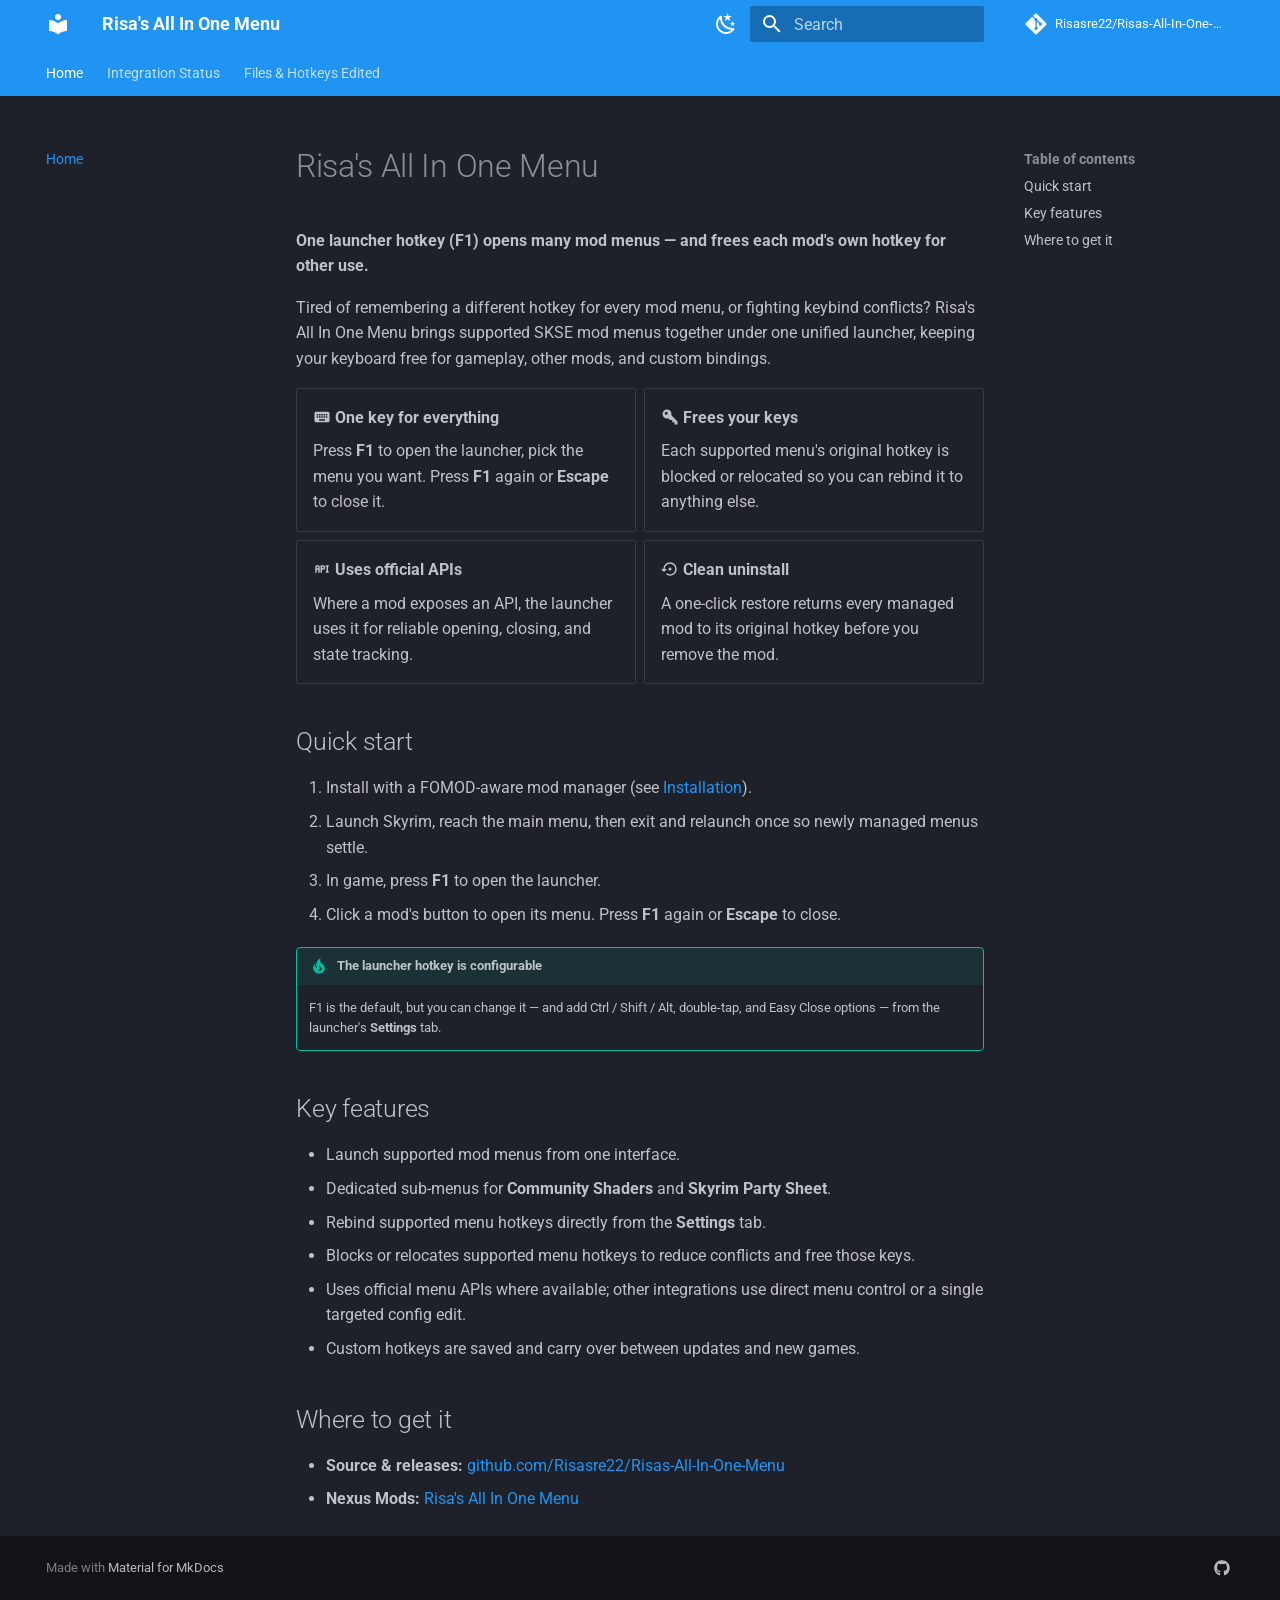
<file: index.html>
<!doctype html>
<html lang="en" class="no-js">
  <head>
    
      <meta charset="utf-8">
      <meta name="viewport" content="width=device-width,initial-scale=1">
      
        <meta name="description" content="One launcher hotkey (F1) opens many mod menus and frees each mod's own hotkey for other use.">
      
      
        <meta name="author" content="Risasre22">
      
      
        <link rel="canonical" href="https://risasre22.github.io/Risas-All-In-One-Menu/">
      
      
      
        <link rel="next" href="integration-ledger/">
      
      
        
      
      
      <link rel="icon" href="assets/images/favicon.png">
      <meta name="generator" content="mkdocs-1.6.1, mkdocs-material-9.7.6">
    
    
      
        <title>Risa's All In One Menu</title>
      
    
    
      <link rel="stylesheet" href="assets/stylesheets/main.484c7ddc.min.css">
      
        
        <link rel="stylesheet" href="assets/stylesheets/palette.ab4e12ef.min.css">
      
      


    
    
      
    
    
      
        
        
        <link rel="preconnect" href="https://fonts.gstatic.com" crossorigin>
        <link rel="stylesheet" href="https://fonts.googleapis.com/css?family=Roboto:300,300i,400,400i,700,700i%7CRoboto+Mono:400,400i,700,700i&display=fallback">
        <style>:root{--md-text-font:"Roboto";--md-code-font:"Roboto Mono"}</style>
      
    
    
      <link rel="stylesheet" href="stylesheets/extra.css">
    
    <script>__md_scope=new URL(".",location),__md_hash=e=>[...e].reduce(((e,_)=>(e<<5)-e+_.charCodeAt(0)),0),__md_get=(e,_=localStorage,t=__md_scope)=>JSON.parse(_.getItem(t.pathname+"."+e)),__md_set=(e,_,t=localStorage,a=__md_scope)=>{try{t.setItem(a.pathname+"."+e,JSON.stringify(_))}catch(e){}}</script>
    
      

    
    
  </head>
  
  
    
    
      
    
    
    
    
    <body dir="ltr" data-md-color-scheme="slate" data-md-color-primary="blue" data-md-color-accent="light-blue">
  
    
    <input class="md-toggle" data-md-toggle="drawer" type="checkbox" id="__drawer" autocomplete="off">
    <input class="md-toggle" data-md-toggle="search" type="checkbox" id="__search" autocomplete="off">
    <label class="md-overlay" for="__drawer"></label>
    <div data-md-component="skip">
      
        
        <a href="#risas-all-in-one-menu" class="md-skip">
          Skip to content
        </a>
      
    </div>
    <div data-md-component="announce">
      
    </div>
    
    
      

<header class="md-header" data-md-component="header">
  <nav class="md-header__inner md-grid" aria-label="Header">
    <a href="." title="Risa&#39;s All In One Menu" class="md-header__button md-logo" aria-label="Risa's All In One Menu" data-md-component="logo">
      
  
  <svg xmlns="http://www.w3.org/2000/svg" viewBox="0 0 24 24"><path d="M12 8a3 3 0 0 0 3-3 3 3 0 0 0-3-3 3 3 0 0 0-3 3 3 3 0 0 0 3 3m0 3.54C9.64 9.35 6.5 8 3 8v11c3.5 0 6.64 1.35 9 3.54 2.36-2.19 5.5-3.54 9-3.54V8c-3.5 0-6.64 1.35-9 3.54"/></svg>

    </a>
    <label class="md-header__button md-icon" for="__drawer">
      
      <svg xmlns="http://www.w3.org/2000/svg" viewBox="0 0 24 24"><path d="M3 6h18v2H3zm0 5h18v2H3zm0 5h18v2H3z"/></svg>
    </label>
    <div class="md-header__title" data-md-component="header-title">
      <div class="md-header__ellipsis">
        <div class="md-header__topic">
          <span class="md-ellipsis">
            Risa's All In One Menu
          </span>
        </div>
        <div class="md-header__topic" data-md-component="header-topic">
          <span class="md-ellipsis">
            
              Home
            
          </span>
        </div>
      </div>
    </div>
    
      
        <form class="md-header__option" data-md-component="palette">
  
    
    
    
    <input class="md-option" data-md-color-media="" data-md-color-scheme="slate" data-md-color-primary="blue" data-md-color-accent="light-blue"  aria-label="Switch to light mode"  type="radio" name="__palette" id="__palette_0">
    
      <label class="md-header__button md-icon" title="Switch to light mode" for="__palette_1" hidden>
        <svg xmlns="http://www.w3.org/2000/svg" viewBox="0 0 24 24"><path d="m17.75 4.09-2.53 1.94.91 3.06-2.63-1.81-2.63 1.81.91-3.06-2.53-1.94L12.44 4l1.06-3 1.06 3zm3.5 6.91-1.64 1.25.59 1.98-1.7-1.17-1.7 1.17.59-1.98L15.75 11l2.06-.05L18.5 9l.69 1.95zm-2.28 4.95c.83-.08 1.72 1.1 1.19 1.85-.32.45-.66.87-1.08 1.27C15.17 23 8.84 23 4.94 19.07c-3.91-3.9-3.91-10.24 0-14.14.4-.4.82-.76 1.27-1.08.75-.53 1.93.36 1.85 1.19-.27 2.86.69 5.83 2.89 8.02a9.96 9.96 0 0 0 8.02 2.89m-1.64 2.02a12.08 12.08 0 0 1-7.8-3.47c-2.17-2.19-3.33-5-3.49-7.82-2.81 3.14-2.7 7.96.31 10.98 3.02 3.01 7.84 3.12 10.98.31"/></svg>
      </label>
    
  
    
    
    
    <input class="md-option" data-md-color-media="" data-md-color-scheme="default" data-md-color-primary="blue" data-md-color-accent="blue"  aria-label="Switch to dark mode"  type="radio" name="__palette" id="__palette_1">
    
      <label class="md-header__button md-icon" title="Switch to dark mode" for="__palette_0" hidden>
        <svg xmlns="http://www.w3.org/2000/svg" viewBox="0 0 24 24"><path d="M12 7a5 5 0 0 1 5 5 5 5 0 0 1-5 5 5 5 0 0 1-5-5 5 5 0 0 1 5-5m0 2a3 3 0 0 0-3 3 3 3 0 0 0 3 3 3 3 0 0 0 3-3 3 3 0 0 0-3-3m0-7 2.39 3.42C13.65 5.15 12.84 5 12 5s-1.65.15-2.39.42zM3.34 7l4.16-.35A7.2 7.2 0 0 0 5.94 8.5c-.44.74-.69 1.5-.83 2.29zm.02 10 1.76-3.77a7.131 7.131 0 0 0 2.38 4.14zM20.65 7l-1.77 3.79a7.02 7.02 0 0 0-2.38-4.15zm-.01 10-4.14.36c.59-.51 1.12-1.14 1.54-1.86.42-.73.69-1.5.83-2.29zM12 22l-2.41-3.44c.74.27 1.55.44 2.41.44.82 0 1.63-.17 2.37-.44z"/></svg>
      </label>
    
  
</form>
      
    
    
      <script>var palette=__md_get("__palette");if(palette&&palette.color){if("(prefers-color-scheme)"===palette.color.media){var media=matchMedia("(prefers-color-scheme: light)"),input=document.querySelector(media.matches?"[data-md-color-media='(prefers-color-scheme: light)']":"[data-md-color-media='(prefers-color-scheme: dark)']");palette.color.media=input.getAttribute("data-md-color-media"),palette.color.scheme=input.getAttribute("data-md-color-scheme"),palette.color.primary=input.getAttribute("data-md-color-primary"),palette.color.accent=input.getAttribute("data-md-color-accent")}for(var[key,value]of Object.entries(palette.color))document.body.setAttribute("data-md-color-"+key,value)}</script>
    
    
    
      
      
        <label class="md-header__button md-icon" for="__search">
          
          <svg xmlns="http://www.w3.org/2000/svg" viewBox="0 0 24 24"><path d="M9.5 3A6.5 6.5 0 0 1 16 9.5c0 1.61-.59 3.09-1.56 4.23l.27.27h.79l5 5-1.5 1.5-5-5v-.79l-.27-.27A6.52 6.52 0 0 1 9.5 16 6.5 6.5 0 0 1 3 9.5 6.5 6.5 0 0 1 9.5 3m0 2C7 5 5 7 5 9.5S7 14 9.5 14 14 12 14 9.5 12 5 9.5 5"/></svg>
        </label>
        <div class="md-search" data-md-component="search" role="dialog">
  <label class="md-search__overlay" for="__search"></label>
  <div class="md-search__inner" role="search">
    <form class="md-search__form" name="search">
      <input type="text" class="md-search__input" name="query" aria-label="Search" placeholder="Search" autocapitalize="off" autocorrect="off" autocomplete="off" spellcheck="false" data-md-component="search-query" required>
      <label class="md-search__icon md-icon" for="__search">
        
        <svg xmlns="http://www.w3.org/2000/svg" viewBox="0 0 24 24"><path d="M9.5 3A6.5 6.5 0 0 1 16 9.5c0 1.61-.59 3.09-1.56 4.23l.27.27h.79l5 5-1.5 1.5-5-5v-.79l-.27-.27A6.52 6.52 0 0 1 9.5 16 6.5 6.5 0 0 1 3 9.5 6.5 6.5 0 0 1 9.5 3m0 2C7 5 5 7 5 9.5S7 14 9.5 14 14 12 14 9.5 12 5 9.5 5"/></svg>
        
        <svg xmlns="http://www.w3.org/2000/svg" viewBox="0 0 24 24"><path d="M20 11v2H8l5.5 5.5-1.42 1.42L4.16 12l7.92-7.92L13.5 5.5 8 11z"/></svg>
      </label>
      <nav class="md-search__options" aria-label="Search">
        
        <button type="reset" class="md-search__icon md-icon" title="Clear" aria-label="Clear" tabindex="-1">
          
          <svg xmlns="http://www.w3.org/2000/svg" viewBox="0 0 24 24"><path d="M19 6.41 17.59 5 12 10.59 6.41 5 5 6.41 10.59 12 5 17.59 6.41 19 12 13.41 17.59 19 19 17.59 13.41 12z"/></svg>
        </button>
      </nav>
      
        <div class="md-search__suggest" data-md-component="search-suggest"></div>
      
    </form>
    <div class="md-search__output">
      <div class="md-search__scrollwrap" tabindex="0" data-md-scrollfix>
        <div class="md-search-result" data-md-component="search-result">
          <div class="md-search-result__meta">
            Initializing search
          </div>
          <ol class="md-search-result__list" role="presentation"></ol>
        </div>
      </div>
    </div>
  </div>
</div>
      
    
    
      <div class="md-header__source">
        <a href="https://github.com/Risasre22/Risas-All-In-One-Menu" title="Go to repository" class="md-source" data-md-component="source">
  <div class="md-source__icon md-icon">
    
    <svg xmlns="http://www.w3.org/2000/svg" viewBox="0 0 448 512"><!--! Font Awesome Free 7.1.0 by @fontawesome - https://fontawesome.com License - https://fontawesome.com/license/free (Icons: CC BY 4.0, Fonts: SIL OFL 1.1, Code: MIT License) Copyright 2025 Fonticons, Inc.--><path d="M439.6 236.1 244 40.5c-5.4-5.5-12.8-8.5-20.4-8.5s-15 3-20.4 8.4L162.5 81l51.5 51.5c27.1-9.1 52.7 16.8 43.4 43.7l49.7 49.7c34.2-11.8 61.2 31 35.5 56.7-26.5 26.5-70.2-2.9-56-37.3L240.3 199v121.9c25.3 12.5 22.3 41.8 9.1 55-6.4 6.4-15.2 10.1-24.3 10.1s-17.8-3.6-24.3-10.1c-17.6-17.6-11.1-46.9 11.2-56v-123c-20.8-8.5-24.6-30.7-18.6-45L142.6 101 8.5 235.1C3 240.6 0 247.9 0 255.5s3 15 8.5 20.4l195.6 195.7c5.4 5.4 12.7 8.4 20.4 8.4s15-3 20.4-8.4l194.7-194.7c5.4-5.4 8.4-12.8 8.4-20.4s-3-15-8.4-20.4"/></svg>
  </div>
  <div class="md-source__repository">
    Risasre22/Risas-All-In-One-Menu
  </div>
</a>
      </div>
    
  </nav>
  
</header>
    
    <div class="md-container" data-md-component="container">
      
      
        
          
            
<nav class="md-tabs" aria-label="Tabs" data-md-component="tabs">
  <div class="md-grid">
    <ul class="md-tabs__list">
      
        
  
  
  
    
  
  
    <li class="md-tabs__item md-tabs__item--active">
      <a href="." class="md-tabs__link">
        
  
  
    
  
  Home

      </a>
    </li>
  

      
        
  
  
  
  
    <li class="md-tabs__item">
      <a href="integration-ledger/" class="md-tabs__link">
        
  
  
    
  
  Integration Status

      </a>
    </li>
  

      
        
  
  
  
  
    <li class="md-tabs__item">
      <a href="files-and-hotkeys/" class="md-tabs__link">
        
  
  
    
  
  Files & Hotkeys Edited

      </a>
    </li>
  

      
    </ul>
  </div>
</nav>
          
        
      
      <main class="md-main" data-md-component="main">
        <div class="md-main__inner md-grid">
          
            
              
              <div class="md-sidebar md-sidebar--primary" data-md-component="sidebar" data-md-type="navigation" >
                <div class="md-sidebar__scrollwrap">
                  <div class="md-sidebar__inner">
                    


  


<nav class="md-nav md-nav--primary md-nav--lifted" aria-label="Navigation" data-md-level="0">
  <label class="md-nav__title" for="__drawer">
    <a href="." title="Risa&#39;s All In One Menu" class="md-nav__button md-logo" aria-label="Risa's All In One Menu" data-md-component="logo">
      
  
  <svg xmlns="http://www.w3.org/2000/svg" viewBox="0 0 24 24"><path d="M12 8a3 3 0 0 0 3-3 3 3 0 0 0-3-3 3 3 0 0 0-3 3 3 3 0 0 0 3 3m0 3.54C9.64 9.35 6.5 8 3 8v11c3.5 0 6.64 1.35 9 3.54 2.36-2.19 5.5-3.54 9-3.54V8c-3.5 0-6.64 1.35-9 3.54"/></svg>

    </a>
    Risa's All In One Menu
  </label>
  
    <div class="md-nav__source">
      <a href="https://github.com/Risasre22/Risas-All-In-One-Menu" title="Go to repository" class="md-source" data-md-component="source">
  <div class="md-source__icon md-icon">
    
    <svg xmlns="http://www.w3.org/2000/svg" viewBox="0 0 448 512"><!--! Font Awesome Free 7.1.0 by @fontawesome - https://fontawesome.com License - https://fontawesome.com/license/free (Icons: CC BY 4.0, Fonts: SIL OFL 1.1, Code: MIT License) Copyright 2025 Fonticons, Inc.--><path d="M439.6 236.1 244 40.5c-5.4-5.5-12.8-8.5-20.4-8.5s-15 3-20.4 8.4L162.5 81l51.5 51.5c27.1-9.1 52.7 16.8 43.4 43.7l49.7 49.7c34.2-11.8 61.2 31 35.5 56.7-26.5 26.5-70.2-2.9-56-37.3L240.3 199v121.9c25.3 12.5 22.3 41.8 9.1 55-6.4 6.4-15.2 10.1-24.3 10.1s-17.8-3.6-24.3-10.1c-17.6-17.6-11.1-46.9 11.2-56v-123c-20.8-8.5-24.6-30.7-18.6-45L142.6 101 8.5 235.1C3 240.6 0 247.9 0 255.5s3 15 8.5 20.4l195.6 195.7c5.4 5.4 12.7 8.4 20.4 8.4s15-3 20.4-8.4l194.7-194.7c5.4-5.4 8.4-12.8 8.4-20.4s-3-15-8.4-20.4"/></svg>
  </div>
  <div class="md-source__repository">
    Risasre22/Risas-All-In-One-Menu
  </div>
</a>
    </div>
  
  <ul class="md-nav__list" data-md-scrollfix>
    
      
      
  
  
    
  
  
  
    <li class="md-nav__item md-nav__item--active">
      
      <input class="md-nav__toggle md-toggle" type="checkbox" id="__toc">
      
      
        
      
      
        <label class="md-nav__link md-nav__link--active" for="__toc">
          
  
  
  <span class="md-ellipsis">
    
  
    Home
  

    
  </span>
  
  

          <span class="md-nav__icon md-icon"></span>
        </label>
      
      <a href="." class="md-nav__link md-nav__link--active">
        
  
  
  <span class="md-ellipsis">
    
  
    Home
  

    
  </span>
  
  

      </a>
      
        

<nav class="md-nav md-nav--secondary" aria-label="Table of contents">
  
  
  
    
  
  
    <label class="md-nav__title" for="__toc">
      <span class="md-nav__icon md-icon"></span>
      Table of contents
    </label>
    <ul class="md-nav__list" data-md-component="toc" data-md-scrollfix>
      
        <li class="md-nav__item">
  <a href="#quick-start" class="md-nav__link">
    <span class="md-ellipsis">
      
        Quick start
      
    </span>
  </a>
  
</li>
      
        <li class="md-nav__item">
  <a href="#key-features" class="md-nav__link">
    <span class="md-ellipsis">
      
        Key features
      
    </span>
  </a>
  
</li>
      
        <li class="md-nav__item">
  <a href="#where-to-get-it" class="md-nav__link">
    <span class="md-ellipsis">
      
        Where to get it
      
    </span>
  </a>
  
</li>
      
    </ul>
  
</nav>
      
    </li>
  

    
      
      
  
  
  
  
    <li class="md-nav__item">
      <a href="integration-ledger/" class="md-nav__link">
        
  
  
  <span class="md-ellipsis">
    
  
    Integration Status
  

    
  </span>
  
  

      </a>
    </li>
  

    
      
      
  
  
  
  
    <li class="md-nav__item">
      <a href="files-and-hotkeys/" class="md-nav__link">
        
  
  
  <span class="md-ellipsis">
    
  
    Files & Hotkeys Edited
  

    
  </span>
  
  

      </a>
    </li>
  

    
  </ul>
</nav>
                  </div>
                </div>
              </div>
            
            
              
              <div class="md-sidebar md-sidebar--secondary" data-md-component="sidebar" data-md-type="toc" >
                <div class="md-sidebar__scrollwrap">
                  <div class="md-sidebar__inner">
                    

<nav class="md-nav md-nav--secondary" aria-label="Table of contents">
  
  
  
    
  
  
    <label class="md-nav__title" for="__toc">
      <span class="md-nav__icon md-icon"></span>
      Table of contents
    </label>
    <ul class="md-nav__list" data-md-component="toc" data-md-scrollfix>
      
        <li class="md-nav__item">
  <a href="#quick-start" class="md-nav__link">
    <span class="md-ellipsis">
      
        Quick start
      
    </span>
  </a>
  
</li>
      
        <li class="md-nav__item">
  <a href="#key-features" class="md-nav__link">
    <span class="md-ellipsis">
      
        Key features
      
    </span>
  </a>
  
</li>
      
        <li class="md-nav__item">
  <a href="#where-to-get-it" class="md-nav__link">
    <span class="md-ellipsis">
      
        Where to get it
      
    </span>
  </a>
  
</li>
      
    </ul>
  
</nav>
                  </div>
                </div>
              </div>
            
          
          
            <div class="md-content" data-md-component="content">
              
              <article class="md-content__inner md-typeset">
                
                  


  
  


<h1 id="risas-all-in-one-menu">Risa's All In One Menu<a class="headerlink" href="#risas-all-in-one-menu" title="Permanent link">&para;</a></h1>
<p><strong>One launcher hotkey (F1) opens many mod menus — and frees each mod's own hotkey for other use.</strong></p>
<p>Tired of remembering a different hotkey for every mod menu, or fighting keybind conflicts? Risa's All In One Menu brings supported SKSE mod menus together under one unified launcher, keeping your keyboard free for gameplay, other mods, and custom bindings.</p>
<div class="grid cards">
<ul>
<li>
<p><span class="twemoji"><svg xmlns="http://www.w3.org/2000/svg" viewBox="0 0 24 24"><path d="M19 10h-2V8h2m0 5h-2v-2h2m-3-1h-2V8h2m0 5h-2v-2h2m0 6H8v-2h8m-9-5H5V8h2m0 5H5v-2h2m1 0h2v2H8m0-5h2v2H8m3 1h2v2h-2m0-5h2v2h-2m9-5H4c-1.11 0-2 .89-2 2v10a2 2 0 0 0 2 2h16a2 2 0 0 0 2-2V7a2 2 0 0 0-2-2"/></svg></span> <strong>One key for everything</strong></p>
<p>Press <strong>F1</strong> to open the launcher, pick the menu you want. Press <strong>F1</strong> again or <strong>Escape</strong> to close it.</p>
</li>
<li>
<p><span class="twemoji"><svg xmlns="http://www.w3.org/2000/svg" viewBox="0 0 24 24"><path d="M22 18v4h-4v-3h-3v-3h-3l-2.26-2.26c-.55.17-1.13.26-1.74.26a6 6 0 0 1-6-6 6 6 0 0 1 6-6 6 6 0 0 1 6 6c0 .61-.09 1.19-.26 1.74zM7 5a2 2 0 0 0-2 2 2 2 0 0 0 2 2 2 2 0 0 0 2-2 2 2 0 0 0-2-2"/></svg></span> <strong>Frees your keys</strong></p>
<p>Each supported menu's original hotkey is blocked or relocated so you can rebind it to anything else.</p>
</li>
<li>
<p><span class="twemoji"><svg xmlns="http://www.w3.org/2000/svg" viewBox="0 0 24 24"><path d="M7 7H5a2 2 0 0 0-2 2v8h2v-4h2v4h2V9a2 2 0 0 0-2-2m0 4H5V9h2m7-2h-4v10h2v-4h2a2 2 0 0 0 2-2V9a2 2 0 0 0-2-2m0 4h-2V9h2m6 0v6h1v2h-4v-2h1V9h-1V7h4v2Z"/></svg></span> <strong>Uses official APIs</strong></p>
<p>Where a mod exposes an API, the launcher uses it for reliable opening, closing, and state tracking.</p>
</li>
<li>
<p><span class="twemoji"><svg xmlns="http://www.w3.org/2000/svg" viewBox="0 0 24 24"><path d="M12 3a9 9 0 0 0-9 9H0l4 4 4-4H5a7 7 0 0 1 7-7 7 7 0 0 1 7 7 7 7 0 0 1-7 7c-1.5 0-2.91-.5-4.06-1.3L6.5 19.14A9.1 9.1 0 0 0 12 21a9 9 0 0 0 9-9 9 9 0 0 0-9-9m2 9a2 2 0 0 0-2-2 2 2 0 0 0-2 2 2 2 0 0 0 2 2 2 2 0 0 0 2-2"/></svg></span> <strong>Clean uninstall</strong></p>
<p>A one-click restore returns every managed mod to its original hotkey before you remove the mod.</p>
</li>
</ul>
</div>
<h2 id="quick-start">Quick start<a class="headerlink" href="#quick-start" title="Permanent link">&para;</a></h2>
<ol>
<li>Install with a FOMOD-aware mod manager (see <a href="installation/">Installation</a>).</li>
<li>Launch Skyrim, reach the main menu, then exit and relaunch once so newly managed menus settle.</li>
<li>In game, press <strong>F1</strong> to open the launcher.</li>
<li>Click a mod's button to open its menu. Press <strong>F1</strong> again or <strong>Escape</strong> to close.</li>
</ol>
<div class="admonition tip">
<p class="admonition-title">The launcher hotkey is configurable</p>
<p>F1 is the default, but you can change it — and add Ctrl / Shift / Alt, double-tap, and Easy Close options — from the launcher's <strong>Settings</strong> tab.</p>
</div>
<h2 id="key-features">Key features<a class="headerlink" href="#key-features" title="Permanent link">&para;</a></h2>
<ul>
<li>Launch supported mod menus from one interface.</li>
<li>Dedicated sub-menus for <strong>Community Shaders</strong> and <strong>Skyrim Party Sheet</strong>.</li>
<li>Rebind supported menu hotkeys directly from the <strong>Settings</strong> tab.</li>
<li>Blocks or relocates supported menu hotkeys to reduce conflicts and free those keys.</li>
<li>Uses official menu APIs where available; other integrations use direct menu control or a single targeted config edit.</li>
<li>Custom hotkeys are saved and carry over between updates and new games.</li>
</ul>
<h2 id="where-to-get-it">Where to get it<a class="headerlink" href="#where-to-get-it" title="Permanent link">&para;</a></h2>
<ul>
<li><strong>Source &amp; releases:</strong> <a href="https://github.com/Risasre22/Risas-All-In-One-Menu">github.com/Risasre22/Risas-All-In-One-Menu</a></li>
<li><strong>Nexus Mods:</strong> <a href="https://www.nexusmods.com/skyrimspecialedition/mods/183829">Risa's All In One Menu</a></li>
</ul>












                
              </article>
            </div>
          
          
<script>var target=document.getElementById(location.hash.slice(1));target&&target.name&&(target.checked=target.name.startsWith("__tabbed_"))</script>
        </div>
        
          <button type="button" class="md-top md-icon" data-md-component="top" hidden>
  
  <svg xmlns="http://www.w3.org/2000/svg" viewBox="0 0 24 24"><path d="M13 20h-2V8l-5.5 5.5-1.42-1.42L12 4.16l7.92 7.92-1.42 1.42L13 8z"/></svg>
  Back to top
</button>
        
      </main>
      
        <footer class="md-footer">
  
  <div class="md-footer-meta md-typeset">
    <div class="md-footer-meta__inner md-grid">
      <div class="md-copyright">
  
  
    Made with
    <a href="https://squidfunk.github.io/mkdocs-material/" target="_blank" rel="noopener">
      Material for MkDocs
    </a>
  
</div>
      
        
<div class="md-social">
  
    
    
    
    
      
      
    
    <a href="https://github.com/Risasre22/Risas-All-In-One-Menu" target="_blank" rel="noopener" title="github.com" class="md-social__link">
      <svg xmlns="http://www.w3.org/2000/svg" viewBox="0 0 512 512"><!--! Font Awesome Free 7.1.0 by @fontawesome - https://fontawesome.com License - https://fontawesome.com/license/free (Icons: CC BY 4.0, Fonts: SIL OFL 1.1, Code: MIT License) Copyright 2025 Fonticons, Inc.--><path d="M173.9 397.4c0 2-2.3 3.6-5.2 3.6-3.3.3-5.6-1.3-5.6-3.6 0-2 2.3-3.6 5.2-3.6 3-.3 5.6 1.3 5.6 3.6m-31.1-4.5c-.7 2 1.3 4.3 4.3 4.9 2.6 1 5.6 0 6.2-2s-1.3-4.3-4.3-5.2c-2.6-.7-5.5.3-6.2 2.3m44.2-1.7c-2.9.7-4.9 2.6-4.6 4.9.3 2 2.9 3.3 5.9 2.6 2.9-.7 4.9-2.6 4.6-4.6-.3-1.9-3-3.2-5.9-2.9M252.8 8C114.1 8 8 113.3 8 252c0 110.9 69.8 205.8 169.5 239.2 12.8 2.3 17.3-5.6 17.3-12.1 0-6.2-.3-40.4-.3-61.4 0 0-70 15-84.7-29.8 0 0-11.4-29.1-27.8-36.6 0 0-22.9-15.7 1.6-15.4 0 0 24.9 2 38.6 25.8 21.9 38.6 58.6 27.5 72.9 20.9 2.3-16 8.8-27.1 16-33.7-55.9-6.2-112.3-14.3-112.3-110.5 0-27.5 7.6-41.3 23.6-58.9-2.6-6.5-11.1-33.3 2.6-67.9 20.9-6.5 69 27 69 27 20-5.6 41.5-8.5 62.8-8.5s42.8 2.9 62.8 8.5c0 0 48.1-33.6 69-27 13.7 34.7 5.2 61.4 2.6 67.9 16 17.7 25.8 31.5 25.8 58.9 0 96.5-58.9 104.2-114.8 110.5 9.2 7.9 17 22.9 17 46.4 0 33.7-.3 75.4-.3 83.6 0 6.5 4.6 14.4 17.3 12.1C436.2 457.8 504 362.9 504 252 504 113.3 391.5 8 252.8 8M105.2 352.9c-1.3 1-1 3.3.7 5.2 1.6 1.6 3.9 2.3 5.2 1 1.3-1 1-3.3-.7-5.2-1.6-1.6-3.9-2.3-5.2-1m-10.8-8.1c-.7 1.3.3 2.9 2.3 3.9 1.6 1 3.6.7 4.3-.7.7-1.3-.3-2.9-2.3-3.9-2-.6-3.6-.3-4.3.7m32.4 35.6c-1.6 1.3-1 4.3 1.3 6.2 2.3 2.3 5.2 2.6 6.5 1 1.3-1.3.7-4.3-1.3-6.2-2.2-2.3-5.2-2.6-6.5-1m-11.4-14.7c-1.6 1-1.6 3.6 0 5.9s4.3 3.3 5.6 2.3c1.6-1.3 1.6-3.9 0-6.2-1.4-2.3-4-3.3-5.6-2"/></svg>
    </a>
  
</div>
      
    </div>
  </div>
</footer>
      
    </div>
    <div class="md-dialog" data-md-component="dialog">
      <div class="md-dialog__inner md-typeset"></div>
    </div>
    
    
    
      
      
      <script id="__config" type="application/json">{"annotate": null, "base": ".", "features": ["navigation.tabs", "navigation.top", "navigation.instant", "navigation.tracking", "search.suggest", "search.highlight", "content.code.copy"], "search": "assets/javascripts/workers/search.2c215733.min.js", "tags": null, "translations": {"clipboard.copied": "Copied to clipboard", "clipboard.copy": "Copy to clipboard", "search.result.more.one": "1 more on this page", "search.result.more.other": "# more on this page", "search.result.none": "No matching documents", "search.result.one": "1 matching document", "search.result.other": "# matching documents", "search.result.placeholder": "Type to start searching", "search.result.term.missing": "Missing", "select.version": "Select version"}, "version": null}</script>
    
    
      <script src="assets/javascripts/bundle.79ae519e.min.js"></script>
      
    
  </body>
</html>
</file>
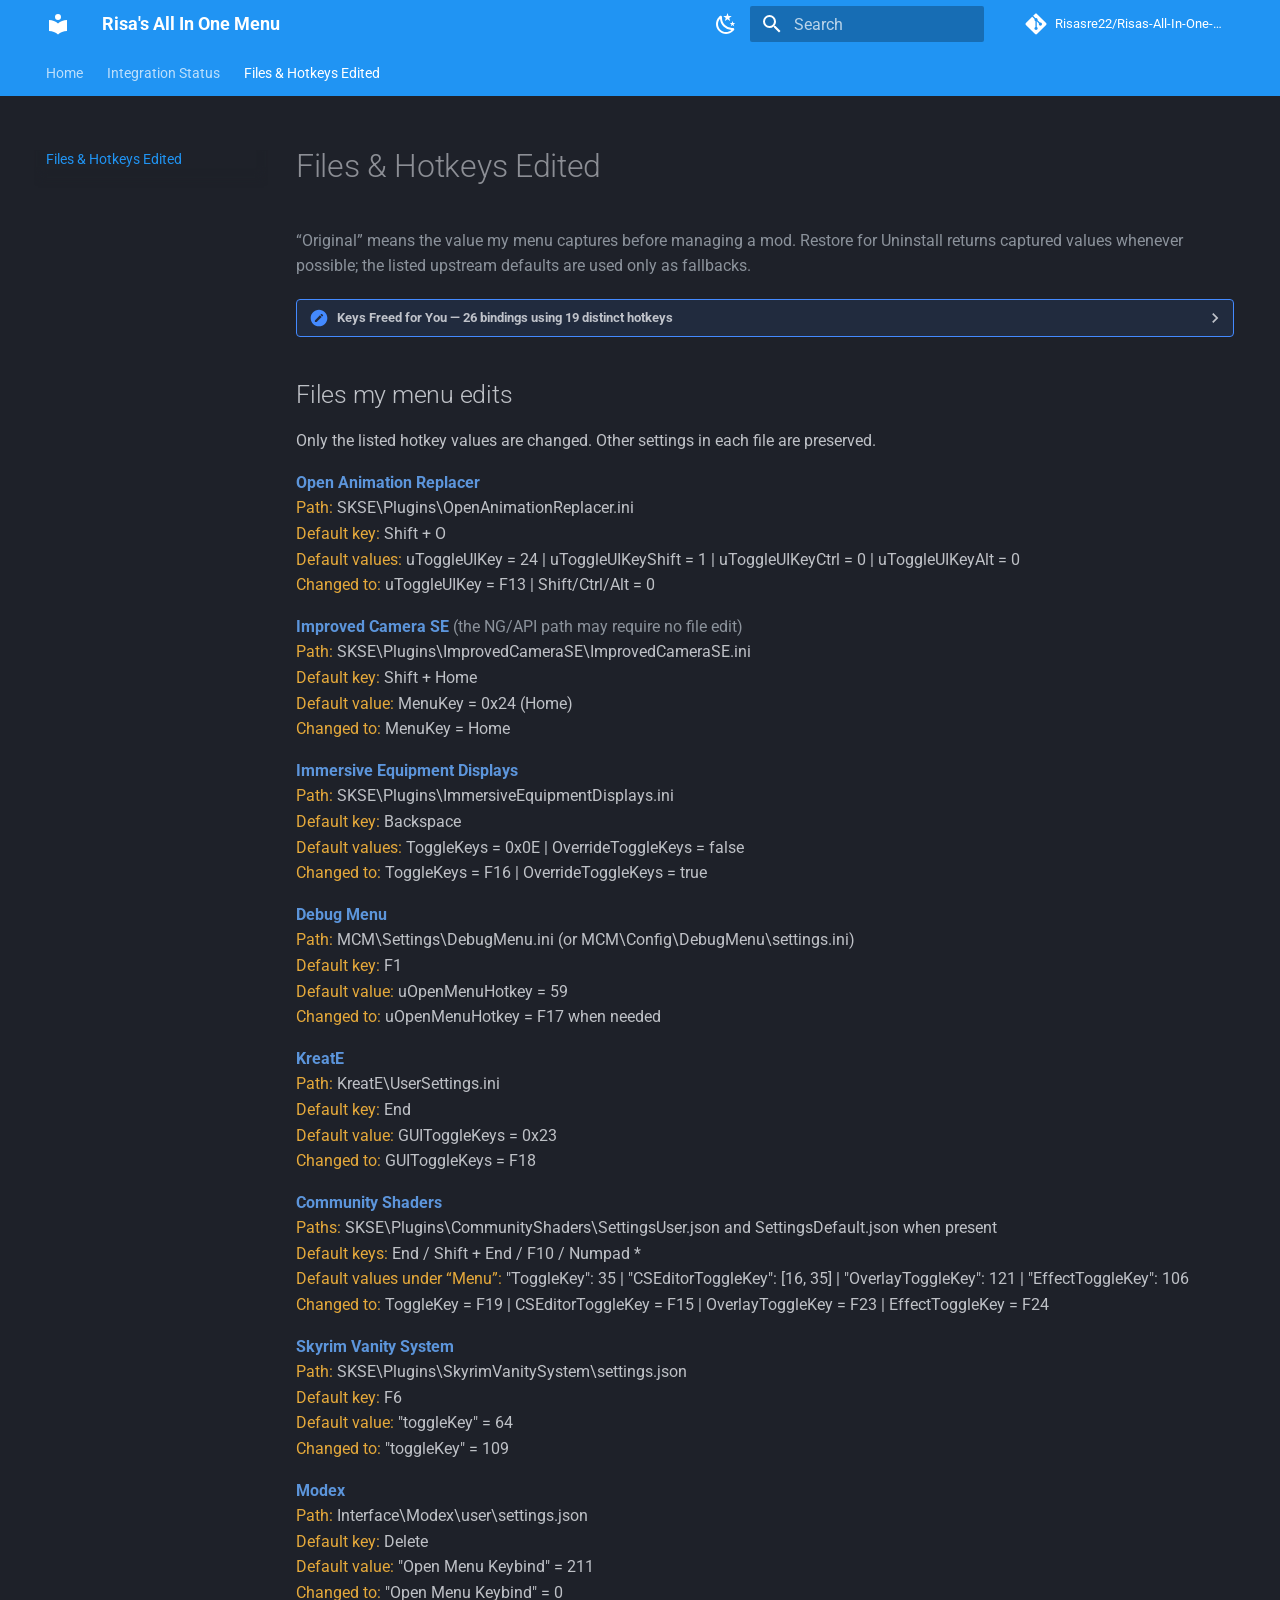
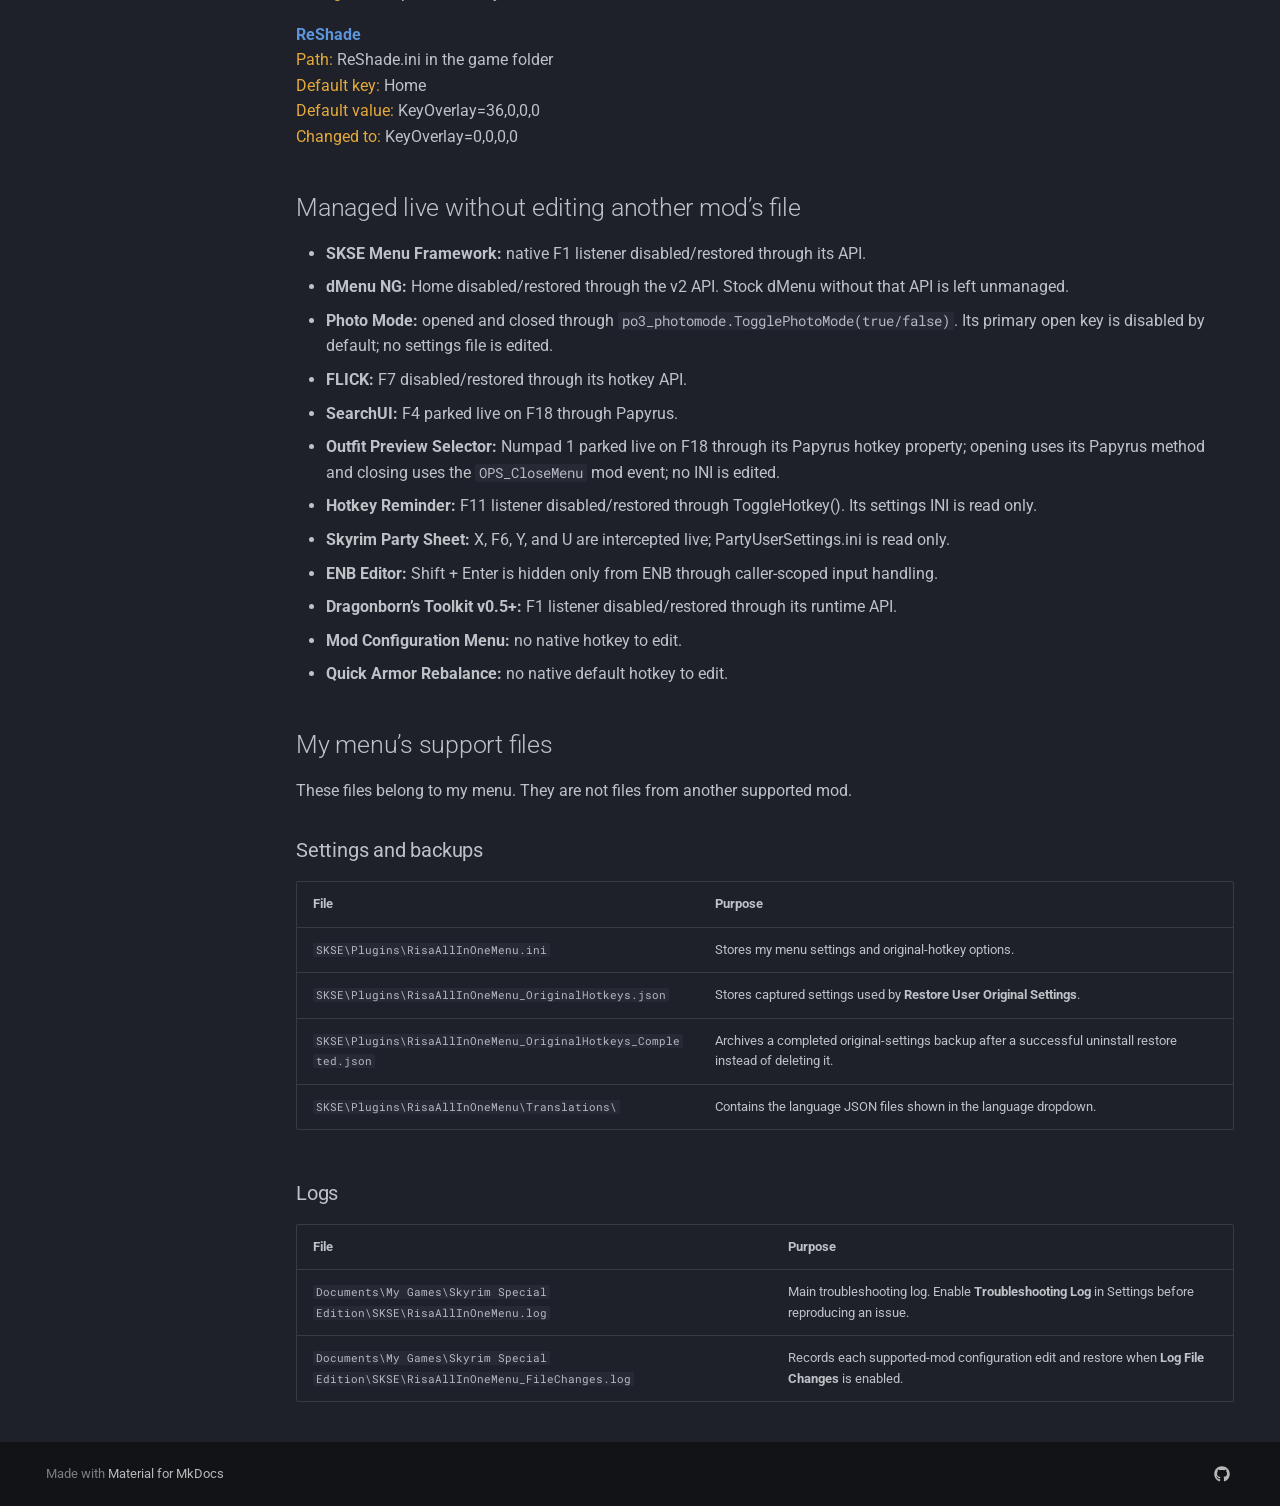
<file: files-and-hotkeys/index.html>
<!doctype html>
<html lang="en" class="no-js">
  <head>
    
      <meta charset="utf-8">
      <meta name="viewport" content="width=device-width,initial-scale=1">
      
        <meta name="description" content="One launcher hotkey (F1) opens many mod menus and frees each mod's own hotkey for other use.">
      
      
        <meta name="author" content="Risasre22">
      
      
        <link rel="canonical" href="https://risasre22.github.io/Risas-All-In-One-Menu/files-and-hotkeys/">
      
      
        <link rel="prev" href="../integration-ledger/">
      
      
      
        
      
      
      <link rel="icon" href="../assets/images/favicon.png">
      <meta name="generator" content="mkdocs-1.6.1, mkdocs-material-9.7.6">
    
    
      
        <title>Files & Hotkeys Edited - Risa's All In One Menu</title>
      
    
    
      <link rel="stylesheet" href="../assets/stylesheets/main.484c7ddc.min.css">
      
        
        <link rel="stylesheet" href="../assets/stylesheets/palette.ab4e12ef.min.css">
      
      


    
    
      
    
    
      
        
        
        <link rel="preconnect" href="https://fonts.gstatic.com" crossorigin>
        <link rel="stylesheet" href="https://fonts.googleapis.com/css?family=Roboto:300,300i,400,400i,700,700i%7CRoboto+Mono:400,400i,700,700i&display=fallback">
        <style>:root{--md-text-font:"Roboto";--md-code-font:"Roboto Mono"}</style>
      
    
    
      <link rel="stylesheet" href="../stylesheets/extra.css">
    
    <script>__md_scope=new URL("..",location),__md_hash=e=>[...e].reduce(((e,_)=>(e<<5)-e+_.charCodeAt(0)),0),__md_get=(e,_=localStorage,t=__md_scope)=>JSON.parse(_.getItem(t.pathname+"."+e)),__md_set=(e,_,t=localStorage,a=__md_scope)=>{try{t.setItem(a.pathname+"."+e,JSON.stringify(_))}catch(e){}}</script>
    
      

    
    
  </head>
  
  
    
    
      
    
    
    
    
    <body dir="ltr" data-md-color-scheme="slate" data-md-color-primary="blue" data-md-color-accent="light-blue">
  
    
    <input class="md-toggle" data-md-toggle="drawer" type="checkbox" id="__drawer" autocomplete="off">
    <input class="md-toggle" data-md-toggle="search" type="checkbox" id="__search" autocomplete="off">
    <label class="md-overlay" for="__drawer"></label>
    <div data-md-component="skip">
      
        
        <a href="#files-hotkeys-edited" class="md-skip">
          Skip to content
        </a>
      
    </div>
    <div data-md-component="announce">
      
    </div>
    
    
      

<header class="md-header" data-md-component="header">
  <nav class="md-header__inner md-grid" aria-label="Header">
    <a href=".." title="Risa&#39;s All In One Menu" class="md-header__button md-logo" aria-label="Risa's All In One Menu" data-md-component="logo">
      
  
  <svg xmlns="http://www.w3.org/2000/svg" viewBox="0 0 24 24"><path d="M12 8a3 3 0 0 0 3-3 3 3 0 0 0-3-3 3 3 0 0 0-3 3 3 3 0 0 0 3 3m0 3.54C9.64 9.35 6.5 8 3 8v11c3.5 0 6.64 1.35 9 3.54 2.36-2.19 5.5-3.54 9-3.54V8c-3.5 0-6.64 1.35-9 3.54"/></svg>

    </a>
    <label class="md-header__button md-icon" for="__drawer">
      
      <svg xmlns="http://www.w3.org/2000/svg" viewBox="0 0 24 24"><path d="M3 6h18v2H3zm0 5h18v2H3zm0 5h18v2H3z"/></svg>
    </label>
    <div class="md-header__title" data-md-component="header-title">
      <div class="md-header__ellipsis">
        <div class="md-header__topic">
          <span class="md-ellipsis">
            Risa's All In One Menu
          </span>
        </div>
        <div class="md-header__topic" data-md-component="header-topic">
          <span class="md-ellipsis">
            
              Files & Hotkeys Edited
            
          </span>
        </div>
      </div>
    </div>
    
      
        <form class="md-header__option" data-md-component="palette">
  
    
    
    
    <input class="md-option" data-md-color-media="" data-md-color-scheme="slate" data-md-color-primary="blue" data-md-color-accent="light-blue"  aria-label="Switch to light mode"  type="radio" name="__palette" id="__palette_0">
    
      <label class="md-header__button md-icon" title="Switch to light mode" for="__palette_1" hidden>
        <svg xmlns="http://www.w3.org/2000/svg" viewBox="0 0 24 24"><path d="m17.75 4.09-2.53 1.94.91 3.06-2.63-1.81-2.63 1.81.91-3.06-2.53-1.94L12.44 4l1.06-3 1.06 3zm3.5 6.91-1.64 1.25.59 1.98-1.7-1.17-1.7 1.17.59-1.98L15.75 11l2.06-.05L18.5 9l.69 1.95zm-2.28 4.95c.83-.08 1.72 1.1 1.19 1.85-.32.45-.66.87-1.08 1.27C15.17 23 8.84 23 4.94 19.07c-3.91-3.9-3.91-10.24 0-14.14.4-.4.82-.76 1.27-1.08.75-.53 1.93.36 1.85 1.19-.27 2.86.69 5.83 2.89 8.02a9.96 9.96 0 0 0 8.02 2.89m-1.64 2.02a12.08 12.08 0 0 1-7.8-3.47c-2.17-2.19-3.33-5-3.49-7.82-2.81 3.14-2.7 7.96.31 10.98 3.02 3.01 7.84 3.12 10.98.31"/></svg>
      </label>
    
  
    
    
    
    <input class="md-option" data-md-color-media="" data-md-color-scheme="default" data-md-color-primary="blue" data-md-color-accent="blue"  aria-label="Switch to dark mode"  type="radio" name="__palette" id="__palette_1">
    
      <label class="md-header__button md-icon" title="Switch to dark mode" for="__palette_0" hidden>
        <svg xmlns="http://www.w3.org/2000/svg" viewBox="0 0 24 24"><path d="M12 7a5 5 0 0 1 5 5 5 5 0 0 1-5 5 5 5 0 0 1-5-5 5 5 0 0 1 5-5m0 2a3 3 0 0 0-3 3 3 3 0 0 0 3 3 3 3 0 0 0 3-3 3 3 0 0 0-3-3m0-7 2.39 3.42C13.65 5.15 12.84 5 12 5s-1.65.15-2.39.42zM3.34 7l4.16-.35A7.2 7.2 0 0 0 5.94 8.5c-.44.74-.69 1.5-.83 2.29zm.02 10 1.76-3.77a7.131 7.131 0 0 0 2.38 4.14zM20.65 7l-1.77 3.79a7.02 7.02 0 0 0-2.38-4.15zm-.01 10-4.14.36c.59-.51 1.12-1.14 1.54-1.86.42-.73.69-1.5.83-2.29zM12 22l-2.41-3.44c.74.27 1.55.44 2.41.44.82 0 1.63-.17 2.37-.44z"/></svg>
      </label>
    
  
</form>
      
    
    
      <script>var palette=__md_get("__palette");if(palette&&palette.color){if("(prefers-color-scheme)"===palette.color.media){var media=matchMedia("(prefers-color-scheme: light)"),input=document.querySelector(media.matches?"[data-md-color-media='(prefers-color-scheme: light)']":"[data-md-color-media='(prefers-color-scheme: dark)']");palette.color.media=input.getAttribute("data-md-color-media"),palette.color.scheme=input.getAttribute("data-md-color-scheme"),palette.color.primary=input.getAttribute("data-md-color-primary"),palette.color.accent=input.getAttribute("data-md-color-accent")}for(var[key,value]of Object.entries(palette.color))document.body.setAttribute("data-md-color-"+key,value)}</script>
    
    
    
      
      
        <label class="md-header__button md-icon" for="__search">
          
          <svg xmlns="http://www.w3.org/2000/svg" viewBox="0 0 24 24"><path d="M9.5 3A6.5 6.5 0 0 1 16 9.5c0 1.61-.59 3.09-1.56 4.23l.27.27h.79l5 5-1.5 1.5-5-5v-.79l-.27-.27A6.52 6.52 0 0 1 9.5 16 6.5 6.5 0 0 1 3 9.5 6.5 6.5 0 0 1 9.5 3m0 2C7 5 5 7 5 9.5S7 14 9.5 14 14 12 14 9.5 12 5 9.5 5"/></svg>
        </label>
        <div class="md-search" data-md-component="search" role="dialog">
  <label class="md-search__overlay" for="__search"></label>
  <div class="md-search__inner" role="search">
    <form class="md-search__form" name="search">
      <input type="text" class="md-search__input" name="query" aria-label="Search" placeholder="Search" autocapitalize="off" autocorrect="off" autocomplete="off" spellcheck="false" data-md-component="search-query" required>
      <label class="md-search__icon md-icon" for="__search">
        
        <svg xmlns="http://www.w3.org/2000/svg" viewBox="0 0 24 24"><path d="M9.5 3A6.5 6.5 0 0 1 16 9.5c0 1.61-.59 3.09-1.56 4.23l.27.27h.79l5 5-1.5 1.5-5-5v-.79l-.27-.27A6.52 6.52 0 0 1 9.5 16 6.5 6.5 0 0 1 3 9.5 6.5 6.5 0 0 1 9.5 3m0 2C7 5 5 7 5 9.5S7 14 9.5 14 14 12 14 9.5 12 5 9.5 5"/></svg>
        
        <svg xmlns="http://www.w3.org/2000/svg" viewBox="0 0 24 24"><path d="M20 11v2H8l5.5 5.5-1.42 1.42L4.16 12l7.92-7.92L13.5 5.5 8 11z"/></svg>
      </label>
      <nav class="md-search__options" aria-label="Search">
        
        <button type="reset" class="md-search__icon md-icon" title="Clear" aria-label="Clear" tabindex="-1">
          
          <svg xmlns="http://www.w3.org/2000/svg" viewBox="0 0 24 24"><path d="M19 6.41 17.59 5 12 10.59 6.41 5 5 6.41 10.59 12 5 17.59 6.41 19 12 13.41 17.59 19 19 17.59 13.41 12z"/></svg>
        </button>
      </nav>
      
        <div class="md-search__suggest" data-md-component="search-suggest"></div>
      
    </form>
    <div class="md-search__output">
      <div class="md-search__scrollwrap" tabindex="0" data-md-scrollfix>
        <div class="md-search-result" data-md-component="search-result">
          <div class="md-search-result__meta">
            Initializing search
          </div>
          <ol class="md-search-result__list" role="presentation"></ol>
        </div>
      </div>
    </div>
  </div>
</div>
      
    
    
      <div class="md-header__source">
        <a href="https://github.com/Risasre22/Risas-All-In-One-Menu" title="Go to repository" class="md-source" data-md-component="source">
  <div class="md-source__icon md-icon">
    
    <svg xmlns="http://www.w3.org/2000/svg" viewBox="0 0 448 512"><!--! Font Awesome Free 7.1.0 by @fontawesome - https://fontawesome.com License - https://fontawesome.com/license/free (Icons: CC BY 4.0, Fonts: SIL OFL 1.1, Code: MIT License) Copyright 2025 Fonticons, Inc.--><path d="M439.6 236.1 244 40.5c-5.4-5.5-12.8-8.5-20.4-8.5s-15 3-20.4 8.4L162.5 81l51.5 51.5c27.1-9.1 52.7 16.8 43.4 43.7l49.7 49.7c34.2-11.8 61.2 31 35.5 56.7-26.5 26.5-70.2-2.9-56-37.3L240.3 199v121.9c25.3 12.5 22.3 41.8 9.1 55-6.4 6.4-15.2 10.1-24.3 10.1s-17.8-3.6-24.3-10.1c-17.6-17.6-11.1-46.9 11.2-56v-123c-20.8-8.5-24.6-30.7-18.6-45L142.6 101 8.5 235.1C3 240.6 0 247.9 0 255.5s3 15 8.5 20.4l195.6 195.7c5.4 5.4 12.7 8.4 20.4 8.4s15-3 20.4-8.4l194.7-194.7c5.4-5.4 8.4-12.8 8.4-20.4s-3-15-8.4-20.4"/></svg>
  </div>
  <div class="md-source__repository">
    Risasre22/Risas-All-In-One-Menu
  </div>
</a>
      </div>
    
  </nav>
  
</header>
    
    <div class="md-container" data-md-component="container">
      
      
        
          
            
<nav class="md-tabs" aria-label="Tabs" data-md-component="tabs">
  <div class="md-grid">
    <ul class="md-tabs__list">
      
        
  
  
  
  
    <li class="md-tabs__item">
      <a href=".." class="md-tabs__link">
        
  
  
    
  
  Home

      </a>
    </li>
  

      
        
  
  
  
  
    <li class="md-tabs__item">
      <a href="../integration-ledger/" class="md-tabs__link">
        
  
  
    
  
  Integration Status

      </a>
    </li>
  

      
        
  
  
  
    
  
  
    <li class="md-tabs__item md-tabs__item--active">
      <a href="./" class="md-tabs__link">
        
  
  
    
  
  Files & Hotkeys Edited

      </a>
    </li>
  

      
    </ul>
  </div>
</nav>
          
        
      
      <main class="md-main" data-md-component="main">
        <div class="md-main__inner md-grid">
          
            
              
                
              
              <div class="md-sidebar md-sidebar--primary" data-md-component="sidebar" data-md-type="navigation" >
                <div class="md-sidebar__scrollwrap">
                  <div class="md-sidebar__inner">
                    


  


<nav class="md-nav md-nav--primary md-nav--lifted" aria-label="Navigation" data-md-level="0">
  <label class="md-nav__title" for="__drawer">
    <a href=".." title="Risa&#39;s All In One Menu" class="md-nav__button md-logo" aria-label="Risa's All In One Menu" data-md-component="logo">
      
  
  <svg xmlns="http://www.w3.org/2000/svg" viewBox="0 0 24 24"><path d="M12 8a3 3 0 0 0 3-3 3 3 0 0 0-3-3 3 3 0 0 0-3 3 3 3 0 0 0 3 3m0 3.54C9.64 9.35 6.5 8 3 8v11c3.5 0 6.64 1.35 9 3.54 2.36-2.19 5.5-3.54 9-3.54V8c-3.5 0-6.64 1.35-9 3.54"/></svg>

    </a>
    Risa's All In One Menu
  </label>
  
    <div class="md-nav__source">
      <a href="https://github.com/Risasre22/Risas-All-In-One-Menu" title="Go to repository" class="md-source" data-md-component="source">
  <div class="md-source__icon md-icon">
    
    <svg xmlns="http://www.w3.org/2000/svg" viewBox="0 0 448 512"><!--! Font Awesome Free 7.1.0 by @fontawesome - https://fontawesome.com License - https://fontawesome.com/license/free (Icons: CC BY 4.0, Fonts: SIL OFL 1.1, Code: MIT License) Copyright 2025 Fonticons, Inc.--><path d="M439.6 236.1 244 40.5c-5.4-5.5-12.8-8.5-20.4-8.5s-15 3-20.4 8.4L162.5 81l51.5 51.5c27.1-9.1 52.7 16.8 43.4 43.7l49.7 49.7c34.2-11.8 61.2 31 35.5 56.7-26.5 26.5-70.2-2.9-56-37.3L240.3 199v121.9c25.3 12.5 22.3 41.8 9.1 55-6.4 6.4-15.2 10.1-24.3 10.1s-17.8-3.6-24.3-10.1c-17.6-17.6-11.1-46.9 11.2-56v-123c-20.8-8.5-24.6-30.7-18.6-45L142.6 101 8.5 235.1C3 240.6 0 247.9 0 255.5s3 15 8.5 20.4l195.6 195.7c5.4 5.4 12.7 8.4 20.4 8.4s15-3 20.4-8.4l194.7-194.7c5.4-5.4 8.4-12.8 8.4-20.4s-3-15-8.4-20.4"/></svg>
  </div>
  <div class="md-source__repository">
    Risasre22/Risas-All-In-One-Menu
  </div>
</a>
    </div>
  
  <ul class="md-nav__list" data-md-scrollfix>
    
      
      
  
  
  
  
    <li class="md-nav__item">
      <a href=".." class="md-nav__link">
        
  
  
  <span class="md-ellipsis">
    
  
    Home
  

    
  </span>
  
  

      </a>
    </li>
  

    
      
      
  
  
  
  
    <li class="md-nav__item">
      <a href="../integration-ledger/" class="md-nav__link">
        
  
  
  <span class="md-ellipsis">
    
  
    Integration Status
  

    
  </span>
  
  

      </a>
    </li>
  

    
      
      
  
  
    
  
  
  
    <li class="md-nav__item md-nav__item--active">
      
      <input class="md-nav__toggle md-toggle" type="checkbox" id="__toc">
      
      
        
      
      
        <label class="md-nav__link md-nav__link--active" for="__toc">
          
  
  
  <span class="md-ellipsis">
    
  
    Files & Hotkeys Edited
  

    
  </span>
  
  

          <span class="md-nav__icon md-icon"></span>
        </label>
      
      <a href="./" class="md-nav__link md-nav__link--active">
        
  
  
  <span class="md-ellipsis">
    
  
    Files & Hotkeys Edited
  

    
  </span>
  
  

      </a>
      
        

<nav class="md-nav md-nav--secondary" aria-label="Table of contents">
  
  
  
    
  
  
    <label class="md-nav__title" for="__toc">
      <span class="md-nav__icon md-icon"></span>
      Table of contents
    </label>
    <ul class="md-nav__list" data-md-component="toc" data-md-scrollfix>
      
        <li class="md-nav__item">
  <a href="#files-my-menu-edits" class="md-nav__link">
    <span class="md-ellipsis">
      
        Files my menu edits
      
    </span>
  </a>
  
</li>
      
        <li class="md-nav__item">
  <a href="#managed-live-without-editing-another-mods-file" class="md-nav__link">
    <span class="md-ellipsis">
      
        Managed live without editing another mod’s file
      
    </span>
  </a>
  
</li>
      
        <li class="md-nav__item">
  <a href="#my-menus-support-files" class="md-nav__link">
    <span class="md-ellipsis">
      
        My menu’s support files
      
    </span>
  </a>
  
    <nav class="md-nav" aria-label="My menu’s support files">
      <ul class="md-nav__list">
        
          <li class="md-nav__item">
  <a href="#settings-and-backups" class="md-nav__link">
    <span class="md-ellipsis">
      
        Settings and backups
      
    </span>
  </a>
  
</li>
        
          <li class="md-nav__item">
  <a href="#logs" class="md-nav__link">
    <span class="md-ellipsis">
      
        Logs
      
    </span>
  </a>
  
</li>
        
      </ul>
    </nav>
  
</li>
      
    </ul>
  
</nav>
      
    </li>
  

    
  </ul>
</nav>
                  </div>
                </div>
              </div>
            
            
              
                
              
              <div class="md-sidebar md-sidebar--secondary" data-md-component="sidebar" data-md-type="toc" hidden>
                <div class="md-sidebar__scrollwrap">
                  <div class="md-sidebar__inner">
                    

<nav class="md-nav md-nav--secondary" aria-label="Table of contents">
  
  
  
    
  
  
    <label class="md-nav__title" for="__toc">
      <span class="md-nav__icon md-icon"></span>
      Table of contents
    </label>
    <ul class="md-nav__list" data-md-component="toc" data-md-scrollfix>
      
        <li class="md-nav__item">
  <a href="#files-my-menu-edits" class="md-nav__link">
    <span class="md-ellipsis">
      
        Files my menu edits
      
    </span>
  </a>
  
</li>
      
        <li class="md-nav__item">
  <a href="#managed-live-without-editing-another-mods-file" class="md-nav__link">
    <span class="md-ellipsis">
      
        Managed live without editing another mod’s file
      
    </span>
  </a>
  
</li>
      
        <li class="md-nav__item">
  <a href="#my-menus-support-files" class="md-nav__link">
    <span class="md-ellipsis">
      
        My menu’s support files
      
    </span>
  </a>
  
    <nav class="md-nav" aria-label="My menu’s support files">
      <ul class="md-nav__list">
        
          <li class="md-nav__item">
  <a href="#settings-and-backups" class="md-nav__link">
    <span class="md-ellipsis">
      
        Settings and backups
      
    </span>
  </a>
  
</li>
        
          <li class="md-nav__item">
  <a href="#logs" class="md-nav__link">
    <span class="md-ellipsis">
      
        Logs
      
    </span>
  </a>
  
</li>
        
      </ul>
    </nav>
  
</li>
      
    </ul>
  
</nav>
                  </div>
                </div>
              </div>
            
          
          
            <div class="md-content" data-md-component="content">
              
              <article class="md-content__inner md-typeset">
                
                  
  



  
  


<h1 id="files-hotkeys-edited">Files &amp; Hotkeys Edited<a class="headerlink" href="#files-hotkeys-edited" title="Permanent link">&para;</a></h1>
<p><span class="muted">“Original” means the value my menu captures before managing a mod. Restore for Uninstall returns captured values whenever possible; the listed upstream defaults are used only as fallbacks.</span></p>
<details class="files-edited">
<summary>Keys Freed for You — 26 bindings using 19 distinct hotkeys</summary>
<p>If every supported integration is installed, my menu manages <strong>26 default hotkey bindings across 20 mods</strong>. These bindings use <strong>19 distinct hotkeys</strong>, because several mods share F1, Home, F6, or End. MCM and Quick Armor Rebalance are also supported, but neither has a native default hotkey.</p>
<ul>
<li><strong>SKSE Menu Framework:</strong> F1</li>
<li><strong>dMenu NG:</strong> Home</li>
<li><strong>FLICK:</strong> F7</li>
<li><strong>CatMenu:</strong> F6</li>
<li><strong>Dragonborn’s Toolkit:</strong> F1</li>
<li><strong>Debug Menu:</strong> F1</li>
<li><strong>SearchUI:</strong> F4</li>
<li><strong>Mod Function Menu:</strong> F1</li>
<li><strong>Modex:</strong> Delete</li>
<li><strong>Hotkey Reminder:</strong> F11</li>
<li><strong>Open Animation Replacer:</strong> Shift + O</li>
<li><strong>Immersive Equipment Displays:</strong> Backspace</li>
<li><strong>Outfit Preview Selector:</strong> Numpad 1</li>
<li><strong>Skyrim Vanity System:</strong> F6</li>
<li><strong>Skyrim Party Sheet:</strong> X (Settings), F6 (Party Sheet), Y (Inspect Card), U (Character Sheet) — 4 bindings</li>
<li><strong>ENB Editor:</strong> Shift + Enter</li>
<li><strong>Community Shaders:</strong> End (Main), Shift + End (Editor), F10 (Overlay), Numpad * (Effects) — 4 bindings</li>
<li><strong>Improved Camera:</strong> Shift + Home</li>
<li><strong>ReShade:</strong> Home</li>
<li><strong>KreatE:</strong> End</li>
</ul>
</details>
<h2 id="files-my-menu-edits">Files my menu edits<a class="headerlink" href="#files-my-menu-edits" title="Permanent link">&para;</a></h2>
<p>Only the listed hotkey values are changed. Other settings in each file are preserved.</p>
<p><strong class="blue">Open Animation Replacer</strong><br>
<span class="gold">Path:</span> SKSE\Plugins\OpenAnimationReplacer.ini<br>
<span class="gold">Default key:</span> Shift + O<br>
<span class="gold">Default values:</span> uToggleUIKey = 24 | uToggleUIKeyShift = 1 | uToggleUIKeyCtrl = 0 | uToggleUIKeyAlt = 0<br>
<span class="gold">Changed to:</span> uToggleUIKey = F13 | Shift/Ctrl/Alt = 0</p>

<p><strong class="blue">Improved Camera SE</strong> <span class="muted">(the NG/API path may require no file edit)</span><br>
<span class="gold">Path:</span> SKSE\Plugins\ImprovedCameraSE\ImprovedCameraSE.ini<br>
<span class="gold">Default key:</span> Shift + Home<br>
<span class="gold">Default value:</span> MenuKey = 0x24 (Home)<br>
<span class="gold">Changed to:</span> MenuKey = Home</p>

<p><strong class="blue">Immersive Equipment Displays</strong><br>
<span class="gold">Path:</span> SKSE\Plugins\ImmersiveEquipmentDisplays.ini<br>
<span class="gold">Default key:</span> Backspace<br>
<span class="gold">Default values:</span> ToggleKeys = 0x0E | OverrideToggleKeys = false<br>
<span class="gold">Changed to:</span> ToggleKeys = F16 | OverrideToggleKeys = true</p>

<p><strong class="blue">Debug Menu</strong><br>
<span class="gold">Path:</span> MCM\Settings\DebugMenu.ini (or MCM\Config\DebugMenu\settings.ini)<br>
<span class="gold">Default key:</span> F1<br>
<span class="gold">Default value:</span> uOpenMenuHotkey = 59<br>
<span class="gold">Changed to:</span> uOpenMenuHotkey = F17 when needed</p>

<p><strong class="blue">KreatE</strong><br>
<span class="gold">Path:</span> KreatE\UserSettings.ini<br>
<span class="gold">Default key:</span> End<br>
<span class="gold">Default value:</span> GUIToggleKeys = 0x23<br>
<span class="gold">Changed to:</span> GUIToggleKeys = F18</p>

<p><strong class="blue">Community Shaders</strong><br>
<span class="gold">Paths:</span> SKSE\Plugins\CommunityShaders\SettingsUser.json and SettingsDefault.json when present<br>
<span class="gold">Default keys:</span> End / Shift + End / F10 / Numpad *<br>
<span class="gold">Default values under “Menu”:</span> "ToggleKey": 35 | "CSEditorToggleKey": [16, 35] | "OverlayToggleKey": 121 | "EffectToggleKey": 106<br>
<span class="gold">Changed to:</span> ToggleKey = F19 | CSEditorToggleKey = F15 | OverlayToggleKey = F23 | EffectToggleKey = F24</p>

<p><strong class="blue">Skyrim Vanity System</strong><br>
<span class="gold">Path:</span> SKSE\Plugins\SkyrimVanitySystem\settings.json<br>
<span class="gold">Default key:</span> F6<br>
<span class="gold">Default value:</span> "toggleKey" = 64<br>
<span class="gold">Changed to:</span> "toggleKey" = 109</p>

<p><strong class="blue">Modex</strong><br>
<span class="gold">Path:</span> Interface\Modex\user\settings.json<br>
<span class="gold">Default key:</span> Delete<br>
<span class="gold">Default value:</span> "Open Menu Keybind" = 211<br>
<span class="gold">Changed to:</span> "Open Menu Keybind" = 0</p>

<p><strong class="blue">ReShade</strong><br>
<span class="gold">Path:</span> ReShade.ini in the game folder<br>
<span class="gold">Default key:</span> Home<br>
<span class="gold">Default value:</span> KeyOverlay=36,0,0,0<br>
<span class="gold">Changed to:</span> KeyOverlay=0,0,0,0</p>

<h2 id="managed-live-without-editing-another-mods-file">Managed live without editing another mod’s file<a class="headerlink" href="#managed-live-without-editing-another-mods-file" title="Permanent link">&para;</a></h2>
<ul>
<li><strong>SKSE Menu Framework:</strong> native F1 listener disabled/restored through its API.</li>
<li><strong>dMenu NG:</strong> Home disabled/restored through the v2 API. Stock dMenu without that API is left unmanaged.</li>
<li><strong>Photo Mode:</strong> opened and closed through <code>po3_photomode.TogglePhotoMode(true/false)</code>. Its primary open key is disabled by default; no settings file is edited.</li>
<li><strong>FLICK:</strong> F7 disabled/restored through its hotkey API.</li>
<li><strong>SearchUI:</strong> F4 parked live on F18 through Papyrus.</li>
<li><strong>Outfit Preview Selector:</strong> Numpad 1 parked live on F18 through its Papyrus hotkey property; opening uses its Papyrus method and closing uses the <code>OPS_CloseMenu</code> mod event; no INI is edited.</li>
<li><strong>Hotkey Reminder:</strong> F11 listener disabled/restored through ToggleHotkey(). Its settings INI is read only.</li>
<li><strong>Skyrim Party Sheet:</strong> X, F6, Y, and U are intercepted live; PartyUserSettings.ini is read only.</li>
<li><strong>ENB Editor:</strong> Shift + Enter is hidden only from ENB through caller-scoped input handling.</li>
<li><strong>Dragonborn’s Toolkit v0.5+:</strong> F1 listener disabled/restored through its runtime API.</li>
<li><strong>Mod Configuration Menu:</strong> no native hotkey to edit.</li>
<li><strong>Quick Armor Rebalance:</strong> no native default hotkey to edit.</li>
</ul>
<h2 id="my-menus-support-files">My menu’s support files<a class="headerlink" href="#my-menus-support-files" title="Permanent link">&para;</a></h2>
<p>These files belong to my menu. They are not files from another supported mod.</p>
<h3 id="settings-and-backups">Settings and backups<a class="headerlink" href="#settings-and-backups" title="Permanent link">&para;</a></h3>
<table>
<thead>
<tr>
<th>File</th>
<th>Purpose</th>
</tr>
</thead>
<tbody>
<tr>
<td><code>SKSE\Plugins\RisaAllInOneMenu.ini</code></td>
<td>Stores my menu settings and original-hotkey options.</td>
</tr>
<tr>
<td><code>SKSE\Plugins\RisaAllInOneMenu_OriginalHotkeys.json</code></td>
<td>Stores captured settings used by <strong>Restore User Original Settings</strong>.</td>
</tr>
<tr>
<td><code>SKSE\Plugins\RisaAllInOneMenu_OriginalHotkeys_Completed.json</code></td>
<td>Archives a completed original-settings backup after a successful uninstall restore instead of deleting it.</td>
</tr>
<tr>
<td><code>SKSE\Plugins\RisaAllInOneMenu\Translations\</code></td>
<td>Contains the language JSON files shown in the language dropdown.</td>
</tr>
</tbody>
</table>
<h3 id="logs">Logs<a class="headerlink" href="#logs" title="Permanent link">&para;</a></h3>
<table>
<thead>
<tr>
<th>File</th>
<th>Purpose</th>
</tr>
</thead>
<tbody>
<tr>
<td><code>Documents\My Games\Skyrim Special Edition\SKSE\RisaAllInOneMenu.log</code></td>
<td>Main troubleshooting log. Enable <strong>Troubleshooting Log</strong> in Settings before reproducing an issue.</td>
</tr>
<tr>
<td><code>Documents\My Games\Skyrim Special Edition\SKSE\RisaAllInOneMenu_FileChanges.log</code></td>
<td>Records each supported-mod configuration edit and restore when <strong>Log File Changes</strong> is enabled.</td>
</tr>
</tbody>
</table>







  
  




  



                
              </article>
            </div>
          
          
<script>var target=document.getElementById(location.hash.slice(1));target&&target.name&&(target.checked=target.name.startsWith("__tabbed_"))</script>
        </div>
        
          <button type="button" class="md-top md-icon" data-md-component="top" hidden>
  
  <svg xmlns="http://www.w3.org/2000/svg" viewBox="0 0 24 24"><path d="M13 20h-2V8l-5.5 5.5-1.42-1.42L12 4.16l7.92 7.92-1.42 1.42L13 8z"/></svg>
  Back to top
</button>
        
      </main>
      
        <footer class="md-footer">
  
  <div class="md-footer-meta md-typeset">
    <div class="md-footer-meta__inner md-grid">
      <div class="md-copyright">
  
  
    Made with
    <a href="https://squidfunk.github.io/mkdocs-material/" target="_blank" rel="noopener">
      Material for MkDocs
    </a>
  
</div>
      
        
<div class="md-social">
  
    
    
    
    
      
      
    
    <a href="https://github.com/Risasre22/Risas-All-In-One-Menu" target="_blank" rel="noopener" title="github.com" class="md-social__link">
      <svg xmlns="http://www.w3.org/2000/svg" viewBox="0 0 512 512"><!--! Font Awesome Free 7.1.0 by @fontawesome - https://fontawesome.com License - https://fontawesome.com/license/free (Icons: CC BY 4.0, Fonts: SIL OFL 1.1, Code: MIT License) Copyright 2025 Fonticons, Inc.--><path d="M173.9 397.4c0 2-2.3 3.6-5.2 3.6-3.3.3-5.6-1.3-5.6-3.6 0-2 2.3-3.6 5.2-3.6 3-.3 5.6 1.3 5.6 3.6m-31.1-4.5c-.7 2 1.3 4.3 4.3 4.9 2.6 1 5.6 0 6.2-2s-1.3-4.3-4.3-5.2c-2.6-.7-5.5.3-6.2 2.3m44.2-1.7c-2.9.7-4.9 2.6-4.6 4.9.3 2 2.9 3.3 5.9 2.6 2.9-.7 4.9-2.6 4.6-4.6-.3-1.9-3-3.2-5.9-2.9M252.8 8C114.1 8 8 113.3 8 252c0 110.9 69.8 205.8 169.5 239.2 12.8 2.3 17.3-5.6 17.3-12.1 0-6.2-.3-40.4-.3-61.4 0 0-70 15-84.7-29.8 0 0-11.4-29.1-27.8-36.6 0 0-22.9-15.7 1.6-15.4 0 0 24.9 2 38.6 25.8 21.9 38.6 58.6 27.5 72.9 20.9 2.3-16 8.8-27.1 16-33.7-55.9-6.2-112.3-14.3-112.3-110.5 0-27.5 7.6-41.3 23.6-58.9-2.6-6.5-11.1-33.3 2.6-67.9 20.9-6.5 69 27 69 27 20-5.6 41.5-8.5 62.8-8.5s42.8 2.9 62.8 8.5c0 0 48.1-33.6 69-27 13.7 34.7 5.2 61.4 2.6 67.9 16 17.7 25.8 31.5 25.8 58.9 0 96.5-58.9 104.2-114.8 110.5 9.2 7.9 17 22.9 17 46.4 0 33.7-.3 75.4-.3 83.6 0 6.5 4.6 14.4 17.3 12.1C436.2 457.8 504 362.9 504 252 504 113.3 391.5 8 252.8 8M105.2 352.9c-1.3 1-1 3.3.7 5.2 1.6 1.6 3.9 2.3 5.2 1 1.3-1 1-3.3-.7-5.2-1.6-1.6-3.9-2.3-5.2-1m-10.8-8.1c-.7 1.3.3 2.9 2.3 3.9 1.6 1 3.6.7 4.3-.7.7-1.3-.3-2.9-2.3-3.9-2-.6-3.6-.3-4.3.7m32.4 35.6c-1.6 1.3-1 4.3 1.3 6.2 2.3 2.3 5.2 2.6 6.5 1 1.3-1.3.7-4.3-1.3-6.2-2.2-2.3-5.2-2.6-6.5-1m-11.4-14.7c-1.6 1-1.6 3.6 0 5.9s4.3 3.3 5.6 2.3c1.6-1.3 1.6-3.9 0-6.2-1.4-2.3-4-3.3-5.6-2"/></svg>
    </a>
  
</div>
      
    </div>
  </div>
</footer>
      
    </div>
    <div class="md-dialog" data-md-component="dialog">
      <div class="md-dialog__inner md-typeset"></div>
    </div>
    
    
    
      
      
      <script id="__config" type="application/json">{"annotate": null, "base": "..", "features": ["navigation.tabs", "navigation.top", "navigation.instant", "navigation.tracking", "search.suggest", "search.highlight", "content.code.copy"], "search": "../assets/javascripts/workers/search.2c215733.min.js", "tags": null, "translations": {"clipboard.copied": "Copied to clipboard", "clipboard.copy": "Copy to clipboard", "search.result.more.one": "1 more on this page", "search.result.more.other": "# more on this page", "search.result.none": "No matching documents", "search.result.one": "1 matching document", "search.result.other": "# matching documents", "search.result.placeholder": "Type to start searching", "search.result.term.missing": "Missing", "select.version": "Select version"}, "version": null}</script>
    
    
      <script src="../assets/javascripts/bundle.79ae519e.min.js"></script>
      
    
  </body>
</html>
</file>
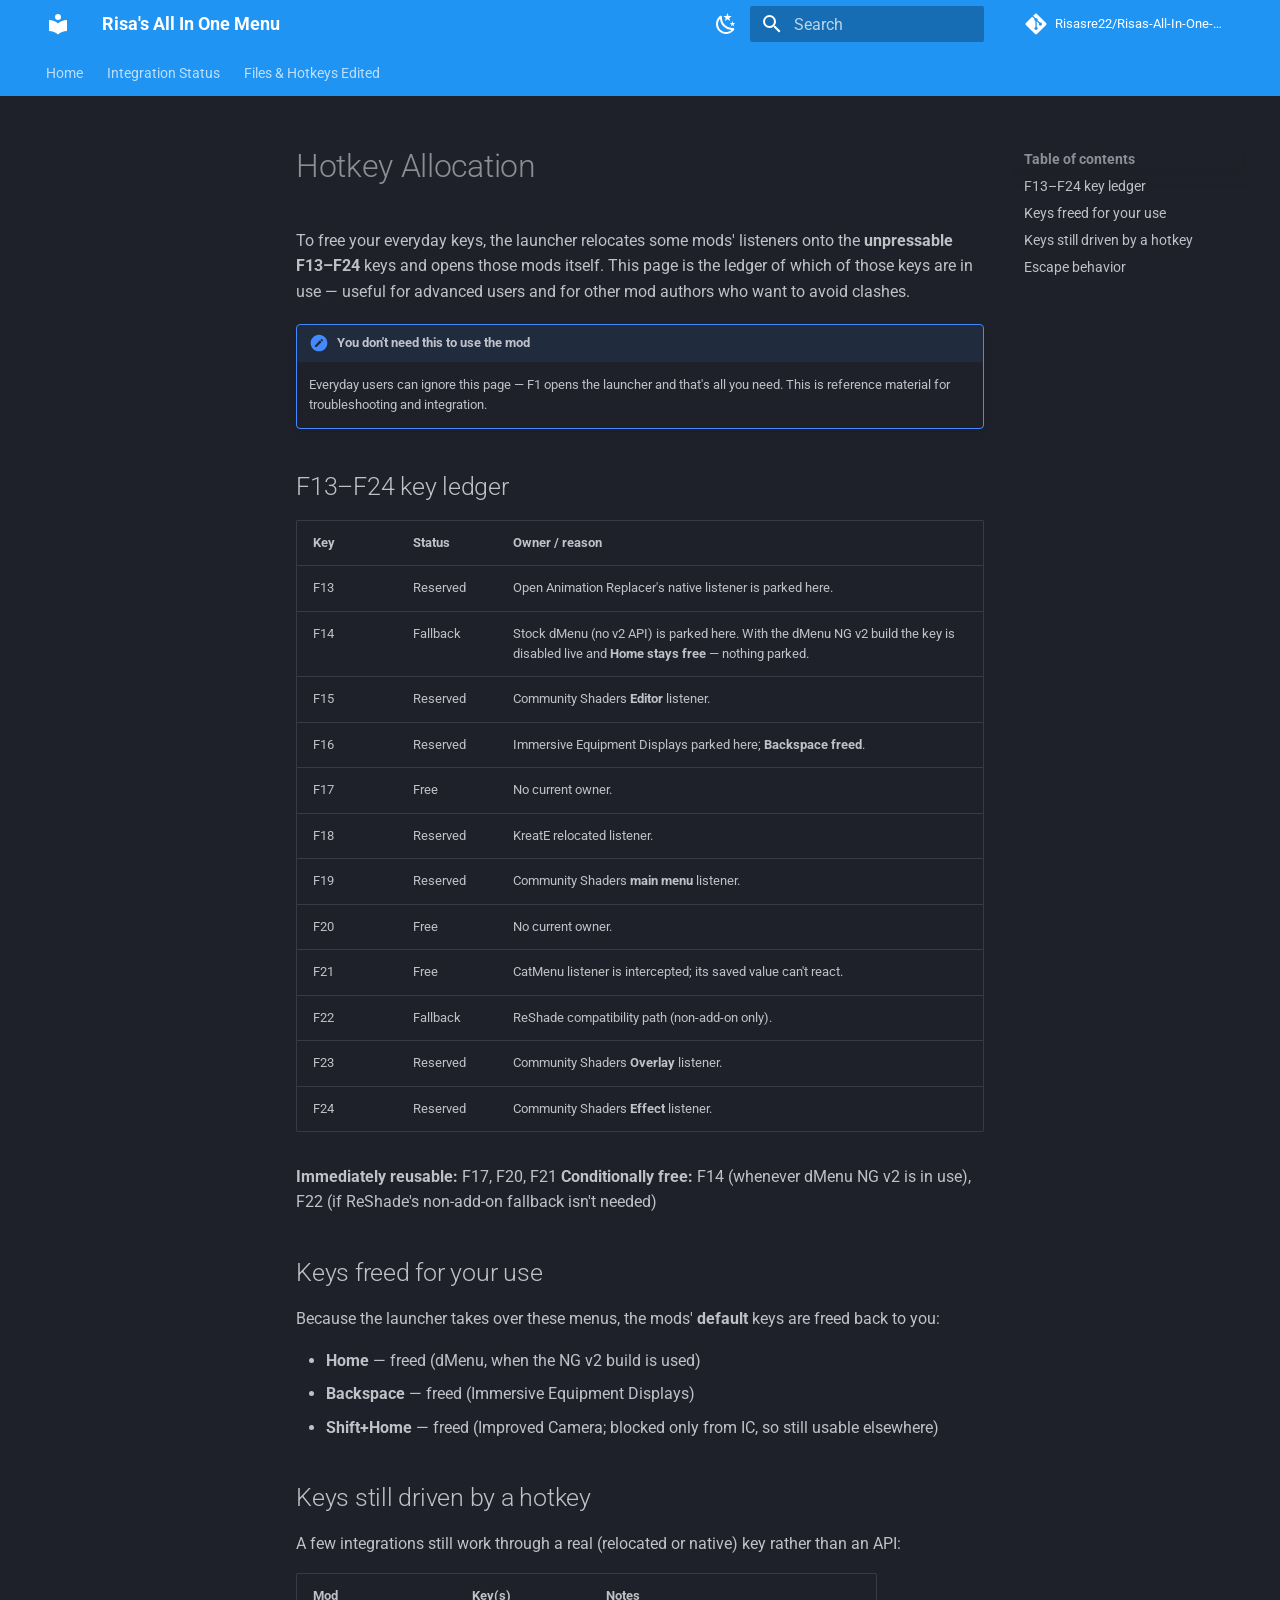
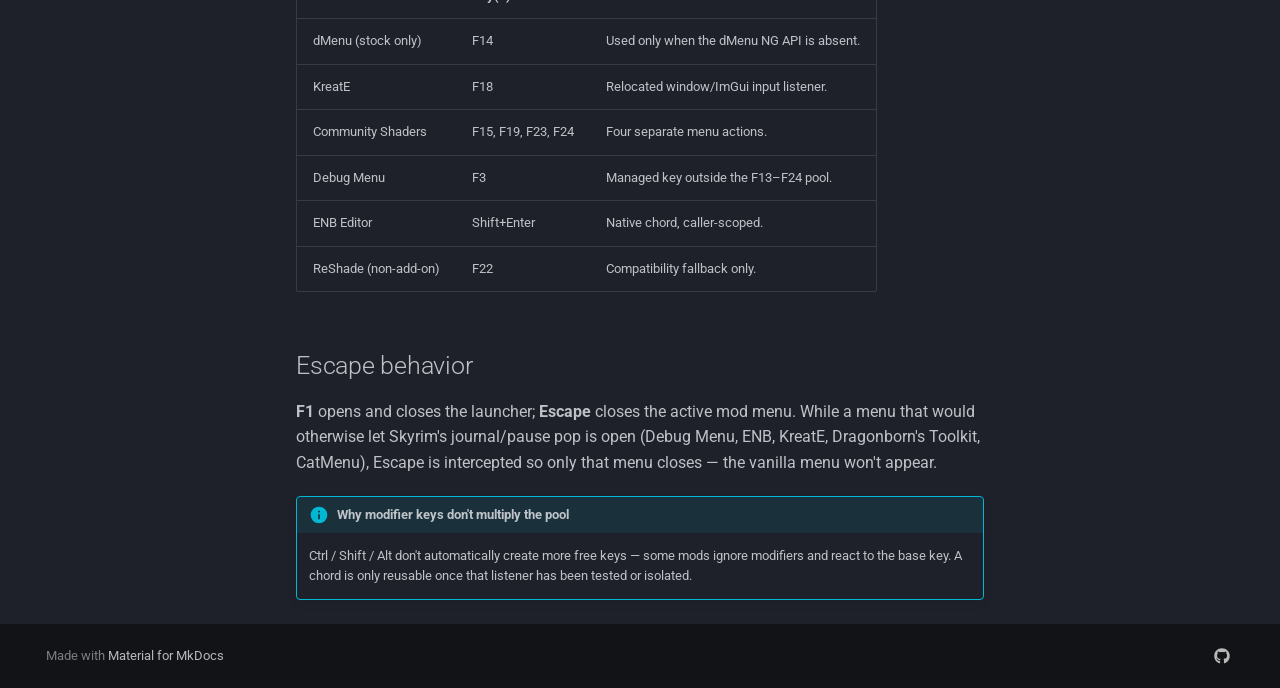
<file: hotkey-allocation/index.html>
<!doctype html>
<html lang="en" class="no-js">
  <head>
    
      <meta charset="utf-8">
      <meta name="viewport" content="width=device-width,initial-scale=1">
      
        <meta name="description" content="One launcher hotkey (F1) opens many mod menus and frees each mod's own hotkey for other use.">
      
      
        <meta name="author" content="Risasre22">
      
      
        <link rel="canonical" href="https://risasre22.github.io/Risas-All-In-One-Menu/hotkey-allocation/">
      
      
      
      
        
      
      
      <link rel="icon" href="../assets/images/favicon.png">
      <meta name="generator" content="mkdocs-1.6.1, mkdocs-material-9.7.6">
    
    
      
        <title>Hotkey Allocation - Risa's All In One Menu</title>
      
    
    
      <link rel="stylesheet" href="../assets/stylesheets/main.484c7ddc.min.css">
      
        
        <link rel="stylesheet" href="../assets/stylesheets/palette.ab4e12ef.min.css">
      
      


    
    
      
    
    
      
        
        
        <link rel="preconnect" href="https://fonts.gstatic.com" crossorigin>
        <link rel="stylesheet" href="https://fonts.googleapis.com/css?family=Roboto:300,300i,400,400i,700,700i%7CRoboto+Mono:400,400i,700,700i&display=fallback">
        <style>:root{--md-text-font:"Roboto";--md-code-font:"Roboto Mono"}</style>
      
    
    
      <link rel="stylesheet" href="../stylesheets/extra.css">
    
    <script>__md_scope=new URL("..",location),__md_hash=e=>[...e].reduce(((e,_)=>(e<<5)-e+_.charCodeAt(0)),0),__md_get=(e,_=localStorage,t=__md_scope)=>JSON.parse(_.getItem(t.pathname+"."+e)),__md_set=(e,_,t=localStorage,a=__md_scope)=>{try{t.setItem(a.pathname+"."+e,JSON.stringify(_))}catch(e){}}</script>
    
      

    
    
  </head>
  
  
    
    
      
    
    
    
    
    <body dir="ltr" data-md-color-scheme="slate" data-md-color-primary="blue" data-md-color-accent="light-blue">
  
    
    <input class="md-toggle" data-md-toggle="drawer" type="checkbox" id="__drawer" autocomplete="off">
    <input class="md-toggle" data-md-toggle="search" type="checkbox" id="__search" autocomplete="off">
    <label class="md-overlay" for="__drawer"></label>
    <div data-md-component="skip">
      
        
        <a href="#hotkey-allocation" class="md-skip">
          Skip to content
        </a>
      
    </div>
    <div data-md-component="announce">
      
    </div>
    
    
      

<header class="md-header" data-md-component="header">
  <nav class="md-header__inner md-grid" aria-label="Header">
    <a href=".." title="Risa&#39;s All In One Menu" class="md-header__button md-logo" aria-label="Risa's All In One Menu" data-md-component="logo">
      
  
  <svg xmlns="http://www.w3.org/2000/svg" viewBox="0 0 24 24"><path d="M12 8a3 3 0 0 0 3-3 3 3 0 0 0-3-3 3 3 0 0 0-3 3 3 3 0 0 0 3 3m0 3.54C9.64 9.35 6.5 8 3 8v11c3.5 0 6.64 1.35 9 3.54 2.36-2.19 5.5-3.54 9-3.54V8c-3.5 0-6.64 1.35-9 3.54"/></svg>

    </a>
    <label class="md-header__button md-icon" for="__drawer">
      
      <svg xmlns="http://www.w3.org/2000/svg" viewBox="0 0 24 24"><path d="M3 6h18v2H3zm0 5h18v2H3zm0 5h18v2H3z"/></svg>
    </label>
    <div class="md-header__title" data-md-component="header-title">
      <div class="md-header__ellipsis">
        <div class="md-header__topic">
          <span class="md-ellipsis">
            Risa's All In One Menu
          </span>
        </div>
        <div class="md-header__topic" data-md-component="header-topic">
          <span class="md-ellipsis">
            
              Hotkey Allocation
            
          </span>
        </div>
      </div>
    </div>
    
      
        <form class="md-header__option" data-md-component="palette">
  
    
    
    
    <input class="md-option" data-md-color-media="" data-md-color-scheme="slate" data-md-color-primary="blue" data-md-color-accent="light-blue"  aria-label="Switch to light mode"  type="radio" name="__palette" id="__palette_0">
    
      <label class="md-header__button md-icon" title="Switch to light mode" for="__palette_1" hidden>
        <svg xmlns="http://www.w3.org/2000/svg" viewBox="0 0 24 24"><path d="m17.75 4.09-2.53 1.94.91 3.06-2.63-1.81-2.63 1.81.91-3.06-2.53-1.94L12.44 4l1.06-3 1.06 3zm3.5 6.91-1.64 1.25.59 1.98-1.7-1.17-1.7 1.17.59-1.98L15.75 11l2.06-.05L18.5 9l.69 1.95zm-2.28 4.95c.83-.08 1.72 1.1 1.19 1.85-.32.45-.66.87-1.08 1.27C15.17 23 8.84 23 4.94 19.07c-3.91-3.9-3.91-10.24 0-14.14.4-.4.82-.76 1.27-1.08.75-.53 1.93.36 1.85 1.19-.27 2.86.69 5.83 2.89 8.02a9.96 9.96 0 0 0 8.02 2.89m-1.64 2.02a12.08 12.08 0 0 1-7.8-3.47c-2.17-2.19-3.33-5-3.49-7.82-2.81 3.14-2.7 7.96.31 10.98 3.02 3.01 7.84 3.12 10.98.31"/></svg>
      </label>
    
  
    
    
    
    <input class="md-option" data-md-color-media="" data-md-color-scheme="default" data-md-color-primary="blue" data-md-color-accent="blue"  aria-label="Switch to dark mode"  type="radio" name="__palette" id="__palette_1">
    
      <label class="md-header__button md-icon" title="Switch to dark mode" for="__palette_0" hidden>
        <svg xmlns="http://www.w3.org/2000/svg" viewBox="0 0 24 24"><path d="M12 7a5 5 0 0 1 5 5 5 5 0 0 1-5 5 5 5 0 0 1-5-5 5 5 0 0 1 5-5m0 2a3 3 0 0 0-3 3 3 3 0 0 0 3 3 3 3 0 0 0 3-3 3 3 0 0 0-3-3m0-7 2.39 3.42C13.65 5.15 12.84 5 12 5s-1.65.15-2.39.42zM3.34 7l4.16-.35A7.2 7.2 0 0 0 5.94 8.5c-.44.74-.69 1.5-.83 2.29zm.02 10 1.76-3.77a7.131 7.131 0 0 0 2.38 4.14zM20.65 7l-1.77 3.79a7.02 7.02 0 0 0-2.38-4.15zm-.01 10-4.14.36c.59-.51 1.12-1.14 1.54-1.86.42-.73.69-1.5.83-2.29zM12 22l-2.41-3.44c.74.27 1.55.44 2.41.44.82 0 1.63-.17 2.37-.44z"/></svg>
      </label>
    
  
</form>
      
    
    
      <script>var palette=__md_get("__palette");if(palette&&palette.color){if("(prefers-color-scheme)"===palette.color.media){var media=matchMedia("(prefers-color-scheme: light)"),input=document.querySelector(media.matches?"[data-md-color-media='(prefers-color-scheme: light)']":"[data-md-color-media='(prefers-color-scheme: dark)']");palette.color.media=input.getAttribute("data-md-color-media"),palette.color.scheme=input.getAttribute("data-md-color-scheme"),palette.color.primary=input.getAttribute("data-md-color-primary"),palette.color.accent=input.getAttribute("data-md-color-accent")}for(var[key,value]of Object.entries(palette.color))document.body.setAttribute("data-md-color-"+key,value)}</script>
    
    
    
      
      
        <label class="md-header__button md-icon" for="__search">
          
          <svg xmlns="http://www.w3.org/2000/svg" viewBox="0 0 24 24"><path d="M9.5 3A6.5 6.5 0 0 1 16 9.5c0 1.61-.59 3.09-1.56 4.23l.27.27h.79l5 5-1.5 1.5-5-5v-.79l-.27-.27A6.52 6.52 0 0 1 9.5 16 6.5 6.5 0 0 1 3 9.5 6.5 6.5 0 0 1 9.5 3m0 2C7 5 5 7 5 9.5S7 14 9.5 14 14 12 14 9.5 12 5 9.5 5"/></svg>
        </label>
        <div class="md-search" data-md-component="search" role="dialog">
  <label class="md-search__overlay" for="__search"></label>
  <div class="md-search__inner" role="search">
    <form class="md-search__form" name="search">
      <input type="text" class="md-search__input" name="query" aria-label="Search" placeholder="Search" autocapitalize="off" autocorrect="off" autocomplete="off" spellcheck="false" data-md-component="search-query" required>
      <label class="md-search__icon md-icon" for="__search">
        
        <svg xmlns="http://www.w3.org/2000/svg" viewBox="0 0 24 24"><path d="M9.5 3A6.5 6.5 0 0 1 16 9.5c0 1.61-.59 3.09-1.56 4.23l.27.27h.79l5 5-1.5 1.5-5-5v-.79l-.27-.27A6.52 6.52 0 0 1 9.5 16 6.5 6.5 0 0 1 3 9.5 6.5 6.5 0 0 1 9.5 3m0 2C7 5 5 7 5 9.5S7 14 9.5 14 14 12 14 9.5 12 5 9.5 5"/></svg>
        
        <svg xmlns="http://www.w3.org/2000/svg" viewBox="0 0 24 24"><path d="M20 11v2H8l5.5 5.5-1.42 1.42L4.16 12l7.92-7.92L13.5 5.5 8 11z"/></svg>
      </label>
      <nav class="md-search__options" aria-label="Search">
        
        <button type="reset" class="md-search__icon md-icon" title="Clear" aria-label="Clear" tabindex="-1">
          
          <svg xmlns="http://www.w3.org/2000/svg" viewBox="0 0 24 24"><path d="M19 6.41 17.59 5 12 10.59 6.41 5 5 6.41 10.59 12 5 17.59 6.41 19 12 13.41 17.59 19 19 17.59 13.41 12z"/></svg>
        </button>
      </nav>
      
        <div class="md-search__suggest" data-md-component="search-suggest"></div>
      
    </form>
    <div class="md-search__output">
      <div class="md-search__scrollwrap" tabindex="0" data-md-scrollfix>
        <div class="md-search-result" data-md-component="search-result">
          <div class="md-search-result__meta">
            Initializing search
          </div>
          <ol class="md-search-result__list" role="presentation"></ol>
        </div>
      </div>
    </div>
  </div>
</div>
      
    
    
      <div class="md-header__source">
        <a href="https://github.com/Risasre22/Risas-All-In-One-Menu" title="Go to repository" class="md-source" data-md-component="source">
  <div class="md-source__icon md-icon">
    
    <svg xmlns="http://www.w3.org/2000/svg" viewBox="0 0 448 512"><!--! Font Awesome Free 7.1.0 by @fontawesome - https://fontawesome.com License - https://fontawesome.com/license/free (Icons: CC BY 4.0, Fonts: SIL OFL 1.1, Code: MIT License) Copyright 2025 Fonticons, Inc.--><path d="M439.6 236.1 244 40.5c-5.4-5.5-12.8-8.5-20.4-8.5s-15 3-20.4 8.4L162.5 81l51.5 51.5c27.1-9.1 52.7 16.8 43.4 43.7l49.7 49.7c34.2-11.8 61.2 31 35.5 56.7-26.5 26.5-70.2-2.9-56-37.3L240.3 199v121.9c25.3 12.5 22.3 41.8 9.1 55-6.4 6.4-15.2 10.1-24.3 10.1s-17.8-3.6-24.3-10.1c-17.6-17.6-11.1-46.9 11.2-56v-123c-20.8-8.5-24.6-30.7-18.6-45L142.6 101 8.5 235.1C3 240.6 0 247.9 0 255.5s3 15 8.5 20.4l195.6 195.7c5.4 5.4 12.7 8.4 20.4 8.4s15-3 20.4-8.4l194.7-194.7c5.4-5.4 8.4-12.8 8.4-20.4s-3-15-8.4-20.4"/></svg>
  </div>
  <div class="md-source__repository">
    Risasre22/Risas-All-In-One-Menu
  </div>
</a>
      </div>
    
  </nav>
  
</header>
    
    <div class="md-container" data-md-component="container">
      
      
        
          
            
<nav class="md-tabs" aria-label="Tabs" data-md-component="tabs">
  <div class="md-grid">
    <ul class="md-tabs__list">
      
        
  
  
  
  
    <li class="md-tabs__item">
      <a href=".." class="md-tabs__link">
        
  
  
    
  
  Home

      </a>
    </li>
  

      
        
  
  
  
  
    <li class="md-tabs__item">
      <a href="../integration-ledger/" class="md-tabs__link">
        
  
  
    
  
  Integration Status

      </a>
    </li>
  

      
        
  
  
  
  
    <li class="md-tabs__item">
      <a href="../files-and-hotkeys/" class="md-tabs__link">
        
  
  
    
  
  Files & Hotkeys Edited

      </a>
    </li>
  

      
    </ul>
  </div>
</nav>
          
        
      
      <main class="md-main" data-md-component="main">
        <div class="md-main__inner md-grid">
          
            
              
              <div class="md-sidebar md-sidebar--primary" data-md-component="sidebar" data-md-type="navigation" >
                <div class="md-sidebar__scrollwrap">
                  <div class="md-sidebar__inner">
                    


  


<nav class="md-nav md-nav--primary md-nav--lifted" aria-label="Navigation" data-md-level="0">
  <label class="md-nav__title" for="__drawer">
    <a href=".." title="Risa&#39;s All In One Menu" class="md-nav__button md-logo" aria-label="Risa's All In One Menu" data-md-component="logo">
      
  
  <svg xmlns="http://www.w3.org/2000/svg" viewBox="0 0 24 24"><path d="M12 8a3 3 0 0 0 3-3 3 3 0 0 0-3-3 3 3 0 0 0-3 3 3 3 0 0 0 3 3m0 3.54C9.64 9.35 6.5 8 3 8v11c3.5 0 6.64 1.35 9 3.54 2.36-2.19 5.5-3.54 9-3.54V8c-3.5 0-6.64 1.35-9 3.54"/></svg>

    </a>
    Risa's All In One Menu
  </label>
  
    <div class="md-nav__source">
      <a href="https://github.com/Risasre22/Risas-All-In-One-Menu" title="Go to repository" class="md-source" data-md-component="source">
  <div class="md-source__icon md-icon">
    
    <svg xmlns="http://www.w3.org/2000/svg" viewBox="0 0 448 512"><!--! Font Awesome Free 7.1.0 by @fontawesome - https://fontawesome.com License - https://fontawesome.com/license/free (Icons: CC BY 4.0, Fonts: SIL OFL 1.1, Code: MIT License) Copyright 2025 Fonticons, Inc.--><path d="M439.6 236.1 244 40.5c-5.4-5.5-12.8-8.5-20.4-8.5s-15 3-20.4 8.4L162.5 81l51.5 51.5c27.1-9.1 52.7 16.8 43.4 43.7l49.7 49.7c34.2-11.8 61.2 31 35.5 56.7-26.5 26.5-70.2-2.9-56-37.3L240.3 199v121.9c25.3 12.5 22.3 41.8 9.1 55-6.4 6.4-15.2 10.1-24.3 10.1s-17.8-3.6-24.3-10.1c-17.6-17.6-11.1-46.9 11.2-56v-123c-20.8-8.5-24.6-30.7-18.6-45L142.6 101 8.5 235.1C3 240.6 0 247.9 0 255.5s3 15 8.5 20.4l195.6 195.7c5.4 5.4 12.7 8.4 20.4 8.4s15-3 20.4-8.4l194.7-194.7c5.4-5.4 8.4-12.8 8.4-20.4s-3-15-8.4-20.4"/></svg>
  </div>
  <div class="md-source__repository">
    Risasre22/Risas-All-In-One-Menu
  </div>
</a>
    </div>
  
  <ul class="md-nav__list" data-md-scrollfix>
    
      
      
  
  
  
  
    <li class="md-nav__item">
      <a href=".." class="md-nav__link">
        
  
  
  <span class="md-ellipsis">
    
  
    Home
  

    
  </span>
  
  

      </a>
    </li>
  

    
      
      
  
  
  
  
    <li class="md-nav__item">
      <a href="../integration-ledger/" class="md-nav__link">
        
  
  
  <span class="md-ellipsis">
    
  
    Integration Status
  

    
  </span>
  
  

      </a>
    </li>
  

    
      
      
  
  
  
  
    <li class="md-nav__item">
      <a href="../files-and-hotkeys/" class="md-nav__link">
        
  
  
  <span class="md-ellipsis">
    
  
    Files & Hotkeys Edited
  

    
  </span>
  
  

      </a>
    </li>
  

    
  </ul>
</nav>
                  </div>
                </div>
              </div>
            
            
              
              <div class="md-sidebar md-sidebar--secondary" data-md-component="sidebar" data-md-type="toc" >
                <div class="md-sidebar__scrollwrap">
                  <div class="md-sidebar__inner">
                    

<nav class="md-nav md-nav--secondary" aria-label="Table of contents">
  
  
  
    
  
  
    <label class="md-nav__title" for="__toc">
      <span class="md-nav__icon md-icon"></span>
      Table of contents
    </label>
    <ul class="md-nav__list" data-md-component="toc" data-md-scrollfix>
      
        <li class="md-nav__item">
  <a href="#f13f24-key-ledger" class="md-nav__link">
    <span class="md-ellipsis">
      
        F13–F24 key ledger
      
    </span>
  </a>
  
</li>
      
        <li class="md-nav__item">
  <a href="#keys-freed-for-your-use" class="md-nav__link">
    <span class="md-ellipsis">
      
        Keys freed for your use
      
    </span>
  </a>
  
</li>
      
        <li class="md-nav__item">
  <a href="#keys-still-driven-by-a-hotkey" class="md-nav__link">
    <span class="md-ellipsis">
      
        Keys still driven by a hotkey
      
    </span>
  </a>
  
</li>
      
        <li class="md-nav__item">
  <a href="#escape-behavior" class="md-nav__link">
    <span class="md-ellipsis">
      
        Escape behavior
      
    </span>
  </a>
  
</li>
      
    </ul>
  
</nav>
                  </div>
                </div>
              </div>
            
          
          
            <div class="md-content" data-md-component="content">
              
              <article class="md-content__inner md-typeset">
                
                  


  
  


<h1 id="hotkey-allocation">Hotkey Allocation<a class="headerlink" href="#hotkey-allocation" title="Permanent link">&para;</a></h1>
<p>To free your everyday keys, the launcher relocates some mods' listeners onto the <strong>unpressable F13–F24</strong> keys and opens those mods itself. This page is the ledger of which of those keys are in use — useful for advanced users and for other mod authors who want to avoid clashes.</p>
<div class="admonition note">
<p class="admonition-title">You don't need this to use the mod</p>
<p>Everyday users can ignore this page — F1 opens the launcher and that's all you need. This is reference material for troubleshooting and integration.</p>
</div>
<h2 id="f13f24-key-ledger">F13–F24 key ledger<a class="headerlink" href="#f13f24-key-ledger" title="Permanent link">&para;</a></h2>
<table>
<thead>
<tr>
<th>Key</th>
<th>Status</th>
<th>Owner / reason</th>
</tr>
</thead>
<tbody>
<tr>
<td>F13</td>
<td>Reserved</td>
<td>Open Animation Replacer's native listener is parked here.</td>
</tr>
<tr>
<td>F14</td>
<td>Fallback</td>
<td>Stock dMenu (no v2 API) is parked here. With the dMenu NG v2 build the key is disabled live and <strong>Home stays free</strong> — nothing parked.</td>
</tr>
<tr>
<td>F15</td>
<td>Reserved</td>
<td>Community Shaders <strong>Editor</strong> listener.</td>
</tr>
<tr>
<td>F16</td>
<td>Reserved</td>
<td>Immersive Equipment Displays parked here; <strong>Backspace freed</strong>.</td>
</tr>
<tr>
<td>F17</td>
<td>Free</td>
<td>No current owner.</td>
</tr>
<tr>
<td>F18</td>
<td>Reserved</td>
<td>KreatE relocated listener.</td>
</tr>
<tr>
<td>F19</td>
<td>Reserved</td>
<td>Community Shaders <strong>main menu</strong> listener.</td>
</tr>
<tr>
<td>F20</td>
<td>Free</td>
<td>No current owner.</td>
</tr>
<tr>
<td>F21</td>
<td>Free</td>
<td>CatMenu listener is intercepted; its saved value can't react.</td>
</tr>
<tr>
<td>F22</td>
<td>Fallback</td>
<td>ReShade compatibility path (non-add-on only).</td>
</tr>
<tr>
<td>F23</td>
<td>Reserved</td>
<td>Community Shaders <strong>Overlay</strong> listener.</td>
</tr>
<tr>
<td>F24</td>
<td>Reserved</td>
<td>Community Shaders <strong>Effect</strong> listener.</td>
</tr>
</tbody>
</table>
<p><strong>Immediately reusable:</strong> F17, F20, F21
<strong>Conditionally free:</strong> F14 (whenever dMenu NG v2 is in use), F22 (if ReShade's non-add-on fallback isn't needed)</p>
<h2 id="keys-freed-for-your-use">Keys freed for your use<a class="headerlink" href="#keys-freed-for-your-use" title="Permanent link">&para;</a></h2>
<p>Because the launcher takes over these menus, the mods' <strong>default</strong> keys are freed back to you:</p>
<ul>
<li><strong>Home</strong> — freed (dMenu, when the NG v2 build is used)</li>
<li><strong>Backspace</strong> — freed (Immersive Equipment Displays)</li>
<li><strong>Shift+Home</strong> — freed (Improved Camera; blocked only from IC, so still usable elsewhere)</li>
</ul>
<h2 id="keys-still-driven-by-a-hotkey">Keys still driven by a hotkey<a class="headerlink" href="#keys-still-driven-by-a-hotkey" title="Permanent link">&para;</a></h2>
<p>A few integrations still work through a real (relocated or native) key rather than an API:</p>
<table>
<thead>
<tr>
<th>Mod</th>
<th>Key(s)</th>
<th>Notes</th>
</tr>
</thead>
<tbody>
<tr>
<td>dMenu (stock only)</td>
<td>F14</td>
<td>Used only when the dMenu NG API is absent.</td>
</tr>
<tr>
<td>KreatE</td>
<td>F18</td>
<td>Relocated window/ImGui input listener.</td>
</tr>
<tr>
<td>Community Shaders</td>
<td>F15, F19, F23, F24</td>
<td>Four separate menu actions.</td>
</tr>
<tr>
<td>Debug Menu</td>
<td>F3</td>
<td>Managed key outside the F13–F24 pool.</td>
</tr>
<tr>
<td>ENB Editor</td>
<td>Shift+Enter</td>
<td>Native chord, caller-scoped.</td>
</tr>
<tr>
<td>ReShade (non-add-on)</td>
<td>F22</td>
<td>Compatibility fallback only.</td>
</tr>
</tbody>
</table>
<h2 id="escape-behavior">Escape behavior<a class="headerlink" href="#escape-behavior" title="Permanent link">&para;</a></h2>
<p><strong>F1</strong> opens and closes the launcher; <strong>Escape</strong> closes the active mod menu. While a menu that would otherwise let Skyrim's journal/pause pop is open (Debug Menu, ENB, KreatE, Dragonborn's Toolkit, CatMenu), Escape is intercepted so only that menu closes — the vanilla menu won't appear.</p>
<div class="admonition info">
<p class="admonition-title">Why modifier keys don't multiply the pool</p>
<p>Ctrl / Shift / Alt don't automatically create more free keys — some mods ignore modifiers and react to the base key. A chord is only reusable once that listener has been tested or isolated.</p>
</div>












                
              </article>
            </div>
          
          
<script>var target=document.getElementById(location.hash.slice(1));target&&target.name&&(target.checked=target.name.startsWith("__tabbed_"))</script>
        </div>
        
          <button type="button" class="md-top md-icon" data-md-component="top" hidden>
  
  <svg xmlns="http://www.w3.org/2000/svg" viewBox="0 0 24 24"><path d="M13 20h-2V8l-5.5 5.5-1.42-1.42L12 4.16l7.92 7.92-1.42 1.42L13 8z"/></svg>
  Back to top
</button>
        
      </main>
      
        <footer class="md-footer">
  
  <div class="md-footer-meta md-typeset">
    <div class="md-footer-meta__inner md-grid">
      <div class="md-copyright">
  
  
    Made with
    <a href="https://squidfunk.github.io/mkdocs-material/" target="_blank" rel="noopener">
      Material for MkDocs
    </a>
  
</div>
      
        
<div class="md-social">
  
    
    
    
    
      
      
    
    <a href="https://github.com/Risasre22/Risas-All-In-One-Menu" target="_blank" rel="noopener" title="github.com" class="md-social__link">
      <svg xmlns="http://www.w3.org/2000/svg" viewBox="0 0 512 512"><!--! Font Awesome Free 7.1.0 by @fontawesome - https://fontawesome.com License - https://fontawesome.com/license/free (Icons: CC BY 4.0, Fonts: SIL OFL 1.1, Code: MIT License) Copyright 2025 Fonticons, Inc.--><path d="M173.9 397.4c0 2-2.3 3.6-5.2 3.6-3.3.3-5.6-1.3-5.6-3.6 0-2 2.3-3.6 5.2-3.6 3-.3 5.6 1.3 5.6 3.6m-31.1-4.5c-.7 2 1.3 4.3 4.3 4.9 2.6 1 5.6 0 6.2-2s-1.3-4.3-4.3-5.2c-2.6-.7-5.5.3-6.2 2.3m44.2-1.7c-2.9.7-4.9 2.6-4.6 4.9.3 2 2.9 3.3 5.9 2.6 2.9-.7 4.9-2.6 4.6-4.6-.3-1.9-3-3.2-5.9-2.9M252.8 8C114.1 8 8 113.3 8 252c0 110.9 69.8 205.8 169.5 239.2 12.8 2.3 17.3-5.6 17.3-12.1 0-6.2-.3-40.4-.3-61.4 0 0-70 15-84.7-29.8 0 0-11.4-29.1-27.8-36.6 0 0-22.9-15.7 1.6-15.4 0 0 24.9 2 38.6 25.8 21.9 38.6 58.6 27.5 72.9 20.9 2.3-16 8.8-27.1 16-33.7-55.9-6.2-112.3-14.3-112.3-110.5 0-27.5 7.6-41.3 23.6-58.9-2.6-6.5-11.1-33.3 2.6-67.9 20.9-6.5 69 27 69 27 20-5.6 41.5-8.5 62.8-8.5s42.8 2.9 62.8 8.5c0 0 48.1-33.6 69-27 13.7 34.7 5.2 61.4 2.6 67.9 16 17.7 25.8 31.5 25.8 58.9 0 96.5-58.9 104.2-114.8 110.5 9.2 7.9 17 22.9 17 46.4 0 33.7-.3 75.4-.3 83.6 0 6.5 4.6 14.4 17.3 12.1C436.2 457.8 504 362.9 504 252 504 113.3 391.5 8 252.8 8M105.2 352.9c-1.3 1-1 3.3.7 5.2 1.6 1.6 3.9 2.3 5.2 1 1.3-1 1-3.3-.7-5.2-1.6-1.6-3.9-2.3-5.2-1m-10.8-8.1c-.7 1.3.3 2.9 2.3 3.9 1.6 1 3.6.7 4.3-.7.7-1.3-.3-2.9-2.3-3.9-2-.6-3.6-.3-4.3.7m32.4 35.6c-1.6 1.3-1 4.3 1.3 6.2 2.3 2.3 5.2 2.6 6.5 1 1.3-1.3.7-4.3-1.3-6.2-2.2-2.3-5.2-2.6-6.5-1m-11.4-14.7c-1.6 1-1.6 3.6 0 5.9s4.3 3.3 5.6 2.3c1.6-1.3 1.6-3.9 0-6.2-1.4-2.3-4-3.3-5.6-2"/></svg>
    </a>
  
</div>
      
    </div>
  </div>
</footer>
      
    </div>
    <div class="md-dialog" data-md-component="dialog">
      <div class="md-dialog__inner md-typeset"></div>
    </div>
    
    
    
      
      
      <script id="__config" type="application/json">{"annotate": null, "base": "..", "features": ["navigation.tabs", "navigation.top", "navigation.instant", "navigation.tracking", "search.suggest", "search.highlight", "content.code.copy"], "search": "../assets/javascripts/workers/search.2c215733.min.js", "tags": null, "translations": {"clipboard.copied": "Copied to clipboard", "clipboard.copy": "Copy to clipboard", "search.result.more.one": "1 more on this page", "search.result.more.other": "# more on this page", "search.result.none": "No matching documents", "search.result.one": "1 matching document", "search.result.other": "# matching documents", "search.result.placeholder": "Type to start searching", "search.result.term.missing": "Missing", "select.version": "Select version"}, "version": null}</script>
    
    
      <script src="../assets/javascripts/bundle.79ae519e.min.js"></script>
      
    
  </body>
</html>
</file>
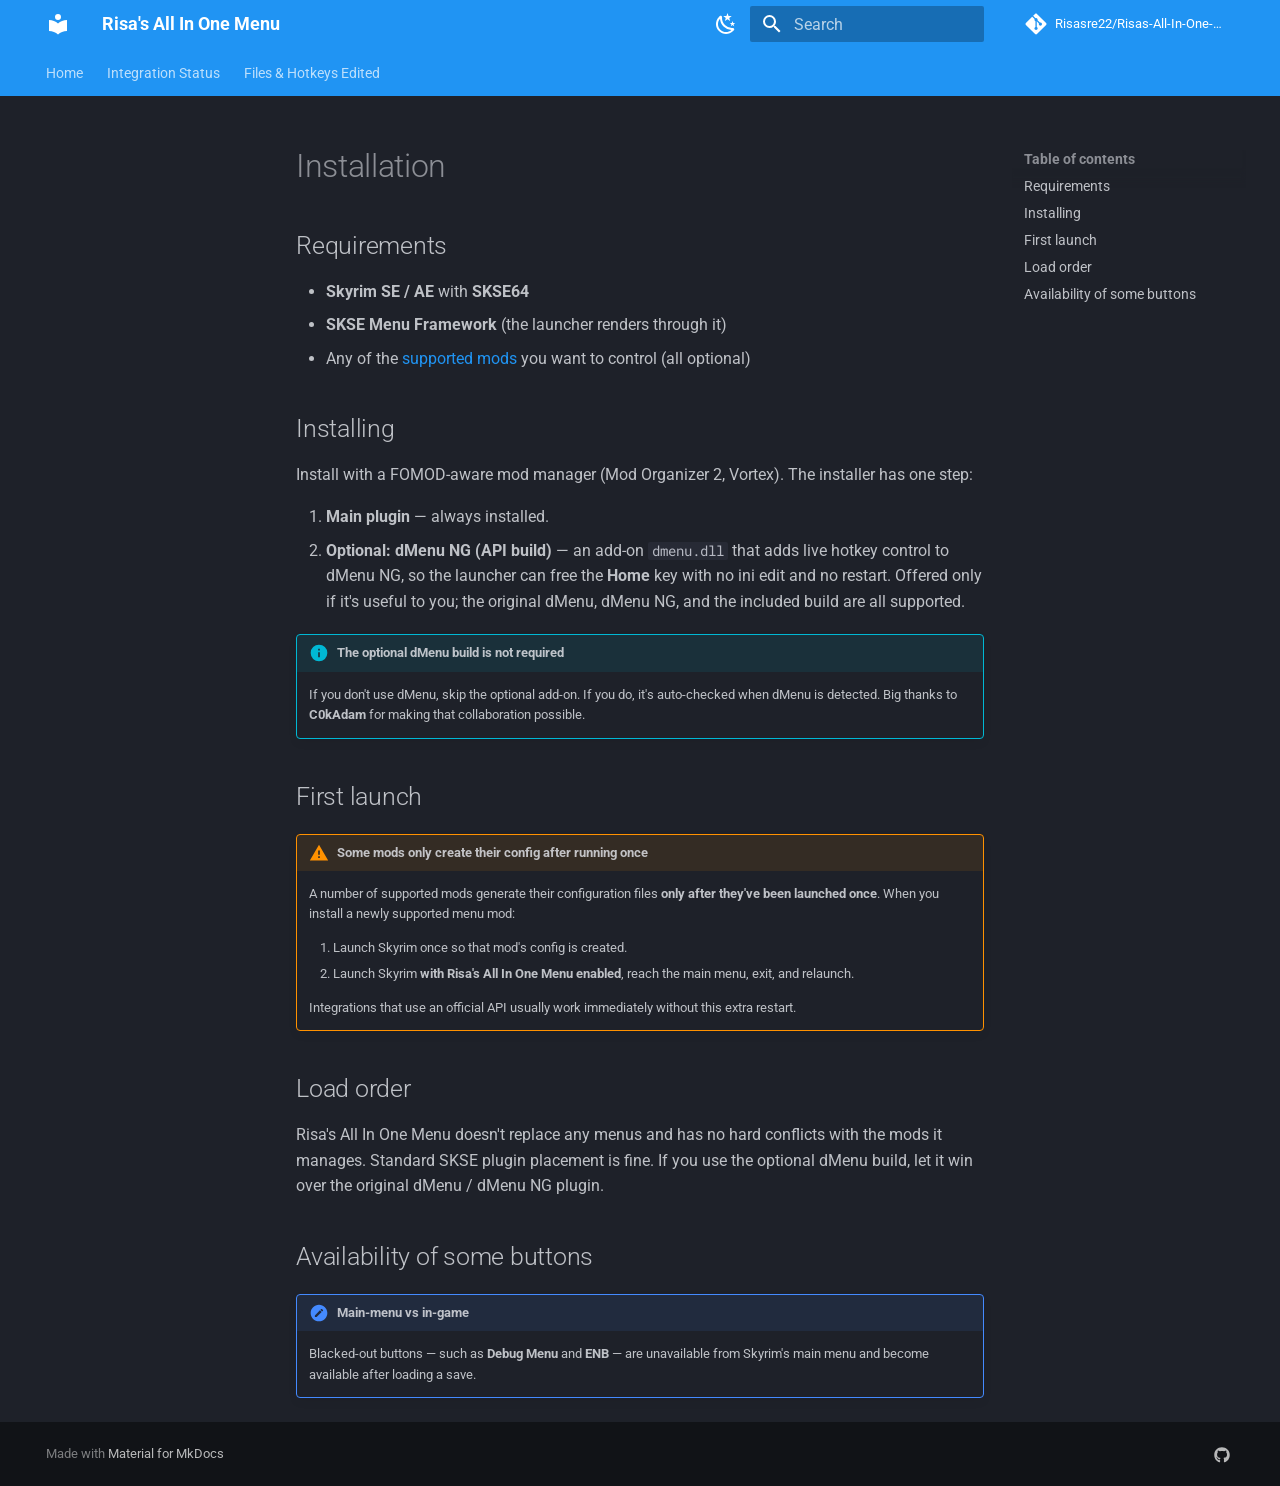
<file: installation/index.html>
<!doctype html>
<html lang="en" class="no-js">
  <head>
    
      <meta charset="utf-8">
      <meta name="viewport" content="width=device-width,initial-scale=1">
      
        <meta name="description" content="One launcher hotkey (F1) opens many mod menus and frees each mod's own hotkey for other use.">
      
      
        <meta name="author" content="Risasre22">
      
      
        <link rel="canonical" href="https://risasre22.github.io/Risas-All-In-One-Menu/installation/">
      
      
      
      
        
      
      
      <link rel="icon" href="../assets/images/favicon.png">
      <meta name="generator" content="mkdocs-1.6.1, mkdocs-material-9.7.6">
    
    
      
        <title>Installation - Risa's All In One Menu</title>
      
    
    
      <link rel="stylesheet" href="../assets/stylesheets/main.484c7ddc.min.css">
      
        
        <link rel="stylesheet" href="../assets/stylesheets/palette.ab4e12ef.min.css">
      
      


    
    
      
    
    
      
        
        
        <link rel="preconnect" href="https://fonts.gstatic.com" crossorigin>
        <link rel="stylesheet" href="https://fonts.googleapis.com/css?family=Roboto:300,300i,400,400i,700,700i%7CRoboto+Mono:400,400i,700,700i&display=fallback">
        <style>:root{--md-text-font:"Roboto";--md-code-font:"Roboto Mono"}</style>
      
    
    
      <link rel="stylesheet" href="../stylesheets/extra.css">
    
    <script>__md_scope=new URL("..",location),__md_hash=e=>[...e].reduce(((e,_)=>(e<<5)-e+_.charCodeAt(0)),0),__md_get=(e,_=localStorage,t=__md_scope)=>JSON.parse(_.getItem(t.pathname+"."+e)),__md_set=(e,_,t=localStorage,a=__md_scope)=>{try{t.setItem(a.pathname+"."+e,JSON.stringify(_))}catch(e){}}</script>
    
      

    
    
  </head>
  
  
    
    
      
    
    
    
    
    <body dir="ltr" data-md-color-scheme="slate" data-md-color-primary="blue" data-md-color-accent="light-blue">
  
    
    <input class="md-toggle" data-md-toggle="drawer" type="checkbox" id="__drawer" autocomplete="off">
    <input class="md-toggle" data-md-toggle="search" type="checkbox" id="__search" autocomplete="off">
    <label class="md-overlay" for="__drawer"></label>
    <div data-md-component="skip">
      
        
        <a href="#installation" class="md-skip">
          Skip to content
        </a>
      
    </div>
    <div data-md-component="announce">
      
    </div>
    
    
      

<header class="md-header" data-md-component="header">
  <nav class="md-header__inner md-grid" aria-label="Header">
    <a href=".." title="Risa&#39;s All In One Menu" class="md-header__button md-logo" aria-label="Risa's All In One Menu" data-md-component="logo">
      
  
  <svg xmlns="http://www.w3.org/2000/svg" viewBox="0 0 24 24"><path d="M12 8a3 3 0 0 0 3-3 3 3 0 0 0-3-3 3 3 0 0 0-3 3 3 3 0 0 0 3 3m0 3.54C9.64 9.35 6.5 8 3 8v11c3.5 0 6.64 1.35 9 3.54 2.36-2.19 5.5-3.54 9-3.54V8c-3.5 0-6.64 1.35-9 3.54"/></svg>

    </a>
    <label class="md-header__button md-icon" for="__drawer">
      
      <svg xmlns="http://www.w3.org/2000/svg" viewBox="0 0 24 24"><path d="M3 6h18v2H3zm0 5h18v2H3zm0 5h18v2H3z"/></svg>
    </label>
    <div class="md-header__title" data-md-component="header-title">
      <div class="md-header__ellipsis">
        <div class="md-header__topic">
          <span class="md-ellipsis">
            Risa's All In One Menu
          </span>
        </div>
        <div class="md-header__topic" data-md-component="header-topic">
          <span class="md-ellipsis">
            
              Installation
            
          </span>
        </div>
      </div>
    </div>
    
      
        <form class="md-header__option" data-md-component="palette">
  
    
    
    
    <input class="md-option" data-md-color-media="" data-md-color-scheme="slate" data-md-color-primary="blue" data-md-color-accent="light-blue"  aria-label="Switch to light mode"  type="radio" name="__palette" id="__palette_0">
    
      <label class="md-header__button md-icon" title="Switch to light mode" for="__palette_1" hidden>
        <svg xmlns="http://www.w3.org/2000/svg" viewBox="0 0 24 24"><path d="m17.75 4.09-2.53 1.94.91 3.06-2.63-1.81-2.63 1.81.91-3.06-2.53-1.94L12.44 4l1.06-3 1.06 3zm3.5 6.91-1.64 1.25.59 1.98-1.7-1.17-1.7 1.17.59-1.98L15.75 11l2.06-.05L18.5 9l.69 1.95zm-2.28 4.95c.83-.08 1.72 1.1 1.19 1.85-.32.45-.66.87-1.08 1.27C15.17 23 8.84 23 4.94 19.07c-3.91-3.9-3.91-10.24 0-14.14.4-.4.82-.76 1.27-1.08.75-.53 1.93.36 1.85 1.19-.27 2.86.69 5.83 2.89 8.02a9.96 9.96 0 0 0 8.02 2.89m-1.64 2.02a12.08 12.08 0 0 1-7.8-3.47c-2.17-2.19-3.33-5-3.49-7.82-2.81 3.14-2.7 7.96.31 10.98 3.02 3.01 7.84 3.12 10.98.31"/></svg>
      </label>
    
  
    
    
    
    <input class="md-option" data-md-color-media="" data-md-color-scheme="default" data-md-color-primary="blue" data-md-color-accent="blue"  aria-label="Switch to dark mode"  type="radio" name="__palette" id="__palette_1">
    
      <label class="md-header__button md-icon" title="Switch to dark mode" for="__palette_0" hidden>
        <svg xmlns="http://www.w3.org/2000/svg" viewBox="0 0 24 24"><path d="M12 7a5 5 0 0 1 5 5 5 5 0 0 1-5 5 5 5 0 0 1-5-5 5 5 0 0 1 5-5m0 2a3 3 0 0 0-3 3 3 3 0 0 0 3 3 3 3 0 0 0 3-3 3 3 0 0 0-3-3m0-7 2.39 3.42C13.65 5.15 12.84 5 12 5s-1.65.15-2.39.42zM3.34 7l4.16-.35A7.2 7.2 0 0 0 5.94 8.5c-.44.74-.69 1.5-.83 2.29zm.02 10 1.76-3.77a7.131 7.131 0 0 0 2.38 4.14zM20.65 7l-1.77 3.79a7.02 7.02 0 0 0-2.38-4.15zm-.01 10-4.14.36c.59-.51 1.12-1.14 1.54-1.86.42-.73.69-1.5.83-2.29zM12 22l-2.41-3.44c.74.27 1.55.44 2.41.44.82 0 1.63-.17 2.37-.44z"/></svg>
      </label>
    
  
</form>
      
    
    
      <script>var palette=__md_get("__palette");if(palette&&palette.color){if("(prefers-color-scheme)"===palette.color.media){var media=matchMedia("(prefers-color-scheme: light)"),input=document.querySelector(media.matches?"[data-md-color-media='(prefers-color-scheme: light)']":"[data-md-color-media='(prefers-color-scheme: dark)']");palette.color.media=input.getAttribute("data-md-color-media"),palette.color.scheme=input.getAttribute("data-md-color-scheme"),palette.color.primary=input.getAttribute("data-md-color-primary"),palette.color.accent=input.getAttribute("data-md-color-accent")}for(var[key,value]of Object.entries(palette.color))document.body.setAttribute("data-md-color-"+key,value)}</script>
    
    
    
      
      
        <label class="md-header__button md-icon" for="__search">
          
          <svg xmlns="http://www.w3.org/2000/svg" viewBox="0 0 24 24"><path d="M9.5 3A6.5 6.5 0 0 1 16 9.5c0 1.61-.59 3.09-1.56 4.23l.27.27h.79l5 5-1.5 1.5-5-5v-.79l-.27-.27A6.52 6.52 0 0 1 9.5 16 6.5 6.5 0 0 1 3 9.5 6.5 6.5 0 0 1 9.5 3m0 2C7 5 5 7 5 9.5S7 14 9.5 14 14 12 14 9.5 12 5 9.5 5"/></svg>
        </label>
        <div class="md-search" data-md-component="search" role="dialog">
  <label class="md-search__overlay" for="__search"></label>
  <div class="md-search__inner" role="search">
    <form class="md-search__form" name="search">
      <input type="text" class="md-search__input" name="query" aria-label="Search" placeholder="Search" autocapitalize="off" autocorrect="off" autocomplete="off" spellcheck="false" data-md-component="search-query" required>
      <label class="md-search__icon md-icon" for="__search">
        
        <svg xmlns="http://www.w3.org/2000/svg" viewBox="0 0 24 24"><path d="M9.5 3A6.5 6.5 0 0 1 16 9.5c0 1.61-.59 3.09-1.56 4.23l.27.27h.79l5 5-1.5 1.5-5-5v-.79l-.27-.27A6.52 6.52 0 0 1 9.5 16 6.5 6.5 0 0 1 3 9.5 6.5 6.5 0 0 1 9.5 3m0 2C7 5 5 7 5 9.5S7 14 9.5 14 14 12 14 9.5 12 5 9.5 5"/></svg>
        
        <svg xmlns="http://www.w3.org/2000/svg" viewBox="0 0 24 24"><path d="M20 11v2H8l5.5 5.5-1.42 1.42L4.16 12l7.92-7.92L13.5 5.5 8 11z"/></svg>
      </label>
      <nav class="md-search__options" aria-label="Search">
        
        <button type="reset" class="md-search__icon md-icon" title="Clear" aria-label="Clear" tabindex="-1">
          
          <svg xmlns="http://www.w3.org/2000/svg" viewBox="0 0 24 24"><path d="M19 6.41 17.59 5 12 10.59 6.41 5 5 6.41 10.59 12 5 17.59 6.41 19 12 13.41 17.59 19 19 17.59 13.41 12z"/></svg>
        </button>
      </nav>
      
        <div class="md-search__suggest" data-md-component="search-suggest"></div>
      
    </form>
    <div class="md-search__output">
      <div class="md-search__scrollwrap" tabindex="0" data-md-scrollfix>
        <div class="md-search-result" data-md-component="search-result">
          <div class="md-search-result__meta">
            Initializing search
          </div>
          <ol class="md-search-result__list" role="presentation"></ol>
        </div>
      </div>
    </div>
  </div>
</div>
      
    
    
      <div class="md-header__source">
        <a href="https://github.com/Risasre22/Risas-All-In-One-Menu" title="Go to repository" class="md-source" data-md-component="source">
  <div class="md-source__icon md-icon">
    
    <svg xmlns="http://www.w3.org/2000/svg" viewBox="0 0 448 512"><!--! Font Awesome Free 7.1.0 by @fontawesome - https://fontawesome.com License - https://fontawesome.com/license/free (Icons: CC BY 4.0, Fonts: SIL OFL 1.1, Code: MIT License) Copyright 2025 Fonticons, Inc.--><path d="M439.6 236.1 244 40.5c-5.4-5.5-12.8-8.5-20.4-8.5s-15 3-20.4 8.4L162.5 81l51.5 51.5c27.1-9.1 52.7 16.8 43.4 43.7l49.7 49.7c34.2-11.8 61.2 31 35.5 56.7-26.5 26.5-70.2-2.9-56-37.3L240.3 199v121.9c25.3 12.5 22.3 41.8 9.1 55-6.4 6.4-15.2 10.1-24.3 10.1s-17.8-3.6-24.3-10.1c-17.6-17.6-11.1-46.9 11.2-56v-123c-20.8-8.5-24.6-30.7-18.6-45L142.6 101 8.5 235.1C3 240.6 0 247.9 0 255.5s3 15 8.5 20.4l195.6 195.7c5.4 5.4 12.7 8.4 20.4 8.4s15-3 20.4-8.4l194.7-194.7c5.4-5.4 8.4-12.8 8.4-20.4s-3-15-8.4-20.4"/></svg>
  </div>
  <div class="md-source__repository">
    Risasre22/Risas-All-In-One-Menu
  </div>
</a>
      </div>
    
  </nav>
  
</header>
    
    <div class="md-container" data-md-component="container">
      
      
        
          
            
<nav class="md-tabs" aria-label="Tabs" data-md-component="tabs">
  <div class="md-grid">
    <ul class="md-tabs__list">
      
        
  
  
  
  
    <li class="md-tabs__item">
      <a href=".." class="md-tabs__link">
        
  
  
    
  
  Home

      </a>
    </li>
  

      
        
  
  
  
  
    <li class="md-tabs__item">
      <a href="../integration-ledger/" class="md-tabs__link">
        
  
  
    
  
  Integration Status

      </a>
    </li>
  

      
        
  
  
  
  
    <li class="md-tabs__item">
      <a href="../files-and-hotkeys/" class="md-tabs__link">
        
  
  
    
  
  Files & Hotkeys Edited

      </a>
    </li>
  

      
    </ul>
  </div>
</nav>
          
        
      
      <main class="md-main" data-md-component="main">
        <div class="md-main__inner md-grid">
          
            
              
              <div class="md-sidebar md-sidebar--primary" data-md-component="sidebar" data-md-type="navigation" >
                <div class="md-sidebar__scrollwrap">
                  <div class="md-sidebar__inner">
                    


  


<nav class="md-nav md-nav--primary md-nav--lifted" aria-label="Navigation" data-md-level="0">
  <label class="md-nav__title" for="__drawer">
    <a href=".." title="Risa&#39;s All In One Menu" class="md-nav__button md-logo" aria-label="Risa's All In One Menu" data-md-component="logo">
      
  
  <svg xmlns="http://www.w3.org/2000/svg" viewBox="0 0 24 24"><path d="M12 8a3 3 0 0 0 3-3 3 3 0 0 0-3-3 3 3 0 0 0-3 3 3 3 0 0 0 3 3m0 3.54C9.64 9.35 6.5 8 3 8v11c3.5 0 6.64 1.35 9 3.54 2.36-2.19 5.5-3.54 9-3.54V8c-3.5 0-6.64 1.35-9 3.54"/></svg>

    </a>
    Risa's All In One Menu
  </label>
  
    <div class="md-nav__source">
      <a href="https://github.com/Risasre22/Risas-All-In-One-Menu" title="Go to repository" class="md-source" data-md-component="source">
  <div class="md-source__icon md-icon">
    
    <svg xmlns="http://www.w3.org/2000/svg" viewBox="0 0 448 512"><!--! Font Awesome Free 7.1.0 by @fontawesome - https://fontawesome.com License - https://fontawesome.com/license/free (Icons: CC BY 4.0, Fonts: SIL OFL 1.1, Code: MIT License) Copyright 2025 Fonticons, Inc.--><path d="M439.6 236.1 244 40.5c-5.4-5.5-12.8-8.5-20.4-8.5s-15 3-20.4 8.4L162.5 81l51.5 51.5c27.1-9.1 52.7 16.8 43.4 43.7l49.7 49.7c34.2-11.8 61.2 31 35.5 56.7-26.5 26.5-70.2-2.9-56-37.3L240.3 199v121.9c25.3 12.5 22.3 41.8 9.1 55-6.4 6.4-15.2 10.1-24.3 10.1s-17.8-3.6-24.3-10.1c-17.6-17.6-11.1-46.9 11.2-56v-123c-20.8-8.5-24.6-30.7-18.6-45L142.6 101 8.5 235.1C3 240.6 0 247.9 0 255.5s3 15 8.5 20.4l195.6 195.7c5.4 5.4 12.7 8.4 20.4 8.4s15-3 20.4-8.4l194.7-194.7c5.4-5.4 8.4-12.8 8.4-20.4s-3-15-8.4-20.4"/></svg>
  </div>
  <div class="md-source__repository">
    Risasre22/Risas-All-In-One-Menu
  </div>
</a>
    </div>
  
  <ul class="md-nav__list" data-md-scrollfix>
    
      
      
  
  
  
  
    <li class="md-nav__item">
      <a href=".." class="md-nav__link">
        
  
  
  <span class="md-ellipsis">
    
  
    Home
  

    
  </span>
  
  

      </a>
    </li>
  

    
      
      
  
  
  
  
    <li class="md-nav__item">
      <a href="../integration-ledger/" class="md-nav__link">
        
  
  
  <span class="md-ellipsis">
    
  
    Integration Status
  

    
  </span>
  
  

      </a>
    </li>
  

    
      
      
  
  
  
  
    <li class="md-nav__item">
      <a href="../files-and-hotkeys/" class="md-nav__link">
        
  
  
  <span class="md-ellipsis">
    
  
    Files & Hotkeys Edited
  

    
  </span>
  
  

      </a>
    </li>
  

    
  </ul>
</nav>
                  </div>
                </div>
              </div>
            
            
              
              <div class="md-sidebar md-sidebar--secondary" data-md-component="sidebar" data-md-type="toc" >
                <div class="md-sidebar__scrollwrap">
                  <div class="md-sidebar__inner">
                    

<nav class="md-nav md-nav--secondary" aria-label="Table of contents">
  
  
  
    
  
  
    <label class="md-nav__title" for="__toc">
      <span class="md-nav__icon md-icon"></span>
      Table of contents
    </label>
    <ul class="md-nav__list" data-md-component="toc" data-md-scrollfix>
      
        <li class="md-nav__item">
  <a href="#requirements" class="md-nav__link">
    <span class="md-ellipsis">
      
        Requirements
      
    </span>
  </a>
  
</li>
      
        <li class="md-nav__item">
  <a href="#installing" class="md-nav__link">
    <span class="md-ellipsis">
      
        Installing
      
    </span>
  </a>
  
</li>
      
        <li class="md-nav__item">
  <a href="#first-launch" class="md-nav__link">
    <span class="md-ellipsis">
      
        First launch
      
    </span>
  </a>
  
</li>
      
        <li class="md-nav__item">
  <a href="#load-order" class="md-nav__link">
    <span class="md-ellipsis">
      
        Load order
      
    </span>
  </a>
  
</li>
      
        <li class="md-nav__item">
  <a href="#availability-of-some-buttons" class="md-nav__link">
    <span class="md-ellipsis">
      
        Availability of some buttons
      
    </span>
  </a>
  
</li>
      
    </ul>
  
</nav>
                  </div>
                </div>
              </div>
            
          
          
            <div class="md-content" data-md-component="content">
              
              <article class="md-content__inner md-typeset">
                
                  


  
  


<h1 id="installation">Installation<a class="headerlink" href="#installation" title="Permanent link">&para;</a></h1>
<h2 id="requirements">Requirements<a class="headerlink" href="#requirements" title="Permanent link">&para;</a></h2>
<ul>
<li><strong>Skyrim SE / AE</strong> with <strong>SKSE64</strong></li>
<li><strong>SKSE Menu Framework</strong> (the launcher renders through it)</li>
<li>Any of the <a href="../supported-mods/">supported mods</a> you want to control (all optional)</li>
</ul>
<h2 id="installing">Installing<a class="headerlink" href="#installing" title="Permanent link">&para;</a></h2>
<p>Install with a FOMOD-aware mod manager (Mod Organizer 2, Vortex). The installer has one step:</p>
<ol>
<li><strong>Main plugin</strong> — always installed.</li>
<li><strong>Optional: dMenu NG (API build)</strong> — an add-on <code>dmenu.dll</code> that adds live hotkey control to dMenu NG, so the launcher can free the <strong>Home</strong> key with no ini edit and no restart. Offered only if it's useful to you; the original dMenu, dMenu NG, and the included build are all supported.</li>
</ol>
<div class="admonition info">
<p class="admonition-title">The optional dMenu build is not required</p>
<p>If you don't use dMenu, skip the optional add-on. If you do, it's auto-checked when dMenu is detected. Big thanks to <strong>C0kAdam</strong> for making that collaboration possible.</p>
</div>
<h2 id="first-launch">First launch<a class="headerlink" href="#first-launch" title="Permanent link">&para;</a></h2>
<div class="admonition warning">
<p class="admonition-title">Some mods only create their config after running once</p>
<p>A number of supported mods generate their configuration files <strong>only after they've been launched once</strong>. When you install a newly supported menu mod:</p>
<ol>
<li>Launch Skyrim once so that mod's config is created.</li>
<li>Launch Skyrim <strong>with Risa's All In One Menu enabled</strong>, reach the main menu, exit, and relaunch.</li>
</ol>
<p>Integrations that use an official API usually work immediately without this extra restart.</p>
</div>
<h2 id="load-order">Load order<a class="headerlink" href="#load-order" title="Permanent link">&para;</a></h2>
<p>Risa's All In One Menu doesn't replace any menus and has no hard conflicts with the mods it manages. Standard SKSE plugin placement is fine. If you use the optional dMenu build, let it win over the original dMenu / dMenu NG plugin.</p>
<h2 id="availability-of-some-buttons">Availability of some buttons<a class="headerlink" href="#availability-of-some-buttons" title="Permanent link">&para;</a></h2>
<div class="admonition note">
<p class="admonition-title">Main-menu vs in-game</p>
<p>Blacked-out buttons — such as <strong>Debug Menu</strong> and <strong>ENB</strong> — are unavailable from Skyrim's main menu and become available after loading a save.</p>
</div>












                
              </article>
            </div>
          
          
<script>var target=document.getElementById(location.hash.slice(1));target&&target.name&&(target.checked=target.name.startsWith("__tabbed_"))</script>
        </div>
        
          <button type="button" class="md-top md-icon" data-md-component="top" hidden>
  
  <svg xmlns="http://www.w3.org/2000/svg" viewBox="0 0 24 24"><path d="M13 20h-2V8l-5.5 5.5-1.42-1.42L12 4.16l7.92 7.92-1.42 1.42L13 8z"/></svg>
  Back to top
</button>
        
      </main>
      
        <footer class="md-footer">
  
  <div class="md-footer-meta md-typeset">
    <div class="md-footer-meta__inner md-grid">
      <div class="md-copyright">
  
  
    Made with
    <a href="https://squidfunk.github.io/mkdocs-material/" target="_blank" rel="noopener">
      Material for MkDocs
    </a>
  
</div>
      
        
<div class="md-social">
  
    
    
    
    
      
      
    
    <a href="https://github.com/Risasre22/Risas-All-In-One-Menu" target="_blank" rel="noopener" title="github.com" class="md-social__link">
      <svg xmlns="http://www.w3.org/2000/svg" viewBox="0 0 512 512"><!--! Font Awesome Free 7.1.0 by @fontawesome - https://fontawesome.com License - https://fontawesome.com/license/free (Icons: CC BY 4.0, Fonts: SIL OFL 1.1, Code: MIT License) Copyright 2025 Fonticons, Inc.--><path d="M173.9 397.4c0 2-2.3 3.6-5.2 3.6-3.3.3-5.6-1.3-5.6-3.6 0-2 2.3-3.6 5.2-3.6 3-.3 5.6 1.3 5.6 3.6m-31.1-4.5c-.7 2 1.3 4.3 4.3 4.9 2.6 1 5.6 0 6.2-2s-1.3-4.3-4.3-5.2c-2.6-.7-5.5.3-6.2 2.3m44.2-1.7c-2.9.7-4.9 2.6-4.6 4.9.3 2 2.9 3.3 5.9 2.6 2.9-.7 4.9-2.6 4.6-4.6-.3-1.9-3-3.2-5.9-2.9M252.8 8C114.1 8 8 113.3 8 252c0 110.9 69.8 205.8 169.5 239.2 12.8 2.3 17.3-5.6 17.3-12.1 0-6.2-.3-40.4-.3-61.4 0 0-70 15-84.7-29.8 0 0-11.4-29.1-27.8-36.6 0 0-22.9-15.7 1.6-15.4 0 0 24.9 2 38.6 25.8 21.9 38.6 58.6 27.5 72.9 20.9 2.3-16 8.8-27.1 16-33.7-55.9-6.2-112.3-14.3-112.3-110.5 0-27.5 7.6-41.3 23.6-58.9-2.6-6.5-11.1-33.3 2.6-67.9 20.9-6.5 69 27 69 27 20-5.6 41.5-8.5 62.8-8.5s42.8 2.9 62.8 8.5c0 0 48.1-33.6 69-27 13.7 34.7 5.2 61.4 2.6 67.9 16 17.7 25.8 31.5 25.8 58.9 0 96.5-58.9 104.2-114.8 110.5 9.2 7.9 17 22.9 17 46.4 0 33.7-.3 75.4-.3 83.6 0 6.5 4.6 14.4 17.3 12.1C436.2 457.8 504 362.9 504 252 504 113.3 391.5 8 252.8 8M105.2 352.9c-1.3 1-1 3.3.7 5.2 1.6 1.6 3.9 2.3 5.2 1 1.3-1 1-3.3-.7-5.2-1.6-1.6-3.9-2.3-5.2-1m-10.8-8.1c-.7 1.3.3 2.9 2.3 3.9 1.6 1 3.6.7 4.3-.7.7-1.3-.3-2.9-2.3-3.9-2-.6-3.6-.3-4.3.7m32.4 35.6c-1.6 1.3-1 4.3 1.3 6.2 2.3 2.3 5.2 2.6 6.5 1 1.3-1.3.7-4.3-1.3-6.2-2.2-2.3-5.2-2.6-6.5-1m-11.4-14.7c-1.6 1-1.6 3.6 0 5.9s4.3 3.3 5.6 2.3c1.6-1.3 1.6-3.9 0-6.2-1.4-2.3-4-3.3-5.6-2"/></svg>
    </a>
  
</div>
      
    </div>
  </div>
</footer>
      
    </div>
    <div class="md-dialog" data-md-component="dialog">
      <div class="md-dialog__inner md-typeset"></div>
    </div>
    
    
    
      
      
      <script id="__config" type="application/json">{"annotate": null, "base": "..", "features": ["navigation.tabs", "navigation.top", "navigation.instant", "navigation.tracking", "search.suggest", "search.highlight", "content.code.copy"], "search": "../assets/javascripts/workers/search.2c215733.min.js", "tags": null, "translations": {"clipboard.copied": "Copied to clipboard", "clipboard.copy": "Copy to clipboard", "search.result.more.one": "1 more on this page", "search.result.more.other": "# more on this page", "search.result.none": "No matching documents", "search.result.one": "1 matching document", "search.result.other": "# matching documents", "search.result.placeholder": "Type to start searching", "search.result.term.missing": "Missing", "select.version": "Select version"}, "version": null}</script>
    
    
      <script src="../assets/javascripts/bundle.79ae519e.min.js"></script>
      
    
  </body>
</html>
</file>
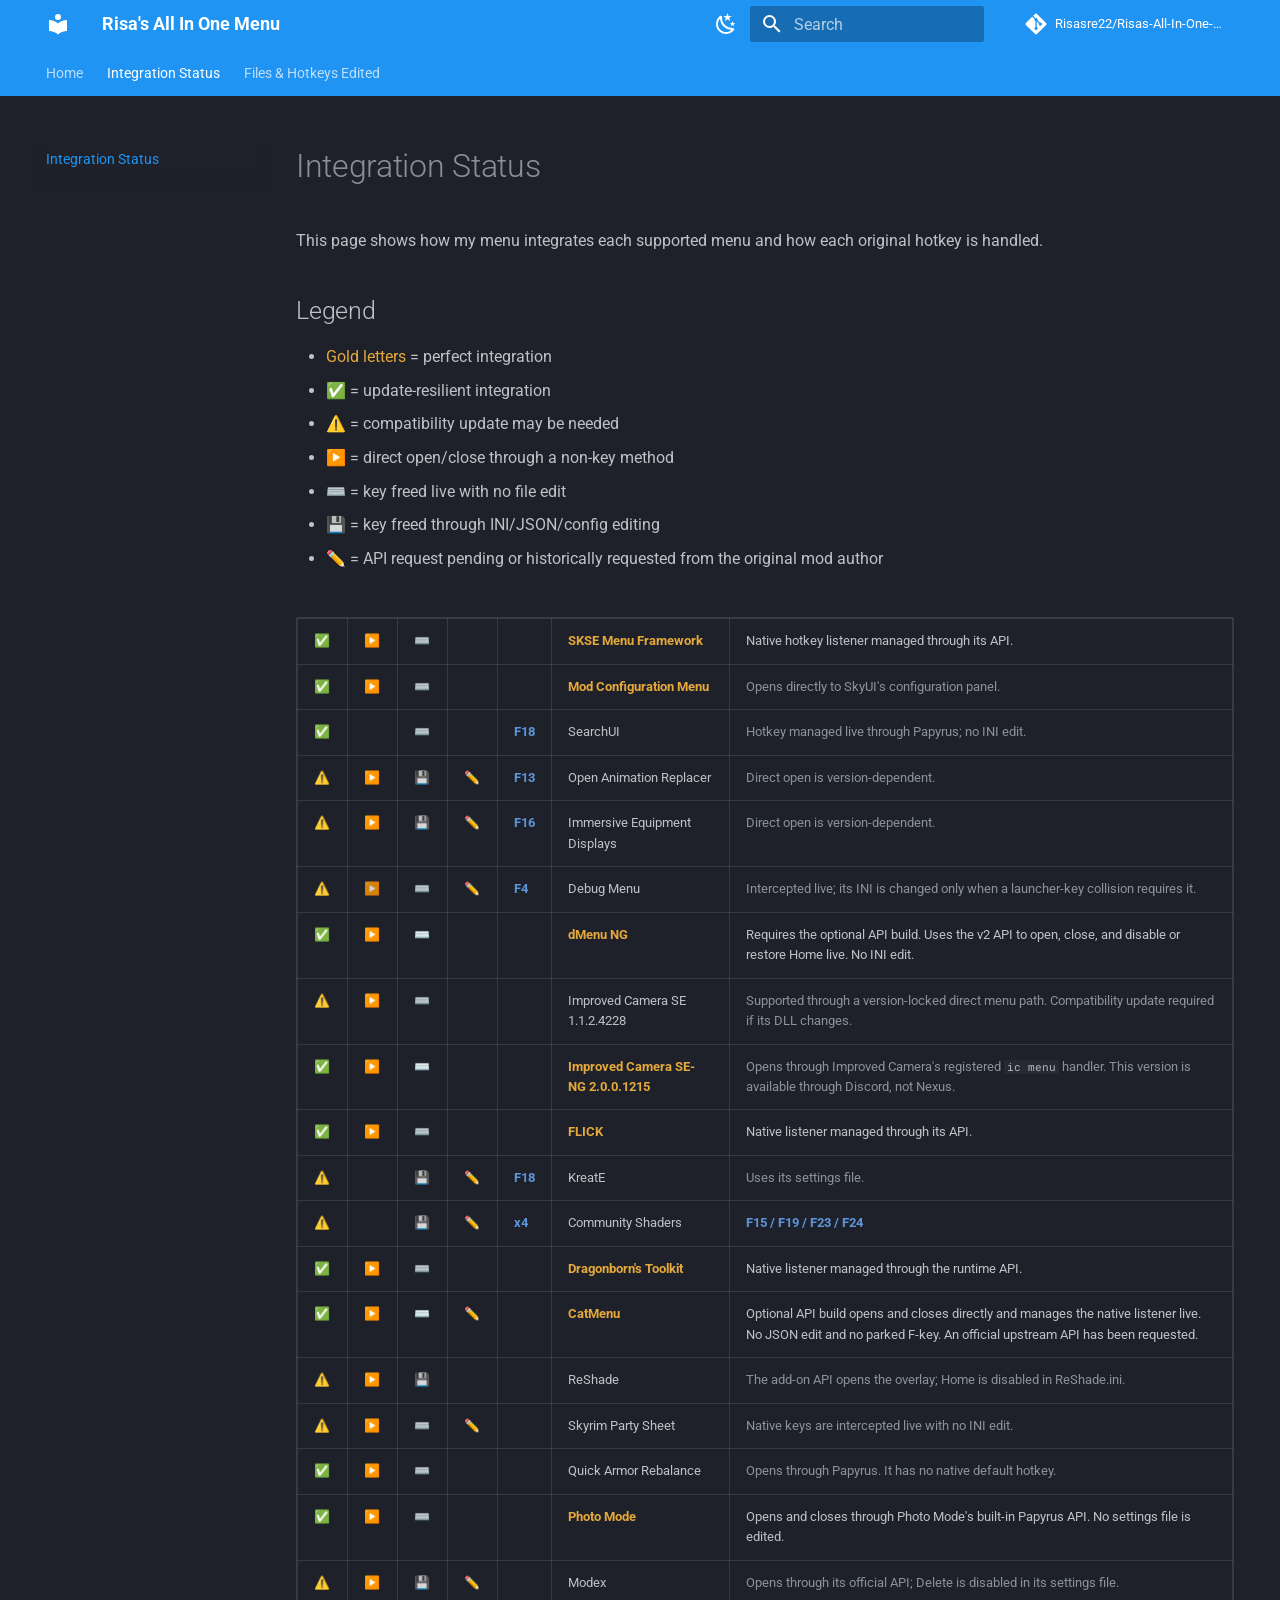
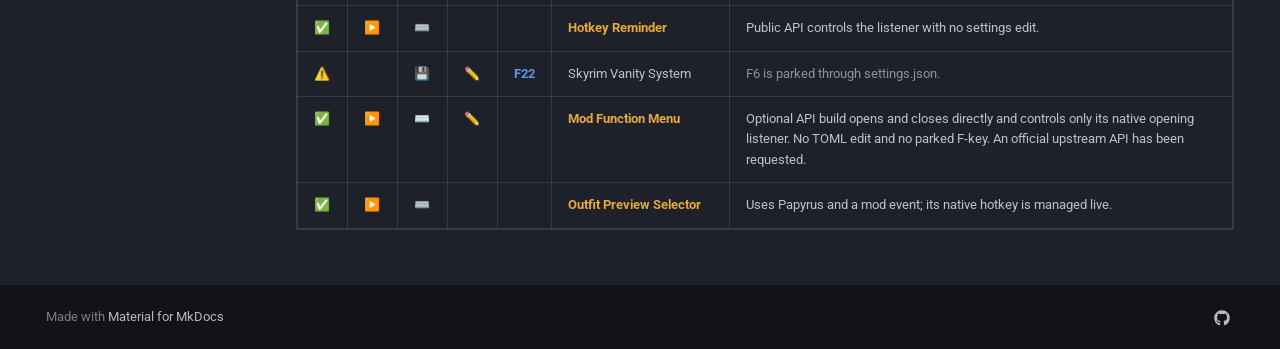
<file: integration-ledger/index.html>
<!doctype html>
<html lang="en" class="no-js">
  <head>
    
      <meta charset="utf-8">
      <meta name="viewport" content="width=device-width,initial-scale=1">
      
        <meta name="description" content="One launcher hotkey (F1) opens many mod menus and frees each mod's own hotkey for other use.">
      
      
        <meta name="author" content="Risasre22">
      
      
        <link rel="canonical" href="https://risasre22.github.io/Risas-All-In-One-Menu/integration-ledger/">
      
      
        <link rel="prev" href="..">
      
      
        <link rel="next" href="../files-and-hotkeys/">
      
      
        
      
      
      <link rel="icon" href="../assets/images/favicon.png">
      <meta name="generator" content="mkdocs-1.6.1, mkdocs-material-9.7.6">
    
    
      
        <title>Integration Status - Risa's All In One Menu</title>
      
    
    
      <link rel="stylesheet" href="../assets/stylesheets/main.484c7ddc.min.css">
      
        
        <link rel="stylesheet" href="../assets/stylesheets/palette.ab4e12ef.min.css">
      
      


    
    
      
    
    
      
        
        
        <link rel="preconnect" href="https://fonts.gstatic.com" crossorigin>
        <link rel="stylesheet" href="https://fonts.googleapis.com/css?family=Roboto:300,300i,400,400i,700,700i%7CRoboto+Mono:400,400i,700,700i&display=fallback">
        <style>:root{--md-text-font:"Roboto";--md-code-font:"Roboto Mono"}</style>
      
    
    
      <link rel="stylesheet" href="../stylesheets/extra.css">
    
    <script>__md_scope=new URL("..",location),__md_hash=e=>[...e].reduce(((e,_)=>(e<<5)-e+_.charCodeAt(0)),0),__md_get=(e,_=localStorage,t=__md_scope)=>JSON.parse(_.getItem(t.pathname+"."+e)),__md_set=(e,_,t=localStorage,a=__md_scope)=>{try{t.setItem(a.pathname+"."+e,JSON.stringify(_))}catch(e){}}</script>
    
      

    
    
  </head>
  
  
    
    
      
    
    
    
    
    <body dir="ltr" data-md-color-scheme="slate" data-md-color-primary="blue" data-md-color-accent="light-blue">
  
    
    <input class="md-toggle" data-md-toggle="drawer" type="checkbox" id="__drawer" autocomplete="off">
    <input class="md-toggle" data-md-toggle="search" type="checkbox" id="__search" autocomplete="off">
    <label class="md-overlay" for="__drawer"></label>
    <div data-md-component="skip">
      
        
        <a href="#integration-status" class="md-skip">
          Skip to content
        </a>
      
    </div>
    <div data-md-component="announce">
      
    </div>
    
    
      

<header class="md-header" data-md-component="header">
  <nav class="md-header__inner md-grid" aria-label="Header">
    <a href=".." title="Risa&#39;s All In One Menu" class="md-header__button md-logo" aria-label="Risa's All In One Menu" data-md-component="logo">
      
  
  <svg xmlns="http://www.w3.org/2000/svg" viewBox="0 0 24 24"><path d="M12 8a3 3 0 0 0 3-3 3 3 0 0 0-3-3 3 3 0 0 0-3 3 3 3 0 0 0 3 3m0 3.54C9.64 9.35 6.5 8 3 8v11c3.5 0 6.64 1.35 9 3.54 2.36-2.19 5.5-3.54 9-3.54V8c-3.5 0-6.64 1.35-9 3.54"/></svg>

    </a>
    <label class="md-header__button md-icon" for="__drawer">
      
      <svg xmlns="http://www.w3.org/2000/svg" viewBox="0 0 24 24"><path d="M3 6h18v2H3zm0 5h18v2H3zm0 5h18v2H3z"/></svg>
    </label>
    <div class="md-header__title" data-md-component="header-title">
      <div class="md-header__ellipsis">
        <div class="md-header__topic">
          <span class="md-ellipsis">
            Risa's All In One Menu
          </span>
        </div>
        <div class="md-header__topic" data-md-component="header-topic">
          <span class="md-ellipsis">
            
              Integration Status
            
          </span>
        </div>
      </div>
    </div>
    
      
        <form class="md-header__option" data-md-component="palette">
  
    
    
    
    <input class="md-option" data-md-color-media="" data-md-color-scheme="slate" data-md-color-primary="blue" data-md-color-accent="light-blue"  aria-label="Switch to light mode"  type="radio" name="__palette" id="__palette_0">
    
      <label class="md-header__button md-icon" title="Switch to light mode" for="__palette_1" hidden>
        <svg xmlns="http://www.w3.org/2000/svg" viewBox="0 0 24 24"><path d="m17.75 4.09-2.53 1.94.91 3.06-2.63-1.81-2.63 1.81.91-3.06-2.53-1.94L12.44 4l1.06-3 1.06 3zm3.5 6.91-1.64 1.25.59 1.98-1.7-1.17-1.7 1.17.59-1.98L15.75 11l2.06-.05L18.5 9l.69 1.95zm-2.28 4.95c.83-.08 1.72 1.1 1.19 1.85-.32.45-.66.87-1.08 1.27C15.17 23 8.84 23 4.94 19.07c-3.91-3.9-3.91-10.24 0-14.14.4-.4.82-.76 1.27-1.08.75-.53 1.93.36 1.85 1.19-.27 2.86.69 5.83 2.89 8.02a9.96 9.96 0 0 0 8.02 2.89m-1.64 2.02a12.08 12.08 0 0 1-7.8-3.47c-2.17-2.19-3.33-5-3.49-7.82-2.81 3.14-2.7 7.96.31 10.98 3.02 3.01 7.84 3.12 10.98.31"/></svg>
      </label>
    
  
    
    
    
    <input class="md-option" data-md-color-media="" data-md-color-scheme="default" data-md-color-primary="blue" data-md-color-accent="blue"  aria-label="Switch to dark mode"  type="radio" name="__palette" id="__palette_1">
    
      <label class="md-header__button md-icon" title="Switch to dark mode" for="__palette_0" hidden>
        <svg xmlns="http://www.w3.org/2000/svg" viewBox="0 0 24 24"><path d="M12 7a5 5 0 0 1 5 5 5 5 0 0 1-5 5 5 5 0 0 1-5-5 5 5 0 0 1 5-5m0 2a3 3 0 0 0-3 3 3 3 0 0 0 3 3 3 3 0 0 0 3-3 3 3 0 0 0-3-3m0-7 2.39 3.42C13.65 5.15 12.84 5 12 5s-1.65.15-2.39.42zM3.34 7l4.16-.35A7.2 7.2 0 0 0 5.94 8.5c-.44.74-.69 1.5-.83 2.29zm.02 10 1.76-3.77a7.131 7.131 0 0 0 2.38 4.14zM20.65 7l-1.77 3.79a7.02 7.02 0 0 0-2.38-4.15zm-.01 10-4.14.36c.59-.51 1.12-1.14 1.54-1.86.42-.73.69-1.5.83-2.29zM12 22l-2.41-3.44c.74.27 1.55.44 2.41.44.82 0 1.63-.17 2.37-.44z"/></svg>
      </label>
    
  
</form>
      
    
    
      <script>var palette=__md_get("__palette");if(palette&&palette.color){if("(prefers-color-scheme)"===palette.color.media){var media=matchMedia("(prefers-color-scheme: light)"),input=document.querySelector(media.matches?"[data-md-color-media='(prefers-color-scheme: light)']":"[data-md-color-media='(prefers-color-scheme: dark)']");palette.color.media=input.getAttribute("data-md-color-media"),palette.color.scheme=input.getAttribute("data-md-color-scheme"),palette.color.primary=input.getAttribute("data-md-color-primary"),palette.color.accent=input.getAttribute("data-md-color-accent")}for(var[key,value]of Object.entries(palette.color))document.body.setAttribute("data-md-color-"+key,value)}</script>
    
    
    
      
      
        <label class="md-header__button md-icon" for="__search">
          
          <svg xmlns="http://www.w3.org/2000/svg" viewBox="0 0 24 24"><path d="M9.5 3A6.5 6.5 0 0 1 16 9.5c0 1.61-.59 3.09-1.56 4.23l.27.27h.79l5 5-1.5 1.5-5-5v-.79l-.27-.27A6.52 6.52 0 0 1 9.5 16 6.5 6.5 0 0 1 3 9.5 6.5 6.5 0 0 1 9.5 3m0 2C7 5 5 7 5 9.5S7 14 9.5 14 14 12 14 9.5 12 5 9.5 5"/></svg>
        </label>
        <div class="md-search" data-md-component="search" role="dialog">
  <label class="md-search__overlay" for="__search"></label>
  <div class="md-search__inner" role="search">
    <form class="md-search__form" name="search">
      <input type="text" class="md-search__input" name="query" aria-label="Search" placeholder="Search" autocapitalize="off" autocorrect="off" autocomplete="off" spellcheck="false" data-md-component="search-query" required>
      <label class="md-search__icon md-icon" for="__search">
        
        <svg xmlns="http://www.w3.org/2000/svg" viewBox="0 0 24 24"><path d="M9.5 3A6.5 6.5 0 0 1 16 9.5c0 1.61-.59 3.09-1.56 4.23l.27.27h.79l5 5-1.5 1.5-5-5v-.79l-.27-.27A6.52 6.52 0 0 1 9.5 16 6.5 6.5 0 0 1 3 9.5 6.5 6.5 0 0 1 9.5 3m0 2C7 5 5 7 5 9.5S7 14 9.5 14 14 12 14 9.5 12 5 9.5 5"/></svg>
        
        <svg xmlns="http://www.w3.org/2000/svg" viewBox="0 0 24 24"><path d="M20 11v2H8l5.5 5.5-1.42 1.42L4.16 12l7.92-7.92L13.5 5.5 8 11z"/></svg>
      </label>
      <nav class="md-search__options" aria-label="Search">
        
        <button type="reset" class="md-search__icon md-icon" title="Clear" aria-label="Clear" tabindex="-1">
          
          <svg xmlns="http://www.w3.org/2000/svg" viewBox="0 0 24 24"><path d="M19 6.41 17.59 5 12 10.59 6.41 5 5 6.41 10.59 12 5 17.59 6.41 19 12 13.41 17.59 19 19 17.59 13.41 12z"/></svg>
        </button>
      </nav>
      
        <div class="md-search__suggest" data-md-component="search-suggest"></div>
      
    </form>
    <div class="md-search__output">
      <div class="md-search__scrollwrap" tabindex="0" data-md-scrollfix>
        <div class="md-search-result" data-md-component="search-result">
          <div class="md-search-result__meta">
            Initializing search
          </div>
          <ol class="md-search-result__list" role="presentation"></ol>
        </div>
      </div>
    </div>
  </div>
</div>
      
    
    
      <div class="md-header__source">
        <a href="https://github.com/Risasre22/Risas-All-In-One-Menu" title="Go to repository" class="md-source" data-md-component="source">
  <div class="md-source__icon md-icon">
    
    <svg xmlns="http://www.w3.org/2000/svg" viewBox="0 0 448 512"><!--! Font Awesome Free 7.1.0 by @fontawesome - https://fontawesome.com License - https://fontawesome.com/license/free (Icons: CC BY 4.0, Fonts: SIL OFL 1.1, Code: MIT License) Copyright 2025 Fonticons, Inc.--><path d="M439.6 236.1 244 40.5c-5.4-5.5-12.8-8.5-20.4-8.5s-15 3-20.4 8.4L162.5 81l51.5 51.5c27.1-9.1 52.7 16.8 43.4 43.7l49.7 49.7c34.2-11.8 61.2 31 35.5 56.7-26.5 26.5-70.2-2.9-56-37.3L240.3 199v121.9c25.3 12.5 22.3 41.8 9.1 55-6.4 6.4-15.2 10.1-24.3 10.1s-17.8-3.6-24.3-10.1c-17.6-17.6-11.1-46.9 11.2-56v-123c-20.8-8.5-24.6-30.7-18.6-45L142.6 101 8.5 235.1C3 240.6 0 247.9 0 255.5s3 15 8.5 20.4l195.6 195.7c5.4 5.4 12.7 8.4 20.4 8.4s15-3 20.4-8.4l194.7-194.7c5.4-5.4 8.4-12.8 8.4-20.4s-3-15-8.4-20.4"/></svg>
  </div>
  <div class="md-source__repository">
    Risasre22/Risas-All-In-One-Menu
  </div>
</a>
      </div>
    
  </nav>
  
</header>
    
    <div class="md-container" data-md-component="container">
      
      
        
          
            
<nav class="md-tabs" aria-label="Tabs" data-md-component="tabs">
  <div class="md-grid">
    <ul class="md-tabs__list">
      
        
  
  
  
  
    <li class="md-tabs__item">
      <a href=".." class="md-tabs__link">
        
  
  
    
  
  Home

      </a>
    </li>
  

      
        
  
  
  
    
  
  
    <li class="md-tabs__item md-tabs__item--active">
      <a href="./" class="md-tabs__link">
        
  
  
    
  
  Integration Status

      </a>
    </li>
  

      
        
  
  
  
  
    <li class="md-tabs__item">
      <a href="../files-and-hotkeys/" class="md-tabs__link">
        
  
  
    
  
  Files & Hotkeys Edited

      </a>
    </li>
  

      
    </ul>
  </div>
</nav>
          
        
      
      <main class="md-main" data-md-component="main">
        <div class="md-main__inner md-grid">
          
            
              
                
              
              <div class="md-sidebar md-sidebar--primary" data-md-component="sidebar" data-md-type="navigation" >
                <div class="md-sidebar__scrollwrap">
                  <div class="md-sidebar__inner">
                    


  


<nav class="md-nav md-nav--primary md-nav--lifted" aria-label="Navigation" data-md-level="0">
  <label class="md-nav__title" for="__drawer">
    <a href=".." title="Risa&#39;s All In One Menu" class="md-nav__button md-logo" aria-label="Risa's All In One Menu" data-md-component="logo">
      
  
  <svg xmlns="http://www.w3.org/2000/svg" viewBox="0 0 24 24"><path d="M12 8a3 3 0 0 0 3-3 3 3 0 0 0-3-3 3 3 0 0 0-3 3 3 3 0 0 0 3 3m0 3.54C9.64 9.35 6.5 8 3 8v11c3.5 0 6.64 1.35 9 3.54 2.36-2.19 5.5-3.54 9-3.54V8c-3.5 0-6.64 1.35-9 3.54"/></svg>

    </a>
    Risa's All In One Menu
  </label>
  
    <div class="md-nav__source">
      <a href="https://github.com/Risasre22/Risas-All-In-One-Menu" title="Go to repository" class="md-source" data-md-component="source">
  <div class="md-source__icon md-icon">
    
    <svg xmlns="http://www.w3.org/2000/svg" viewBox="0 0 448 512"><!--! Font Awesome Free 7.1.0 by @fontawesome - https://fontawesome.com License - https://fontawesome.com/license/free (Icons: CC BY 4.0, Fonts: SIL OFL 1.1, Code: MIT License) Copyright 2025 Fonticons, Inc.--><path d="M439.6 236.1 244 40.5c-5.4-5.5-12.8-8.5-20.4-8.5s-15 3-20.4 8.4L162.5 81l51.5 51.5c27.1-9.1 52.7 16.8 43.4 43.7l49.7 49.7c34.2-11.8 61.2 31 35.5 56.7-26.5 26.5-70.2-2.9-56-37.3L240.3 199v121.9c25.3 12.5 22.3 41.8 9.1 55-6.4 6.4-15.2 10.1-24.3 10.1s-17.8-3.6-24.3-10.1c-17.6-17.6-11.1-46.9 11.2-56v-123c-20.8-8.5-24.6-30.7-18.6-45L142.6 101 8.5 235.1C3 240.6 0 247.9 0 255.5s3 15 8.5 20.4l195.6 195.7c5.4 5.4 12.7 8.4 20.4 8.4s15-3 20.4-8.4l194.7-194.7c5.4-5.4 8.4-12.8 8.4-20.4s-3-15-8.4-20.4"/></svg>
  </div>
  <div class="md-source__repository">
    Risasre22/Risas-All-In-One-Menu
  </div>
</a>
    </div>
  
  <ul class="md-nav__list" data-md-scrollfix>
    
      
      
  
  
  
  
    <li class="md-nav__item">
      <a href=".." class="md-nav__link">
        
  
  
  <span class="md-ellipsis">
    
  
    Home
  

    
  </span>
  
  

      </a>
    </li>
  

    
      
      
  
  
    
  
  
  
    <li class="md-nav__item md-nav__item--active">
      
      <input class="md-nav__toggle md-toggle" type="checkbox" id="__toc">
      
      
        
      
      
        <label class="md-nav__link md-nav__link--active" for="__toc">
          
  
  
  <span class="md-ellipsis">
    
  
    Integration Status
  

    
  </span>
  
  

          <span class="md-nav__icon md-icon"></span>
        </label>
      
      <a href="./" class="md-nav__link md-nav__link--active">
        
  
  
  <span class="md-ellipsis">
    
  
    Integration Status
  

    
  </span>
  
  

      </a>
      
        

<nav class="md-nav md-nav--secondary" aria-label="Table of contents">
  
  
  
    
  
  
    <label class="md-nav__title" for="__toc">
      <span class="md-nav__icon md-icon"></span>
      Table of contents
    </label>
    <ul class="md-nav__list" data-md-component="toc" data-md-scrollfix>
      
        <li class="md-nav__item">
  <a href="#legend" class="md-nav__link">
    <span class="md-ellipsis">
      
        Legend
      
    </span>
  </a>
  
</li>
      
    </ul>
  
</nav>
      
    </li>
  

    
      
      
  
  
  
  
    <li class="md-nav__item">
      <a href="../files-and-hotkeys/" class="md-nav__link">
        
  
  
  <span class="md-ellipsis">
    
  
    Files & Hotkeys Edited
  

    
  </span>
  
  

      </a>
    </li>
  

    
  </ul>
</nav>
                  </div>
                </div>
              </div>
            
            
              
                
              
              <div class="md-sidebar md-sidebar--secondary" data-md-component="sidebar" data-md-type="toc" hidden>
                <div class="md-sidebar__scrollwrap">
                  <div class="md-sidebar__inner">
                    

<nav class="md-nav md-nav--secondary" aria-label="Table of contents">
  
  
  
    
  
  
    <label class="md-nav__title" for="__toc">
      <span class="md-nav__icon md-icon"></span>
      Table of contents
    </label>
    <ul class="md-nav__list" data-md-component="toc" data-md-scrollfix>
      
        <li class="md-nav__item">
  <a href="#legend" class="md-nav__link">
    <span class="md-ellipsis">
      
        Legend
      
    </span>
  </a>
  
</li>
      
    </ul>
  
</nav>
                  </div>
                </div>
              </div>
            
          
          
            <div class="md-content" data-md-component="content">
              
              <article class="md-content__inner md-typeset">
                
                  
  



  
  


<h1 id="integration-status">Integration Status<a class="headerlink" href="#integration-status" title="Permanent link">&para;</a></h1>
<p>This page shows how my menu integrates each supported menu and how each original hotkey is handled.</p>
<h2 id="legend">Legend<a class="headerlink" href="#legend" title="Permanent link">&para;</a></h2>
<ul>
<li><span class="perfect">Gold letters</span> = perfect integration</li>
<li><span class="blue">&#x2705;</span> = update-resilient integration</li>
<li><span class="gold">&#x26A0;&#xFE0F;</span> = compatibility update may be needed</li>
<li><span class="blue">&#x25B6;&#xFE0F;</span> = direct open/close through a non-key method</li>
<li>&#x2328;&#xFE0F; = key freed live with no file edit</li>
<li>&#x1F4BE; = key freed through INI/JSON/config editing</li>
<li><span class="gold">&#x270F;&#xFE0F;</span> = API request pending or historically requested from the original mod author</li>
</ul>
<div class="integration-table">
<table>
<tbody>
<tr>
<td><span class="blue">&#x2705;</span></td>
<td><span class="blue">&#x25B6;&#xFE0F;</span></td>
<td>&#x2328;&#xFE0F;</td>
<td></td>
<td></td>
<td><strong class="perfect">SKSE Menu Framework</strong></td>
<td>Native hotkey listener managed through its API.</td>
</tr>
<tr>
<td><span class="blue">&#x2705;</span></td>
<td><span class="blue">&#x25B6;&#xFE0F;</span></td>
<td>&#x2328;&#xFE0F;</td>
<td></td>
<td></td>
<td><strong class="perfect">Mod Configuration Menu</strong></td>
<td><span class="muted">Opens directly to SkyUI's configuration panel.</span></td>
</tr>
<tr>
<td><span class="blue">&#x2705;</span></td>
<td></td>
<td>&#x2328;&#xFE0F;</td>
<td></td>
<td><strong class="blue">F18</strong></td>
<td>SearchUI</td>
<td><span class="muted">Hotkey managed live through Papyrus; no INI edit.</span></td>
</tr>
<tr>
<td><span class="gold">&#x26A0;&#xFE0F;</span></td>
<td><span class="blue">&#x25B6;&#xFE0F;</span></td>
<td>&#x1F4BE;</td>
<td><span class="gold">&#x270F;&#xFE0F;</span></td>
<td><strong class="blue">F13</strong></td>
<td>Open Animation Replacer</td>
<td><span class="muted">Direct open is version-dependent.</span></td>
</tr>
<tr>
<td><span class="gold">&#x26A0;&#xFE0F;</span></td>
<td><span class="blue">&#x25B6;&#xFE0F;</span></td>
<td>&#x1F4BE;</td>
<td><span class="gold">&#x270F;&#xFE0F;</span></td>
<td><strong class="blue">F16</strong></td>
<td>Immersive Equipment Displays</td>
<td><span class="muted">Direct open is version-dependent.</span></td>
</tr>
<tr>
<td><span class="gold">&#x26A0;&#xFE0F;</span></td>
<td>&#x25B6;&#xFE0F;</td>
<td>&#x2328;&#xFE0F;</td>
<td><span class="gold">&#x270F;&#xFE0F;</span></td>
<td><strong class="blue">F4</strong></td>
<td>Debug Menu</td>
<td><span class="muted">Intercepted live; its INI is changed only when a launcher-key collision requires it.</span></td>
</tr>
<tr>
<td><span class="blue">&#x2705;</span></td>
<td><span class="blue">&#x25B6;&#xFE0F;</span></td>
<td><span class="blue">&#x2328;&#xFE0F;</span></td>
<td></td>
<td></td>
<td><strong class="perfect">dMenu NG</strong></td>
<td>Requires the optional API build. Uses the v2 API to open, close, and disable or restore Home live. No INI edit.</td>
</tr>
<tr>
<td><span class="gold">&#x26A0;&#xFE0F;</span></td>
<td><span class="blue">&#x25B6;&#xFE0F;</span></td>
<td>&#x2328;&#xFE0F;</td>
<td></td>
<td></td>
<td>Improved Camera SE 1.1.2.4228</td>
<td><span class="muted">Supported through a version-locked direct menu path. Compatibility update required if its DLL changes.</span></td>
</tr>
<tr>
<td><span class="blue">&#x2705;</span></td>
<td><span class="blue">&#x25B6;&#xFE0F;</span></td>
<td><span class="blue">&#x2328;&#xFE0F;</span></td>
<td></td>
<td></td>
<td><strong class="perfect">Improved Camera SE-NG 2.0.0.1215</strong></td>
<td><span class="muted">Opens through Improved Camera's registered <code>ic menu</code> handler. This version is available through Discord, not Nexus.</span></td>
</tr>
<tr>
<td><span class="blue">&#x2705;</span></td>
<td><span class="blue">&#x25B6;&#xFE0F;</span></td>
<td>&#x2328;&#xFE0F;</td>
<td></td>
<td></td>
<td><strong class="perfect">FLICK</strong></td>
<td>Native listener managed through its API.</td>
</tr>
<tr>
<td><span class="gold">&#x26A0;&#xFE0F;</span></td>
<td></td>
<td>&#x1F4BE;</td>
<td><span class="gold">&#x270F;&#xFE0F;</span></td>
<td><strong class="blue">F18</strong></td>
<td>KreatE</td>
<td><span class="muted">Uses its settings file.</span></td>
</tr>
<tr>
<td><span class="gold">&#x26A0;&#xFE0F;</span></td>
<td></td>
<td>&#x1F4BE;</td>
<td><span class="gold">&#x270F;&#xFE0F;</span></td>
<td><strong class="blue">x4</strong></td>
<td>Community Shaders</td>
<td><strong class="blue">F15 / F19 / F23 / F24</strong></td>
</tr>
<tr>
<td><span class="blue">&#x2705;</span></td>
<td><span class="blue">&#x25B6;&#xFE0F;</span></td>
<td>&#x2328;&#xFE0F;</td>
<td></td>
<td></td>
<td><strong class="perfect">Dragonborn's Toolkit</strong></td>
<td>Native listener managed through the runtime API.</td>
</tr>
<tr>
<td><span class="blue">&#x2705;</span></td>
<td><span class="blue">&#x25B6;&#xFE0F;</span></td>
<td><span class="blue">&#x2328;&#xFE0F;</span></td>
<td><span class="gold">&#x270F;&#xFE0F;</span></td>
<td></td>
<td><strong class="perfect">CatMenu</strong></td>
<td>Optional API build opens and closes directly and manages the native listener live. No JSON edit and no parked F-key. An official upstream API has been requested.</td>
</tr>
<tr>
<td><span class="blue">&#x26A0;&#xFE0F;</span></td>
<td><span class="blue">&#x25B6;&#xFE0F;</span></td>
<td>&#x1F4BE;</td>
<td></td>
<td></td>
<td>ReShade</td>
<td><span class="muted">The add-on API opens the overlay; Home is disabled in ReShade.ini.</span></td>
</tr>
<tr>
<td><span class="gold">&#x26A0;&#xFE0F;</span></td>
<td><span class="blue">&#x25B6;&#xFE0F;</span></td>
<td>&#x2328;&#xFE0F;</td>
<td><span class="gold">&#x270F;&#xFE0F;</span></td>
<td></td>
<td>Skyrim Party Sheet</td>
<td><span class="muted">Native keys are intercepted live with no INI edit.</span></td>
</tr>
<tr>
<td><span class="blue">&#x2705;</span></td>
<td><span class="blue">&#x25B6;&#xFE0F;</span></td>
<td>&#x2328;&#xFE0F;</td>
<td></td>
<td></td>
<td>Quick Armor Rebalance</td>
<td><span class="muted">Opens through Papyrus. It has no native default hotkey.</span></td>
</tr>
<tr>
<td><span class="blue">&#x2705;</span></td>
<td><span class="blue">&#x25B6;&#xFE0F;</span></td>
<td>&#x2328;&#xFE0F;</td>
<td></td>
<td></td>
<td><strong class="perfect">Photo Mode</strong></td>
<td>Opens and closes through Photo Mode's built-in Papyrus API. No settings file is edited.</td>
</tr>
<tr>
<td><span class="gold">&#x26A0;&#xFE0F;</span></td>
<td><span class="blue">&#x25B6;&#xFE0F;</span></td>
<td>&#x1F4BE;</td>
<td><span class="gold">&#x270F;&#xFE0F;</span></td>
<td></td>
<td>Modex</td>
<td><span class="muted">Opens through its official API; Delete is disabled in its settings file.</span></td>
</tr>
<tr>
<td><span class="blue">&#x2705;</span></td>
<td><span class="blue">&#x25B6;&#xFE0F;</span></td>
<td>&#x2328;&#xFE0F;</td>
<td></td>
<td></td>
<td><strong class="perfect">Hotkey Reminder</strong></td>
<td>Public API controls the listener with no settings edit.</td>
</tr>
<tr>
<td><span class="gold">&#x26A0;&#xFE0F;</span></td>
<td></td>
<td>&#x1F4BE;</td>
<td><span class="gold">&#x270F;&#xFE0F;</span></td>
<td><strong class="blue">F22</strong></td>
<td>Skyrim Vanity System</td>
<td><span class="muted">F6 is parked through settings.json.</span></td>
</tr>
<tr>
<td><span class="blue">&#x2705;</span></td>
<td><span class="blue">&#x25B6;&#xFE0F;</span></td>
<td><span class="blue">&#x2328;&#xFE0F;</span></td>
<td><span class="gold">&#x270F;&#xFE0F;</span></td>
<td></td>
<td><strong class="perfect">Mod Function Menu</strong></td>
<td>Optional API build opens and closes directly and controls only its native opening listener. No TOML edit and no parked F-key. An official upstream API has been requested.</td>
</tr>
<tr>
<td><span class="blue">&#x2705;</span></td>
<td><span class="blue">&#x25B6;&#xFE0F;</span></td>
<td>&#x2328;&#xFE0F;</td>
<td></td>
<td></td>
<td><strong class="perfect">Outfit Preview Selector</strong></td>
<td>Uses Papyrus and a mod event; its native hotkey is managed live.</td>
</tr>
</tbody>
</table>
</div>







  
  




  



                
              </article>
            </div>
          
          
<script>var target=document.getElementById(location.hash.slice(1));target&&target.name&&(target.checked=target.name.startsWith("__tabbed_"))</script>
        </div>
        
          <button type="button" class="md-top md-icon" data-md-component="top" hidden>
  
  <svg xmlns="http://www.w3.org/2000/svg" viewBox="0 0 24 24"><path d="M13 20h-2V8l-5.5 5.5-1.42-1.42L12 4.16l7.92 7.92-1.42 1.42L13 8z"/></svg>
  Back to top
</button>
        
      </main>
      
        <footer class="md-footer">
  
  <div class="md-footer-meta md-typeset">
    <div class="md-footer-meta__inner md-grid">
      <div class="md-copyright">
  
  
    Made with
    <a href="https://squidfunk.github.io/mkdocs-material/" target="_blank" rel="noopener">
      Material for MkDocs
    </a>
  
</div>
      
        
<div class="md-social">
  
    
    
    
    
      
      
    
    <a href="https://github.com/Risasre22/Risas-All-In-One-Menu" target="_blank" rel="noopener" title="github.com" class="md-social__link">
      <svg xmlns="http://www.w3.org/2000/svg" viewBox="0 0 512 512"><!--! Font Awesome Free 7.1.0 by @fontawesome - https://fontawesome.com License - https://fontawesome.com/license/free (Icons: CC BY 4.0, Fonts: SIL OFL 1.1, Code: MIT License) Copyright 2025 Fonticons, Inc.--><path d="M173.9 397.4c0 2-2.3 3.6-5.2 3.6-3.3.3-5.6-1.3-5.6-3.6 0-2 2.3-3.6 5.2-3.6 3-.3 5.6 1.3 5.6 3.6m-31.1-4.5c-.7 2 1.3 4.3 4.3 4.9 2.6 1 5.6 0 6.2-2s-1.3-4.3-4.3-5.2c-2.6-.7-5.5.3-6.2 2.3m44.2-1.7c-2.9.7-4.9 2.6-4.6 4.9.3 2 2.9 3.3 5.9 2.6 2.9-.7 4.9-2.6 4.6-4.6-.3-1.9-3-3.2-5.9-2.9M252.8 8C114.1 8 8 113.3 8 252c0 110.9 69.8 205.8 169.5 239.2 12.8 2.3 17.3-5.6 17.3-12.1 0-6.2-.3-40.4-.3-61.4 0 0-70 15-84.7-29.8 0 0-11.4-29.1-27.8-36.6 0 0-22.9-15.7 1.6-15.4 0 0 24.9 2 38.6 25.8 21.9 38.6 58.6 27.5 72.9 20.9 2.3-16 8.8-27.1 16-33.7-55.9-6.2-112.3-14.3-112.3-110.5 0-27.5 7.6-41.3 23.6-58.9-2.6-6.5-11.1-33.3 2.6-67.9 20.9-6.5 69 27 69 27 20-5.6 41.5-8.5 62.8-8.5s42.8 2.9 62.8 8.5c0 0 48.1-33.6 69-27 13.7 34.7 5.2 61.4 2.6 67.9 16 17.7 25.8 31.5 25.8 58.9 0 96.5-58.9 104.2-114.8 110.5 9.2 7.9 17 22.9 17 46.4 0 33.7-.3 75.4-.3 83.6 0 6.5 4.6 14.4 17.3 12.1C436.2 457.8 504 362.9 504 252 504 113.3 391.5 8 252.8 8M105.2 352.9c-1.3 1-1 3.3.7 5.2 1.6 1.6 3.9 2.3 5.2 1 1.3-1 1-3.3-.7-5.2-1.6-1.6-3.9-2.3-5.2-1m-10.8-8.1c-.7 1.3.3 2.9 2.3 3.9 1.6 1 3.6.7 4.3-.7.7-1.3-.3-2.9-2.3-3.9-2-.6-3.6-.3-4.3.7m32.4 35.6c-1.6 1.3-1 4.3 1.3 6.2 2.3 2.3 5.2 2.6 6.5 1 1.3-1.3.7-4.3-1.3-6.2-2.2-2.3-5.2-2.6-6.5-1m-11.4-14.7c-1.6 1-1.6 3.6 0 5.9s4.3 3.3 5.6 2.3c1.6-1.3 1.6-3.9 0-6.2-1.4-2.3-4-3.3-5.6-2"/></svg>
    </a>
  
</div>
      
    </div>
  </div>
</footer>
      
    </div>
    <div class="md-dialog" data-md-component="dialog">
      <div class="md-dialog__inner md-typeset"></div>
    </div>
    
    
    
      
      
      <script id="__config" type="application/json">{"annotate": null, "base": "..", "features": ["navigation.tabs", "navigation.top", "navigation.instant", "navigation.tracking", "search.suggest", "search.highlight", "content.code.copy"], "search": "../assets/javascripts/workers/search.2c215733.min.js", "tags": null, "translations": {"clipboard.copied": "Copied to clipboard", "clipboard.copy": "Copy to clipboard", "search.result.more.one": "1 more on this page", "search.result.more.other": "# more on this page", "search.result.none": "No matching documents", "search.result.one": "1 matching document", "search.result.other": "# matching documents", "search.result.placeholder": "Type to start searching", "search.result.term.missing": "Missing", "select.version": "Select version"}, "version": null}</script>
    
    
      <script src="../assets/javascripts/bundle.79ae519e.min.js"></script>
      
    
  </body>
</html>
</file>
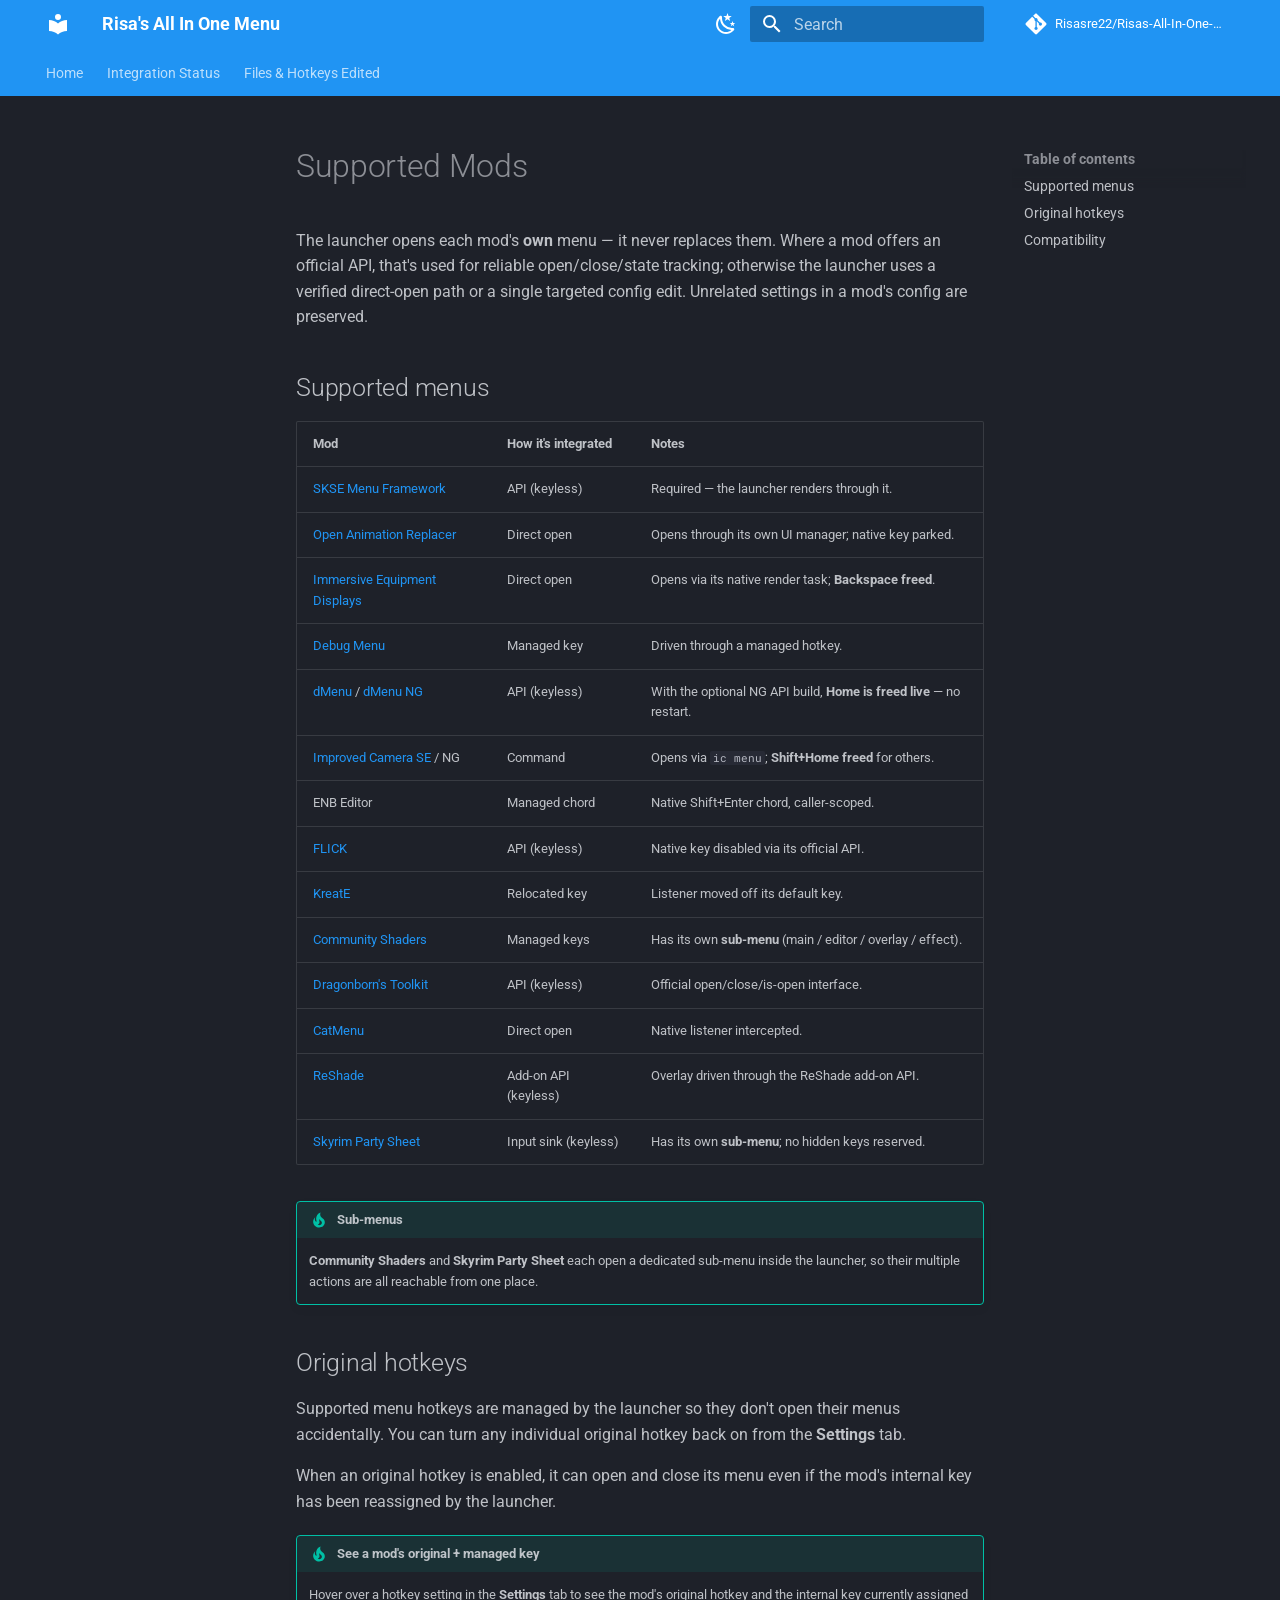
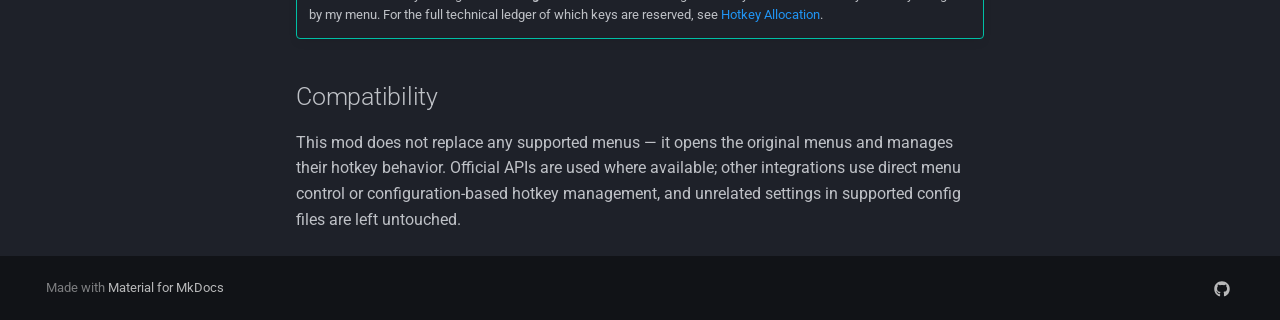
<file: supported-mods/index.html>
<!doctype html>
<html lang="en" class="no-js">
  <head>
    
      <meta charset="utf-8">
      <meta name="viewport" content="width=device-width,initial-scale=1">
      
        <meta name="description" content="One launcher hotkey (F1) opens many mod menus and frees each mod's own hotkey for other use.">
      
      
        <meta name="author" content="Risasre22">
      
      
        <link rel="canonical" href="https://risasre22.github.io/Risas-All-In-One-Menu/supported-mods/">
      
      
      
      
        
      
      
      <link rel="icon" href="../assets/images/favicon.png">
      <meta name="generator" content="mkdocs-1.6.1, mkdocs-material-9.7.6">
    
    
      
        <title>Supported Mods - Risa's All In One Menu</title>
      
    
    
      <link rel="stylesheet" href="../assets/stylesheets/main.484c7ddc.min.css">
      
        
        <link rel="stylesheet" href="../assets/stylesheets/palette.ab4e12ef.min.css">
      
      


    
    
      
    
    
      
        
        
        <link rel="preconnect" href="https://fonts.gstatic.com" crossorigin>
        <link rel="stylesheet" href="https://fonts.googleapis.com/css?family=Roboto:300,300i,400,400i,700,700i%7CRoboto+Mono:400,400i,700,700i&display=fallback">
        <style>:root{--md-text-font:"Roboto";--md-code-font:"Roboto Mono"}</style>
      
    
    
      <link rel="stylesheet" href="../stylesheets/extra.css">
    
    <script>__md_scope=new URL("..",location),__md_hash=e=>[...e].reduce(((e,_)=>(e<<5)-e+_.charCodeAt(0)),0),__md_get=(e,_=localStorage,t=__md_scope)=>JSON.parse(_.getItem(t.pathname+"."+e)),__md_set=(e,_,t=localStorage,a=__md_scope)=>{try{t.setItem(a.pathname+"."+e,JSON.stringify(_))}catch(e){}}</script>
    
      

    
    
  </head>
  
  
    
    
      
    
    
    
    
    <body dir="ltr" data-md-color-scheme="slate" data-md-color-primary="blue" data-md-color-accent="light-blue">
  
    
    <input class="md-toggle" data-md-toggle="drawer" type="checkbox" id="__drawer" autocomplete="off">
    <input class="md-toggle" data-md-toggle="search" type="checkbox" id="__search" autocomplete="off">
    <label class="md-overlay" for="__drawer"></label>
    <div data-md-component="skip">
      
        
        <a href="#supported-mods" class="md-skip">
          Skip to content
        </a>
      
    </div>
    <div data-md-component="announce">
      
    </div>
    
    
      

<header class="md-header" data-md-component="header">
  <nav class="md-header__inner md-grid" aria-label="Header">
    <a href=".." title="Risa&#39;s All In One Menu" class="md-header__button md-logo" aria-label="Risa's All In One Menu" data-md-component="logo">
      
  
  <svg xmlns="http://www.w3.org/2000/svg" viewBox="0 0 24 24"><path d="M12 8a3 3 0 0 0 3-3 3 3 0 0 0-3-3 3 3 0 0 0-3 3 3 3 0 0 0 3 3m0 3.54C9.64 9.35 6.5 8 3 8v11c3.5 0 6.64 1.35 9 3.54 2.36-2.19 5.5-3.54 9-3.54V8c-3.5 0-6.64 1.35-9 3.54"/></svg>

    </a>
    <label class="md-header__button md-icon" for="__drawer">
      
      <svg xmlns="http://www.w3.org/2000/svg" viewBox="0 0 24 24"><path d="M3 6h18v2H3zm0 5h18v2H3zm0 5h18v2H3z"/></svg>
    </label>
    <div class="md-header__title" data-md-component="header-title">
      <div class="md-header__ellipsis">
        <div class="md-header__topic">
          <span class="md-ellipsis">
            Risa's All In One Menu
          </span>
        </div>
        <div class="md-header__topic" data-md-component="header-topic">
          <span class="md-ellipsis">
            
              Supported Mods
            
          </span>
        </div>
      </div>
    </div>
    
      
        <form class="md-header__option" data-md-component="palette">
  
    
    
    
    <input class="md-option" data-md-color-media="" data-md-color-scheme="slate" data-md-color-primary="blue" data-md-color-accent="light-blue"  aria-label="Switch to light mode"  type="radio" name="__palette" id="__palette_0">
    
      <label class="md-header__button md-icon" title="Switch to light mode" for="__palette_1" hidden>
        <svg xmlns="http://www.w3.org/2000/svg" viewBox="0 0 24 24"><path d="m17.75 4.09-2.53 1.94.91 3.06-2.63-1.81-2.63 1.81.91-3.06-2.53-1.94L12.44 4l1.06-3 1.06 3zm3.5 6.91-1.64 1.25.59 1.98-1.7-1.17-1.7 1.17.59-1.98L15.75 11l2.06-.05L18.5 9l.69 1.95zm-2.28 4.95c.83-.08 1.72 1.1 1.19 1.85-.32.45-.66.87-1.08 1.27C15.17 23 8.84 23 4.94 19.07c-3.91-3.9-3.91-10.24 0-14.14.4-.4.82-.76 1.27-1.08.75-.53 1.93.36 1.85 1.19-.27 2.86.69 5.83 2.89 8.02a9.96 9.96 0 0 0 8.02 2.89m-1.64 2.02a12.08 12.08 0 0 1-7.8-3.47c-2.17-2.19-3.33-5-3.49-7.82-2.81 3.14-2.7 7.96.31 10.98 3.02 3.01 7.84 3.12 10.98.31"/></svg>
      </label>
    
  
    
    
    
    <input class="md-option" data-md-color-media="" data-md-color-scheme="default" data-md-color-primary="blue" data-md-color-accent="blue"  aria-label="Switch to dark mode"  type="radio" name="__palette" id="__palette_1">
    
      <label class="md-header__button md-icon" title="Switch to dark mode" for="__palette_0" hidden>
        <svg xmlns="http://www.w3.org/2000/svg" viewBox="0 0 24 24"><path d="M12 7a5 5 0 0 1 5 5 5 5 0 0 1-5 5 5 5 0 0 1-5-5 5 5 0 0 1 5-5m0 2a3 3 0 0 0-3 3 3 3 0 0 0 3 3 3 3 0 0 0 3-3 3 3 0 0 0-3-3m0-7 2.39 3.42C13.65 5.15 12.84 5 12 5s-1.65.15-2.39.42zM3.34 7l4.16-.35A7.2 7.2 0 0 0 5.94 8.5c-.44.74-.69 1.5-.83 2.29zm.02 10 1.76-3.77a7.131 7.131 0 0 0 2.38 4.14zM20.65 7l-1.77 3.79a7.02 7.02 0 0 0-2.38-4.15zm-.01 10-4.14.36c.59-.51 1.12-1.14 1.54-1.86.42-.73.69-1.5.83-2.29zM12 22l-2.41-3.44c.74.27 1.55.44 2.41.44.82 0 1.63-.17 2.37-.44z"/></svg>
      </label>
    
  
</form>
      
    
    
      <script>var palette=__md_get("__palette");if(palette&&palette.color){if("(prefers-color-scheme)"===palette.color.media){var media=matchMedia("(prefers-color-scheme: light)"),input=document.querySelector(media.matches?"[data-md-color-media='(prefers-color-scheme: light)']":"[data-md-color-media='(prefers-color-scheme: dark)']");palette.color.media=input.getAttribute("data-md-color-media"),palette.color.scheme=input.getAttribute("data-md-color-scheme"),palette.color.primary=input.getAttribute("data-md-color-primary"),palette.color.accent=input.getAttribute("data-md-color-accent")}for(var[key,value]of Object.entries(palette.color))document.body.setAttribute("data-md-color-"+key,value)}</script>
    
    
    
      
      
        <label class="md-header__button md-icon" for="__search">
          
          <svg xmlns="http://www.w3.org/2000/svg" viewBox="0 0 24 24"><path d="M9.5 3A6.5 6.5 0 0 1 16 9.5c0 1.61-.59 3.09-1.56 4.23l.27.27h.79l5 5-1.5 1.5-5-5v-.79l-.27-.27A6.52 6.52 0 0 1 9.5 16 6.5 6.5 0 0 1 3 9.5 6.5 6.5 0 0 1 9.5 3m0 2C7 5 5 7 5 9.5S7 14 9.5 14 14 12 14 9.5 12 5 9.5 5"/></svg>
        </label>
        <div class="md-search" data-md-component="search" role="dialog">
  <label class="md-search__overlay" for="__search"></label>
  <div class="md-search__inner" role="search">
    <form class="md-search__form" name="search">
      <input type="text" class="md-search__input" name="query" aria-label="Search" placeholder="Search" autocapitalize="off" autocorrect="off" autocomplete="off" spellcheck="false" data-md-component="search-query" required>
      <label class="md-search__icon md-icon" for="__search">
        
        <svg xmlns="http://www.w3.org/2000/svg" viewBox="0 0 24 24"><path d="M9.5 3A6.5 6.5 0 0 1 16 9.5c0 1.61-.59 3.09-1.56 4.23l.27.27h.79l5 5-1.5 1.5-5-5v-.79l-.27-.27A6.52 6.52 0 0 1 9.5 16 6.5 6.5 0 0 1 3 9.5 6.5 6.5 0 0 1 9.5 3m0 2C7 5 5 7 5 9.5S7 14 9.5 14 14 12 14 9.5 12 5 9.5 5"/></svg>
        
        <svg xmlns="http://www.w3.org/2000/svg" viewBox="0 0 24 24"><path d="M20 11v2H8l5.5 5.5-1.42 1.42L4.16 12l7.92-7.92L13.5 5.5 8 11z"/></svg>
      </label>
      <nav class="md-search__options" aria-label="Search">
        
        <button type="reset" class="md-search__icon md-icon" title="Clear" aria-label="Clear" tabindex="-1">
          
          <svg xmlns="http://www.w3.org/2000/svg" viewBox="0 0 24 24"><path d="M19 6.41 17.59 5 12 10.59 6.41 5 5 6.41 10.59 12 5 17.59 6.41 19 12 13.41 17.59 19 19 17.59 13.41 12z"/></svg>
        </button>
      </nav>
      
        <div class="md-search__suggest" data-md-component="search-suggest"></div>
      
    </form>
    <div class="md-search__output">
      <div class="md-search__scrollwrap" tabindex="0" data-md-scrollfix>
        <div class="md-search-result" data-md-component="search-result">
          <div class="md-search-result__meta">
            Initializing search
          </div>
          <ol class="md-search-result__list" role="presentation"></ol>
        </div>
      </div>
    </div>
  </div>
</div>
      
    
    
      <div class="md-header__source">
        <a href="https://github.com/Risasre22/Risas-All-In-One-Menu" title="Go to repository" class="md-source" data-md-component="source">
  <div class="md-source__icon md-icon">
    
    <svg xmlns="http://www.w3.org/2000/svg" viewBox="0 0 448 512"><!--! Font Awesome Free 7.1.0 by @fontawesome - https://fontawesome.com License - https://fontawesome.com/license/free (Icons: CC BY 4.0, Fonts: SIL OFL 1.1, Code: MIT License) Copyright 2025 Fonticons, Inc.--><path d="M439.6 236.1 244 40.5c-5.4-5.5-12.8-8.5-20.4-8.5s-15 3-20.4 8.4L162.5 81l51.5 51.5c27.1-9.1 52.7 16.8 43.4 43.7l49.7 49.7c34.2-11.8 61.2 31 35.5 56.7-26.5 26.5-70.2-2.9-56-37.3L240.3 199v121.9c25.3 12.5 22.3 41.8 9.1 55-6.4 6.4-15.2 10.1-24.3 10.1s-17.8-3.6-24.3-10.1c-17.6-17.6-11.1-46.9 11.2-56v-123c-20.8-8.5-24.6-30.7-18.6-45L142.6 101 8.5 235.1C3 240.6 0 247.9 0 255.5s3 15 8.5 20.4l195.6 195.7c5.4 5.4 12.7 8.4 20.4 8.4s15-3 20.4-8.4l194.7-194.7c5.4-5.4 8.4-12.8 8.4-20.4s-3-15-8.4-20.4"/></svg>
  </div>
  <div class="md-source__repository">
    Risasre22/Risas-All-In-One-Menu
  </div>
</a>
      </div>
    
  </nav>
  
</header>
    
    <div class="md-container" data-md-component="container">
      
      
        
          
            
<nav class="md-tabs" aria-label="Tabs" data-md-component="tabs">
  <div class="md-grid">
    <ul class="md-tabs__list">
      
        
  
  
  
  
    <li class="md-tabs__item">
      <a href=".." class="md-tabs__link">
        
  
  
    
  
  Home

      </a>
    </li>
  

      
        
  
  
  
  
    <li class="md-tabs__item">
      <a href="../integration-ledger/" class="md-tabs__link">
        
  
  
    
  
  Integration Status

      </a>
    </li>
  

      
        
  
  
  
  
    <li class="md-tabs__item">
      <a href="../files-and-hotkeys/" class="md-tabs__link">
        
  
  
    
  
  Files & Hotkeys Edited

      </a>
    </li>
  

      
    </ul>
  </div>
</nav>
          
        
      
      <main class="md-main" data-md-component="main">
        <div class="md-main__inner md-grid">
          
            
              
              <div class="md-sidebar md-sidebar--primary" data-md-component="sidebar" data-md-type="navigation" >
                <div class="md-sidebar__scrollwrap">
                  <div class="md-sidebar__inner">
                    


  


<nav class="md-nav md-nav--primary md-nav--lifted" aria-label="Navigation" data-md-level="0">
  <label class="md-nav__title" for="__drawer">
    <a href=".." title="Risa&#39;s All In One Menu" class="md-nav__button md-logo" aria-label="Risa's All In One Menu" data-md-component="logo">
      
  
  <svg xmlns="http://www.w3.org/2000/svg" viewBox="0 0 24 24"><path d="M12 8a3 3 0 0 0 3-3 3 3 0 0 0-3-3 3 3 0 0 0-3 3 3 3 0 0 0 3 3m0 3.54C9.64 9.35 6.5 8 3 8v11c3.5 0 6.64 1.35 9 3.54 2.36-2.19 5.5-3.54 9-3.54V8c-3.5 0-6.64 1.35-9 3.54"/></svg>

    </a>
    Risa's All In One Menu
  </label>
  
    <div class="md-nav__source">
      <a href="https://github.com/Risasre22/Risas-All-In-One-Menu" title="Go to repository" class="md-source" data-md-component="source">
  <div class="md-source__icon md-icon">
    
    <svg xmlns="http://www.w3.org/2000/svg" viewBox="0 0 448 512"><!--! Font Awesome Free 7.1.0 by @fontawesome - https://fontawesome.com License - https://fontawesome.com/license/free (Icons: CC BY 4.0, Fonts: SIL OFL 1.1, Code: MIT License) Copyright 2025 Fonticons, Inc.--><path d="M439.6 236.1 244 40.5c-5.4-5.5-12.8-8.5-20.4-8.5s-15 3-20.4 8.4L162.5 81l51.5 51.5c27.1-9.1 52.7 16.8 43.4 43.7l49.7 49.7c34.2-11.8 61.2 31 35.5 56.7-26.5 26.5-70.2-2.9-56-37.3L240.3 199v121.9c25.3 12.5 22.3 41.8 9.1 55-6.4 6.4-15.2 10.1-24.3 10.1s-17.8-3.6-24.3-10.1c-17.6-17.6-11.1-46.9 11.2-56v-123c-20.8-8.5-24.6-30.7-18.6-45L142.6 101 8.5 235.1C3 240.6 0 247.9 0 255.5s3 15 8.5 20.4l195.6 195.7c5.4 5.4 12.7 8.4 20.4 8.4s15-3 20.4-8.4l194.7-194.7c5.4-5.4 8.4-12.8 8.4-20.4s-3-15-8.4-20.4"/></svg>
  </div>
  <div class="md-source__repository">
    Risasre22/Risas-All-In-One-Menu
  </div>
</a>
    </div>
  
  <ul class="md-nav__list" data-md-scrollfix>
    
      
      
  
  
  
  
    <li class="md-nav__item">
      <a href=".." class="md-nav__link">
        
  
  
  <span class="md-ellipsis">
    
  
    Home
  

    
  </span>
  
  

      </a>
    </li>
  

    
      
      
  
  
  
  
    <li class="md-nav__item">
      <a href="../integration-ledger/" class="md-nav__link">
        
  
  
  <span class="md-ellipsis">
    
  
    Integration Status
  

    
  </span>
  
  

      </a>
    </li>
  

    
      
      
  
  
  
  
    <li class="md-nav__item">
      <a href="../files-and-hotkeys/" class="md-nav__link">
        
  
  
  <span class="md-ellipsis">
    
  
    Files & Hotkeys Edited
  

    
  </span>
  
  

      </a>
    </li>
  

    
  </ul>
</nav>
                  </div>
                </div>
              </div>
            
            
              
              <div class="md-sidebar md-sidebar--secondary" data-md-component="sidebar" data-md-type="toc" >
                <div class="md-sidebar__scrollwrap">
                  <div class="md-sidebar__inner">
                    

<nav class="md-nav md-nav--secondary" aria-label="Table of contents">
  
  
  
    
  
  
    <label class="md-nav__title" for="__toc">
      <span class="md-nav__icon md-icon"></span>
      Table of contents
    </label>
    <ul class="md-nav__list" data-md-component="toc" data-md-scrollfix>
      
        <li class="md-nav__item">
  <a href="#supported-menus" class="md-nav__link">
    <span class="md-ellipsis">
      
        Supported menus
      
    </span>
  </a>
  
</li>
      
        <li class="md-nav__item">
  <a href="#original-hotkeys" class="md-nav__link">
    <span class="md-ellipsis">
      
        Original hotkeys
      
    </span>
  </a>
  
</li>
      
        <li class="md-nav__item">
  <a href="#compatibility" class="md-nav__link">
    <span class="md-ellipsis">
      
        Compatibility
      
    </span>
  </a>
  
</li>
      
    </ul>
  
</nav>
                  </div>
                </div>
              </div>
            
          
          
            <div class="md-content" data-md-component="content">
              
              <article class="md-content__inner md-typeset">
                
                  


  
  


<h1 id="supported-mods">Supported Mods<a class="headerlink" href="#supported-mods" title="Permanent link">&para;</a></h1>
<p>The launcher opens each mod's <strong>own</strong> menu — it never replaces them. Where a mod offers an official API, that's used for reliable open/close/state tracking; otherwise the launcher uses a verified direct-open path or a single targeted config edit. Unrelated settings in a mod's config are preserved.</p>
<h2 id="supported-menus">Supported menus<a class="headerlink" href="#supported-menus" title="Permanent link">&para;</a></h2>
<table>
<thead>
<tr>
<th>Mod</th>
<th>How it's integrated</th>
<th>Notes</th>
</tr>
</thead>
<tbody>
<tr>
<td><a href="https://www.nexusmods.com/skyrimspecialedition/mods/104093">SKSE Menu Framework</a></td>
<td>API (keyless)</td>
<td>Required — the launcher renders through it.</td>
</tr>
<tr>
<td><a href="https://www.nexusmods.com/skyrimspecialedition/mods/92109">Open Animation Replacer</a></td>
<td>Direct open</td>
<td>Opens through its own UI manager; native key parked.</td>
</tr>
<tr>
<td><a href="https://www.nexusmods.com/skyrimspecialedition/mods/62001">Immersive Equipment Displays</a></td>
<td>Direct open</td>
<td>Opens via its native render task; <strong>Backspace freed</strong>.</td>
</tr>
<tr>
<td><a href="https://www.nexusmods.com/skyrimspecialedition/mods/136456">Debug Menu</a></td>
<td>Managed key</td>
<td>Driven through a managed hotkey.</td>
</tr>
<tr>
<td><a href="https://www.nexusmods.com/skyrimspecialedition/mods/97221">dMenu</a> / <a href="https://www.nexusmods.com/skyrimspecialedition/mods/166751">dMenu NG</a></td>
<td>API (keyless)</td>
<td>With the optional NG API build, <strong>Home is freed live</strong> — no restart.</td>
</tr>
<tr>
<td><a href="https://www.nexusmods.com/skyrimspecialedition/mods/93962">Improved Camera SE</a> / NG</td>
<td>Command</td>
<td>Opens via <code>ic menu</code>; <strong>Shift+Home freed</strong> for others.</td>
</tr>
<tr>
<td>ENB Editor</td>
<td>Managed chord</td>
<td>Native Shift+Enter chord, caller-scoped.</td>
</tr>
<tr>
<td><a href="https://www.nexusmods.com/skyrimspecialedition/mods/181603">FLICK</a></td>
<td>API (keyless)</td>
<td>Native key disabled via its official API.</td>
</tr>
<tr>
<td><a href="https://www.nexusmods.com/skyrimspecialedition/mods/83757">KreatE</a></td>
<td>Relocated key</td>
<td>Listener moved off its default key.</td>
</tr>
<tr>
<td><a href="https://www.nexusmods.com/skyrimspecialedition/mods/86492">Community Shaders</a></td>
<td>Managed keys</td>
<td>Has its own <strong>sub-menu</strong> (main / editor / overlay / effect).</td>
</tr>
<tr>
<td><a href="https://www.nexusmods.com/skyrimspecialedition/mods/181426">Dragonborn's Toolkit</a></td>
<td>API (keyless)</td>
<td>Official open/close/is-open interface.</td>
</tr>
<tr>
<td><a href="https://www.nexusmods.com/skyrimspecialedition/mods/65958">CatMenu</a></td>
<td>Direct open</td>
<td>Native listener intercepted.</td>
</tr>
<tr>
<td><a href="https://reshade.me/">ReShade</a></td>
<td>Add-on API (keyless)</td>
<td>Overlay driven through the ReShade add-on API.</td>
</tr>
<tr>
<td><a href="https://www.nexusmods.com/skyrimspecialedition/mods/167538">Skyrim Party Sheet</a></td>
<td>Input sink (keyless)</td>
<td>Has its own <strong>sub-menu</strong>; no hidden keys reserved.</td>
</tr>
</tbody>
</table>
<div class="admonition tip">
<p class="admonition-title">Sub-menus</p>
<p><strong>Community Shaders</strong> and <strong>Skyrim Party Sheet</strong> each open a dedicated sub-menu inside the launcher, so their multiple actions are all reachable from one place.</p>
</div>
<h2 id="original-hotkeys">Original hotkeys<a class="headerlink" href="#original-hotkeys" title="Permanent link">&para;</a></h2>
<p>Supported menu hotkeys are managed by the launcher so they don't open their menus accidentally. You can turn any individual original hotkey back on from the <strong>Settings</strong> tab.</p>
<p>When an original hotkey is enabled, it can open and close its menu even if the mod's internal key has been reassigned by the launcher.</p>
<div class="admonition tip">
<p class="admonition-title">See a mod's original + managed key</p>
<p>Hover over a hotkey setting in the <strong>Settings</strong> tab to see the mod's original hotkey and the internal key currently assigned by my menu. For the full technical ledger of which keys are reserved, see <a href="../hotkey-allocation/">Hotkey Allocation</a>.</p>
</div>
<h2 id="compatibility">Compatibility<a class="headerlink" href="#compatibility" title="Permanent link">&para;</a></h2>
<p>This mod does not replace any supported menus — it opens the original menus and manages their hotkey behavior. Official APIs are used where available; other integrations use direct menu control or configuration-based hotkey management, and unrelated settings in supported config files are left untouched.</p>












                
              </article>
            </div>
          
          
<script>var target=document.getElementById(location.hash.slice(1));target&&target.name&&(target.checked=target.name.startsWith("__tabbed_"))</script>
        </div>
        
          <button type="button" class="md-top md-icon" data-md-component="top" hidden>
  
  <svg xmlns="http://www.w3.org/2000/svg" viewBox="0 0 24 24"><path d="M13 20h-2V8l-5.5 5.5-1.42-1.42L12 4.16l7.92 7.92-1.42 1.42L13 8z"/></svg>
  Back to top
</button>
        
      </main>
      
        <footer class="md-footer">
  
  <div class="md-footer-meta md-typeset">
    <div class="md-footer-meta__inner md-grid">
      <div class="md-copyright">
  
  
    Made with
    <a href="https://squidfunk.github.io/mkdocs-material/" target="_blank" rel="noopener">
      Material for MkDocs
    </a>
  
</div>
      
        
<div class="md-social">
  
    
    
    
    
      
      
    
    <a href="https://github.com/Risasre22/Risas-All-In-One-Menu" target="_blank" rel="noopener" title="github.com" class="md-social__link">
      <svg xmlns="http://www.w3.org/2000/svg" viewBox="0 0 512 512"><!--! Font Awesome Free 7.1.0 by @fontawesome - https://fontawesome.com License - https://fontawesome.com/license/free (Icons: CC BY 4.0, Fonts: SIL OFL 1.1, Code: MIT License) Copyright 2025 Fonticons, Inc.--><path d="M173.9 397.4c0 2-2.3 3.6-5.2 3.6-3.3.3-5.6-1.3-5.6-3.6 0-2 2.3-3.6 5.2-3.6 3-.3 5.6 1.3 5.6 3.6m-31.1-4.5c-.7 2 1.3 4.3 4.3 4.9 2.6 1 5.6 0 6.2-2s-1.3-4.3-4.3-5.2c-2.6-.7-5.5.3-6.2 2.3m44.2-1.7c-2.9.7-4.9 2.6-4.6 4.9.3 2 2.9 3.3 5.9 2.6 2.9-.7 4.9-2.6 4.6-4.6-.3-1.9-3-3.2-5.9-2.9M252.8 8C114.1 8 8 113.3 8 252c0 110.9 69.8 205.8 169.5 239.2 12.8 2.3 17.3-5.6 17.3-12.1 0-6.2-.3-40.4-.3-61.4 0 0-70 15-84.7-29.8 0 0-11.4-29.1-27.8-36.6 0 0-22.9-15.7 1.6-15.4 0 0 24.9 2 38.6 25.8 21.9 38.6 58.6 27.5 72.9 20.9 2.3-16 8.8-27.1 16-33.7-55.9-6.2-112.3-14.3-112.3-110.5 0-27.5 7.6-41.3 23.6-58.9-2.6-6.5-11.1-33.3 2.6-67.9 20.9-6.5 69 27 69 27 20-5.6 41.5-8.5 62.8-8.5s42.8 2.9 62.8 8.5c0 0 48.1-33.6 69-27 13.7 34.7 5.2 61.4 2.6 67.9 16 17.7 25.8 31.5 25.8 58.9 0 96.5-58.9 104.2-114.8 110.5 9.2 7.9 17 22.9 17 46.4 0 33.7-.3 75.4-.3 83.6 0 6.5 4.6 14.4 17.3 12.1C436.2 457.8 504 362.9 504 252 504 113.3 391.5 8 252.8 8M105.2 352.9c-1.3 1-1 3.3.7 5.2 1.6 1.6 3.9 2.3 5.2 1 1.3-1 1-3.3-.7-5.2-1.6-1.6-3.9-2.3-5.2-1m-10.8-8.1c-.7 1.3.3 2.9 2.3 3.9 1.6 1 3.6.7 4.3-.7.7-1.3-.3-2.9-2.3-3.9-2-.6-3.6-.3-4.3.7m32.4 35.6c-1.6 1.3-1 4.3 1.3 6.2 2.3 2.3 5.2 2.6 6.5 1 1.3-1.3.7-4.3-1.3-6.2-2.2-2.3-5.2-2.6-6.5-1m-11.4-14.7c-1.6 1-1.6 3.6 0 5.9s4.3 3.3 5.6 2.3c1.6-1.3 1.6-3.9 0-6.2-1.4-2.3-4-3.3-5.6-2"/></svg>
    </a>
  
</div>
      
    </div>
  </div>
</footer>
      
    </div>
    <div class="md-dialog" data-md-component="dialog">
      <div class="md-dialog__inner md-typeset"></div>
    </div>
    
    
    
      
      
      <script id="__config" type="application/json">{"annotate": null, "base": "..", "features": ["navigation.tabs", "navigation.top", "navigation.instant", "navigation.tracking", "search.suggest", "search.highlight", "content.code.copy"], "search": "../assets/javascripts/workers/search.2c215733.min.js", "tags": null, "translations": {"clipboard.copied": "Copied to clipboard", "clipboard.copy": "Copy to clipboard", "search.result.more.one": "1 more on this page", "search.result.more.other": "# more on this page", "search.result.none": "No matching documents", "search.result.one": "1 matching document", "search.result.other": "# matching documents", "search.result.placeholder": "Type to start searching", "search.result.term.missing": "Missing", "select.version": "Select version"}, "version": null}</script>
    
    
      <script src="../assets/javascripts/bundle.79ae519e.min.js"></script>
      
    
  </body>
</html>
</file>
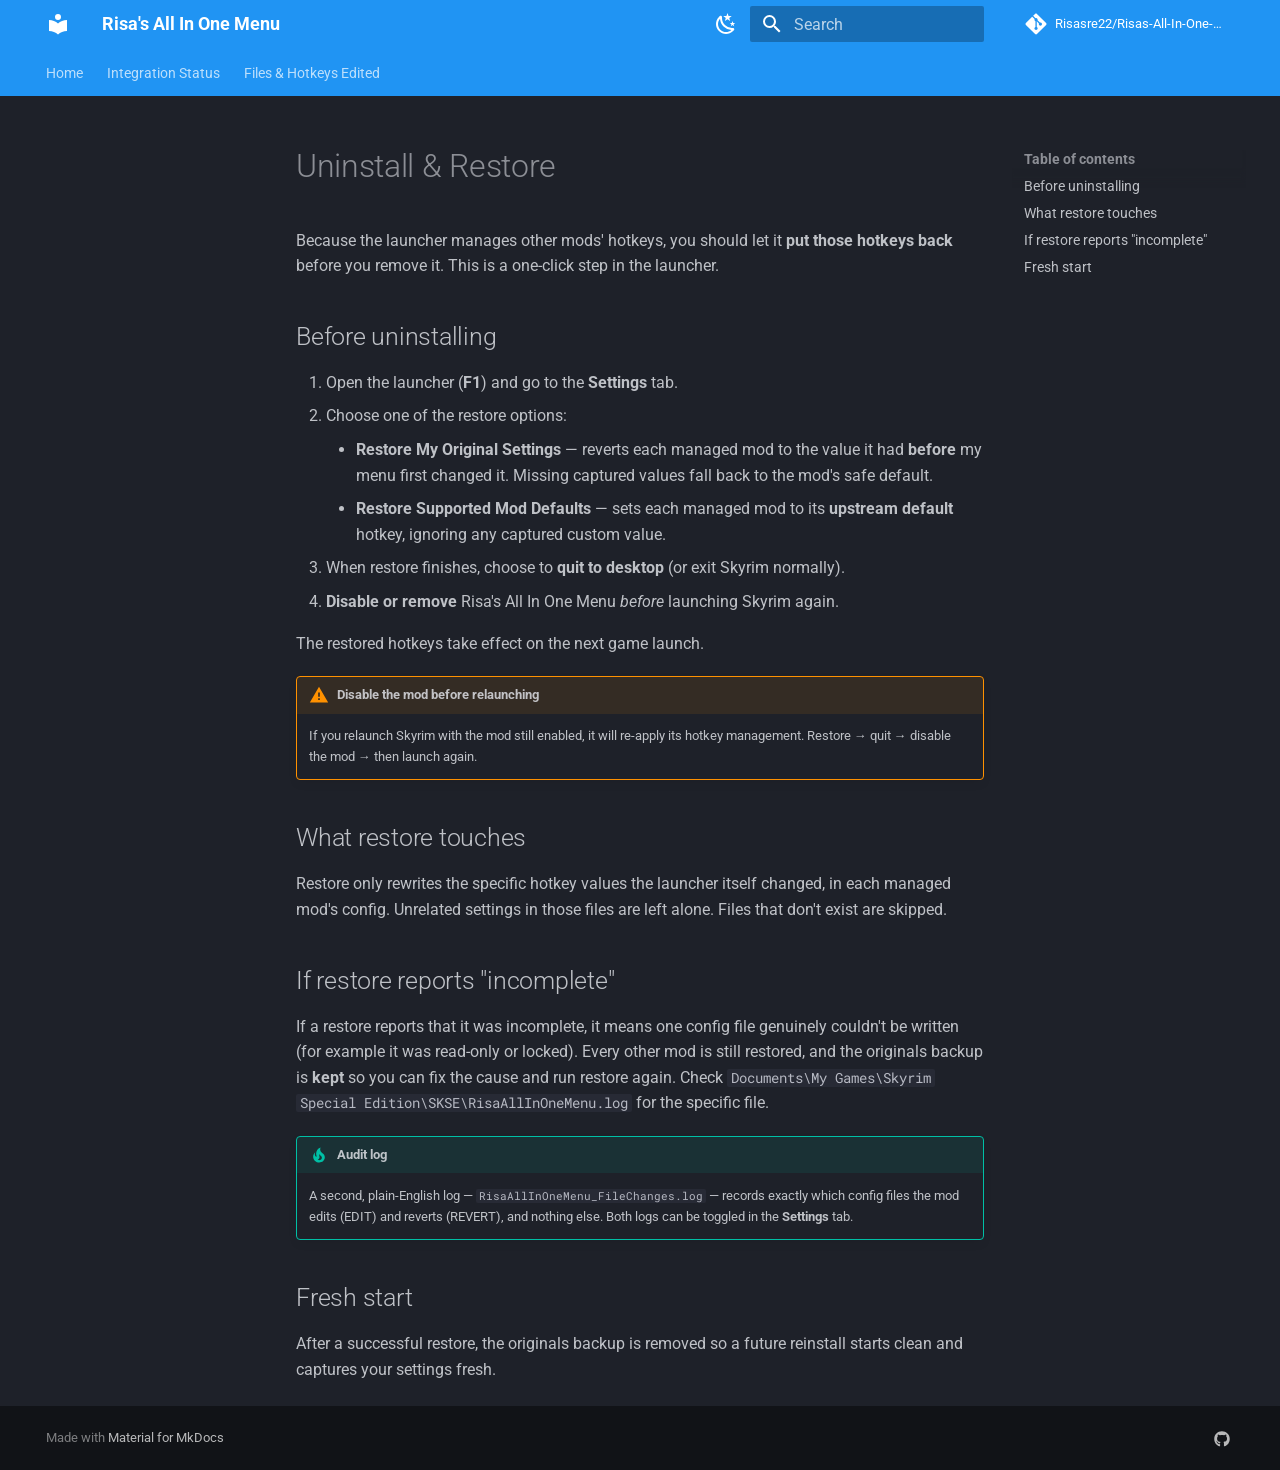
<file: uninstall/index.html>
<!doctype html>
<html lang="en" class="no-js">
  <head>
    
      <meta charset="utf-8">
      <meta name="viewport" content="width=device-width,initial-scale=1">
      
        <meta name="description" content="One launcher hotkey (F1) opens many mod menus and frees each mod's own hotkey for other use.">
      
      
        <meta name="author" content="Risasre22">
      
      
        <link rel="canonical" href="https://risasre22.github.io/Risas-All-In-One-Menu/uninstall/">
      
      
      
      
        
      
      
      <link rel="icon" href="../assets/images/favicon.png">
      <meta name="generator" content="mkdocs-1.6.1, mkdocs-material-9.7.6">
    
    
      
        <title>Uninstall & Restore - Risa's All In One Menu</title>
      
    
    
      <link rel="stylesheet" href="../assets/stylesheets/main.484c7ddc.min.css">
      
        
        <link rel="stylesheet" href="../assets/stylesheets/palette.ab4e12ef.min.css">
      
      


    
    
      
    
    
      
        
        
        <link rel="preconnect" href="https://fonts.gstatic.com" crossorigin>
        <link rel="stylesheet" href="https://fonts.googleapis.com/css?family=Roboto:300,300i,400,400i,700,700i%7CRoboto+Mono:400,400i,700,700i&display=fallback">
        <style>:root{--md-text-font:"Roboto";--md-code-font:"Roboto Mono"}</style>
      
    
    
      <link rel="stylesheet" href="../stylesheets/extra.css">
    
    <script>__md_scope=new URL("..",location),__md_hash=e=>[...e].reduce(((e,_)=>(e<<5)-e+_.charCodeAt(0)),0),__md_get=(e,_=localStorage,t=__md_scope)=>JSON.parse(_.getItem(t.pathname+"."+e)),__md_set=(e,_,t=localStorage,a=__md_scope)=>{try{t.setItem(a.pathname+"."+e,JSON.stringify(_))}catch(e){}}</script>
    
      

    
    
  </head>
  
  
    
    
      
    
    
    
    
    <body dir="ltr" data-md-color-scheme="slate" data-md-color-primary="blue" data-md-color-accent="light-blue">
  
    
    <input class="md-toggle" data-md-toggle="drawer" type="checkbox" id="__drawer" autocomplete="off">
    <input class="md-toggle" data-md-toggle="search" type="checkbox" id="__search" autocomplete="off">
    <label class="md-overlay" for="__drawer"></label>
    <div data-md-component="skip">
      
        
        <a href="#uninstall-restore" class="md-skip">
          Skip to content
        </a>
      
    </div>
    <div data-md-component="announce">
      
    </div>
    
    
      

<header class="md-header" data-md-component="header">
  <nav class="md-header__inner md-grid" aria-label="Header">
    <a href=".." title="Risa&#39;s All In One Menu" class="md-header__button md-logo" aria-label="Risa's All In One Menu" data-md-component="logo">
      
  
  <svg xmlns="http://www.w3.org/2000/svg" viewBox="0 0 24 24"><path d="M12 8a3 3 0 0 0 3-3 3 3 0 0 0-3-3 3 3 0 0 0-3 3 3 3 0 0 0 3 3m0 3.54C9.64 9.35 6.5 8 3 8v11c3.5 0 6.64 1.35 9 3.54 2.36-2.19 5.5-3.54 9-3.54V8c-3.5 0-6.64 1.35-9 3.54"/></svg>

    </a>
    <label class="md-header__button md-icon" for="__drawer">
      
      <svg xmlns="http://www.w3.org/2000/svg" viewBox="0 0 24 24"><path d="M3 6h18v2H3zm0 5h18v2H3zm0 5h18v2H3z"/></svg>
    </label>
    <div class="md-header__title" data-md-component="header-title">
      <div class="md-header__ellipsis">
        <div class="md-header__topic">
          <span class="md-ellipsis">
            Risa's All In One Menu
          </span>
        </div>
        <div class="md-header__topic" data-md-component="header-topic">
          <span class="md-ellipsis">
            
              Uninstall &amp; Restore
            
          </span>
        </div>
      </div>
    </div>
    
      
        <form class="md-header__option" data-md-component="palette">
  
    
    
    
    <input class="md-option" data-md-color-media="" data-md-color-scheme="slate" data-md-color-primary="blue" data-md-color-accent="light-blue"  aria-label="Switch to light mode"  type="radio" name="__palette" id="__palette_0">
    
      <label class="md-header__button md-icon" title="Switch to light mode" for="__palette_1" hidden>
        <svg xmlns="http://www.w3.org/2000/svg" viewBox="0 0 24 24"><path d="m17.75 4.09-2.53 1.94.91 3.06-2.63-1.81-2.63 1.81.91-3.06-2.53-1.94L12.44 4l1.06-3 1.06 3zm3.5 6.91-1.64 1.25.59 1.98-1.7-1.17-1.7 1.17.59-1.98L15.75 11l2.06-.05L18.5 9l.69 1.95zm-2.28 4.95c.83-.08 1.72 1.1 1.19 1.85-.32.45-.66.87-1.08 1.27C15.17 23 8.84 23 4.94 19.07c-3.91-3.9-3.91-10.24 0-14.14.4-.4.82-.76 1.27-1.08.75-.53 1.93.36 1.85 1.19-.27 2.86.69 5.83 2.89 8.02a9.96 9.96 0 0 0 8.02 2.89m-1.64 2.02a12.08 12.08 0 0 1-7.8-3.47c-2.17-2.19-3.33-5-3.49-7.82-2.81 3.14-2.7 7.96.31 10.98 3.02 3.01 7.84 3.12 10.98.31"/></svg>
      </label>
    
  
    
    
    
    <input class="md-option" data-md-color-media="" data-md-color-scheme="default" data-md-color-primary="blue" data-md-color-accent="blue"  aria-label="Switch to dark mode"  type="radio" name="__palette" id="__palette_1">
    
      <label class="md-header__button md-icon" title="Switch to dark mode" for="__palette_0" hidden>
        <svg xmlns="http://www.w3.org/2000/svg" viewBox="0 0 24 24"><path d="M12 7a5 5 0 0 1 5 5 5 5 0 0 1-5 5 5 5 0 0 1-5-5 5 5 0 0 1 5-5m0 2a3 3 0 0 0-3 3 3 3 0 0 0 3 3 3 3 0 0 0 3-3 3 3 0 0 0-3-3m0-7 2.39 3.42C13.65 5.15 12.84 5 12 5s-1.65.15-2.39.42zM3.34 7l4.16-.35A7.2 7.2 0 0 0 5.94 8.5c-.44.74-.69 1.5-.83 2.29zm.02 10 1.76-3.77a7.131 7.131 0 0 0 2.38 4.14zM20.65 7l-1.77 3.79a7.02 7.02 0 0 0-2.38-4.15zm-.01 10-4.14.36c.59-.51 1.12-1.14 1.54-1.86.42-.73.69-1.5.83-2.29zM12 22l-2.41-3.44c.74.27 1.55.44 2.41.44.82 0 1.63-.17 2.37-.44z"/></svg>
      </label>
    
  
</form>
      
    
    
      <script>var palette=__md_get("__palette");if(palette&&palette.color){if("(prefers-color-scheme)"===palette.color.media){var media=matchMedia("(prefers-color-scheme: light)"),input=document.querySelector(media.matches?"[data-md-color-media='(prefers-color-scheme: light)']":"[data-md-color-media='(prefers-color-scheme: dark)']");palette.color.media=input.getAttribute("data-md-color-media"),palette.color.scheme=input.getAttribute("data-md-color-scheme"),palette.color.primary=input.getAttribute("data-md-color-primary"),palette.color.accent=input.getAttribute("data-md-color-accent")}for(var[key,value]of Object.entries(palette.color))document.body.setAttribute("data-md-color-"+key,value)}</script>
    
    
    
      
      
        <label class="md-header__button md-icon" for="__search">
          
          <svg xmlns="http://www.w3.org/2000/svg" viewBox="0 0 24 24"><path d="M9.5 3A6.5 6.5 0 0 1 16 9.5c0 1.61-.59 3.09-1.56 4.23l.27.27h.79l5 5-1.5 1.5-5-5v-.79l-.27-.27A6.52 6.52 0 0 1 9.5 16 6.5 6.5 0 0 1 3 9.5 6.5 6.5 0 0 1 9.5 3m0 2C7 5 5 7 5 9.5S7 14 9.5 14 14 12 14 9.5 12 5 9.5 5"/></svg>
        </label>
        <div class="md-search" data-md-component="search" role="dialog">
  <label class="md-search__overlay" for="__search"></label>
  <div class="md-search__inner" role="search">
    <form class="md-search__form" name="search">
      <input type="text" class="md-search__input" name="query" aria-label="Search" placeholder="Search" autocapitalize="off" autocorrect="off" autocomplete="off" spellcheck="false" data-md-component="search-query" required>
      <label class="md-search__icon md-icon" for="__search">
        
        <svg xmlns="http://www.w3.org/2000/svg" viewBox="0 0 24 24"><path d="M9.5 3A6.5 6.5 0 0 1 16 9.5c0 1.61-.59 3.09-1.56 4.23l.27.27h.79l5 5-1.5 1.5-5-5v-.79l-.27-.27A6.52 6.52 0 0 1 9.5 16 6.5 6.5 0 0 1 3 9.5 6.5 6.5 0 0 1 9.5 3m0 2C7 5 5 7 5 9.5S7 14 9.5 14 14 12 14 9.5 12 5 9.5 5"/></svg>
        
        <svg xmlns="http://www.w3.org/2000/svg" viewBox="0 0 24 24"><path d="M20 11v2H8l5.5 5.5-1.42 1.42L4.16 12l7.92-7.92L13.5 5.5 8 11z"/></svg>
      </label>
      <nav class="md-search__options" aria-label="Search">
        
        <button type="reset" class="md-search__icon md-icon" title="Clear" aria-label="Clear" tabindex="-1">
          
          <svg xmlns="http://www.w3.org/2000/svg" viewBox="0 0 24 24"><path d="M19 6.41 17.59 5 12 10.59 6.41 5 5 6.41 10.59 12 5 17.59 6.41 19 12 13.41 17.59 19 19 17.59 13.41 12z"/></svg>
        </button>
      </nav>
      
        <div class="md-search__suggest" data-md-component="search-suggest"></div>
      
    </form>
    <div class="md-search__output">
      <div class="md-search__scrollwrap" tabindex="0" data-md-scrollfix>
        <div class="md-search-result" data-md-component="search-result">
          <div class="md-search-result__meta">
            Initializing search
          </div>
          <ol class="md-search-result__list" role="presentation"></ol>
        </div>
      </div>
    </div>
  </div>
</div>
      
    
    
      <div class="md-header__source">
        <a href="https://github.com/Risasre22/Risas-All-In-One-Menu" title="Go to repository" class="md-source" data-md-component="source">
  <div class="md-source__icon md-icon">
    
    <svg xmlns="http://www.w3.org/2000/svg" viewBox="0 0 448 512"><!--! Font Awesome Free 7.1.0 by @fontawesome - https://fontawesome.com License - https://fontawesome.com/license/free (Icons: CC BY 4.0, Fonts: SIL OFL 1.1, Code: MIT License) Copyright 2025 Fonticons, Inc.--><path d="M439.6 236.1 244 40.5c-5.4-5.5-12.8-8.5-20.4-8.5s-15 3-20.4 8.4L162.5 81l51.5 51.5c27.1-9.1 52.7 16.8 43.4 43.7l49.7 49.7c34.2-11.8 61.2 31 35.5 56.7-26.5 26.5-70.2-2.9-56-37.3L240.3 199v121.9c25.3 12.5 22.3 41.8 9.1 55-6.4 6.4-15.2 10.1-24.3 10.1s-17.8-3.6-24.3-10.1c-17.6-17.6-11.1-46.9 11.2-56v-123c-20.8-8.5-24.6-30.7-18.6-45L142.6 101 8.5 235.1C3 240.6 0 247.9 0 255.5s3 15 8.5 20.4l195.6 195.7c5.4 5.4 12.7 8.4 20.4 8.4s15-3 20.4-8.4l194.7-194.7c5.4-5.4 8.4-12.8 8.4-20.4s-3-15-8.4-20.4"/></svg>
  </div>
  <div class="md-source__repository">
    Risasre22/Risas-All-In-One-Menu
  </div>
</a>
      </div>
    
  </nav>
  
</header>
    
    <div class="md-container" data-md-component="container">
      
      
        
          
            
<nav class="md-tabs" aria-label="Tabs" data-md-component="tabs">
  <div class="md-grid">
    <ul class="md-tabs__list">
      
        
  
  
  
  
    <li class="md-tabs__item">
      <a href=".." class="md-tabs__link">
        
  
  
    
  
  Home

      </a>
    </li>
  

      
        
  
  
  
  
    <li class="md-tabs__item">
      <a href="../integration-ledger/" class="md-tabs__link">
        
  
  
    
  
  Integration Status

      </a>
    </li>
  

      
        
  
  
  
  
    <li class="md-tabs__item">
      <a href="../files-and-hotkeys/" class="md-tabs__link">
        
  
  
    
  
  Files & Hotkeys Edited

      </a>
    </li>
  

      
    </ul>
  </div>
</nav>
          
        
      
      <main class="md-main" data-md-component="main">
        <div class="md-main__inner md-grid">
          
            
              
              <div class="md-sidebar md-sidebar--primary" data-md-component="sidebar" data-md-type="navigation" >
                <div class="md-sidebar__scrollwrap">
                  <div class="md-sidebar__inner">
                    


  


<nav class="md-nav md-nav--primary md-nav--lifted" aria-label="Navigation" data-md-level="0">
  <label class="md-nav__title" for="__drawer">
    <a href=".." title="Risa&#39;s All In One Menu" class="md-nav__button md-logo" aria-label="Risa's All In One Menu" data-md-component="logo">
      
  
  <svg xmlns="http://www.w3.org/2000/svg" viewBox="0 0 24 24"><path d="M12 8a3 3 0 0 0 3-3 3 3 0 0 0-3-3 3 3 0 0 0-3 3 3 3 0 0 0 3 3m0 3.54C9.64 9.35 6.5 8 3 8v11c3.5 0 6.64 1.35 9 3.54 2.36-2.19 5.5-3.54 9-3.54V8c-3.5 0-6.64 1.35-9 3.54"/></svg>

    </a>
    Risa's All In One Menu
  </label>
  
    <div class="md-nav__source">
      <a href="https://github.com/Risasre22/Risas-All-In-One-Menu" title="Go to repository" class="md-source" data-md-component="source">
  <div class="md-source__icon md-icon">
    
    <svg xmlns="http://www.w3.org/2000/svg" viewBox="0 0 448 512"><!--! Font Awesome Free 7.1.0 by @fontawesome - https://fontawesome.com License - https://fontawesome.com/license/free (Icons: CC BY 4.0, Fonts: SIL OFL 1.1, Code: MIT License) Copyright 2025 Fonticons, Inc.--><path d="M439.6 236.1 244 40.5c-5.4-5.5-12.8-8.5-20.4-8.5s-15 3-20.4 8.4L162.5 81l51.5 51.5c27.1-9.1 52.7 16.8 43.4 43.7l49.7 49.7c34.2-11.8 61.2 31 35.5 56.7-26.5 26.5-70.2-2.9-56-37.3L240.3 199v121.9c25.3 12.5 22.3 41.8 9.1 55-6.4 6.4-15.2 10.1-24.3 10.1s-17.8-3.6-24.3-10.1c-17.6-17.6-11.1-46.9 11.2-56v-123c-20.8-8.5-24.6-30.7-18.6-45L142.6 101 8.5 235.1C3 240.6 0 247.9 0 255.5s3 15 8.5 20.4l195.6 195.7c5.4 5.4 12.7 8.4 20.4 8.4s15-3 20.4-8.4l194.7-194.7c5.4-5.4 8.4-12.8 8.4-20.4s-3-15-8.4-20.4"/></svg>
  </div>
  <div class="md-source__repository">
    Risasre22/Risas-All-In-One-Menu
  </div>
</a>
    </div>
  
  <ul class="md-nav__list" data-md-scrollfix>
    
      
      
  
  
  
  
    <li class="md-nav__item">
      <a href=".." class="md-nav__link">
        
  
  
  <span class="md-ellipsis">
    
  
    Home
  

    
  </span>
  
  

      </a>
    </li>
  

    
      
      
  
  
  
  
    <li class="md-nav__item">
      <a href="../integration-ledger/" class="md-nav__link">
        
  
  
  <span class="md-ellipsis">
    
  
    Integration Status
  

    
  </span>
  
  

      </a>
    </li>
  

    
      
      
  
  
  
  
    <li class="md-nav__item">
      <a href="../files-and-hotkeys/" class="md-nav__link">
        
  
  
  <span class="md-ellipsis">
    
  
    Files & Hotkeys Edited
  

    
  </span>
  
  

      </a>
    </li>
  

    
  </ul>
</nav>
                  </div>
                </div>
              </div>
            
            
              
              <div class="md-sidebar md-sidebar--secondary" data-md-component="sidebar" data-md-type="toc" >
                <div class="md-sidebar__scrollwrap">
                  <div class="md-sidebar__inner">
                    

<nav class="md-nav md-nav--secondary" aria-label="Table of contents">
  
  
  
    
  
  
    <label class="md-nav__title" for="__toc">
      <span class="md-nav__icon md-icon"></span>
      Table of contents
    </label>
    <ul class="md-nav__list" data-md-component="toc" data-md-scrollfix>
      
        <li class="md-nav__item">
  <a href="#before-uninstalling" class="md-nav__link">
    <span class="md-ellipsis">
      
        Before uninstalling
      
    </span>
  </a>
  
</li>
      
        <li class="md-nav__item">
  <a href="#what-restore-touches" class="md-nav__link">
    <span class="md-ellipsis">
      
        What restore touches
      
    </span>
  </a>
  
</li>
      
        <li class="md-nav__item">
  <a href="#if-restore-reports-incomplete" class="md-nav__link">
    <span class="md-ellipsis">
      
        If restore reports "incomplete"
      
    </span>
  </a>
  
</li>
      
        <li class="md-nav__item">
  <a href="#fresh-start" class="md-nav__link">
    <span class="md-ellipsis">
      
        Fresh start
      
    </span>
  </a>
  
</li>
      
    </ul>
  
</nav>
                  </div>
                </div>
              </div>
            
          
          
            <div class="md-content" data-md-component="content">
              
              <article class="md-content__inner md-typeset">
                
                  


  
  


<h1 id="uninstall-restore">Uninstall &amp; Restore<a class="headerlink" href="#uninstall-restore" title="Permanent link">&para;</a></h1>
<p>Because the launcher manages other mods' hotkeys, you should let it <strong>put those hotkeys back</strong> before you remove it. This is a one-click step in the launcher.</p>
<h2 id="before-uninstalling">Before uninstalling<a class="headerlink" href="#before-uninstalling" title="Permanent link">&para;</a></h2>
<ol>
<li>Open the launcher (<strong>F1</strong>) and go to the <strong>Settings</strong> tab.</li>
<li>
<p>Choose one of the restore options:</p>
<ul>
<li><strong>Restore My Original Settings</strong> — reverts each managed mod to the value it had <strong>before</strong> my menu first changed it. Missing captured values fall back to the mod's safe default.</li>
<li><strong>Restore Supported Mod Defaults</strong> — sets each managed mod to its <strong>upstream default</strong> hotkey, ignoring any captured custom value.</li>
</ul>
</li>
<li>
<p>When restore finishes, choose to <strong>quit to desktop</strong> (or exit Skyrim normally).</p>
</li>
<li><strong>Disable or remove</strong> Risa's All In One Menu <em>before</em> launching Skyrim again.</li>
</ol>
<p>The restored hotkeys take effect on the next game launch.</p>
<div class="admonition warning">
<p class="admonition-title">Disable the mod before relaunching</p>
<p>If you relaunch Skyrim with the mod still enabled, it will re-apply its hotkey management. Restore → quit → disable the mod → then launch again.</p>
</div>
<h2 id="what-restore-touches">What restore touches<a class="headerlink" href="#what-restore-touches" title="Permanent link">&para;</a></h2>
<p>Restore only rewrites the specific hotkey values the launcher itself changed, in each managed mod's config. Unrelated settings in those files are left alone. Files that don't exist are skipped.</p>
<h2 id="if-restore-reports-incomplete">If restore reports "incomplete"<a class="headerlink" href="#if-restore-reports-incomplete" title="Permanent link">&para;</a></h2>
<p>If a restore reports that it was incomplete, it means one config file genuinely couldn't be written (for example it was read-only or locked). Every other mod is still restored, and the originals backup is <strong>kept</strong> so you can fix the cause and run restore again. Check <code>Documents\My Games\Skyrim Special Edition\SKSE\RisaAllInOneMenu.log</code> for the specific file.</p>
<div class="admonition tip">
<p class="admonition-title">Audit log</p>
<p>A second, plain-English log — <code>RisaAllInOneMenu_FileChanges.log</code> — records exactly which config files the mod edits (EDIT) and reverts (REVERT), and nothing else. Both logs can be toggled in the <strong>Settings</strong> tab.</p>
</div>
<h2 id="fresh-start">Fresh start<a class="headerlink" href="#fresh-start" title="Permanent link">&para;</a></h2>
<p>After a successful restore, the originals backup is removed so a future reinstall starts clean and captures your settings fresh.</p>












                
              </article>
            </div>
          
          
<script>var target=document.getElementById(location.hash.slice(1));target&&target.name&&(target.checked=target.name.startsWith("__tabbed_"))</script>
        </div>
        
          <button type="button" class="md-top md-icon" data-md-component="top" hidden>
  
  <svg xmlns="http://www.w3.org/2000/svg" viewBox="0 0 24 24"><path d="M13 20h-2V8l-5.5 5.5-1.42-1.42L12 4.16l7.92 7.92-1.42 1.42L13 8z"/></svg>
  Back to top
</button>
        
      </main>
      
        <footer class="md-footer">
  
  <div class="md-footer-meta md-typeset">
    <div class="md-footer-meta__inner md-grid">
      <div class="md-copyright">
  
  
    Made with
    <a href="https://squidfunk.github.io/mkdocs-material/" target="_blank" rel="noopener">
      Material for MkDocs
    </a>
  
</div>
      
        
<div class="md-social">
  
    
    
    
    
      
      
    
    <a href="https://github.com/Risasre22/Risas-All-In-One-Menu" target="_blank" rel="noopener" title="github.com" class="md-social__link">
      <svg xmlns="http://www.w3.org/2000/svg" viewBox="0 0 512 512"><!--! Font Awesome Free 7.1.0 by @fontawesome - https://fontawesome.com License - https://fontawesome.com/license/free (Icons: CC BY 4.0, Fonts: SIL OFL 1.1, Code: MIT License) Copyright 2025 Fonticons, Inc.--><path d="M173.9 397.4c0 2-2.3 3.6-5.2 3.6-3.3.3-5.6-1.3-5.6-3.6 0-2 2.3-3.6 5.2-3.6 3-.3 5.6 1.3 5.6 3.6m-31.1-4.5c-.7 2 1.3 4.3 4.3 4.9 2.6 1 5.6 0 6.2-2s-1.3-4.3-4.3-5.2c-2.6-.7-5.5.3-6.2 2.3m44.2-1.7c-2.9.7-4.9 2.6-4.6 4.9.3 2 2.9 3.3 5.9 2.6 2.9-.7 4.9-2.6 4.6-4.6-.3-1.9-3-3.2-5.9-2.9M252.8 8C114.1 8 8 113.3 8 252c0 110.9 69.8 205.8 169.5 239.2 12.8 2.3 17.3-5.6 17.3-12.1 0-6.2-.3-40.4-.3-61.4 0 0-70 15-84.7-29.8 0 0-11.4-29.1-27.8-36.6 0 0-22.9-15.7 1.6-15.4 0 0 24.9 2 38.6 25.8 21.9 38.6 58.6 27.5 72.9 20.9 2.3-16 8.8-27.1 16-33.7-55.9-6.2-112.3-14.3-112.3-110.5 0-27.5 7.6-41.3 23.6-58.9-2.6-6.5-11.1-33.3 2.6-67.9 20.9-6.5 69 27 69 27 20-5.6 41.5-8.5 62.8-8.5s42.8 2.9 62.8 8.5c0 0 48.1-33.6 69-27 13.7 34.7 5.2 61.4 2.6 67.9 16 17.7 25.8 31.5 25.8 58.9 0 96.5-58.9 104.2-114.8 110.5 9.2 7.9 17 22.9 17 46.4 0 33.7-.3 75.4-.3 83.6 0 6.5 4.6 14.4 17.3 12.1C436.2 457.8 504 362.9 504 252 504 113.3 391.5 8 252.8 8M105.2 352.9c-1.3 1-1 3.3.7 5.2 1.6 1.6 3.9 2.3 5.2 1 1.3-1 1-3.3-.7-5.2-1.6-1.6-3.9-2.3-5.2-1m-10.8-8.1c-.7 1.3.3 2.9 2.3 3.9 1.6 1 3.6.7 4.3-.7.7-1.3-.3-2.9-2.3-3.9-2-.6-3.6-.3-4.3.7m32.4 35.6c-1.6 1.3-1 4.3 1.3 6.2 2.3 2.3 5.2 2.6 6.5 1 1.3-1.3.7-4.3-1.3-6.2-2.2-2.3-5.2-2.6-6.5-1m-11.4-14.7c-1.6 1-1.6 3.6 0 5.9s4.3 3.3 5.6 2.3c1.6-1.3 1.6-3.9 0-6.2-1.4-2.3-4-3.3-5.6-2"/></svg>
    </a>
  
</div>
      
    </div>
  </div>
</footer>
      
    </div>
    <div class="md-dialog" data-md-component="dialog">
      <div class="md-dialog__inner md-typeset"></div>
    </div>
    
    
    
      
      
      <script id="__config" type="application/json">{"annotate": null, "base": "..", "features": ["navigation.tabs", "navigation.top", "navigation.instant", "navigation.tracking", "search.suggest", "search.highlight", "content.code.copy"], "search": "../assets/javascripts/workers/search.2c215733.min.js", "tags": null, "translations": {"clipboard.copied": "Copied to clipboard", "clipboard.copy": "Copy to clipboard", "search.result.more.one": "1 more on this page", "search.result.more.other": "# more on this page", "search.result.none": "No matching documents", "search.result.one": "1 matching document", "search.result.other": "# matching documents", "search.result.placeholder": "Type to start searching", "search.result.term.missing": "Missing", "select.version": "Select version"}, "version": null}</script>
    
    
      <script src="../assets/javascripts/bundle.79ae519e.min.js"></script>
      
    
  </body>
</html>
</file>
<file: stylesheets/extra.css>
.perfect {
  color: #e5a93b;
}

.blue {
  color: #5c95db;
}

.gold {
  color: #e5a93b;
}

.author-note {
  color: #2e7d32;
  font-weight: 700;
}

.muted {
  color: #8b929b;
}

.integration-table {
  overflow-x: auto;
  margin: 1.5rem 0;
}

.integration-table table {
  width: 100%;
  border-collapse: collapse;
  table-layout: fixed;
}

.integration-table td {
  border: 1px solid var(--md-default-fg-color--lightest);
  padding: 0.75rem 0.9rem;
  vertical-align: top;
}

.integration-table td:first-child {
  white-space: nowrap;
  width: 2.5rem;
  min-width: 2.5rem;
  text-align: center;
}

.integration-table td:nth-child(2) {
  width: 2.5rem;
  min-width: 2.5rem;
  white-space: nowrap;
  text-align: center;
}

.integration-table td:nth-child(3),
.integration-table td:nth-child(4),
.integration-table td:nth-child(5) {
  width: 2.5rem;
  min-width: 2.5rem;
  white-space: nowrap;
  text-align: center;
}

.integration-table td:nth-child(6) {
  width: 19%;
}

.integration-table td:nth-child(7) {
  width: auto;
}

.integration-table small {
  opacity: 0.75;
}
</file>
<file: assets/stylesheets/main.484c7ddc.min.css>
@charset "UTF-8";html{-webkit-text-size-adjust:none;-moz-text-size-adjust:none;text-size-adjust:none;box-sizing:border-box}*,:after,:before{box-sizing:inherit}@media (prefers-reduced-motion){*,:after,:before{transition:none!important}}body{margin:0}a,button,input,label{-webkit-tap-highlight-color:transparent}a{color:inherit;text-decoration:none}hr{border:0;box-sizing:initial;display:block;height:.05rem;overflow:visible;padding:0}small{font-size:80%}sub,sup{line-height:1em}img{border-style:none}table{border-collapse:initial;border-spacing:0}td,th{font-weight:400;vertical-align:top}button{background:#0000;border:0;font-family:inherit;font-size:inherit;margin:0;padding:0}input{border:0;outline:none}:root{--md-primary-fg-color:#4051b5;--md-primary-fg-color--light:#5d6cc0;--md-primary-fg-color--dark:#303fa1;--md-primary-bg-color:#fff;--md-primary-bg-color--light:#ffffffb3;--md-accent-fg-color:#526cfe;--md-accent-fg-color--transparent:#526cfe1a;--md-accent-bg-color:#fff;--md-accent-bg-color--light:#ffffffb3}[data-md-color-scheme=default]{color-scheme:light}[data-md-color-scheme=default] img[src$="#gh-dark-mode-only"],[data-md-color-scheme=default] img[src$="#only-dark"]{display:none}:root,[data-md-color-scheme=default]{--md-hue:225deg;--md-default-fg-color:#000000de;--md-default-fg-color--light:#0000008a;--md-default-fg-color--lighter:#00000052;--md-default-fg-color--lightest:#00000012;--md-default-bg-color:#fff;--md-default-bg-color--light:#ffffffb3;--md-default-bg-color--lighter:#ffffff4d;--md-default-bg-color--lightest:#ffffff1f;--md-code-fg-color:#36464e;--md-code-bg-color:#f5f5f5;--md-code-bg-color--light:#f5f5f5b3;--md-code-bg-color--lighter:#f5f5f54d;--md-code-hl-color:#4287ff;--md-code-hl-color--light:#4287ff1a;--md-code-hl-number-color:#d52a2a;--md-code-hl-special-color:#db1457;--md-code-hl-function-color:#a846b9;--md-code-hl-constant-color:#6e59d9;--md-code-hl-keyword-color:#3f6ec6;--md-code-hl-string-color:#1c7d4d;--md-code-hl-name-color:var(--md-code-fg-color);--md-code-hl-operator-color:var(--md-default-fg-color--light);--md-code-hl-punctuation-color:var(--md-default-fg-color--light);--md-code-hl-comment-color:var(--md-default-fg-color--light);--md-code-hl-generic-color:var(--md-default-fg-color--light);--md-code-hl-variable-color:var(--md-default-fg-color--light);--md-typeset-color:var(--md-default-fg-color);--md-typeset-a-color:var(--md-primary-fg-color);--md-typeset-del-color:#f5503d26;--md-typeset-ins-color:#0bd57026;--md-typeset-kbd-color:#fafafa;--md-typeset-kbd-accent-color:#fff;--md-typeset-kbd-border-color:#b8b8b8;--md-typeset-mark-color:#ffff0080;--md-typeset-table-color:#0000001f;--md-typeset-table-color--light:rgba(0,0,0,.035);--md-admonition-fg-color:var(--md-default-fg-color);--md-admonition-bg-color:var(--md-default-bg-color);--md-warning-fg-color:#000000de;--md-warning-bg-color:#ff9;--md-footer-fg-color:#fff;--md-footer-fg-color--light:#ffffffb3;--md-footer-fg-color--lighter:#ffffff73;--md-footer-bg-color:#000000de;--md-footer-bg-color--dark:#00000052;--md-shadow-z1:0 0.2rem 0.5rem #0000000d,0 0 0.05rem #0000001a;--md-shadow-z2:0 0.2rem 0.5rem #0000001a,0 0 0.05rem #00000040;--md-shadow-z3:0 0.2rem 0.5rem #0003,0 0 0.05rem #00000059}.md-icon svg{fill:currentcolor;display:block;height:1.2rem;width:1.2rem}body{-webkit-font-smoothing:antialiased;-moz-osx-font-smoothing:grayscale;--md-text-font-family:var(--md-text-font,_),-apple-system,BlinkMacSystemFont,Helvetica,Arial,sans-serif;--md-code-font-family:var(--md-code-font,_),SFMono-Regular,Consolas,Menlo,monospace}aside,body,input{font-feature-settings:"kern","liga";color:var(--md-typeset-color);font-family:var(--md-text-font-family)}code,kbd,pre{font-feature-settings:"kern";font-family:var(--md-code-font-family)}:root{--md-typeset-table-sort-icon:url('data:image/svg+xml;charset=utf-8,<svg xmlns="http://www.w3.org/2000/svg" viewBox="0 0 24 24"><path d="m18 21-4-4h3V7h-3l4-4 4 4h-3v10h3M2 19v-2h10v2M2 13v-2h7v2M2 7V5h4v2z"/></svg>');--md-typeset-table-sort-icon--asc:url('data:image/svg+xml;charset=utf-8,<svg xmlns="http://www.w3.org/2000/svg" viewBox="0 0 24 24"><path d="M19 17h3l-4 4-4-4h3V3h2M2 17h10v2H2M6 5v2H2V5m0 6h7v2H2z"/></svg>');--md-typeset-table-sort-icon--desc:url('data:image/svg+xml;charset=utf-8,<svg xmlns="http://www.w3.org/2000/svg" viewBox="0 0 24 24"><path d="M19 7h3l-4-4-4 4h3v14h2M2 17h10v2H2M6 5v2H2V5m0 6h7v2H2z"/></svg>')}.md-typeset{-webkit-print-color-adjust:exact;color-adjust:exact;font-size:.8rem;line-height:1.6;overflow-wrap:break-word}@media print{.md-typeset{font-size:.68rem}}.md-typeset blockquote,.md-typeset dl,.md-typeset figure,.md-typeset ol,.md-typeset pre,.md-typeset ul{margin-bottom:1em;margin-top:1em}.md-typeset h1{color:var(--md-default-fg-color--light);font-size:2em;line-height:1.3;margin:0 0 1.25em}.md-typeset h1,.md-typeset h2{font-weight:300;letter-spacing:-.01em}.md-typeset h2{font-size:1.5625em;line-height:1.4;margin:1.6em 0 .64em}.md-typeset h3{font-size:1.25em;font-weight:400;letter-spacing:-.01em;line-height:1.5;margin:1.6em 0 .8em}.md-typeset h2+h3{margin-top:.8em}.md-typeset h4{font-weight:700;letter-spacing:-.01em;margin:1em 0}.md-typeset h5,.md-typeset h6{color:var(--md-default-fg-color--light);font-size:.8em;font-weight:700;letter-spacing:-.01em;margin:1.25em 0}.md-typeset h5{text-transform:uppercase}.md-typeset h5 code{text-transform:none}.md-typeset hr{border-bottom:.05rem solid var(--md-default-fg-color--lightest);display:flow-root;margin:1.5em 0}.md-typeset a{color:var(--md-typeset-a-color);word-break:break-word}.md-typeset a,.md-typeset a:before{transition:color 125ms}.md-typeset a:focus,.md-typeset a:hover{color:var(--md-accent-fg-color)}.md-typeset a:focus code,.md-typeset a:hover code{background-color:var(--md-accent-fg-color--transparent);color:var(--md-accent-fg-color)}.md-typeset a code{color:var(--md-typeset-a-color)}.md-typeset a.focus-visible{outline-color:var(--md-accent-fg-color);outline-offset:.2rem}.md-typeset code,.md-typeset kbd,.md-typeset pre{color:var(--md-code-fg-color);direction:ltr;font-variant-ligatures:none;transition:background-color 125ms}@media print{.md-typeset code,.md-typeset kbd,.md-typeset pre{white-space:pre-wrap}}.md-typeset code{background-color:var(--md-code-bg-color);border-radius:.1rem;-webkit-box-decoration-break:clone;box-decoration-break:clone;font-size:.85em;padding:0 .2941176471em;transition:color 125ms,background-color 125ms;word-break:break-word}.md-typeset code:not(.focus-visible){-webkit-tap-highlight-color:transparent;outline:none}.md-typeset pre{display:flow-root;line-height:1.4;position:relative}.md-typeset pre>code{-webkit-box-decoration-break:slice;box-decoration-break:slice;box-shadow:none;display:block;margin:0;outline-color:var(--md-accent-fg-color);overflow:auto;padding:.7720588235em 1.1764705882em;scrollbar-color:var(--md-default-fg-color--lighter) #0000;scrollbar-width:thin;touch-action:auto;word-break:normal}.md-typeset pre>code:hover{scrollbar-color:var(--md-accent-fg-color) #0000}.md-typeset pre>code::-webkit-scrollbar{height:.2rem;width:.2rem}.md-typeset pre>code::-webkit-scrollbar-thumb{background-color:var(--md-default-fg-color--lighter)}.md-typeset pre>code::-webkit-scrollbar-thumb:hover{background-color:var(--md-accent-fg-color)}.md-typeset kbd{background-color:var(--md-typeset-kbd-color);border-radius:.1rem;box-shadow:0 .1rem 0 .05rem var(--md-typeset-kbd-border-color),0 .1rem 0 var(--md-typeset-kbd-border-color),0 -.1rem .2rem var(--md-typeset-kbd-accent-color) inset;color:var(--md-default-fg-color);display:inline-block;font-size:.75em;padding:0 .6666666667em;vertical-align:text-top;word-break:break-word}.md-typeset mark{background-color:var(--md-typeset-mark-color);-webkit-box-decoration-break:clone;box-decoration-break:clone;color:inherit;word-break:break-word}.md-typeset abbr{cursor:help;text-decoration:none}.md-typeset [data-preview],.md-typeset abbr{border-bottom:.05rem dotted var(--md-default-fg-color--light)}.md-typeset small{opacity:.75}[dir=ltr] .md-typeset sub,[dir=ltr] .md-typeset sup{margin-left:.078125em}[dir=rtl] .md-typeset sub,[dir=rtl] .md-typeset sup{margin-right:.078125em}[dir=ltr] .md-typeset blockquote{padding-left:.6rem}[dir=rtl] .md-typeset blockquote{padding-right:.6rem}[dir=ltr] .md-typeset blockquote{border-left:.2rem solid var(--md-default-fg-color--lighter)}[dir=rtl] .md-typeset blockquote{border-right:.2rem solid var(--md-default-fg-color--lighter)}.md-typeset blockquote{color:var(--md-default-fg-color--light);margin-left:0;margin-right:0}.md-typeset ul{list-style-type:disc}.md-typeset ul[type]{list-style-type:revert-layer}[dir=ltr] .md-typeset ol,[dir=ltr] .md-typeset ul{margin-left:.625em}[dir=rtl] .md-typeset ol,[dir=rtl] .md-typeset ul{margin-right:.625em}.md-typeset ol,.md-typeset ul{padding:0}.md-typeset ol:not([hidden]),.md-typeset ul:not([hidden]){display:flow-root}.md-typeset ol ol,.md-typeset ul ol{list-style-type:lower-alpha}.md-typeset ol ol ol,.md-typeset ul ol ol{list-style-type:lower-roman}.md-typeset ol ol ol ol,.md-typeset ul ol ol ol{list-style-type:upper-alpha}.md-typeset ol ol ol ol ol,.md-typeset ul ol ol ol ol{list-style-type:upper-roman}.md-typeset ol[type],.md-typeset ul[type]{list-style-type:revert-layer}[dir=ltr] .md-typeset ol li,[dir=ltr] .md-typeset ul li{margin-left:1.25em}[dir=rtl] .md-typeset ol li,[dir=rtl] .md-typeset ul li{margin-right:1.25em}.md-typeset ol li,.md-typeset ul li{margin-bottom:.5em}.md-typeset ol li blockquote,.md-typeset ol li p,.md-typeset ul li blockquote,.md-typeset ul li p{margin:.5em 0}.md-typeset ol li:last-child,.md-typeset ul li:last-child{margin-bottom:0}[dir=ltr] .md-typeset ol li ol,[dir=ltr] .md-typeset ol li ul,[dir=ltr] .md-typeset ul li ol,[dir=ltr] .md-typeset ul li ul{margin-left:.625em}[dir=rtl] .md-typeset ol li ol,[dir=rtl] .md-typeset ol li ul,[dir=rtl] .md-typeset ul li ol,[dir=rtl] .md-typeset ul li ul{margin-right:.625em}.md-typeset ol li ol,.md-typeset ol li ul,.md-typeset ul li ol,.md-typeset ul li ul{margin-bottom:.5em;margin-top:.5em}[dir=ltr] .md-typeset dd{margin-left:1.875em}[dir=rtl] .md-typeset dd{margin-right:1.875em}.md-typeset dd{margin-bottom:1.5em;margin-top:1em}.md-typeset img,.md-typeset svg,.md-typeset video{height:auto;max-width:100%}.md-typeset img[align=left]{margin:1em 1em 1em 0}.md-typeset img[align=right]{margin:1em 0 1em 1em}.md-typeset img[align]:only-child{margin-top:0}.md-typeset figure{display:flow-root;margin:1em auto;max-width:100%;text-align:center;width:fit-content}.md-typeset figure img{display:block;margin:0 auto}.md-typeset figcaption{font-style:italic;margin:1em auto;max-width:24rem}.md-typeset iframe{max-width:100%}.md-typeset table:not([class]){background-color:var(--md-default-bg-color);border:.05rem solid var(--md-typeset-table-color);border-radius:.1rem;display:inline-block;font-size:.64rem;max-width:100%;overflow:auto;touch-action:auto}@media print{.md-typeset table:not([class]){display:table}}.md-typeset table:not([class])+*{margin-top:1.5em}.md-typeset table:not([class]) td>:first-child,.md-typeset table:not([class]) th>:first-child{margin-top:0}.md-typeset table:not([class]) td>:last-child,.md-typeset table:not([class]) th>:last-child{margin-bottom:0}.md-typeset table:not([class]) td:not([align]),.md-typeset table:not([class]) th:not([align]){text-align:left}[dir=rtl] .md-typeset table:not([class]) td:not([align]),[dir=rtl] .md-typeset table:not([class]) th:not([align]){text-align:right}.md-typeset table:not([class]) th{font-weight:700;min-width:5rem;padding:.9375em 1.25em;vertical-align:top}.md-typeset table:not([class]) td{border-top:.05rem solid var(--md-typeset-table-color);padding:.9375em 1.25em;vertical-align:top}.md-typeset table:not([class]) tbody tr{transition:background-color 125ms}.md-typeset table:not([class]) tbody tr:hover{background-color:var(--md-typeset-table-color--light);box-shadow:0 .05rem 0 var(--md-default-bg-color) inset}.md-typeset table:not([class]) a{word-break:normal}.md-typeset table th[role=columnheader]{cursor:pointer}[dir=ltr] .md-typeset table th[role=columnheader]:after{margin-left:.5em}[dir=rtl] .md-typeset table th[role=columnheader]:after{margin-right:.5em}.md-typeset table th[role=columnheader]:after{content:"";display:inline-block;height:1.2em;-webkit-mask-image:var(--md-typeset-table-sort-icon);mask-image:var(--md-typeset-table-sort-icon);-webkit-mask-repeat:no-repeat;mask-repeat:no-repeat;-webkit-mask-size:contain;mask-size:contain;transition:background-color 125ms;vertical-align:text-bottom;width:1.2em}.md-typeset table th[role=columnheader]:hover:after{background-color:var(--md-default-fg-color--lighter)}.md-typeset table th[role=columnheader][aria-sort=ascending]:after{background-color:var(--md-default-fg-color--light);-webkit-mask-image:var(--md-typeset-table-sort-icon--asc);mask-image:var(--md-typeset-table-sort-icon--asc)}.md-typeset table th[role=columnheader][aria-sort=descending]:after{background-color:var(--md-default-fg-color--light);-webkit-mask-image:var(--md-typeset-table-sort-icon--desc);mask-image:var(--md-typeset-table-sort-icon--desc)}.md-typeset__scrollwrap{margin:1em -.8rem;overflow-x:auto;touch-action:auto}.md-typeset__table{display:inline-block;margin-bottom:.5em;padding:0 .8rem}@media print{.md-typeset__table{display:block}}html .md-typeset__table table{display:table;margin:0;overflow:hidden;width:100%}@media screen and (max-width:44.984375em){.md-content__inner>pre{margin:1em -.8rem}.md-content__inner>pre code{border-radius:0}}.md-typeset .md-author{border-radius:100%;display:block;flex-shrink:0;height:1.6rem;overflow:hidden;position:relative;transition:color 125ms,transform 125ms;width:1.6rem}.md-typeset .md-author img{display:block}.md-typeset .md-author--more{background:var(--md-default-fg-color--lightest);color:var(--md-default-fg-color--lighter);font-size:.6rem;font-weight:700;line-height:1.6rem;text-align:center}.md-typeset .md-author--long{height:2.4rem;width:2.4rem}.md-typeset a.md-author{transform:scale(1)}.md-typeset a.md-author img{border-radius:100%;filter:grayscale(100%) opacity(75%);transition:filter 125ms}.md-typeset a.md-author:focus,.md-typeset a.md-author:hover{transform:scale(1.1);z-index:1}.md-typeset a.md-author:focus img,.md-typeset a.md-author:hover img{filter:grayscale(0)}.md-banner{background-color:var(--md-footer-bg-color);color:var(--md-footer-fg-color);overflow:auto}@media print{.md-banner{display:none}}.md-banner--warning{background-color:var(--md-warning-bg-color);color:var(--md-warning-fg-color)}.md-banner__inner{font-size:.7rem;margin:.6rem auto;padding:0 .8rem}[dir=ltr] .md-banner__button{float:right}[dir=rtl] .md-banner__button{float:left}.md-banner__button{color:inherit;cursor:pointer;transition:opacity .25s}.no-js .md-banner__button{display:none}.md-banner__button:hover{opacity:.7}html{font-size:125%;height:100%;overflow-x:hidden}@media screen and (min-width:100em){html{font-size:137.5%}}@media screen and (min-width:125em){html{font-size:150%}}body{background-color:var(--md-default-bg-color);display:flex;flex-direction:column;font-size:.5rem;min-height:100%;position:relative;width:100%}@media print{body{display:block}}@media screen and (max-width:59.984375em){body[data-md-scrolllock]{position:fixed}}.md-grid{margin-left:auto;margin-right:auto;max-width:61rem}.md-container{display:flex;flex-direction:column;flex-grow:1}@media print{.md-container{display:block}}.md-main{flex-grow:1}.md-main__inner{display:flex;height:100%;margin-top:1.5rem}.md-ellipsis{overflow:hidden;text-overflow:ellipsis}.md-toggle{display:none}.md-option{height:0;opacity:0;position:absolute;width:0}.md-option:checked+label:not([hidden]){display:block}.md-option.focus-visible+label{outline-color:var(--md-accent-fg-color);outline-style:auto}.md-skip{background-color:var(--md-default-fg-color);border-radius:.1rem;color:var(--md-default-bg-color);font-size:.64rem;margin:.5rem;opacity:0;outline-color:var(--md-accent-fg-color);padding:.3rem .5rem;position:fixed;transform:translateY(.4rem);z-index:-1}.md-skip:focus{opacity:1;transform:translateY(0);transition:transform .25s cubic-bezier(.4,0,.2,1),opacity 175ms 75ms;z-index:10}@page{margin:25mm}:root{--md-clipboard-icon:url('data:image/svg+xml;charset=utf-8,<svg xmlns="http://www.w3.org/2000/svg" viewBox="0 0 24 24"><path d="M19 21H8V7h11m0-2H8a2 2 0 0 0-2 2v14a2 2 0 0 0 2 2h11a2 2 0 0 0 2-2V7a2 2 0 0 0-2-2m-3-4H4a2 2 0 0 0-2 2v14h2V3h12z"/></svg>')}.md-clipboard{border-radius:.1rem;color:var(--md-default-fg-color--lightest);cursor:pointer;height:1.5em;outline-color:var(--md-accent-fg-color);outline-offset:.1rem;transition:color .25s;width:1.5em;z-index:1}@media print{.md-clipboard{display:none}}.md-clipboard:not(.focus-visible){-webkit-tap-highlight-color:transparent;outline:none}:hover>.md-clipboard{color:var(--md-default-fg-color--light)}.md-clipboard:focus,.md-clipboard:hover{color:var(--md-accent-fg-color)}.md-clipboard:after{background-color:currentcolor;content:"";display:block;height:1.125em;margin:0 auto;-webkit-mask-image:var(--md-clipboard-icon);mask-image:var(--md-clipboard-icon);-webkit-mask-position:center;mask-position:center;-webkit-mask-repeat:no-repeat;mask-repeat:no-repeat;-webkit-mask-size:contain;mask-size:contain;width:1.125em}.md-clipboard--inline{cursor:pointer}.md-clipboard--inline code{transition:color .25s,background-color .25s}.md-clipboard--inline:focus code,.md-clipboard--inline:hover code{background-color:var(--md-accent-fg-color--transparent);color:var(--md-accent-fg-color)}:root{--md-code-select-icon:url('data:image/svg+xml;charset=utf-8,<svg xmlns="http://www.w3.org/2000/svg" viewBox="0 0 24 24"><path d="M19 19h-4v2h4c1.1 0 2-.9 2-2v-4h-2m0-12h-4v2h4v4h2V5c0-1.1-.9-2-2-2M5 5h4V3H5c-1.1 0-2 .9-2 2v4h2m0 6H3v4c0 1.1.9 2 2 2h4v-2H5zm2-4h2v2H7zm4 0h2v2h-2zm4 0h2v2h-2zM7 7h2v2H7zm4 0h2v2h-2zm4 0h2v2h-2zm-8 8h2v2H7zm4 0h2v2h-2zm4 0h2v2h-2z"/></svg>');--md-code-copy-icon:url('data:image/svg+xml;charset=utf-8,<svg xmlns="http://www.w3.org/2000/svg" viewBox="0 0 24 24"><path d="M19 21H8V7h11m0-2H8a2 2 0 0 0-2 2v14a2 2 0 0 0 2 2h11a2 2 0 0 0 2-2V7a2 2 0 0 0-2-2m-3-4H4a2 2 0 0 0-2 2v14h2V3h12z"/></svg>')}.md-typeset .md-code__content{display:grid}.md-code__nav{background-color:var(--md-code-bg-color--lighter);border-radius:.1rem;display:flex;gap:.2rem;padding:.2rem;position:absolute;right:.25em;top:.25em;transition:background-color .25s;z-index:1}:hover>.md-code__nav{background-color:var(--md-code-bg-color--light)}.md-code__button{color:var(--md-default-fg-color--lightest);cursor:pointer;display:block;height:1.5em;outline-color:var(--md-accent-fg-color);outline-offset:.1rem;transition:color .25s;width:1.5em}:hover>*>.md-code__button{color:var(--md-default-fg-color--light)}.md-code__button.focus-visible,.md-code__button:hover{color:var(--md-accent-fg-color)}.md-code__button--active{color:var(--md-default-fg-color)!important}.md-code__button:after{background-color:currentcolor;content:"";display:block;height:1.125em;margin:0 auto;-webkit-mask-position:center;mask-position:center;-webkit-mask-repeat:no-repeat;mask-repeat:no-repeat;-webkit-mask-size:contain;mask-size:contain;width:1.125em}.md-code__button[data-md-type=select]:after{-webkit-mask-image:var(--md-code-select-icon);mask-image:var(--md-code-select-icon)}.md-code__button[data-md-type=copy]:after{-webkit-mask-image:var(--md-code-copy-icon);mask-image:var(--md-code-copy-icon)}@keyframes consent{0%{opacity:0;transform:translateY(100%)}to{opacity:1;transform:translateY(0)}}@keyframes overlay{0%{opacity:0}to{opacity:1}}.md-consent__overlay{animation:overlay .25s both;-webkit-backdrop-filter:blur(.1rem);backdrop-filter:blur(.1rem);background-color:#0000008a;height:100%;opacity:1;position:fixed;top:0;width:100%;z-index:5}.md-consent__inner{animation:consent .5s cubic-bezier(.1,.7,.1,1) both;background-color:var(--md-default-bg-color);border:0;border-radius:.1rem;bottom:0;box-shadow:0 0 .2rem #0000001a,0 .2rem .4rem #0003;max-height:100%;overflow:auto;padding:0;position:fixed;width:100%;z-index:5}.md-consent__form{padding:.8rem}.md-consent__settings{display:none;margin:1em 0}input:checked+.md-consent__settings{display:block}.md-consent__controls{margin-bottom:.8rem}.md-typeset .md-consent__controls .md-button{display:inline}@media screen and (max-width:44.984375em){.md-typeset .md-consent__controls .md-button{display:block;margin-top:.4rem;text-align:center;width:100%}}.md-consent label{cursor:pointer}.md-content{flex-grow:1;min-width:0}.md-content__inner{margin:0 .8rem 1.2rem;padding-top:.6rem}@media screen and (min-width:76.25em){[dir=ltr] .md-sidebar--primary:not([hidden])~.md-content>.md-content__inner{margin-left:1.2rem}[dir=ltr] .md-sidebar--secondary:not([hidden])~.md-content>.md-content__inner,[dir=rtl] .md-sidebar--primary:not([hidden])~.md-content>.md-content__inner{margin-right:1.2rem}[dir=rtl] .md-sidebar--secondary:not([hidden])~.md-content>.md-content__inner{margin-left:1.2rem}}.md-content__inner:before{content:"";display:block;height:.4rem}.md-content__inner>:last-child{margin-bottom:0}[dir=ltr] .md-content__button{float:right}[dir=rtl] .md-content__button{float:left}[dir=ltr] .md-content__button{margin-left:.4rem}[dir=rtl] .md-content__button{margin-right:.4rem}.md-content__button{margin:.4rem 0;padding:0}@media print{.md-content__button{display:none}}.md-typeset .md-content__button{color:var(--md-default-fg-color--lighter)}.md-content__button svg{display:inline;vertical-align:top}[dir=rtl] .md-content__button svg{transform:scaleX(-1)}[dir=ltr] .md-dialog{right:.8rem}[dir=rtl] .md-dialog{left:.8rem}.md-dialog{background-color:var(--md-default-fg-color);border-radius:.1rem;bottom:.8rem;box-shadow:var(--md-shadow-z3);min-width:11.1rem;opacity:0;padding:.4rem .6rem;pointer-events:none;position:fixed;transform:translateY(100%);transition:transform 0ms .4s,opacity .4s;z-index:4}@media print{.md-dialog{display:none}}.md-dialog--active{opacity:1;pointer-events:auto;transform:translateY(0);transition:transform .4s cubic-bezier(.075,.85,.175,1),opacity .4s}.md-dialog__inner{color:var(--md-default-bg-color);font-size:.7rem}.md-feedback{margin:2em 0 1em;text-align:center}.md-feedback fieldset{border:none;margin:0;padding:0}.md-feedback__title{font-weight:700;margin:1em auto}.md-feedback__inner{position:relative}.md-feedback__list{display:flex;flex-wrap:wrap;place-content:baseline center;position:relative}.md-feedback__list:hover .md-icon:not(:disabled){color:var(--md-default-fg-color--lighter)}:disabled .md-feedback__list{min-height:1.8rem}.md-feedback__icon{color:var(--md-default-fg-color--light);cursor:pointer;flex-shrink:0;margin:0 .1rem;transition:color 125ms}.md-feedback__icon:not(:disabled).md-icon:hover{color:var(--md-accent-fg-color)}.md-feedback__icon:disabled{color:var(--md-default-fg-color--lightest);pointer-events:none}.md-feedback__note{opacity:0;position:relative;transform:translateY(.4rem);transition:transform .4s cubic-bezier(.1,.7,.1,1),opacity .15s}.md-feedback__note>*{margin:0 auto;max-width:16rem}:disabled .md-feedback__note{opacity:1;transform:translateY(0)}@media print{.md-feedback{display:none}}.md-footer{background-color:var(--md-footer-bg-color);color:var(--md-footer-fg-color)}@media print{.md-footer{display:none}}.md-footer__inner{justify-content:space-between;overflow:auto;padding:.2rem}.md-footer__inner:not([hidden]){display:flex}.md-footer__link{align-items:end;display:flex;flex-grow:0.01;margin-bottom:.4rem;margin-top:1rem;max-width:100%;outline-color:var(--md-accent-fg-color);overflow:hidden;transition:opacity .25s}.md-footer__link:focus,.md-footer__link:hover{opacity:.7}[dir=rtl] .md-footer__link svg{transform:scaleX(-1)}@media screen and (max-width:44.984375em){.md-footer__link--prev{flex-shrink:0}.md-footer__link--prev .md-footer__title{display:none}}[dir=ltr] .md-footer__link--next{margin-left:auto}[dir=rtl] .md-footer__link--next{margin-right:auto}.md-footer__link--next{text-align:right}[dir=rtl] .md-footer__link--next{text-align:left}.md-footer__title{flex-grow:1;font-size:.9rem;margin-bottom:.7rem;max-width:calc(100% - 2.4rem);padding:0 1rem;white-space:nowrap}.md-footer__button{margin:.2rem;padding:.4rem}.md-footer__direction{font-size:.64rem;opacity:.7}.md-footer-meta{background-color:var(--md-footer-bg-color--dark)}.md-footer-meta__inner{display:flex;flex-wrap:wrap;justify-content:space-between;padding:.2rem}html .md-footer-meta.md-typeset a{color:var(--md-footer-fg-color--light)}html .md-footer-meta.md-typeset a:focus,html .md-footer-meta.md-typeset a:hover{color:var(--md-footer-fg-color)}.md-copyright{color:var(--md-footer-fg-color--lighter);font-size:.64rem;margin:auto .6rem;padding:.4rem 0;width:100%}@media screen and (min-width:45em){.md-copyright{width:auto}}.md-copyright__highlight{color:var(--md-footer-fg-color--light)}.md-social{display:inline-flex;gap:.2rem;margin:0 .4rem;padding:.2rem 0 .6rem}@media screen and (min-width:45em){.md-social{padding:.6rem 0}}.md-social__link{display:inline-block;height:1.6rem;text-align:center;width:1.6rem}.md-social__link:before{line-height:1.9}.md-social__link svg{fill:currentcolor;max-height:.8rem;vertical-align:-25%}.md-typeset .md-button{border:.1rem solid;border-radius:.1rem;color:var(--md-primary-fg-color);cursor:pointer;display:inline-block;font-weight:700;padding:.625em 2em;transition:color 125ms,background-color 125ms,border-color 125ms}.md-typeset .md-button--primary{background-color:var(--md-primary-fg-color);border-color:var(--md-primary-fg-color);color:var(--md-primary-bg-color)}.md-typeset .md-button:focus,.md-typeset .md-button:hover{background-color:var(--md-accent-fg-color);border-color:var(--md-accent-fg-color);color:var(--md-accent-bg-color)}[dir=ltr] .md-typeset .md-input{border-top-left-radius:.1rem}[dir=ltr] .md-typeset .md-input,[dir=rtl] .md-typeset .md-input{border-top-right-radius:.1rem}[dir=rtl] .md-typeset .md-input{border-top-left-radius:.1rem}.md-typeset .md-input{border-bottom:.1rem solid var(--md-default-fg-color--lighter);box-shadow:var(--md-shadow-z1);font-size:.8rem;height:1.8rem;padding:0 .6rem;transition:border .25s,box-shadow .25s}.md-typeset .md-input:focus,.md-typeset .md-input:hover{border-bottom-color:var(--md-accent-fg-color);box-shadow:var(--md-shadow-z2)}.md-typeset .md-input--stretch{width:100%}.md-header{background-color:var(--md-primary-fg-color);box-shadow:0 0 .2rem #0000,0 .2rem .4rem #0000;color:var(--md-primary-bg-color);display:block;left:0;position:sticky;right:0;top:0;z-index:4}@media print{.md-header{display:none}}.md-header[hidden]{transform:translateY(-100%);transition:transform .25s cubic-bezier(.8,0,.6,1),box-shadow .25s}.md-header--shadow{box-shadow:0 0 .2rem #0000001a,0 .2rem .4rem #0003;transition:transform .25s cubic-bezier(.1,.7,.1,1),box-shadow .25s}.md-header__inner{align-items:center;display:flex;padding:0 .2rem}.md-header__button{color:currentcolor;cursor:pointer;margin:.2rem;outline-color:var(--md-accent-fg-color);padding:.4rem;position:relative;transition:opacity .25s;vertical-align:middle;z-index:1}.md-header__button:hover{opacity:.7}.md-header__button:not([hidden]){display:inline-block}.md-header__button:not(.focus-visible){-webkit-tap-highlight-color:transparent;outline:none}.md-header__button.md-logo{margin:.2rem;padding:.4rem}@media screen and (max-width:76.234375em){.md-header__button.md-logo{display:none}}.md-header__button.md-logo img,.md-header__button.md-logo svg{fill:currentcolor;display:block;height:1.2rem;width:auto}@media screen and (min-width:60em){.md-header__button[for=__search]{display:none}}.no-js .md-header__button[for=__search]{display:none}[dir=rtl] .md-header__button[for=__search] svg{transform:scaleX(-1)}@media screen and (min-width:76.25em){.md-header__button[for=__drawer]{display:none}}.md-header__topic{display:flex;max-width:100%;position:absolute;transition:transform .4s cubic-bezier(.1,.7,.1,1),opacity .15s;white-space:nowrap}.md-header__topic+.md-header__topic{opacity:0;pointer-events:none;transform:translateX(1.25rem);transition:transform .4s cubic-bezier(1,.7,.1,.1),opacity .15s;z-index:-1}[dir=rtl] .md-header__topic+.md-header__topic{transform:translateX(-1.25rem)}.md-header__topic:first-child{font-weight:700}[dir=ltr] .md-header__title{margin-left:1rem;margin-right:.4rem}[dir=rtl] .md-header__title{margin-left:.4rem;margin-right:1rem}.md-header__title{flex-grow:1;font-size:.9rem;height:2.4rem;line-height:2.4rem}.md-header__title--active .md-header__topic{opacity:0;pointer-events:none;transform:translateX(-1.25rem);transition:transform .4s cubic-bezier(1,.7,.1,.1),opacity .15s;z-index:-1}[dir=rtl] .md-header__title--active .md-header__topic{transform:translateX(1.25rem)}.md-header__title--active .md-header__topic+.md-header__topic{opacity:1;pointer-events:auto;transform:translateX(0);transition:transform .4s cubic-bezier(.1,.7,.1,1),opacity .15s;z-index:0}.md-header__title>.md-header__ellipsis{height:100%;position:relative;width:100%}.md-header__option{display:flex;flex-shrink:0;max-width:100%;transition:max-width 0ms .25s,opacity .25s .25s;white-space:nowrap}[data-md-toggle=search]:checked~.md-header .md-header__option{max-width:0;opacity:0;transition:max-width 0ms,opacity 0ms}.md-header__option>input{bottom:0}.md-header__source{display:none}@media screen and (min-width:60em){[dir=ltr] .md-header__source{margin-left:1rem}[dir=rtl] .md-header__source{margin-right:1rem}.md-header__source{display:block;max-width:11.7rem;width:11.7rem}}@media screen and (min-width:76.25em){[dir=ltr] .md-header__source{margin-left:1.4rem}[dir=rtl] .md-header__source{margin-right:1.4rem}}.md-meta{color:var(--md-default-fg-color--light);font-size:.7rem;line-height:1.3}.md-meta__list{display:inline-flex;flex-wrap:wrap;list-style:none;margin:0;padding:0}.md-meta__item:not(:last-child):after{content:"·";margin-left:.2rem;margin-right:.2rem}.md-meta__link{color:var(--md-typeset-a-color)}.md-meta__link:focus,.md-meta__link:hover{color:var(--md-accent-fg-color)}.md-draft{background-color:#ff1744;border-radius:.125em;color:#fff;display:inline-block;font-weight:700;padding-left:.5714285714em;padding-right:.5714285714em}:root{--md-nav-icon--prev:url('data:image/svg+xml;charset=utf-8,<svg xmlns="http://www.w3.org/2000/svg" viewBox="0 0 24 24"><path d="M20 11v2H8l5.5 5.5-1.42 1.42L4.16 12l7.92-7.92L13.5 5.5 8 11z"/></svg>');--md-nav-icon--next:url('data:image/svg+xml;charset=utf-8,<svg xmlns="http://www.w3.org/2000/svg" viewBox="0 0 24 24"><path d="M8.59 16.58 13.17 12 8.59 7.41 10 6l6 6-6 6z"/></svg>');--md-toc-icon:url('data:image/svg+xml;charset=utf-8,<svg xmlns="http://www.w3.org/2000/svg" viewBox="0 0 24 24"><path d="M3 9h14V7H3zm0 4h14v-2H3zm0 4h14v-2H3zm16 0h2v-2h-2zm0-10v2h2V7zm0 6h2v-2h-2z"/></svg>')}.md-nav{font-size:.7rem;line-height:1.3}.md-nav__title{color:var(--md-default-fg-color--light);display:block;font-weight:700;overflow:hidden;padding:0 .6rem;text-overflow:ellipsis}.md-nav__title .md-nav__button{display:none}.md-nav__title .md-nav__button img{height:100%;width:auto}.md-nav__title .md-nav__button.md-logo img,.md-nav__title .md-nav__button.md-logo svg{fill:currentcolor;display:block;height:2.4rem;max-width:100%;object-fit:contain;width:auto}.md-nav__list{list-style:none;margin:0;padding:0}.md-nav__link{align-items:flex-start;display:flex;gap:.4rem;margin-top:.625em;scroll-snap-align:start;transition:color 125ms}.md-nav__link--passed,.md-nav__link--passed code{color:var(--md-default-fg-color--light)}.md-nav__item .md-nav__link--active,.md-nav__item .md-nav__link--active code{color:var(--md-typeset-a-color)}.md-nav__link .md-ellipsis{position:relative}.md-nav__link .md-ellipsis code{word-break:normal}[dir=ltr] .md-nav__link .md-icon:last-child{margin-left:auto}[dir=rtl] .md-nav__link .md-icon:last-child{margin-right:auto}.md-nav__link .md-typeset{font-size:.7rem;line-height:1.3}.md-nav__link svg{fill:currentcolor;flex-shrink:0;height:1.3em;position:relative}.md-nav__link[for]:focus,.md-nav__link[for]:hover,.md-nav__link[href]:focus,.md-nav__link[href]:hover{color:var(--md-accent-fg-color);cursor:pointer}.md-nav__link[for]:focus code,.md-nav__link[for]:hover code,.md-nav__link[href]:focus code,.md-nav__link[href]:hover code{background-color:var(--md-accent-fg-color--transparent);color:var(--md-accent-fg-color)}.md-nav__link.focus-visible{outline-color:var(--md-accent-fg-color);outline-offset:.2rem}.md-nav--primary .md-nav__link[for=__toc]{display:none}.md-nav--primary .md-nav__link[for=__toc] .md-icon:after{background-color:currentcolor;display:block;height:100%;-webkit-mask-image:var(--md-toc-icon);mask-image:var(--md-toc-icon);width:100%}.md-nav--primary .md-nav__link[for=__toc]~.md-nav{display:none}.md-nav__container>.md-nav__link{margin-top:0}.md-nav__container>.md-nav__link:first-child{flex-grow:1;min-width:0}.md-nav__icon{flex-shrink:0}.md-nav__source{display:none}@media screen and (max-width:76.234375em){.md-nav--primary,.md-nav--primary .md-nav{background-color:var(--md-default-bg-color);display:flex;flex-direction:column;height:100%;left:0;position:absolute;right:0;top:0;z-index:1}.md-nav--primary .md-nav__item,.md-nav--primary .md-nav__title{font-size:.8rem;line-height:1.5}.md-nav--primary .md-nav__title{background-color:var(--md-default-fg-color--lightest);color:var(--md-default-fg-color--light);cursor:pointer;height:5.6rem;line-height:2.4rem;padding:3rem .8rem .2rem;position:relative;white-space:nowrap}[dir=ltr] .md-nav--primary .md-nav__title .md-nav__icon{left:.4rem}[dir=rtl] .md-nav--primary .md-nav__title .md-nav__icon{right:.4rem}.md-nav--primary .md-nav__title .md-nav__icon{display:block;height:1.2rem;margin:.2rem;position:absolute;top:.4rem;width:1.2rem}.md-nav--primary .md-nav__title .md-nav__icon:after{background-color:currentcolor;content:"";display:block;height:100%;-webkit-mask-image:var(--md-nav-icon--prev);mask-image:var(--md-nav-icon--prev);-webkit-mask-position:center;mask-position:center;-webkit-mask-repeat:no-repeat;mask-repeat:no-repeat;-webkit-mask-size:contain;mask-size:contain;width:100%}.md-nav--primary .md-nav__title~.md-nav__list{background-color:var(--md-default-bg-color);box-shadow:0 .05rem 0 var(--md-default-fg-color--lightest) inset;overflow-y:auto;scroll-snap-type:y mandatory;touch-action:pan-y}.md-nav--primary .md-nav__title~.md-nav__list>:first-child{border-top:0}.md-nav--primary .md-nav__title[for=__drawer]{background-color:var(--md-primary-fg-color);color:var(--md-primary-bg-color);font-weight:700}.md-nav--primary .md-nav__title .md-logo{display:block;left:.2rem;margin:.2rem;padding:.4rem;position:absolute;right:.2rem;top:.2rem}.md-nav--primary .md-nav__list{flex:1}.md-nav--primary .md-nav__item{border-top:.05rem solid var(--md-default-fg-color--lightest)}.md-nav--primary .md-nav__item--active>.md-nav__link{color:var(--md-typeset-a-color)}.md-nav--primary .md-nav__item--active>.md-nav__link:focus,.md-nav--primary .md-nav__item--active>.md-nav__link:hover{color:var(--md-accent-fg-color)}.md-nav--primary .md-nav__link{margin-top:0;padding:.6rem .8rem}.md-nav--primary .md-nav__link svg{margin-top:.1em}.md-nav--primary .md-nav__link>.md-nav__link{padding:0}[dir=ltr] .md-nav--primary .md-nav__link .md-nav__icon{margin-right:-.2rem}[dir=rtl] .md-nav--primary .md-nav__link .md-nav__icon{margin-left:-.2rem}.md-nav--primary .md-nav__link .md-nav__icon{font-size:1.2rem;height:1.2rem;width:1.2rem}.md-nav--primary .md-nav__link .md-nav__icon:after{background-color:currentcolor;content:"";display:block;height:100%;-webkit-mask-image:var(--md-nav-icon--next);mask-image:var(--md-nav-icon--next);-webkit-mask-position:center;mask-position:center;-webkit-mask-repeat:no-repeat;mask-repeat:no-repeat;-webkit-mask-size:contain;mask-size:contain;width:100%}[dir=rtl] .md-nav--primary .md-nav__icon:after{transform:scale(-1)}.md-nav--primary .md-nav--secondary .md-nav{background-color:initial;position:static}[dir=ltr] .md-nav--primary .md-nav--secondary .md-nav .md-nav__link{padding-left:1.4rem}[dir=rtl] .md-nav--primary .md-nav--secondary .md-nav .md-nav__link{padding-right:1.4rem}[dir=ltr] .md-nav--primary .md-nav--secondary .md-nav .md-nav .md-nav__link{padding-left:2rem}[dir=rtl] .md-nav--primary .md-nav--secondary .md-nav .md-nav .md-nav__link{padding-right:2rem}[dir=ltr] .md-nav--primary .md-nav--secondary .md-nav .md-nav .md-nav .md-nav__link{padding-left:2.6rem}[dir=rtl] .md-nav--primary .md-nav--secondary .md-nav .md-nav .md-nav .md-nav__link{padding-right:2.6rem}[dir=ltr] .md-nav--primary .md-nav--secondary .md-nav .md-nav .md-nav .md-nav .md-nav__link{padding-left:3.2rem}[dir=rtl] .md-nav--primary .md-nav--secondary .md-nav .md-nav .md-nav .md-nav .md-nav__link{padding-right:3.2rem}.md-nav--secondary{background-color:initial}.md-nav__toggle~.md-nav{display:flex;opacity:0;transform:translateX(100%);transition:transform .25s cubic-bezier(.8,0,.6,1),opacity 125ms 50ms}[dir=rtl] .md-nav__toggle~.md-nav{transform:translateX(-100%)}.md-nav__toggle:checked~.md-nav{opacity:1;transform:translateX(0);transition:transform .25s cubic-bezier(.4,0,.2,1),opacity 125ms 125ms}.md-nav__toggle:checked~.md-nav>.md-nav__list{backface-visibility:hidden}}@media screen and (max-width:59.984375em){.md-nav--primary .md-nav__link[for=__toc]{display:flex}.md-nav--primary .md-nav__link[for=__toc] .md-icon:after{content:""}.md-nav--primary .md-nav__link[for=__toc]+.md-nav__link{display:none}.md-nav--primary .md-nav__link[for=__toc]~.md-nav{display:flex}.md-nav__source{background-color:var(--md-primary-fg-color--dark);color:var(--md-primary-bg-color);display:block;padding:0 .2rem}}@media screen and (min-width:60em) and (max-width:76.234375em){.md-nav--integrated .md-nav__link[for=__toc]{display:flex}.md-nav--integrated .md-nav__link[for=__toc] .md-icon:after{content:""}.md-nav--integrated .md-nav__link[for=__toc]+.md-nav__link{display:none}.md-nav--integrated .md-nav__link[for=__toc]~.md-nav{display:flex}}@media screen and (min-width:60em){.md-nav{margin-bottom:-.4rem}.md-nav--secondary .md-nav__title{background:var(--md-default-bg-color);box-shadow:0 0 .4rem .4rem var(--md-default-bg-color);position:sticky;top:0;z-index:1}.md-nav--secondary .md-nav__title[for=__toc]{scroll-snap-align:start}.md-nav--secondary .md-nav__title .md-nav__icon{display:none}[dir=ltr] .md-nav--secondary .md-nav__list{padding-left:.6rem}[dir=rtl] .md-nav--secondary .md-nav__list{padding-right:.6rem}.md-nav--secondary .md-nav__list{padding-bottom:.4rem}[dir=ltr] .md-nav--secondary .md-nav__item>.md-nav__link{margin-right:.4rem}[dir=rtl] .md-nav--secondary .md-nav__item>.md-nav__link{margin-left:.4rem}}@media screen and (min-width:76.25em){.md-nav{margin-bottom:-.4rem;transition:max-height .25s cubic-bezier(.86,0,.07,1)}.md-nav--primary .md-nav__title{background:var(--md-default-bg-color);box-shadow:0 0 .4rem .4rem var(--md-default-bg-color);position:sticky;top:0;z-index:1}.md-nav--primary .md-nav__title[for=__drawer]{scroll-snap-align:start}.md-nav--primary .md-nav__title .md-nav__icon{display:none}[dir=ltr] .md-nav--primary .md-nav__list{padding-left:.6rem}[dir=rtl] .md-nav--primary .md-nav__list{padding-right:.6rem}.md-nav--primary .md-nav__list{padding-bottom:.4rem}[dir=ltr] .md-nav--primary .md-nav__item>.md-nav__link{margin-right:.4rem}[dir=rtl] .md-nav--primary .md-nav__item>.md-nav__link{margin-left:.4rem}.md-nav__toggle~.md-nav{display:grid;grid-template-rows:minmax(.4rem,0fr);opacity:0;transition:grid-template-rows .25s cubic-bezier(.86,0,.07,1),opacity .25s,visibility 0ms .25s;visibility:collapse}.md-nav__toggle~.md-nav>.md-nav__list{overflow:hidden}.md-nav__toggle.md-toggle--indeterminate~.md-nav,.md-nav__toggle:checked~.md-nav{grid-template-rows:minmax(.4rem,1fr);opacity:1;transition:grid-template-rows .25s cubic-bezier(.86,0,.07,1),opacity .15s .1s,visibility 0ms;visibility:visible}.md-nav__toggle.md-toggle--indeterminate~.md-nav{transition:none}.md-nav__item--nested>.md-nav>.md-nav__title{display:none}.md-nav__item--section{display:block;margin:1.25em 0}.md-nav__item--section:last-child{margin-bottom:0}.md-nav__item--section>.md-nav__link{font-weight:700}.md-nav__item--section>.md-nav__link[for]{color:var(--md-default-fg-color--light)}.md-nav__item--section>.md-nav__link:not(.md-nav__container){pointer-events:none}.md-nav__item--section>.md-nav__link .md-icon,.md-nav__item--section>.md-nav__link>[for]{display:none}[dir=ltr] .md-nav__item--section>.md-nav{margin-left:-.6rem}[dir=rtl] .md-nav__item--section>.md-nav{margin-right:-.6rem}.md-nav__item--section>.md-nav{display:block;opacity:1;visibility:visible}.md-nav__item--section>.md-nav>.md-nav__list>.md-nav__item{padding:0}.md-nav__icon{border-radius:100%;height:.9rem;transition:background-color .25s;width:.9rem}.md-nav__icon:hover{background-color:var(--md-accent-fg-color--transparent)}.md-nav__icon:after{background-color:currentcolor;border-radius:100%;content:"";display:inline-block;height:100%;-webkit-mask-image:var(--md-nav-icon--next);mask-image:var(--md-nav-icon--next);-webkit-mask-position:center;mask-position:center;-webkit-mask-repeat:no-repeat;mask-repeat:no-repeat;-webkit-mask-size:contain;mask-size:contain;transition:transform .25s;vertical-align:-.1rem;width:100%}[dir=rtl] .md-nav__icon:after{transform:rotate(180deg)}.md-nav__item--nested .md-nav__toggle:checked~.md-nav__link .md-nav__icon:after,.md-nav__item--nested .md-toggle--indeterminate~.md-nav__link .md-nav__icon:after{transform:rotate(90deg)}.md-nav--lifted>.md-nav__list>.md-nav__item,.md-nav--lifted>.md-nav__title{display:none}.md-nav--lifted>.md-nav__list>.md-nav__item--active{display:block}.md-nav--lifted>.md-nav__list>.md-nav__item--active>.md-nav__link{background:var(--md-default-bg-color);box-shadow:0 0 .4rem .4rem var(--md-default-bg-color);margin-top:0;position:sticky;top:0;z-index:1}.md-nav--lifted>.md-nav__list>.md-nav__item--active>.md-nav__link:not(.md-nav__container){pointer-events:none}.md-nav--lifted>.md-nav__list>.md-nav__item--active.md-nav__item--section{margin:0}[dir=ltr] .md-nav--lifted>.md-nav__list>.md-nav__item>.md-nav:not(.md-nav--secondary){margin-left:-.6rem}[dir=rtl] .md-nav--lifted>.md-nav__list>.md-nav__item>.md-nav:not(.md-nav--secondary){margin-right:-.6rem}.md-nav--lifted>.md-nav__list>.md-nav__item>[for]{color:var(--md-default-fg-color--light)}.md-nav--lifted .md-nav[data-md-level="1"]{grid-template-rows:minmax(.4rem,1fr);opacity:1;visibility:visible}[dir=ltr] .md-nav--integrated>.md-nav__list>.md-nav__item--active .md-nav--secondary{border-left:.05rem solid var(--md-primary-fg-color)}[dir=rtl] .md-nav--integrated>.md-nav__list>.md-nav__item--active .md-nav--secondary{border-right:.05rem solid var(--md-primary-fg-color)}.md-nav--integrated>.md-nav__list>.md-nav__item--active .md-nav--secondary{display:block;margin-bottom:1.25em;opacity:1;visibility:visible}.md-nav--integrated>.md-nav__list>.md-nav__item--active .md-nav--secondary>.md-nav__list{overflow:visible;padding-bottom:0}.md-nav--integrated>.md-nav__list>.md-nav__item--active .md-nav--secondary>.md-nav__title{display:none}}.md-pagination{font-size:.8rem;font-weight:700;gap:.4rem}.md-pagination,.md-pagination>*{align-items:center;display:flex;justify-content:center}.md-pagination>*{border-radius:.2rem;height:1.8rem;min-width:1.8rem;text-align:center}.md-pagination__current{background-color:var(--md-default-fg-color--lightest);color:var(--md-default-fg-color--light)}.md-pagination__link{transition:color 125ms,background-color 125ms}.md-pagination__link:focus,.md-pagination__link:hover{background-color:var(--md-accent-fg-color--transparent);color:var(--md-accent-fg-color)}.md-pagination__link:focus svg,.md-pagination__link:hover svg{color:var(--md-accent-fg-color)}.md-pagination__link.focus-visible{outline-color:var(--md-accent-fg-color);outline-offset:.2rem}.md-pagination__link svg{fill:currentcolor;color:var(--md-default-fg-color--lighter);display:block;max-height:100%;width:1.2rem}:root{--md-path-icon:url('data:image/svg+xml;charset=utf-8,<svg xmlns="http://www.w3.org/2000/svg" viewBox="0 0 24 24"><path d="M8.59 16.58 13.17 12 8.59 7.41 10 6l6 6-6 6z"/></svg>')}.md-path{font-size:.7rem;margin:0 .8rem;overflow:auto;padding-top:1.2rem}.md-path:not([hidden]){display:block}@media screen and (min-width:76.25em){.md-path{margin:0 1.2rem}}.md-path__list{align-items:center;display:flex;gap:.2rem;list-style:none;margin:0;padding:0}.md-path__item:not(:first-child){display:inline-flex;gap:.2rem;white-space:nowrap}.md-path__item:not(:first-child):before{background-color:var(--md-default-fg-color--lighter);content:"";display:inline;height:.8rem;-webkit-mask-image:var(--md-path-icon);mask-image:var(--md-path-icon);width:.8rem}.md-path__link{align-items:center;color:var(--md-default-fg-color--light);display:flex}.md-path__link:focus,.md-path__link:hover{color:var(--md-accent-fg-color)}:root{--md-post-pin-icon:url('data:image/svg+xml;charset=utf-8,<svg xmlns="http://www.w3.org/2000/svg" viewBox="0 0 24 24"><path d="M16 12V4h1V2H7v2h1v8l-2 2v2h5.2v6h1.6v-6H18v-2z"/></svg>')}.md-post__back{border-bottom:.05rem solid var(--md-default-fg-color--lightest);margin-bottom:1.2rem;padding-bottom:1.2rem}@media screen and (max-width:76.234375em){.md-post__back{display:none}}[dir=rtl] .md-post__back svg{transform:scaleX(-1)}.md-post__authors{display:flex;flex-direction:column;gap:.6rem;margin:0 .6rem 1.2rem}.md-post .md-post__meta a{transition:color 125ms}.md-post .md-post__meta a:focus,.md-post .md-post__meta a:hover{color:var(--md-accent-fg-color)}.md-post__title{color:var(--md-default-fg-color--light);font-weight:700}.md-post--excerpt{margin-bottom:3.2rem}.md-post--excerpt .md-post__header{align-items:center;display:flex;gap:.6rem;min-height:1.6rem}.md-post--excerpt .md-post__authors{align-items:center;display:inline-flex;flex-direction:row;gap:.2rem;margin:0;min-height:2.4rem}[dir=ltr] .md-post--excerpt .md-post__meta .md-meta__list{margin-right:.4rem}[dir=rtl] .md-post--excerpt .md-post__meta .md-meta__list{margin-left:.4rem}.md-post--excerpt .md-post__content>:first-child{--md-scroll-margin:6rem;margin-top:0}.md-post>.md-nav--secondary{margin:1em 0}.md-pin{background:var(--md-default-fg-color--lightest);border-radius:1rem;margin-top:-.05rem;padding:.2rem}.md-pin:after{background-color:currentcolor;content:"";display:block;height:.6rem;margin:0 auto;-webkit-mask-image:var(--md-post-pin-icon);mask-image:var(--md-post-pin-icon);-webkit-mask-position:center;mask-position:center;-webkit-mask-repeat:no-repeat;mask-repeat:no-repeat;-webkit-mask-size:contain;mask-size:contain;width:.6rem}.md-profile{align-items:center;display:flex;font-size:.7rem;gap:.6rem;line-height:1.4;width:100%}.md-profile__description{flex-grow:1}.md-content--post{display:flex}@media screen and (max-width:76.234375em){.md-content--post{flex-flow:column-reverse}}.md-content--post>.md-content__inner{flex-grow:1;min-width:0}@media screen and (min-width:76.25em){[dir=ltr] .md-content--post>.md-content__inner{margin-left:1.2rem}[dir=rtl] .md-content--post>.md-content__inner{margin-right:1.2rem}}@media screen and (max-width:76.234375em){.md-sidebar.md-sidebar--post{padding:0;position:static;width:100%}.md-sidebar.md-sidebar--post .md-sidebar__scrollwrap{overflow:visible}.md-sidebar.md-sidebar--post .md-sidebar__inner{padding:0}.md-sidebar.md-sidebar--post .md-post__meta{margin-left:.6rem;margin-right:.6rem}.md-sidebar.md-sidebar--post .md-nav__item{border:none;display:inline}.md-sidebar.md-sidebar--post .md-nav__list{display:inline-flex;flex-wrap:wrap;gap:.6rem;padding-bottom:.6rem;padding-top:.6rem}.md-sidebar.md-sidebar--post .md-nav__link{padding:0}.md-sidebar.md-sidebar--post .md-nav{height:auto;margin-bottom:0;position:static}}:root{--md-progress-value:0;--md-progress-delay:400ms}.md-progress{background:var(--md-primary-bg-color);height:.075rem;opacity:min(clamp(0,var(--md-progress-value),1),clamp(0,100 - var(--md-progress-value),1));position:fixed;top:0;transform:scaleX(calc(var(--md-progress-value)*1%));transform-origin:left;transition:transform .5s cubic-bezier(.19,1,.22,1),opacity .25s var(--md-progress-delay);width:100%;z-index:4}:root{--md-search-result-icon:url('data:image/svg+xml;charset=utf-8,<svg xmlns="http://www.w3.org/2000/svg" viewBox="0 0 24 24"><path d="M14 2H6a2 2 0 0 0-2 2v16a2 2 0 0 0 2 2h7c-.41-.25-.8-.56-1.14-.9-.33-.33-.61-.7-.86-1.1H6V4h7v5h5v1.18c.71.16 1.39.43 2 .82V8zm6.31 16.9c1.33-2.11.69-4.9-1.4-6.22-2.11-1.33-4.91-.68-6.22 1.4-1.34 2.11-.69 4.89 1.4 6.22 1.46.93 3.32.93 4.79.02L22 23.39 23.39 22zm-3.81.1a2.5 2.5 0 0 1-2.5-2.5 2.5 2.5 0 0 1 2.5-2.5 2.5 2.5 0 0 1 2.5 2.5 2.5 2.5 0 0 1-2.5 2.5"/></svg>')}.md-search{position:relative}@media screen and (min-width:60em){.md-search{padding:.2rem 0}}.no-js .md-search{display:none}.md-search__overlay{opacity:0;z-index:1}@media screen and (max-width:59.984375em){[dir=ltr] .md-search__overlay{left:-2.2rem}[dir=rtl] .md-search__overlay{right:-2.2rem}.md-search__overlay{background-color:var(--md-default-bg-color);border-radius:1rem;height:2rem;overflow:hidden;pointer-events:none;position:absolute;top:-1rem;transform-origin:center;transition:transform .3s .1s,opacity .2s .2s;width:2rem}[data-md-toggle=search]:checked~.md-header .md-search__overlay{opacity:1;transition:transform .4s,opacity .1s}}@media screen and (min-width:60em){[dir=ltr] .md-search__overlay{left:0}[dir=rtl] .md-search__overlay{right:0}.md-search__overlay{background-color:#0000008a;cursor:pointer;height:0;position:fixed;top:0;transition:width 0ms .25s,height 0ms .25s,opacity .25s;width:0}[data-md-toggle=search]:checked~.md-header .md-search__overlay{height:200vh;opacity:1;transition:width 0ms,height 0ms,opacity .25s;width:100%}}@media screen and (max-width:29.984375em){[data-md-toggle=search]:checked~.md-header .md-search__overlay{transform:scale(45)}}@media screen and (min-width:30em) and (max-width:44.984375em){[data-md-toggle=search]:checked~.md-header .md-search__overlay{transform:scale(60)}}@media screen and (min-width:45em) and (max-width:59.984375em){[data-md-toggle=search]:checked~.md-header .md-search__overlay{transform:scale(75)}}.md-search__inner{backface-visibility:hidden}@media screen and (max-width:59.984375em){[dir=ltr] .md-search__inner{left:0}[dir=rtl] .md-search__inner{right:0}.md-search__inner{height:0;opacity:0;overflow:hidden;position:fixed;top:0;transform:translateX(5%);transition:width 0ms .3s,height 0ms .3s,transform .15s cubic-bezier(.4,0,.2,1) .15s,opacity .15s .15s;width:0;z-index:2}[dir=rtl] .md-search__inner{transform:translateX(-5%)}[data-md-toggle=search]:checked~.md-header .md-search__inner{height:100%;opacity:1;transform:translateX(0);transition:width 0ms 0ms,height 0ms 0ms,transform .15s cubic-bezier(.1,.7,.1,1) .15s,opacity .15s .15s;width:100%}}@media screen and (min-width:60em){[dir=ltr] .md-search__inner{float:right}[dir=rtl] .md-search__inner{float:left}.md-search__inner{padding:.1rem 0;position:relative;transition:width .25s cubic-bezier(.1,.7,.1,1);width:11.7rem}}@media screen and (min-width:60em) and (max-width:76.234375em){[data-md-toggle=search]:checked~.md-header .md-search__inner{width:23.4rem}}@media screen and (min-width:76.25em){[data-md-toggle=search]:checked~.md-header .md-search__inner{width:34.4rem}}.md-search__form{background-color:var(--md-default-bg-color);box-shadow:0 0 .6rem #0000;height:2.4rem;position:relative;transition:color .25s,background-color .25s;z-index:2}@media screen and (min-width:60em){.md-search__form{background-color:#00000042;border-radius:.1rem;height:1.8rem}.md-search__form:hover{background-color:#ffffff1f}}[data-md-toggle=search]:checked~.md-header .md-search__form{background-color:var(--md-default-bg-color);border-radius:.1rem .1rem 0 0;box-shadow:0 0 .6rem #00000012;color:var(--md-default-fg-color)}[dir=ltr] .md-search__input{padding-left:3.6rem;padding-right:2.2rem}[dir=rtl] .md-search__input{padding-left:2.2rem;padding-right:3.6rem}.md-search__input{background:#0000;font-size:.9rem;height:100%;position:relative;text-overflow:ellipsis;width:100%;z-index:2}.md-search__input::placeholder{transition:color .25s}.md-search__input::placeholder,.md-search__input~.md-search__icon{color:var(--md-default-fg-color--light)}.md-search__input::-ms-clear{display:none}@media screen and (max-width:59.984375em){.md-search__input{font-size:.9rem;height:2.4rem;width:100%}}@media screen and (min-width:60em){[dir=ltr] .md-search__input{padding-left:2.2rem}[dir=rtl] .md-search__input{padding-right:2.2rem}.md-search__input{color:inherit;font-size:.8rem}.md-search__input::placeholder{color:var(--md-primary-bg-color--light)}.md-search__input+.md-search__icon{color:var(--md-primary-bg-color)}[data-md-toggle=search]:checked~.md-header .md-search__input{text-overflow:clip}[data-md-toggle=search]:checked~.md-header .md-search__input+.md-search__icon{color:var(--md-default-fg-color--light)}[data-md-toggle=search]:checked~.md-header .md-search__input::placeholder{color:#0000}}.md-search__icon{cursor:pointer;display:inline-block;height:1.2rem;transition:color .25s,opacity .25s;width:1.2rem}.md-search__icon:hover{opacity:.7}[dir=ltr] .md-search__icon[for=__search]{left:.5rem}[dir=rtl] .md-search__icon[for=__search]{right:.5rem}.md-search__icon[for=__search]{position:absolute;top:.3rem;z-index:2}[dir=rtl] .md-search__icon[for=__search] svg{transform:scaleX(-1)}@media screen and (max-width:59.984375em){[dir=ltr] .md-search__icon[for=__search]{left:.8rem}[dir=rtl] .md-search__icon[for=__search]{right:.8rem}.md-search__icon[for=__search]{top:.6rem}.md-search__icon[for=__search] svg:first-child{display:none}}@media screen and (min-width:60em){.md-search__icon[for=__search]{pointer-events:none}.md-search__icon[for=__search] svg:last-child{display:none}}[dir=ltr] .md-search__options{right:.5rem}[dir=rtl] .md-search__options{left:.5rem}.md-search__options{pointer-events:none;position:absolute;top:.3rem;z-index:2}@media screen and (max-width:59.984375em){[dir=ltr] .md-search__options{right:.8rem}[dir=rtl] .md-search__options{left:.8rem}.md-search__options{top:.6rem}}[dir=ltr] .md-search__options>.md-icon{margin-left:.2rem}[dir=rtl] .md-search__options>.md-icon{margin-right:.2rem}.md-search__options>.md-icon{color:var(--md-default-fg-color--light);opacity:0;transform:scale(.75);transition:transform .15s cubic-bezier(.1,.7,.1,1),opacity .15s}.md-search__options>.md-icon:not(.focus-visible){-webkit-tap-highlight-color:transparent;outline:none}[data-md-toggle=search]:checked~.md-header .md-search__input:valid~.md-search__options>.md-icon{opacity:1;pointer-events:auto;transform:scale(1)}[data-md-toggle=search]:checked~.md-header .md-search__input:valid~.md-search__options>.md-icon:hover{opacity:.7}[dir=ltr] .md-search__suggest{padding-left:3.6rem;padding-right:2.2rem}[dir=rtl] .md-search__suggest{padding-left:2.2rem;padding-right:3.6rem}.md-search__suggest{align-items:center;color:var(--md-default-fg-color--lighter);display:flex;font-size:.9rem;height:100%;opacity:0;position:absolute;top:0;transition:opacity 50ms;white-space:nowrap;width:100%}@media screen and (min-width:60em){[dir=ltr] .md-search__suggest{padding-left:2.2rem}[dir=rtl] .md-search__suggest{padding-right:2.2rem}.md-search__suggest{font-size:.8rem}}[data-md-toggle=search]:checked~.md-header .md-search__suggest{opacity:1;transition:opacity .3s .1s}[dir=ltr] .md-search__output{border-bottom-left-radius:.1rem}[dir=ltr] .md-search__output,[dir=rtl] .md-search__output{border-bottom-right-radius:.1rem}[dir=rtl] .md-search__output{border-bottom-left-radius:.1rem}.md-search__output{overflow:hidden;position:absolute;width:100%;z-index:1}@media screen and (max-width:59.984375em){.md-search__output{bottom:0;top:2.4rem}}@media screen and (min-width:60em){.md-search__output{opacity:0;top:1.9rem;transition:opacity .4s}[data-md-toggle=search]:checked~.md-header .md-search__output{box-shadow:var(--md-shadow-z3);opacity:1}}.md-search__scrollwrap{backface-visibility:hidden;background-color:var(--md-default-bg-color);height:100%;overflow-y:auto;touch-action:pan-y}@media (-webkit-max-device-pixel-ratio:1),(max-resolution:1dppx){.md-search__scrollwrap{transform:translateZ(0)}}@media screen and (min-width:60em) and (max-width:76.234375em){.md-search__scrollwrap{width:23.4rem}}@media screen and (min-width:76.25em){.md-search__scrollwrap{width:34.4rem}}@media screen and (min-width:60em){.md-search__scrollwrap{max-height:0;scrollbar-color:var(--md-default-fg-color--lighter) #0000;scrollbar-width:thin}[data-md-toggle=search]:checked~.md-header .md-search__scrollwrap{max-height:75vh}.md-search__scrollwrap:hover{scrollbar-color:var(--md-accent-fg-color) #0000}.md-search__scrollwrap::-webkit-scrollbar{height:.2rem;width:.2rem}.md-search__scrollwrap::-webkit-scrollbar-thumb{background-color:var(--md-default-fg-color--lighter)}.md-search__scrollwrap::-webkit-scrollbar-thumb:hover{background-color:var(--md-accent-fg-color)}}.md-search-result{color:var(--md-default-fg-color);word-break:break-word}.md-search-result__meta{background-color:var(--md-default-fg-color--lightest);color:var(--md-default-fg-color--light);font-size:.64rem;line-height:1.8rem;padding:0 .8rem;scroll-snap-align:start}@media screen and (min-width:60em){[dir=ltr] .md-search-result__meta{padding-left:2.2rem}[dir=rtl] .md-search-result__meta{padding-right:2.2rem}}.md-search-result__list{list-style:none;margin:0;padding:0;-webkit-user-select:none;user-select:none}.md-search-result__item{box-shadow:0 -.05rem var(--md-default-fg-color--lightest)}.md-search-result__item:first-child{box-shadow:none}.md-search-result__link{display:block;outline:none;scroll-snap-align:start;transition:background-color .25s}.md-search-result__link:focus,.md-search-result__link:hover{background-color:var(--md-accent-fg-color--transparent)}.md-search-result__link:last-child p:last-child{margin-bottom:.6rem}.md-search-result__more>summary{cursor:pointer;display:block;outline:none;position:sticky;scroll-snap-align:start;top:0;z-index:1}.md-search-result__more>summary::marker{display:none}.md-search-result__more>summary::-webkit-details-marker{display:none}.md-search-result__more>summary>div{color:var(--md-typeset-a-color);font-size:.64rem;padding:.75em .8rem;transition:color .25s,background-color .25s}@media screen and (min-width:60em){[dir=ltr] .md-search-result__more>summary>div{padding-left:2.2rem}[dir=rtl] .md-search-result__more>summary>div{padding-right:2.2rem}}.md-search-result__more>summary:focus>div,.md-search-result__more>summary:hover>div{background-color:var(--md-accent-fg-color--transparent);color:var(--md-accent-fg-color)}.md-search-result__more[open]>summary{background-color:var(--md-default-bg-color)}.md-search-result__article{overflow:hidden;padding:0 .8rem;position:relative}@media screen and (min-width:60em){[dir=ltr] .md-search-result__article{padding-left:2.2rem}[dir=rtl] .md-search-result__article{padding-right:2.2rem}}[dir=ltr] .md-search-result__icon{left:0}[dir=rtl] .md-search-result__icon{right:0}.md-search-result__icon{color:var(--md-default-fg-color--light);height:1.2rem;margin:.5rem;position:absolute;width:1.2rem}@media screen and (max-width:59.984375em){.md-search-result__icon{display:none}}.md-search-result__icon:after{background-color:currentcolor;content:"";display:inline-block;height:100%;-webkit-mask-image:var(--md-search-result-icon);mask-image:var(--md-search-result-icon);-webkit-mask-position:center;mask-position:center;-webkit-mask-repeat:no-repeat;mask-repeat:no-repeat;-webkit-mask-size:contain;mask-size:contain;width:100%}[dir=rtl] .md-search-result__icon:after{transform:scaleX(-1)}.md-search-result .md-typeset{color:var(--md-default-fg-color--light);font-size:.64rem;line-height:1.6}.md-search-result .md-typeset h1{color:var(--md-default-fg-color);font-size:.8rem;font-weight:400;line-height:1.4;margin:.55rem 0}.md-search-result .md-typeset h1 mark{text-decoration:none}.md-search-result .md-typeset h2{color:var(--md-default-fg-color);font-size:.64rem;font-weight:700;line-height:1.6;margin:.5em 0}.md-search-result .md-typeset h2 mark{text-decoration:none}.md-search-result__terms{color:var(--md-default-fg-color);display:block;font-size:.64rem;font-style:italic;margin:.5em 0}.md-search-result mark{background-color:initial;color:var(--md-accent-fg-color);text-decoration:underline}.md-select{position:relative;z-index:1}.md-select__inner{background-color:var(--md-default-bg-color);border-radius:.1rem;box-shadow:var(--md-shadow-z2);color:var(--md-default-fg-color);left:50%;margin-top:.2rem;max-height:0;opacity:0;position:absolute;top:calc(100% - .2rem);transform:translate3d(-50%,.3rem,0);transition:transform .25s 375ms,opacity .25s .25s,max-height 0ms .5s}.md-select:focus-within .md-select__inner,.md-select:hover .md-select__inner{max-height:10rem;opacity:1;transform:translate3d(-50%,0,0);transition:transform .25s cubic-bezier(.1,.7,.1,1),opacity .25s,max-height 0ms}.md-select__inner:after{border-bottom:.2rem solid #0000;border-bottom-color:var(--md-default-bg-color);border-left:.2rem solid #0000;border-right:.2rem solid #0000;border-top:0;content:"";height:0;left:50%;margin-left:-.2rem;margin-top:-.2rem;position:absolute;top:0;width:0}.md-select__list{border-radius:.1rem;font-size:.8rem;list-style-type:none;margin:0;max-height:inherit;overflow:auto;padding:0}.md-select__item{line-height:1.8rem}[dir=ltr] .md-select__link{padding-left:.6rem;padding-right:1.2rem}[dir=rtl] .md-select__link{padding-left:1.2rem;padding-right:.6rem}.md-select__link{cursor:pointer;display:block;outline:none;scroll-snap-align:start;transition:background-color .25s,color .25s;width:100%}.md-select__link:focus,.md-select__link:hover{color:var(--md-accent-fg-color)}.md-select__link:focus{background-color:var(--md-default-fg-color--lightest)}.md-sidebar{align-self:flex-start;flex-shrink:0;padding:1.2rem 0;position:sticky;top:2.4rem;width:12.1rem}@media print{.md-sidebar{display:none}}@media screen and (max-width:76.234375em){[dir=ltr] .md-sidebar--primary{left:-12.1rem}[dir=rtl] .md-sidebar--primary{right:-12.1rem}.md-sidebar--primary{background-color:var(--md-default-bg-color);display:block;height:100%;position:fixed;top:0;transform:translateX(0);transition:transform .25s cubic-bezier(.4,0,.2,1),box-shadow .25s;width:12.1rem;z-index:5}[data-md-toggle=drawer]:checked~.md-container .md-sidebar--primary{box-shadow:var(--md-shadow-z3);transform:translateX(12.1rem)}[dir=rtl] [data-md-toggle=drawer]:checked~.md-container .md-sidebar--primary{transform:translateX(-12.1rem)}.md-sidebar--primary .md-sidebar__scrollwrap{bottom:0;left:0;margin:0;overflow:hidden;position:absolute;right:0;scroll-snap-type:none;top:0}}@media screen and (min-width:76.25em){.md-sidebar{height:0}.no-js .md-sidebar{height:auto}.md-header--lifted~.md-container .md-sidebar{top:4.8rem}}.md-sidebar--secondary{display:none;order:2}@media screen and (min-width:60em){.md-sidebar--secondary{height:0}.no-js .md-sidebar--secondary{height:auto}.md-sidebar--secondary:not([hidden]){display:block}.md-sidebar--secondary .md-sidebar__scrollwrap{touch-action:pan-y}}.md-sidebar__scrollwrap{backface-visibility:hidden;margin:0 .2rem;overflow-y:auto;scrollbar-color:var(--md-default-fg-color--lighter) #0000}@media screen and (min-width:60em){.md-sidebar__scrollwrap{scrollbar-gutter:stable;scrollbar-width:thin}}.md-sidebar__scrollwrap::-webkit-scrollbar{height:.2rem;width:.2rem}.md-sidebar__scrollwrap:focus-within,.md-sidebar__scrollwrap:hover{scrollbar-color:var(--md-accent-fg-color) #0000}.md-sidebar__scrollwrap:focus-within::-webkit-scrollbar-thumb,.md-sidebar__scrollwrap:hover::-webkit-scrollbar-thumb{background-color:var(--md-default-fg-color--lighter)}.md-sidebar__scrollwrap:focus-within::-webkit-scrollbar-thumb:hover,.md-sidebar__scrollwrap:hover::-webkit-scrollbar-thumb:hover{background-color:var(--md-accent-fg-color)}@supports selector(::-webkit-scrollbar){.md-sidebar__scrollwrap{scrollbar-gutter:auto}[dir=ltr] .md-sidebar__inner{padding-right:calc(100% - 11.5rem)}[dir=rtl] .md-sidebar__inner{padding-left:calc(100% - 11.5rem)}}@media screen and (max-width:76.234375em){.md-overlay{background-color:#0000008a;height:0;opacity:0;position:fixed;top:0;transition:width 0ms .25s,height 0ms .25s,opacity .25s;width:0;z-index:5}[data-md-toggle=drawer]:checked~.md-overlay{height:100%;opacity:1;transition:width 0ms,height 0ms,opacity .25s;width:100%}}@keyframes facts{0%{height:0}to{height:.65rem}}@keyframes fact{0%{opacity:0;transform:translateY(100%)}50%{opacity:0}to{opacity:1;transform:translateY(0)}}:root{--md-source-forks-icon:url('data:image/svg+xml;charset=utf-8,<svg xmlns="http://www.w3.org/2000/svg" viewBox="0 0 16 16"><path d="M5 5.372v.878c0 .414.336.75.75.75h4.5a.75.75 0 0 0 .75-.75v-.878a2.25 2.25 0 1 1 1.5 0v.878a2.25 2.25 0 0 1-2.25 2.25h-1.5v2.128a2.251 2.251 0 1 1-1.5 0V8.5h-1.5A2.25 2.25 0 0 1 3.5 6.25v-.878a2.25 2.25 0 1 1 1.5 0M5 3.25a.75.75 0 1 0-1.5 0 .75.75 0 0 0 1.5 0m6.75.75a.75.75 0 1 0 0-1.5.75.75 0 0 0 0 1.5m-3 8.75a.75.75 0 1 0-1.5 0 .75.75 0 0 0 1.5 0"/></svg>');--md-source-repositories-icon:url('data:image/svg+xml;charset=utf-8,<svg xmlns="http://www.w3.org/2000/svg" viewBox="0 0 16 16"><path d="M2 2.5A2.5 2.5 0 0 1 4.5 0h8.75a.75.75 0 0 1 .75.75v12.5a.75.75 0 0 1-.75.75h-2.5a.75.75 0 0 1 0-1.5h1.75v-2h-8a1 1 0 0 0-.714 1.7.75.75 0 1 1-1.072 1.05A2.5 2.5 0 0 1 2 11.5Zm10.5-1h-8a1 1 0 0 0-1 1v6.708A2.5 2.5 0 0 1 4.5 9h8ZM5 12.25a.25.25 0 0 1 .25-.25h3.5a.25.25 0 0 1 .25.25v3.25a.25.25 0 0 1-.4.2l-1.45-1.087a.25.25 0 0 0-.3 0L5.4 15.7a.25.25 0 0 1-.4-.2Z"/></svg>');--md-source-stars-icon:url('data:image/svg+xml;charset=utf-8,<svg xmlns="http://www.w3.org/2000/svg" viewBox="0 0 16 16"><path d="M8 .25a.75.75 0 0 1 .673.418l1.882 3.815 4.21.612a.75.75 0 0 1 .416 1.279l-3.046 2.97.719 4.192a.751.751 0 0 1-1.088.791L8 12.347l-3.766 1.98a.75.75 0 0 1-1.088-.79l.72-4.194L.818 6.374a.75.75 0 0 1 .416-1.28l4.21-.611L7.327.668A.75.75 0 0 1 8 .25m0 2.445L6.615 5.5a.75.75 0 0 1-.564.41l-3.097.45 2.24 2.184a.75.75 0 0 1 .216.664l-.528 3.084 2.769-1.456a.75.75 0 0 1 .698 0l2.77 1.456-.53-3.084a.75.75 0 0 1 .216-.664l2.24-2.183-3.096-.45a.75.75 0 0 1-.564-.41z"/></svg>');--md-source-version-icon:url('data:image/svg+xml;charset=utf-8,<svg xmlns="http://www.w3.org/2000/svg" viewBox="0 0 16 16"><path d="M1 7.775V2.75C1 1.784 1.784 1 2.75 1h5.025c.464 0 .91.184 1.238.513l6.25 6.25a1.75 1.75 0 0 1 0 2.474l-5.026 5.026a1.75 1.75 0 0 1-2.474 0l-6.25-6.25A1.75 1.75 0 0 1 1 7.775m1.5 0c0 .066.026.13.073.177l6.25 6.25a.25.25 0 0 0 .354 0l5.025-5.025a.25.25 0 0 0 0-.354l-6.25-6.25a.25.25 0 0 0-.177-.073H2.75a.25.25 0 0 0-.25.25ZM6 5a1 1 0 1 1 0 2 1 1 0 0 1 0-2"/></svg>')}.md-source{backface-visibility:hidden;display:block;font-size:.65rem;line-height:1.2;outline-color:var(--md-accent-fg-color);transition:opacity .25s;white-space:nowrap}.md-source:hover{opacity:.7}.md-source__icon{display:inline-block;height:2.4rem;vertical-align:middle;width:2rem}[dir=ltr] .md-source__icon svg{margin-left:.6rem}[dir=rtl] .md-source__icon svg{margin-right:.6rem}.md-source__icon svg{margin-top:.6rem}[dir=ltr] .md-source__icon+.md-source__repository{padding-left:2rem}[dir=rtl] .md-source__icon+.md-source__repository{padding-right:2rem}[dir=ltr] .md-source__icon+.md-source__repository{margin-left:-2rem}[dir=rtl] .md-source__icon+.md-source__repository{margin-right:-2rem}[dir=ltr] .md-source__repository{margin-left:.6rem}[dir=rtl] .md-source__repository{margin-right:.6rem}.md-source__repository{display:inline-block;max-width:calc(100% - 1.2rem);overflow:hidden;text-overflow:ellipsis;vertical-align:middle}.md-source__facts{display:flex;font-size:.55rem;gap:.4rem;list-style-type:none;margin:.1rem 0 0;opacity:.75;overflow:hidden;padding:0;width:100%}.md-source__repository--active .md-source__facts{animation:facts .25s ease-in}.md-source__fact{overflow:hidden;text-overflow:ellipsis}.md-source__repository--active .md-source__fact{animation:fact .4s ease-out}[dir=ltr] .md-source__fact:before{margin-right:.1rem}[dir=rtl] .md-source__fact:before{margin-left:.1rem}.md-source__fact:before{background-color:currentcolor;content:"";display:inline-block;height:.6rem;-webkit-mask-position:center;mask-position:center;-webkit-mask-repeat:no-repeat;mask-repeat:no-repeat;-webkit-mask-size:contain;mask-size:contain;vertical-align:text-top;width:.6rem}.md-source__fact:nth-child(1n+2){flex-shrink:0}.md-source__fact--version:before{-webkit-mask-image:var(--md-source-version-icon);mask-image:var(--md-source-version-icon)}.md-source__fact--stars:before{-webkit-mask-image:var(--md-source-stars-icon);mask-image:var(--md-source-stars-icon)}.md-source__fact--forks:before{-webkit-mask-image:var(--md-source-forks-icon);mask-image:var(--md-source-forks-icon)}.md-source__fact--repositories:before{-webkit-mask-image:var(--md-source-repositories-icon);mask-image:var(--md-source-repositories-icon)}.md-source-file{margin:1em 0}[dir=ltr] .md-source-file__fact{margin-right:.6rem}[dir=rtl] .md-source-file__fact{margin-left:.6rem}.md-source-file__fact{align-items:center;color:var(--md-default-fg-color--light);display:inline-flex;font-size:.68rem;gap:.3rem}.md-source-file__fact .md-icon{flex-shrink:0;margin-bottom:.05rem}[dir=ltr] .md-source-file__fact .md-author{float:left}[dir=rtl] .md-source-file__fact .md-author{float:right}.md-source-file__fact .md-author{margin-right:.2rem}.md-source-file__fact svg{width:.9rem}:root{--md-status:url('data:image/svg+xml;charset=utf-8,<svg xmlns="http://www.w3.org/2000/svg" viewBox="0 0 24 24"><path d="M11 9h2V7h-2m1 13c-4.41 0-8-3.59-8-8s3.59-8 8-8 8 3.59 8 8-3.59 8-8 8m0-18A10 10 0 0 0 2 12a10 10 0 0 0 10 10 10 10 0 0 0 10-10A10 10 0 0 0 12 2m-1 15h2v-6h-2z"/></svg>');--md-status--new:url('data:image/svg+xml;charset=utf-8,<svg xmlns="http://www.w3.org/2000/svg" viewBox="0 0 24 24"><path d="m23 12-2.44-2.78.34-3.68-3.61-.82-1.89-3.18L12 3 8.6 1.54 6.71 4.72l-3.61.81.34 3.68L1 12l2.44 2.78-.34 3.69 3.61.82 1.89 3.18L12 21l3.4 1.46 1.89-3.18 3.61-.82-.34-3.68zm-10 5h-2v-2h2zm0-4h-2V7h2z"/></svg>');--md-status--deprecated:url('data:image/svg+xml;charset=utf-8,<svg xmlns="http://www.w3.org/2000/svg" viewBox="0 0 24 24"><path d="M9 3v1H4v2h1v13a2 2 0 0 0 2 2h10a2 2 0 0 0 2-2V6h1V4h-5V3zm0 5h2v9H9zm4 0h2v9h-2z"/></svg>');--md-status--encrypted:url('data:image/svg+xml;charset=utf-8,<svg xmlns="http://www.w3.org/2000/svg" viewBox="0 0 24 24"><path d="M12 1 3 5v6c0 5.55 3.84 10.74 9 12 5.16-1.26 9-6.45 9-12V5zm0 6c1.4 0 2.8 1.1 2.8 2.5V11c.6 0 1.2.6 1.2 1.3v3.5c0 .6-.6 1.2-1.3 1.2H9.2c-.6 0-1.2-.6-1.2-1.3v-3.5c0-.6.6-1.2 1.2-1.2V9.5C9.2 8.1 10.6 7 12 7m0 1.2c-.8 0-1.5.5-1.5 1.3V11h3V9.5c0-.8-.7-1.3-1.5-1.3"/></svg>')}.md-status:after{background-color:var(--md-default-fg-color--light);content:"";display:inline-block;height:1.125em;-webkit-mask-image:var(--md-status);mask-image:var(--md-status);-webkit-mask-position:center;mask-position:center;-webkit-mask-repeat:no-repeat;mask-repeat:no-repeat;-webkit-mask-size:contain;mask-size:contain;vertical-align:text-bottom;width:1.125em}.md-status:hover:after{background-color:currentcolor}.md-status--new:after{-webkit-mask-image:var(--md-status--new);mask-image:var(--md-status--new)}.md-status--deprecated:after{-webkit-mask-image:var(--md-status--deprecated);mask-image:var(--md-status--deprecated)}.md-status--encrypted:after{-webkit-mask-image:var(--md-status--encrypted);mask-image:var(--md-status--encrypted)}.md-tabs{background-color:var(--md-primary-fg-color);color:var(--md-primary-bg-color);display:block;line-height:1.3;overflow:auto;width:100%;z-index:3}@media print{.md-tabs{display:none}}@media screen and (max-width:76.234375em){.md-tabs{display:none}}.md-tabs[hidden]{pointer-events:none}[dir=ltr] .md-tabs__list{margin-left:.2rem}[dir=rtl] .md-tabs__list{margin-right:.2rem}.md-tabs__list{contain:content;display:flex;list-style:none;margin:0;overflow:auto;padding:0;scrollbar-width:none;white-space:nowrap}.md-tabs__list::-webkit-scrollbar{display:none}.md-tabs__item{height:2.4rem;padding-left:.6rem;padding-right:.6rem}.md-tabs__item--active .md-tabs__link{color:inherit;opacity:1}.md-tabs__link{backface-visibility:hidden;display:flex;font-size:.7rem;margin-top:.8rem;opacity:.7;outline-color:var(--md-accent-fg-color);outline-offset:.2rem;transition:transform .4s cubic-bezier(.1,.7,.1,1),opacity .25s}.md-tabs__link:focus,.md-tabs__link:hover{color:inherit;opacity:1}[dir=ltr] .md-tabs__link svg{margin-right:.4rem}[dir=rtl] .md-tabs__link svg{margin-left:.4rem}.md-tabs__link svg{fill:currentcolor;height:1.3em}.md-tabs__item:nth-child(2) .md-tabs__link{transition-delay:20ms}.md-tabs__item:nth-child(3) .md-tabs__link{transition-delay:40ms}.md-tabs__item:nth-child(4) .md-tabs__link{transition-delay:60ms}.md-tabs__item:nth-child(5) .md-tabs__link{transition-delay:80ms}.md-tabs__item:nth-child(6) .md-tabs__link{transition-delay:.1s}.md-tabs__item:nth-child(7) .md-tabs__link{transition-delay:.12s}.md-tabs__item:nth-child(8) .md-tabs__link{transition-delay:.14s}.md-tabs__item:nth-child(9) .md-tabs__link{transition-delay:.16s}.md-tabs__item:nth-child(10) .md-tabs__link{transition-delay:.18s}.md-tabs__item:nth-child(11) .md-tabs__link{transition-delay:.2s}.md-tabs__item:nth-child(12) .md-tabs__link{transition-delay:.22s}.md-tabs__item:nth-child(13) .md-tabs__link{transition-delay:.24s}.md-tabs__item:nth-child(14) .md-tabs__link{transition-delay:.26s}.md-tabs__item:nth-child(15) .md-tabs__link{transition-delay:.28s}.md-tabs__item:nth-child(16) .md-tabs__link{transition-delay:.3s}.md-tabs[hidden] .md-tabs__link{opacity:0;transform:translateY(50%);transition:transform 0ms .1s,opacity .1s}:root{--md-tag-icon:url('data:image/svg+xml;charset=utf-8,<svg xmlns="http://www.w3.org/2000/svg" viewBox="0 0 24 24"><path d="m5.41 21 .71-4h-4l.35-2h4l1.06-6h-4l.35-2h4l.71-4h2l-.71 4h6l.71-4h2l-.71 4h4l-.35 2h-4l-1.06 6h4l-.35 2h-4l-.71 4h-2l.71-4h-6l-.71 4zM9.53 9l-1.06 6h6l1.06-6z"/></svg>')}.md-typeset .md-tags:not([hidden]){display:inline-flex;flex-wrap:wrap;gap:.5em;margin-bottom:.75em;margin-top:-.125em}.md-typeset .md-tag{align-items:center;background:var(--md-default-fg-color--lightest);border-radius:2.4rem;display:inline-flex;font-size:.64rem;font-size:min(.8em,.64rem);font-weight:700;gap:.5em;letter-spacing:normal;line-height:1.6;padding:.3125em .78125em}.md-typeset .md-tag[href]{-webkit-tap-highlight-color:transparent;color:inherit;outline:none;transition:color 125ms,background-color 125ms}.md-typeset .md-tag[href]:focus,.md-typeset .md-tag[href]:hover{background-color:var(--md-accent-fg-color);color:var(--md-accent-bg-color)}[id]>.md-typeset .md-tag{vertical-align:text-top}.md-typeset .md-tag-shadow{opacity:.5}.md-typeset .md-tag-icon:before{background-color:var(--md-default-fg-color--lighter);content:"";display:inline-block;height:1.2em;-webkit-mask-image:var(--md-tag-icon);mask-image:var(--md-tag-icon);-webkit-mask-position:center;mask-position:center;-webkit-mask-repeat:no-repeat;mask-repeat:no-repeat;-webkit-mask-size:contain;mask-size:contain;transition:background-color 125ms;vertical-align:text-bottom;width:1.2em}.md-typeset .md-tag-icon[href]:focus:before,.md-typeset .md-tag-icon[href]:hover:before{background-color:var(--md-accent-bg-color)}@keyframes pulse{0%{transform:scale(.95)}75%{transform:scale(1)}to{transform:scale(.95)}}:root{--md-annotation-bg-icon:url('data:image/svg+xml;charset=utf-8,<svg xmlns="http://www.w3.org/2000/svg" viewBox="0 0 24 24"><path d="M12 2A10 10 0 0 0 2 12a10 10 0 0 0 10 10 10 10 0 0 0 10-10A10 10 0 0 0 12 2"/></svg>');--md-annotation-icon:url('data:image/svg+xml;charset=utf-8,<svg xmlns="http://www.w3.org/2000/svg" viewBox="0 0 24 24"><path d="M17 13h-4v4h-2v-4H7v-2h4V7h2v4h4m-5-9A10 10 0 0 0 2 12a10 10 0 0 0 10 10 10 10 0 0 0 10-10A10 10 0 0 0 12 2"/></svg>')}.md-tooltip{backface-visibility:hidden;background-color:var(--md-default-bg-color);border-radius:.1rem;box-shadow:var(--md-shadow-z2);color:var(--md-default-fg-color);font-family:var(--md-text-font-family);left:clamp(var(--md-tooltip-0,0rem) + .8rem,var(--md-tooltip-x),100vw + var(--md-tooltip-0,0rem) + .8rem - var(--md-tooltip-width) - 2 * .8rem);max-width:calc(100vw - 1.6rem);opacity:0;position:absolute;top:var(--md-tooltip-y);transform:translateY(-.4rem);transition:transform 0ms .25s,opacity .25s,z-index .25s;width:var(--md-tooltip-width);z-index:0}.md-tooltip--active{opacity:1;transform:translateY(0);transition:transform .25s cubic-bezier(.1,.7,.1,1),opacity .25s,z-index 0ms;z-index:2}.md-tooltip--inline{font-weight:700;-webkit-user-select:none;user-select:none;width:auto}.md-tooltip--inline:not(.md-tooltip--active){transform:translateY(.2rem) scale(.9)}.md-tooltip--inline .md-tooltip__inner{font-size:.5rem;padding:.2rem .4rem}[hidden]+.md-tooltip--inline{display:none}.focus-visible>.md-tooltip,.md-tooltip:target{outline:var(--md-accent-fg-color) auto}.md-tooltip__inner{font-size:.64rem;padding:.8rem}.md-tooltip__inner.md-typeset>:first-child{margin-top:0}.md-tooltip__inner.md-typeset>:last-child{margin-bottom:0}.md-annotation{font-style:normal;font-weight:400;outline:none;text-align:initial;vertical-align:text-bottom;white-space:normal}[dir=rtl] .md-annotation{direction:rtl}code .md-annotation{font-family:var(--md-code-font-family);font-size:inherit}.md-annotation:not([hidden]){display:inline-block;line-height:1.25}.md-annotation__index{border-radius:.01px;cursor:pointer;display:inline-block;margin-left:.4ch;margin-right:.4ch;outline:none;overflow:hidden;position:relative;-webkit-user-select:none;user-select:none;vertical-align:text-top;z-index:0}.md-annotation .md-annotation__index{transition:z-index .25s}@media screen{.md-annotation__index{width:2.2ch}[data-md-visible]>.md-annotation__index{animation:pulse 2s infinite}.md-annotation__index:before{background:var(--md-default-bg-color);-webkit-mask-image:var(--md-annotation-bg-icon);mask-image:var(--md-annotation-bg-icon)}.md-annotation__index:after,.md-annotation__index:before{content:"";height:2.2ch;-webkit-mask-position:center;mask-position:center;-webkit-mask-repeat:no-repeat;mask-repeat:no-repeat;-webkit-mask-size:contain;mask-size:contain;position:absolute;top:-.1ch;width:2.2ch;z-index:-1}.md-annotation__index:after{background-color:var(--md-default-fg-color--lighter);-webkit-mask-image:var(--md-annotation-icon);mask-image:var(--md-annotation-icon);transform:scale(1.0001);transition:background-color .25s,transform .25s}.md-tooltip--active+.md-annotation__index:after{transform:rotate(45deg)}.md-tooltip--active+.md-annotation__index:after,:hover>.md-annotation__index:after{background-color:var(--md-accent-fg-color)}}.md-tooltip--active+.md-annotation__index{animation-play-state:paused;transition-duration:0ms;z-index:2}.md-annotation__index [data-md-annotation-id]{display:inline-block}@media print{.md-annotation__index [data-md-annotation-id]{background:var(--md-default-fg-color--lighter);border-radius:2ch;color:var(--md-default-bg-color);font-weight:700;padding:0 .6ch;white-space:nowrap}.md-annotation__index [data-md-annotation-id]:after{content:attr(data-md-annotation-id)}}.md-typeset .md-annotation-list{counter-reset:annotation;list-style:none!important}.md-typeset .md-annotation-list li{position:relative}[dir=ltr] .md-typeset .md-annotation-list li:before{left:-2.125em}[dir=rtl] .md-typeset .md-annotation-list li:before{right:-2.125em}.md-typeset .md-annotation-list li:before{background:var(--md-default-fg-color--lighter);border-radius:2ch;color:var(--md-default-bg-color);content:counter(annotation);counter-increment:annotation;font-size:.8875em;font-weight:700;height:2ch;line-height:1.25;min-width:2ch;padding:0 .6ch;position:absolute;text-align:center;top:.25em}:root{--md-tooltip-width:20rem;--md-tooltip-tail:0.3rem}.md-tooltip2{backface-visibility:hidden;color:var(--md-default-fg-color);font-family:var(--md-text-font-family);opacity:0;pointer-events:none;position:absolute;top:calc(var(--md-tooltip-host-y) + var(--md-tooltip-y));transform:translateY(-.4rem);transform-origin:calc(var(--md-tooltip-host-x) + var(--md-tooltip-x)) 0;transition:transform 0ms .25s,opacity .25s,z-index .25s;width:100%;z-index:0}.md-tooltip2:before{border-left:var(--md-tooltip-tail) solid #0000;border-right:var(--md-tooltip-tail) solid #0000;content:"";display:block;left:clamp(1.5 * .8rem,var(--md-tooltip-host-x) + var(--md-tooltip-x) - var(--md-tooltip-tail),100vw - 2 * var(--md-tooltip-tail) - 1.5 * .8rem);position:absolute;z-index:1}.md-tooltip2--top:before{border-top:var(--md-tooltip-tail) solid var(--md-default-bg-color);bottom:calc(var(--md-tooltip-tail)*-1 + .025rem);filter:drop-shadow(0 1px 0 hsla(0,0%,0%,.05))}.md-tooltip2--bottom:before{border-bottom:var(--md-tooltip-tail) solid var(--md-default-bg-color);filter:drop-shadow(0 -1px 0 hsla(0,0%,0%,.05));top:calc(var(--md-tooltip-tail)*-1 + .025rem)}.md-tooltip2--active{opacity:1;transform:translateY(0);transition:transform .4s cubic-bezier(0,1,.5,1),opacity .25s,z-index 0ms;z-index:2}.md-tooltip2__inner{scrollbar-gutter:stable;background-color:var(--md-default-bg-color);border-radius:.1rem;box-shadow:var(--md-shadow-z2);left:clamp(.8rem,var(--md-tooltip-host-x) - .8rem,100vw - var(--md-tooltip-width) - .8rem);max-height:40vh;max-width:calc(100vw - 1.6rem);position:relative;scrollbar-width:thin}.md-tooltip2__inner::-webkit-scrollbar{height:.2rem;width:.2rem}.md-tooltip2__inner::-webkit-scrollbar-thumb{background-color:var(--md-default-fg-color--lighter)}.md-tooltip2__inner::-webkit-scrollbar-thumb:hover{background-color:var(--md-accent-fg-color)}[role=dialog]>.md-tooltip2__inner{font-size:.64rem;overflow:auto;padding:0 .8rem;pointer-events:auto;width:var(--md-tooltip-width)}[role=dialog]>.md-tooltip2__inner:after,[role=dialog]>.md-tooltip2__inner:before{content:"";display:block;height:.8rem;position:sticky;width:100%;z-index:10}[role=dialog]>.md-tooltip2__inner:before{background:linear-gradient(var(--md-default-bg-color),#0000 75%);top:0}[role=dialog]>.md-tooltip2__inner:after{background:linear-gradient(#0000,var(--md-default-bg-color) 75%);bottom:0}[role=tooltip]>.md-tooltip2__inner{font-size:.5rem;font-weight:700;left:clamp(.8rem,var(--md-tooltip-host-x) + var(--md-tooltip-x) - var(--md-tooltip-width)/2,100vw - var(--md-tooltip-width) - .8rem);max-width:min(100vw - 2 * .8rem,400px);padding:.2rem .4rem;-webkit-user-select:none;user-select:none;width:fit-content}.md-tooltip2__inner.md-typeset>:first-child{margin-top:0}.md-tooltip2__inner.md-typeset>:last-child{margin-bottom:0}[dir=ltr] .md-top{margin-left:50%}[dir=rtl] .md-top{margin-right:50%}.md-top{background-color:var(--md-default-bg-color);border-radius:1.6rem;box-shadow:var(--md-shadow-z2);color:var(--md-default-fg-color--light);cursor:pointer;display:block;font-size:.7rem;outline:none;padding:.4rem .8rem;position:fixed;top:3.2rem;transform:translate(-50%);transition:color 125ms,background-color 125ms,transform 125ms cubic-bezier(.4,0,.2,1),opacity 125ms;z-index:2}@media print{.md-top{display:none}}[dir=rtl] .md-top{transform:translate(50%)}.md-top[hidden]{opacity:0;pointer-events:none;transform:translate(-50%,.2rem);transition-duration:0ms}[dir=rtl] .md-top[hidden]{transform:translate(50%,.2rem)}.md-top:focus,.md-top:hover{background-color:var(--md-accent-fg-color);color:var(--md-accent-bg-color)}.md-top svg{display:inline-block;vertical-align:-.5em}@keyframes hoverfix{0%{pointer-events:none}}:root{--md-version-icon:url('data:image/svg+xml;charset=utf-8,<svg xmlns="http://www.w3.org/2000/svg" viewBox="0 0 320 512"><!--! Font Awesome Free 7.1.0 by @fontawesome - https://fontawesome.com License - https://fontawesome.com/license/free (Icons: CC BY 4.0, Fonts: SIL OFL 1.1, Code: MIT License) Copyright 2025 Fonticons, Inc.--><path d="M140.3 376.8c12.6 10.2 31.1 9.5 42.8-2.2l128-128c9.2-9.2 11.9-22.9 6.9-34.9S301.4 192 288.5 192h-256c-12.9 0-24.6 7.8-29.6 19.8s-2.2 25.7 7 34.8l128 128z"/></svg>')}.md-version{flex-shrink:0;font-size:.8rem;height:2.4rem}[dir=ltr] .md-version__current{margin-left:1.4rem;margin-right:.4rem}[dir=rtl] .md-version__current{margin-left:.4rem;margin-right:1.4rem}.md-version__current{color:inherit;cursor:pointer;outline:none;position:relative;top:.05rem}[dir=ltr] .md-version__current:after{margin-left:.4rem}[dir=rtl] .md-version__current:after{margin-right:.4rem}.md-version__current:after{background-color:currentcolor;content:"";display:inline-block;height:.6rem;-webkit-mask-image:var(--md-version-icon);mask-image:var(--md-version-icon);-webkit-mask-position:center;mask-position:center;-webkit-mask-repeat:no-repeat;mask-repeat:no-repeat;-webkit-mask-size:contain;mask-size:contain;width:.4rem}.md-version__alias{margin-left:.3rem;opacity:.7}.md-version__list{background-color:var(--md-default-bg-color);border-radius:.1rem;box-shadow:var(--md-shadow-z2);color:var(--md-default-fg-color);list-style-type:none;margin:.2rem .8rem;max-height:0;opacity:0;overflow:auto;padding:0;position:absolute;scroll-snap-type:y mandatory;top:.15rem;transition:max-height 0ms .5s,opacity .25s .25s;z-index:3}.md-version:focus-within .md-version__list,.md-version:hover .md-version__list{max-height:10rem;opacity:1;transition:max-height 0ms,opacity .25s}@media (hover:none),(pointer:coarse){.md-version:hover .md-version__list{animation:hoverfix .25s forwards}.md-version:focus-within .md-version__list{animation:none}}.md-version__item{line-height:1.8rem}[dir=ltr] .md-version__link{padding-left:.6rem;padding-right:1.2rem}[dir=rtl] .md-version__link{padding-left:1.2rem;padding-right:.6rem}.md-version__link{cursor:pointer;display:block;outline:none;scroll-snap-align:start;transition:color .25s,background-color .25s;white-space:nowrap;width:100%}.md-version__link:focus,.md-version__link:hover{color:var(--md-accent-fg-color)}.md-version__link:focus{background-color:var(--md-default-fg-color--lightest)}:root{--md-admonition-icon--note:url('data:image/svg+xml;charset=utf-8,<svg xmlns="http://www.w3.org/2000/svg" viewBox="0 0 24 24"><path d="M12 2C6.47 2 2 6.47 2 12s4.47 10 10 10 10-4.47 10-10S17.53 2 12 2m3.1 5.07c.14 0 .28.05.4.16l1.27 1.27c.23.22.23.57 0 .78l-1 1-2.05-2.05 1-1c.1-.11.24-.16.38-.16m-1.97 1.74 2.06 2.06-6.06 6.06H7.07v-2.06z"/></svg>');--md-admonition-icon--abstract:url('data:image/svg+xml;charset=utf-8,<svg xmlns="http://www.w3.org/2000/svg" viewBox="0 0 24 24"><path d="M17 9H7V7h10m0 6H7v-2h10m-3 6H7v-2h7M12 3a1 1 0 0 1 1 1 1 1 0 0 1-1 1 1 1 0 0 1-1-1 1 1 0 0 1 1-1m7 0h-4.18C14.4 1.84 13.3 1 12 1s-2.4.84-2.82 2H5a2 2 0 0 0-2 2v14a2 2 0 0 0 2 2h14a2 2 0 0 0 2-2V5a2 2 0 0 0-2-2"/></svg>');--md-admonition-icon--info:url('data:image/svg+xml;charset=utf-8,<svg xmlns="http://www.w3.org/2000/svg" viewBox="0 0 24 24"><path d="M13 9h-2V7h2m0 10h-2v-6h2m-1-9A10 10 0 0 0 2 12a10 10 0 0 0 10 10 10 10 0 0 0 10-10A10 10 0 0 0 12 2"/></svg>');--md-admonition-icon--tip:url('data:image/svg+xml;charset=utf-8,<svg xmlns="http://www.w3.org/2000/svg" viewBox="0 0 24 24"><path d="M17.66 11.2c-.23-.3-.51-.56-.77-.82-.67-.6-1.43-1.03-2.07-1.66C13.33 7.26 13 4.85 13.95 3c-.95.23-1.78.75-2.49 1.32-2.59 2.08-3.61 5.75-2.39 8.9.04.1.08.2.08.33 0 .22-.15.42-.35.5-.23.1-.47.04-.66-.12a.6.6 0 0 1-.14-.17c-1.13-1.43-1.31-3.48-.55-5.12C5.78 10 4.87 12.3 5 14.47c.06.5.12 1 .29 1.5.14.6.41 1.2.71 1.73 1.08 1.73 2.95 2.97 4.96 3.22 2.14.27 4.43-.12 6.07-1.6 1.83-1.66 2.47-4.32 1.53-6.6l-.13-.26c-.21-.46-.77-1.26-.77-1.26m-3.16 6.3c-.28.24-.74.5-1.1.6-1.12.4-2.24-.16-2.9-.82 1.19-.28 1.9-1.16 2.11-2.05.17-.8-.15-1.46-.28-2.23-.12-.74-.1-1.37.17-2.06.19.38.39.76.63 1.06.77 1 1.98 1.44 2.24 2.8.04.14.06.28.06.43.03.82-.33 1.72-.93 2.27"/></svg>');--md-admonition-icon--success:url('data:image/svg+xml;charset=utf-8,<svg xmlns="http://www.w3.org/2000/svg" viewBox="0 0 24 24"><path d="M21 7 9 19l-5.5-5.5 1.41-1.41L9 16.17 19.59 5.59z"/></svg>');--md-admonition-icon--question:url('data:image/svg+xml;charset=utf-8,<svg xmlns="http://www.w3.org/2000/svg" viewBox="0 0 24 24"><path d="m15.07 11.25-.9.92C13.45 12.89 13 13.5 13 15h-2v-.5c0-1.11.45-2.11 1.17-2.83l1.24-1.26c.37-.36.59-.86.59-1.41a2 2 0 0 0-2-2 2 2 0 0 0-2 2H8a4 4 0 0 1 4-4 4 4 0 0 1 4 4 3.2 3.2 0 0 1-.93 2.25M13 19h-2v-2h2M12 2A10 10 0 0 0 2 12a10 10 0 0 0 10 10 10 10 0 0 0 10-10c0-5.53-4.5-10-10-10"/></svg>');--md-admonition-icon--warning:url('data:image/svg+xml;charset=utf-8,<svg xmlns="http://www.w3.org/2000/svg" viewBox="0 0 24 24"><path d="M13 14h-2V9h2m0 9h-2v-2h2M1 21h22L12 2z"/></svg>');--md-admonition-icon--failure:url('data:image/svg+xml;charset=utf-8,<svg xmlns="http://www.w3.org/2000/svg" viewBox="0 0 24 24"><path d="M19 6.41 17.59 5 12 10.59 6.41 5 5 6.41 10.59 12 5 17.59 6.41 19 12 13.41 17.59 19 19 17.59 13.41 12z"/></svg>');--md-admonition-icon--danger:url('data:image/svg+xml;charset=utf-8,<svg xmlns="http://www.w3.org/2000/svg" viewBox="0 0 24 24"><path d="m11.5 20 4.86-9.73H13V4l-5 9.73h3.5zM12 2c2.75 0 5.1 1 7.05 2.95S22 9.25 22 12s-1 5.1-2.95 7.05S14.75 22 12 22s-5.1-1-7.05-2.95S2 14.75 2 12s1-5.1 2.95-7.05S9.25 2 12 2"/></svg>');--md-admonition-icon--bug:url('data:image/svg+xml;charset=utf-8,<svg xmlns="http://www.w3.org/2000/svg" viewBox="0 0 24 24"><path d="M11 13h2v1h-2zm10-8v6c0 5.5-3.8 10.7-9 12-5.2-1.3-9-6.5-9-12V5l9-4zm-4 5h-2.2c-.2-.6-.6-1.1-1.1-1.5l1.2-1.2-.7-.7L12.8 8H12c-.2 0-.5 0-.7.1L9.9 6.6l-.8.8 1.2 1.2c-.5.3-.9.8-1.1 1.4H7v1h2v1H7v1h2v1H7v1h2.2c.4 1.2 1.5 2 2.8 2s2.4-.8 2.8-2H17v-1h-2v-1h2v-1h-2v-1h2zm-6 2h2v-1h-2z"/></svg>');--md-admonition-icon--example:url('data:image/svg+xml;charset=utf-8,<svg xmlns="http://www.w3.org/2000/svg" viewBox="0 0 24 24"><path d="M7 2v2h1v14a4 4 0 0 0 4 4 4 4 0 0 0 4-4V4h1V2zm4 14c-.6 0-1-.4-1-1s.4-1 1-1 1 .4 1 1-.4 1-1 1m2-4c-.6 0-1-.4-1-1s.4-1 1-1 1 .4 1 1-.4 1-1 1m1-5h-4V4h4z"/></svg>');--md-admonition-icon--quote:url('data:image/svg+xml;charset=utf-8,<svg xmlns="http://www.w3.org/2000/svg" viewBox="0 0 24 24"><path d="M14 17h3l2-4V7h-6v6h3M6 17h3l2-4V7H5v6h3z"/></svg>')}.md-typeset .admonition,.md-typeset details{background-color:var(--md-admonition-bg-color);border:.075rem solid #448aff;border-radius:.2rem;box-shadow:var(--md-shadow-z1);color:var(--md-admonition-fg-color);display:flow-root;font-size:.64rem;margin:1.5625em 0;padding:0 .6rem;page-break-inside:avoid;transition:box-shadow 125ms}@media print{.md-typeset .admonition,.md-typeset details{box-shadow:none}}.md-typeset .admonition:focus-within,.md-typeset details:focus-within{box-shadow:0 0 0 .2rem #448aff1a}.md-typeset .admonition>*,.md-typeset details>*{box-sizing:border-box}.md-typeset .admonition .admonition,.md-typeset .admonition details,.md-typeset details .admonition,.md-typeset details details{margin-bottom:1em;margin-top:1em}.md-typeset .admonition .md-typeset__scrollwrap,.md-typeset details .md-typeset__scrollwrap{margin:1em -.6rem}.md-typeset .admonition .md-typeset__table,.md-typeset details .md-typeset__table{padding:0 .6rem}.md-typeset .admonition>.tabbed-set:only-child,.md-typeset details>.tabbed-set:only-child{margin-top:0}html .md-typeset .admonition>:last-child,html .md-typeset details>:last-child{margin-bottom:.6rem}[dir=ltr] .md-typeset .admonition-title,[dir=ltr] .md-typeset summary{padding-left:2rem;padding-right:.6rem}[dir=rtl] .md-typeset .admonition-title,[dir=rtl] .md-typeset summary{padding-left:.6rem;padding-right:2rem}[dir=ltr] .md-typeset .admonition-title,[dir=ltr] .md-typeset summary{border-left-width:.2rem}[dir=rtl] .md-typeset .admonition-title,[dir=rtl] .md-typeset summary{border-right-width:.2rem}[dir=ltr] .md-typeset .admonition-title,[dir=ltr] .md-typeset summary{border-top-left-radius:.1rem}[dir=ltr] .md-typeset .admonition-title,[dir=ltr] .md-typeset summary,[dir=rtl] .md-typeset .admonition-title,[dir=rtl] .md-typeset summary{border-top-right-radius:.1rem}[dir=rtl] .md-typeset .admonition-title,[dir=rtl] .md-typeset summary{border-top-left-radius:.1rem}.md-typeset .admonition-title,.md-typeset summary{background-color:#448aff1a;border:none;font-weight:700;margin:0 -.6rem;padding-bottom:.4rem;padding-top:.4rem;position:relative}html .md-typeset .admonition-title:last-child,html .md-typeset summary:last-child{margin-bottom:0}[dir=ltr] .md-typeset .admonition-title:before,[dir=ltr] .md-typeset summary:before{left:.6rem}[dir=rtl] .md-typeset .admonition-title:before,[dir=rtl] .md-typeset summary:before{right:.6rem}.md-typeset .admonition-title:before,.md-typeset summary:before{background-color:#448aff;content:"";height:1rem;-webkit-mask-image:var(--md-admonition-icon--note);mask-image:var(--md-admonition-icon--note);-webkit-mask-position:center;mask-position:center;-webkit-mask-repeat:no-repeat;mask-repeat:no-repeat;-webkit-mask-size:contain;mask-size:contain;position:absolute;top:.625em;width:1rem}.md-typeset .admonition-title code,.md-typeset summary code{box-shadow:0 0 0 .05rem var(--md-default-fg-color--lightest)}.md-typeset .admonition.note,.md-typeset details.note{border-color:#448aff}.md-typeset .admonition.note:focus-within,.md-typeset details.note:focus-within{box-shadow:0 0 0 .2rem #448aff1a}.md-typeset .note>.admonition-title,.md-typeset .note>summary{background-color:#448aff1a}.md-typeset .note>.admonition-title:before,.md-typeset .note>summary:before{background-color:#448aff;-webkit-mask-image:var(--md-admonition-icon--note);mask-image:var(--md-admonition-icon--note)}.md-typeset .note>.admonition-title:after,.md-typeset .note>summary:after{color:#448aff}.md-typeset .admonition.abstract,.md-typeset details.abstract{border-color:#00b0ff}.md-typeset .admonition.abstract:focus-within,.md-typeset details.abstract:focus-within{box-shadow:0 0 0 .2rem #00b0ff1a}.md-typeset .abstract>.admonition-title,.md-typeset .abstract>summary{background-color:#00b0ff1a}.md-typeset .abstract>.admonition-title:before,.md-typeset .abstract>summary:before{background-color:#00b0ff;-webkit-mask-image:var(--md-admonition-icon--abstract);mask-image:var(--md-admonition-icon--abstract)}.md-typeset .abstract>.admonition-title:after,.md-typeset .abstract>summary:after{color:#00b0ff}.md-typeset .admonition.info,.md-typeset details.info{border-color:#00b8d4}.md-typeset .admonition.info:focus-within,.md-typeset details.info:focus-within{box-shadow:0 0 0 .2rem #00b8d41a}.md-typeset .info>.admonition-title,.md-typeset .info>summary{background-color:#00b8d41a}.md-typeset .info>.admonition-title:before,.md-typeset .info>summary:before{background-color:#00b8d4;-webkit-mask-image:var(--md-admonition-icon--info);mask-image:var(--md-admonition-icon--info)}.md-typeset .info>.admonition-title:after,.md-typeset .info>summary:after{color:#00b8d4}.md-typeset .admonition.tip,.md-typeset details.tip{border-color:#00bfa5}.md-typeset .admonition.tip:focus-within,.md-typeset details.tip:focus-within{box-shadow:0 0 0 .2rem #00bfa51a}.md-typeset .tip>.admonition-title,.md-typeset .tip>summary{background-color:#00bfa51a}.md-typeset .tip>.admonition-title:before,.md-typeset .tip>summary:before{background-color:#00bfa5;-webkit-mask-image:var(--md-admonition-icon--tip);mask-image:var(--md-admonition-icon--tip)}.md-typeset .tip>.admonition-title:after,.md-typeset .tip>summary:after{color:#00bfa5}.md-typeset .admonition.success,.md-typeset details.success{border-color:#00c853}.md-typeset .admonition.success:focus-within,.md-typeset details.success:focus-within{box-shadow:0 0 0 .2rem #00c8531a}.md-typeset .success>.admonition-title,.md-typeset .success>summary{background-color:#00c8531a}.md-typeset .success>.admonition-title:before,.md-typeset .success>summary:before{background-color:#00c853;-webkit-mask-image:var(--md-admonition-icon--success);mask-image:var(--md-admonition-icon--success)}.md-typeset .success>.admonition-title:after,.md-typeset .success>summary:after{color:#00c853}.md-typeset .admonition.question,.md-typeset details.question{border-color:#64dd17}.md-typeset .admonition.question:focus-within,.md-typeset details.question:focus-within{box-shadow:0 0 0 .2rem #64dd171a}.md-typeset .question>.admonition-title,.md-typeset .question>summary{background-color:#64dd171a}.md-typeset .question>.admonition-title:before,.md-typeset .question>summary:before{background-color:#64dd17;-webkit-mask-image:var(--md-admonition-icon--question);mask-image:var(--md-admonition-icon--question)}.md-typeset .question>.admonition-title:after,.md-typeset .question>summary:after{color:#64dd17}.md-typeset .admonition.warning,.md-typeset details.warning{border-color:#ff9100}.md-typeset .admonition.warning:focus-within,.md-typeset details.warning:focus-within{box-shadow:0 0 0 .2rem #ff91001a}.md-typeset .warning>.admonition-title,.md-typeset .warning>summary{background-color:#ff91001a}.md-typeset .warning>.admonition-title:before,.md-typeset .warning>summary:before{background-color:#ff9100;-webkit-mask-image:var(--md-admonition-icon--warning);mask-image:var(--md-admonition-icon--warning)}.md-typeset .warning>.admonition-title:after,.md-typeset .warning>summary:after{color:#ff9100}.md-typeset .admonition.failure,.md-typeset details.failure{border-color:#ff5252}.md-typeset .admonition.failure:focus-within,.md-typeset details.failure:focus-within{box-shadow:0 0 0 .2rem #ff52521a}.md-typeset .failure>.admonition-title,.md-typeset .failure>summary{background-color:#ff52521a}.md-typeset .failure>.admonition-title:before,.md-typeset .failure>summary:before{background-color:#ff5252;-webkit-mask-image:var(--md-admonition-icon--failure);mask-image:var(--md-admonition-icon--failure)}.md-typeset .failure>.admonition-title:after,.md-typeset .failure>summary:after{color:#ff5252}.md-typeset .admonition.danger,.md-typeset details.danger{border-color:#ff1744}.md-typeset .admonition.danger:focus-within,.md-typeset details.danger:focus-within{box-shadow:0 0 0 .2rem #ff17441a}.md-typeset .danger>.admonition-title,.md-typeset .danger>summary{background-color:#ff17441a}.md-typeset .danger>.admonition-title:before,.md-typeset .danger>summary:before{background-color:#ff1744;-webkit-mask-image:var(--md-admonition-icon--danger);mask-image:var(--md-admonition-icon--danger)}.md-typeset .danger>.admonition-title:after,.md-typeset .danger>summary:after{color:#ff1744}.md-typeset .admonition.bug,.md-typeset details.bug{border-color:#f50057}.md-typeset .admonition.bug:focus-within,.md-typeset details.bug:focus-within{box-shadow:0 0 0 .2rem #f500571a}.md-typeset .bug>.admonition-title,.md-typeset .bug>summary{background-color:#f500571a}.md-typeset .bug>.admonition-title:before,.md-typeset .bug>summary:before{background-color:#f50057;-webkit-mask-image:var(--md-admonition-icon--bug);mask-image:var(--md-admonition-icon--bug)}.md-typeset .bug>.admonition-title:after,.md-typeset .bug>summary:after{color:#f50057}.md-typeset .admonition.example,.md-typeset details.example{border-color:#7c4dff}.md-typeset .admonition.example:focus-within,.md-typeset details.example:focus-within{box-shadow:0 0 0 .2rem #7c4dff1a}.md-typeset .example>.admonition-title,.md-typeset .example>summary{background-color:#7c4dff1a}.md-typeset .example>.admonition-title:before,.md-typeset .example>summary:before{background-color:#7c4dff;-webkit-mask-image:var(--md-admonition-icon--example);mask-image:var(--md-admonition-icon--example)}.md-typeset .example>.admonition-title:after,.md-typeset .example>summary:after{color:#7c4dff}.md-typeset .admonition.quote,.md-typeset details.quote{border-color:#9e9e9e}.md-typeset .admonition.quote:focus-within,.md-typeset details.quote:focus-within{box-shadow:0 0 0 .2rem #9e9e9e1a}.md-typeset .quote>.admonition-title,.md-typeset .quote>summary{background-color:#9e9e9e1a}.md-typeset .quote>.admonition-title:before,.md-typeset .quote>summary:before{background-color:#9e9e9e;-webkit-mask-image:var(--md-admonition-icon--quote);mask-image:var(--md-admonition-icon--quote)}.md-typeset .quote>.admonition-title:after,.md-typeset .quote>summary:after{color:#9e9e9e}:root{--md-footnotes-icon:url('data:image/svg+xml;charset=utf-8,<svg xmlns="http://www.w3.org/2000/svg" viewBox="0 0 24 24"><path d="M19 7v4H5.83l3.58-3.59L8 6l-6 6 6 6 1.41-1.42L5.83 13H21V7z"/></svg>')}.md-typeset .footnote{color:var(--md-default-fg-color--light);font-size:.64rem}[dir=ltr] .md-typeset .footnote>ol{margin-left:0}[dir=rtl] .md-typeset .footnote>ol{margin-right:0}.md-typeset .footnote>ol>li{transition:color 125ms}.md-typeset .footnote>ol>li:target{color:var(--md-default-fg-color)}.md-typeset .footnote>ol>li:focus-within .footnote-backref{opacity:1;transform:translateX(0);transition:none}.md-typeset .footnote>ol>li:hover .footnote-backref,.md-typeset .footnote>ol>li:target .footnote-backref{opacity:1;transform:translateX(0)}.md-typeset .footnote>ol>li>:first-child{margin-top:0}.md-typeset .footnote-ref{font-size:.75em;font-weight:700}html .md-typeset .footnote-ref{outline-offset:.1rem}.md-typeset [id^="fnref:"]:target>.footnote-ref{outline:auto}.md-typeset .footnote-backref{color:var(--md-typeset-a-color);display:inline-block;font-size:0;opacity:0;transform:translateX(.25rem);transition:color .25s,transform .25s .25s,opacity 125ms .25s;vertical-align:text-bottom}@media print{.md-typeset .footnote-backref{color:var(--md-typeset-a-color);opacity:1;transform:translateX(0)}}[dir=rtl] .md-typeset .footnote-backref{transform:translateX(-.25rem)}.md-typeset .footnote-backref:hover{color:var(--md-accent-fg-color)}.md-typeset .footnote-backref:before{background-color:currentcolor;content:"";display:inline-block;height:.8rem;-webkit-mask-image:var(--md-footnotes-icon);mask-image:var(--md-footnotes-icon);-webkit-mask-position:center;mask-position:center;-webkit-mask-repeat:no-repeat;mask-repeat:no-repeat;-webkit-mask-size:contain;mask-size:contain;width:.8rem}[dir=rtl] .md-typeset .footnote-backref:before{transform:scaleX(-1)}[dir=ltr] .md-typeset .headerlink{margin-left:.5rem}[dir=rtl] .md-typeset .headerlink{margin-right:.5rem}.md-typeset .headerlink{color:var(--md-default-fg-color--lighter);display:inline-block;opacity:0;transition:color .25s,opacity 125ms}@media print{.md-typeset .headerlink{display:none}}.md-typeset .headerlink:focus,.md-typeset :hover>.headerlink,.md-typeset :target>.headerlink{opacity:1;transition:color .25s,opacity 125ms}.md-typeset .headerlink:focus,.md-typeset .headerlink:hover,.md-typeset :target>.headerlink{color:var(--md-accent-fg-color)}.md-typeset :target{--md-scroll-margin:3.6rem;--md-scroll-offset:0rem;scroll-margin-top:calc(var(--md-scroll-margin) - var(--md-scroll-offset))}@media screen and (min-width:76.25em){.md-header--lifted~.md-container .md-typeset :target{--md-scroll-margin:6rem}}.md-typeset h1:target,.md-typeset h2:target,.md-typeset h3:target{--md-scroll-offset:0.2rem}.md-typeset h4:target{--md-scroll-offset:0.15rem}.md-typeset div.arithmatex{overflow:auto}@media screen and (max-width:44.984375em){.md-typeset div.arithmatex{margin:0 -.8rem}.md-typeset div.arithmatex>*{width:min-content}}.md-typeset div.arithmatex>*{margin-left:auto!important;margin-right:auto!important;padding:0 .8rem;touch-action:auto}.md-typeset div.arithmatex>* mjx-container{margin:0!important}.md-typeset div.arithmatex mjx-assistive-mml{height:0}.md-typeset .katex-html svg{max-width:revert}.md-typeset del.critic{background-color:var(--md-typeset-del-color)}.md-typeset del.critic,.md-typeset ins.critic{-webkit-box-decoration-break:clone;box-decoration-break:clone}.md-typeset ins.critic{background-color:var(--md-typeset-ins-color)}.md-typeset .critic.comment{-webkit-box-decoration-break:clone;box-decoration-break:clone;color:var(--md-code-hl-comment-color)}.md-typeset .critic.comment:before{content:"/* "}.md-typeset .critic.comment:after{content:" */"}.md-typeset .critic.block{box-shadow:none;display:block;margin:1em 0;overflow:auto;padding-left:.8rem;padding-right:.8rem}.md-typeset .critic.block>:first-child{margin-top:.5em}.md-typeset .critic.block>:last-child{margin-bottom:.5em}:root{--md-details-icon:url('data:image/svg+xml;charset=utf-8,<svg xmlns="http://www.w3.org/2000/svg" viewBox="0 0 24 24"><path d="M8.59 16.58 13.17 12 8.59 7.41 10 6l6 6-6 6z"/></svg>')}.md-typeset details{display:flow-root;overflow:visible;padding-top:0}.md-typeset details[open]>summary:after{transform:rotate(90deg)}.md-typeset details:not([open]){box-shadow:none;padding-bottom:0}.md-typeset details:not([open])>summary{border-radius:.1rem}[dir=ltr] .md-typeset summary{padding-right:1.8rem}[dir=rtl] .md-typeset summary{padding-left:1.8rem}[dir=ltr] .md-typeset summary{border-top-left-radius:.1rem}[dir=ltr] .md-typeset summary,[dir=rtl] .md-typeset summary{border-top-right-radius:.1rem}[dir=rtl] .md-typeset summary{border-top-left-radius:.1rem}.md-typeset summary{cursor:pointer;display:block;min-height:1rem;overflow:hidden}.md-typeset summary.focus-visible{outline-color:var(--md-accent-fg-color);outline-offset:.2rem}.md-typeset summary:not(.focus-visible){-webkit-tap-highlight-color:transparent;outline:none}[dir=ltr] .md-typeset summary:after{right:.4rem}[dir=rtl] .md-typeset summary:after{left:.4rem}.md-typeset summary:after{background-color:currentcolor;content:"";height:1rem;-webkit-mask-image:var(--md-details-icon);mask-image:var(--md-details-icon);-webkit-mask-position:center;mask-position:center;-webkit-mask-repeat:no-repeat;mask-repeat:no-repeat;-webkit-mask-size:contain;mask-size:contain;position:absolute;top:.625em;transform:rotate(0deg);transition:transform .25s;width:1rem}[dir=rtl] .md-typeset summary:after{transform:rotate(180deg)}.md-typeset summary::marker{display:none}.md-typeset summary::-webkit-details-marker{display:none}.md-typeset .emojione,.md-typeset .gemoji,.md-typeset .twemoji{--md-icon-size:1.125em;display:inline-flex;height:var(--md-icon-size);vertical-align:text-top}.md-typeset .emojione svg,.md-typeset .gemoji svg,.md-typeset .twemoji svg{fill:currentcolor;max-height:100%;width:var(--md-icon-size)}.md-typeset .lg,.md-typeset .xl,.md-typeset .xxl,.md-typeset .xxxl{vertical-align:text-bottom}.md-typeset .middle{vertical-align:middle}.md-typeset .lg{--md-icon-size:1.5em}.md-typeset .xl{--md-icon-size:2.25em}.md-typeset .xxl{--md-icon-size:3em}.md-typeset .xxxl{--md-icon-size:4em}.highlight .o,.highlight .ow{color:var(--md-code-hl-operator-color)}.highlight .p{color:var(--md-code-hl-punctuation-color)}.highlight .cpf,.highlight .l,.highlight .s,.highlight .s1,.highlight .s2,.highlight .sb,.highlight .sc,.highlight .si,.highlight .ss{color:var(--md-code-hl-string-color)}.highlight .cp,.highlight .se,.highlight .sh,.highlight .sr,.highlight .sx{color:var(--md-code-hl-special-color)}.highlight .il,.highlight .m,.highlight .mb,.highlight .mf,.highlight .mh,.highlight .mi,.highlight .mo{color:var(--md-code-hl-number-color)}.highlight .k,.highlight .kd,.highlight .kn,.highlight .kp,.highlight .kr,.highlight .kt{color:var(--md-code-hl-keyword-color)}.highlight .kc,.highlight .n{color:var(--md-code-hl-name-color)}.highlight .bp,.highlight .nb,.highlight .no{color:var(--md-code-hl-constant-color)}.highlight .nc,.highlight .ne,.highlight .nf,.highlight .nn{color:var(--md-code-hl-function-color)}.highlight .nd,.highlight .ni,.highlight .nl,.highlight .nt{color:var(--md-code-hl-keyword-color)}.highlight .c,.highlight .c1,.highlight .ch,.highlight .cm,.highlight .cs,.highlight .sd{color:var(--md-code-hl-comment-color)}.highlight .na,.highlight .nv,.highlight .vc,.highlight .vg,.highlight .vi{color:var(--md-code-hl-variable-color)}.highlight .ge,.highlight .gh,.highlight .go,.highlight .gp,.highlight .gr,.highlight .gs,.highlight .gt,.highlight .gu{color:var(--md-code-hl-generic-color)}.highlight .gd,.highlight .gi{border-radius:.1rem;margin:0 -.125em;padding:0 .125em}.highlight .gd{background-color:var(--md-typeset-del-color)}.highlight .gi{background-color:var(--md-typeset-ins-color)}.highlight .hll{background-color:var(--md-code-hl-color--light);box-shadow:2px 0 0 0 var(--md-code-hl-color) inset;display:block;margin:0 -1.1764705882em;padding:0 1.1764705882em}.highlight span.filename{background-color:var(--md-code-bg-color);border-bottom:.05rem solid var(--md-default-fg-color--lightest);border-top-left-radius:.1rem;border-top-right-radius:.1rem;display:flow-root;font-size:.85em;font-weight:700;margin-top:1em;padding:.6617647059em 1.1764705882em;position:relative}.highlight span.filename+pre{margin-top:0}.highlight span.filename+pre>code{border-top-left-radius:0;border-top-right-radius:0}.highlight [data-linenos]:before{background-color:var(--md-code-bg-color);box-shadow:-.05rem 0 var(--md-default-fg-color--lightest) inset;color:var(--md-default-fg-color--light);content:attr(data-linenos);float:left;left:-1.1764705882em;margin-left:-1.1764705882em;margin-right:1.1764705882em;padding-left:1.1764705882em;position:sticky;-webkit-user-select:none;user-select:none;z-index:3}.highlight code a[id]{position:absolute;visibility:hidden}.highlight code[data-md-copying]{display:initial}.highlight code[data-md-copying] .hll{display:contents}.highlight code[data-md-copying] .md-annotation{display:none}.highlighttable{display:flow-root}.highlighttable tbody,.highlighttable td{display:block;padding:0}.highlighttable tr{display:flex}.highlighttable pre{margin:0}.highlighttable th.filename{flex-grow:1;padding:0;text-align:left}.highlighttable th.filename span.filename{margin-top:0}.highlighttable .linenos{background-color:var(--md-code-bg-color);border-bottom-left-radius:.1rem;border-top-left-radius:.1rem;font-size:.85em;padding:.7720588235em 0 .7720588235em 1.1764705882em;-webkit-user-select:none;user-select:none}.highlighttable .linenodiv{box-shadow:-.05rem 0 var(--md-default-fg-color--lightest) inset}.highlighttable .linenodiv pre{color:var(--md-default-fg-color--light);text-align:right}.highlighttable .linenodiv span[class]{padding-right:.5882352941em}.highlighttable .code{flex:1;min-width:0}.linenodiv a{color:inherit}.md-typeset .highlighttable{direction:ltr;margin:1em 0}.md-typeset .highlighttable>tbody>tr>.code>div>pre>code{border-bottom-left-radius:0;border-top-left-radius:0}.md-typeset .highlight+.result{border:.05rem solid var(--md-code-bg-color);border-bottom-left-radius:.1rem;border-bottom-right-radius:.1rem;border-top-width:.1rem;margin-top:-1.125em;overflow:visible;padding:0 1em}.md-typeset .highlight+.result:after{clear:both;content:"";display:block}@media screen and (max-width:44.984375em){.md-content__inner>.highlight{margin:1em -.8rem}.md-content__inner>.highlight>.filename,.md-content__inner>.highlight>.highlighttable>tbody>tr>.code>div>pre>code,.md-content__inner>.highlight>.highlighttable>tbody>tr>.filename span.filename,.md-content__inner>.highlight>.highlighttable>tbody>tr>.linenos,.md-content__inner>.highlight>pre>code{border-radius:0}.md-content__inner>.highlight+.result{border-left-width:0;border-radius:0;border-right-width:0;margin-left:-.8rem;margin-right:-.8rem}}.md-typeset .keys kbd:after,.md-typeset .keys kbd:before{-moz-osx-font-smoothing:initial;-webkit-font-smoothing:initial;color:inherit;margin:0;position:relative}.md-typeset .keys span{color:var(--md-default-fg-color--light);padding:0 .2em}.md-typeset .keys .key-alt:before,.md-typeset .keys .key-left-alt:before,.md-typeset .keys .key-right-alt:before{content:"⎇";padding-right:.4em}.md-typeset .keys .key-command:before,.md-typeset .keys .key-left-command:before,.md-typeset .keys .key-right-command:before{content:"⌘";padding-right:.4em}.md-typeset .keys .key-control:before,.md-typeset .keys .key-left-control:before,.md-typeset .keys .key-right-control:before{content:"⌃";padding-right:.4em}.md-typeset .keys .key-left-meta:before,.md-typeset .keys .key-meta:before,.md-typeset .keys .key-right-meta:before{content:"◆";padding-right:.4em}.md-typeset .keys .key-left-option:before,.md-typeset .keys .key-option:before,.md-typeset .keys .key-right-option:before{content:"⌥";padding-right:.4em}.md-typeset .keys .key-left-shift:before,.md-typeset .keys .key-right-shift:before,.md-typeset .keys .key-shift:before{content:"⇧";padding-right:.4em}.md-typeset .keys .key-left-super:before,.md-typeset .keys .key-right-super:before,.md-typeset .keys .key-super:before{content:"❖";padding-right:.4em}.md-typeset .keys .key-left-windows:before,.md-typeset .keys .key-right-windows:before,.md-typeset .keys .key-windows:before{content:"⊞";padding-right:.4em}.md-typeset .keys .key-arrow-down:before{content:"↓";padding-right:.4em}.md-typeset .keys .key-arrow-left:before{content:"←";padding-right:.4em}.md-typeset .keys .key-arrow-right:before{content:"→";padding-right:.4em}.md-typeset .keys .key-arrow-up:before{content:"↑";padding-right:.4em}.md-typeset .keys .key-backspace:before{content:"⌫";padding-right:.4em}.md-typeset .keys .key-backtab:before{content:"⇤";padding-right:.4em}.md-typeset .keys .key-caps-lock:before{content:"⇪";padding-right:.4em}.md-typeset .keys .key-clear:before{content:"⌧";padding-right:.4em}.md-typeset .keys .key-context-menu:before{content:"☰";padding-right:.4em}.md-typeset .keys .key-delete:before{content:"⌦";padding-right:.4em}.md-typeset .keys .key-eject:before{content:"⏏";padding-right:.4em}.md-typeset .keys .key-end:before{content:"⤓";padding-right:.4em}.md-typeset .keys .key-escape:before{content:"⎋";padding-right:.4em}.md-typeset .keys .key-home:before{content:"⤒";padding-right:.4em}.md-typeset .keys .key-insert:before{content:"⎀";padding-right:.4em}.md-typeset .keys .key-page-down:before{content:"⇟";padding-right:.4em}.md-typeset .keys .key-page-up:before{content:"⇞";padding-right:.4em}.md-typeset .keys .key-print-screen:before{content:"⎙";padding-right:.4em}.md-typeset .keys .key-tab:after{content:"⇥";padding-left:.4em}.md-typeset .keys .key-num-enter:after{content:"⌤";padding-left:.4em}.md-typeset .keys .key-enter:after{content:"⏎";padding-left:.4em}:root{--md-tabbed-icon--prev:url('data:image/svg+xml;charset=utf-8,<svg xmlns="http://www.w3.org/2000/svg" viewBox="0 0 24 24"><path d="M15.41 16.58 10.83 12l4.58-4.59L14 6l-6 6 6 6z"/></svg>');--md-tabbed-icon--next:url('data:image/svg+xml;charset=utf-8,<svg xmlns="http://www.w3.org/2000/svg" viewBox="0 0 24 24"><path d="M8.59 16.58 13.17 12 8.59 7.41 10 6l6 6-6 6z"/></svg>')}.md-typeset .tabbed-set{border-radius:.1rem;display:flex;flex-flow:column wrap;margin:1em 0;position:relative}.md-typeset .tabbed-set>input{height:0;opacity:0;position:absolute;width:0}.md-typeset .tabbed-set>input:target{--md-scroll-offset:0.625em}.md-typeset .tabbed-set>input.focus-visible~.tabbed-labels:before{background-color:var(--md-accent-fg-color)}.md-typeset .tabbed-labels{-ms-overflow-style:none;box-shadow:0 -.05rem var(--md-default-fg-color--lightest) inset;display:flex;max-width:100%;overflow:auto;scrollbar-width:none}@media print{.md-typeset .tabbed-labels{display:contents}}@media screen{.js .md-typeset .tabbed-labels{position:relative}.js .md-typeset .tabbed-labels:before{background:var(--md-default-fg-color);bottom:0;content:"";display:block;height:2px;left:0;position:absolute;transform:translateX(var(--md-indicator-x));transition:width 225ms,background-color .25s,transform .25s;transition-timing-function:cubic-bezier(.4,0,.2,1);width:var(--md-indicator-width)}}.md-typeset .tabbed-labels::-webkit-scrollbar{display:none}.md-typeset .tabbed-labels>label{border-bottom:.1rem solid #0000;border-radius:.1rem .1rem 0 0;color:var(--md-default-fg-color--light);cursor:pointer;flex-shrink:0;font-size:.64rem;font-weight:700;padding:.78125em 1.25em .625em;scroll-margin-inline-start:1rem;transition:background-color .25s,color .25s;white-space:nowrap;width:auto}@media print{.md-typeset .tabbed-labels>label:first-child{order:1}.md-typeset .tabbed-labels>label:nth-child(2){order:2}.md-typeset .tabbed-labels>label:nth-child(3){order:3}.md-typeset .tabbed-labels>label:nth-child(4){order:4}.md-typeset .tabbed-labels>label:nth-child(5){order:5}.md-typeset .tabbed-labels>label:nth-child(6){order:6}.md-typeset .tabbed-labels>label:nth-child(7){order:7}.md-typeset .tabbed-labels>label:nth-child(8){order:8}.md-typeset .tabbed-labels>label:nth-child(9){order:9}.md-typeset .tabbed-labels>label:nth-child(10){order:10}.md-typeset .tabbed-labels>label:nth-child(11){order:11}.md-typeset .tabbed-labels>label:nth-child(12){order:12}.md-typeset .tabbed-labels>label:nth-child(13){order:13}.md-typeset .tabbed-labels>label:nth-child(14){order:14}.md-typeset .tabbed-labels>label:nth-child(15){order:15}.md-typeset .tabbed-labels>label:nth-child(16){order:16}.md-typeset .tabbed-labels>label:nth-child(17){order:17}.md-typeset .tabbed-labels>label:nth-child(18){order:18}.md-typeset .tabbed-labels>label:nth-child(19){order:19}.md-typeset .tabbed-labels>label:nth-child(20){order:20}}.md-typeset .tabbed-labels>label:hover{color:var(--md-default-fg-color)}.md-typeset .tabbed-labels>label>[href]:first-child{color:inherit}.md-typeset .tabbed-labels--linked>label{padding:0}.md-typeset .tabbed-labels--linked>label>a{display:block;padding:.78125em 1.25em .625em}.md-typeset .tabbed-content{width:100%}@media print{.md-typeset .tabbed-content{display:contents}}.md-typeset .tabbed-block{display:none}@media print{.md-typeset .tabbed-block{display:block}.md-typeset .tabbed-block:first-child{order:1}.md-typeset .tabbed-block:nth-child(2){order:2}.md-typeset .tabbed-block:nth-child(3){order:3}.md-typeset .tabbed-block:nth-child(4){order:4}.md-typeset .tabbed-block:nth-child(5){order:5}.md-typeset .tabbed-block:nth-child(6){order:6}.md-typeset .tabbed-block:nth-child(7){order:7}.md-typeset .tabbed-block:nth-child(8){order:8}.md-typeset .tabbed-block:nth-child(9){order:9}.md-typeset .tabbed-block:nth-child(10){order:10}.md-typeset .tabbed-block:nth-child(11){order:11}.md-typeset .tabbed-block:nth-child(12){order:12}.md-typeset .tabbed-block:nth-child(13){order:13}.md-typeset .tabbed-block:nth-child(14){order:14}.md-typeset .tabbed-block:nth-child(15){order:15}.md-typeset .tabbed-block:nth-child(16){order:16}.md-typeset .tabbed-block:nth-child(17){order:17}.md-typeset .tabbed-block:nth-child(18){order:18}.md-typeset .tabbed-block:nth-child(19){order:19}.md-typeset .tabbed-block:nth-child(20){order:20}}.md-typeset .tabbed-block>.highlight:first-child>pre,.md-typeset .tabbed-block>pre:first-child{margin:0}.md-typeset .tabbed-block>.highlight:first-child>pre>code,.md-typeset .tabbed-block>pre:first-child>code{border-top-left-radius:0;border-top-right-radius:0}.md-typeset .tabbed-block>.highlight:first-child>.filename{border-top-left-radius:0;border-top-right-radius:0;margin:0}.md-typeset .tabbed-block>.highlight:first-child>.highlighttable{margin:0}.md-typeset .tabbed-block>.highlight:first-child>.highlighttable>tbody>tr>.filename span.filename,.md-typeset .tabbed-block>.highlight:first-child>.highlighttable>tbody>tr>.linenos{border-top-left-radius:0;border-top-right-radius:0;margin:0}.md-typeset .tabbed-block>.highlight:first-child>.highlighttable>tbody>tr>.code>div>pre>code{border-top-left-radius:0;border-top-right-radius:0}.md-typeset .tabbed-block>.highlight:first-child+.result{margin-top:-.125em}.md-typeset .tabbed-block>.tabbed-set{margin:0}.md-typeset .tabbed-button{align-self:center;border-radius:100%;color:var(--md-default-fg-color--light);cursor:pointer;display:block;height:.9rem;margin-top:.1rem;pointer-events:auto;transition:background-color .25s;width:.9rem}.md-typeset .tabbed-button:hover{background-color:var(--md-accent-fg-color--transparent);color:var(--md-accent-fg-color)}.md-typeset .tabbed-button:after{background-color:currentcolor;content:"";display:block;height:100%;-webkit-mask-image:var(--md-tabbed-icon--prev);mask-image:var(--md-tabbed-icon--prev);-webkit-mask-position:center;mask-position:center;-webkit-mask-repeat:no-repeat;mask-repeat:no-repeat;-webkit-mask-size:contain;mask-size:contain;transition:background-color .25s,transform .25s;width:100%}.md-typeset .tabbed-control{background:linear-gradient(to right,var(--md-default-bg-color) 60%,#0000);display:flex;height:1.9rem;justify-content:start;pointer-events:none;position:absolute;transition:opacity 125ms;width:1.2rem}[dir=rtl] .md-typeset .tabbed-control{transform:rotate(180deg)}.md-typeset .tabbed-control[hidden]{opacity:0}.md-typeset .tabbed-control--next{background:linear-gradient(to left,var(--md-default-bg-color) 60%,#0000);justify-content:end;right:0}.md-typeset .tabbed-control--next .tabbed-button:after{-webkit-mask-image:var(--md-tabbed-icon--next);mask-image:var(--md-tabbed-icon--next)}@media screen and (max-width:44.984375em){[dir=ltr] .md-content__inner>.tabbed-set .tabbed-labels{padding-left:.8rem}[dir=rtl] .md-content__inner>.tabbed-set .tabbed-labels{padding-right:.8rem}.md-content__inner>.tabbed-set .tabbed-labels{margin:0 -.8rem;max-width:100vw;scroll-padding-inline-start:.8rem}[dir=ltr] .md-content__inner>.tabbed-set .tabbed-labels:after{padding-right:.8rem}[dir=rtl] .md-content__inner>.tabbed-set .tabbed-labels:after{padding-left:.8rem}.md-content__inner>.tabbed-set .tabbed-labels:after{content:""}[dir=ltr] .md-content__inner>.tabbed-set .tabbed-labels~.tabbed-control--prev{padding-left:.8rem}[dir=rtl] .md-content__inner>.tabbed-set .tabbed-labels~.tabbed-control--prev{padding-right:.8rem}[dir=ltr] .md-content__inner>.tabbed-set .tabbed-labels~.tabbed-control--prev{margin-left:-.8rem}[dir=rtl] .md-content__inner>.tabbed-set .tabbed-labels~.tabbed-control--prev{margin-right:-.8rem}.md-content__inner>.tabbed-set .tabbed-labels~.tabbed-control--prev{width:2rem}[dir=ltr] .md-content__inner>.tabbed-set .tabbed-labels~.tabbed-control--next{padding-right:.8rem}[dir=rtl] .md-content__inner>.tabbed-set .tabbed-labels~.tabbed-control--next{padding-left:.8rem}[dir=ltr] .md-content__inner>.tabbed-set .tabbed-labels~.tabbed-control--next{margin-right:-.8rem}[dir=rtl] .md-content__inner>.tabbed-set .tabbed-labels~.tabbed-control--next{margin-left:-.8rem}.md-content__inner>.tabbed-set .tabbed-labels~.tabbed-control--next{width:2rem}}@media screen{.md-typeset .tabbed-set>input:first-child:checked~.tabbed-labels>:first-child,.md-typeset .tabbed-set>input:nth-child(10):checked~.tabbed-labels>:nth-child(10),.md-typeset .tabbed-set>input:nth-child(11):checked~.tabbed-labels>:nth-child(11),.md-typeset .tabbed-set>input:nth-child(12):checked~.tabbed-labels>:nth-child(12),.md-typeset .tabbed-set>input:nth-child(13):checked~.tabbed-labels>:nth-child(13),.md-typeset .tabbed-set>input:nth-child(14):checked~.tabbed-labels>:nth-child(14),.md-typeset .tabbed-set>input:nth-child(15):checked~.tabbed-labels>:nth-child(15),.md-typeset .tabbed-set>input:nth-child(16):checked~.tabbed-labels>:nth-child(16),.md-typeset .tabbed-set>input:nth-child(17):checked~.tabbed-labels>:nth-child(17),.md-typeset .tabbed-set>input:nth-child(18):checked~.tabbed-labels>:nth-child(18),.md-typeset .tabbed-set>input:nth-child(19):checked~.tabbed-labels>:nth-child(19),.md-typeset .tabbed-set>input:nth-child(2):checked~.tabbed-labels>:nth-child(2),.md-typeset .tabbed-set>input:nth-child(20):checked~.tabbed-labels>:nth-child(20),.md-typeset .tabbed-set>input:nth-child(3):checked~.tabbed-labels>:nth-child(3),.md-typeset .tabbed-set>input:nth-child(4):checked~.tabbed-labels>:nth-child(4),.md-typeset .tabbed-set>input:nth-child(5):checked~.tabbed-labels>:nth-child(5),.md-typeset .tabbed-set>input:nth-child(6):checked~.tabbed-labels>:nth-child(6),.md-typeset .tabbed-set>input:nth-child(7):checked~.tabbed-labels>:nth-child(7),.md-typeset .tabbed-set>input:nth-child(8):checked~.tabbed-labels>:nth-child(8),.md-typeset .tabbed-set>input:nth-child(9):checked~.tabbed-labels>:nth-child(9){color:var(--md-default-fg-color)}.md-typeset .no-js .tabbed-set>input:first-child:checked~.tabbed-labels>:first-child,.md-typeset .no-js .tabbed-set>input:nth-child(10):checked~.tabbed-labels>:nth-child(10),.md-typeset .no-js .tabbed-set>input:nth-child(11):checked~.tabbed-labels>:nth-child(11),.md-typeset .no-js .tabbed-set>input:nth-child(12):checked~.tabbed-labels>:nth-child(12),.md-typeset .no-js .tabbed-set>input:nth-child(13):checked~.tabbed-labels>:nth-child(13),.md-typeset .no-js .tabbed-set>input:nth-child(14):checked~.tabbed-labels>:nth-child(14),.md-typeset .no-js .tabbed-set>input:nth-child(15):checked~.tabbed-labels>:nth-child(15),.md-typeset .no-js .tabbed-set>input:nth-child(16):checked~.tabbed-labels>:nth-child(16),.md-typeset .no-js .tabbed-set>input:nth-child(17):checked~.tabbed-labels>:nth-child(17),.md-typeset .no-js .tabbed-set>input:nth-child(18):checked~.tabbed-labels>:nth-child(18),.md-typeset .no-js .tabbed-set>input:nth-child(19):checked~.tabbed-labels>:nth-child(19),.md-typeset .no-js .tabbed-set>input:nth-child(2):checked~.tabbed-labels>:nth-child(2),.md-typeset .no-js .tabbed-set>input:nth-child(20):checked~.tabbed-labels>:nth-child(20),.md-typeset .no-js .tabbed-set>input:nth-child(3):checked~.tabbed-labels>:nth-child(3),.md-typeset .no-js .tabbed-set>input:nth-child(4):checked~.tabbed-labels>:nth-child(4),.md-typeset .no-js .tabbed-set>input:nth-child(5):checked~.tabbed-labels>:nth-child(5),.md-typeset .no-js .tabbed-set>input:nth-child(6):checked~.tabbed-labels>:nth-child(6),.md-typeset .no-js .tabbed-set>input:nth-child(7):checked~.tabbed-labels>:nth-child(7),.md-typeset .no-js .tabbed-set>input:nth-child(8):checked~.tabbed-labels>:nth-child(8),.md-typeset .no-js .tabbed-set>input:nth-child(9):checked~.tabbed-labels>:nth-child(9),.md-typeset [role=dialog] .tabbed-set>input:first-child:checked~.tabbed-labels>:first-child,.md-typeset [role=dialog] .tabbed-set>input:nth-child(10):checked~.tabbed-labels>:nth-child(10),.md-typeset [role=dialog] .tabbed-set>input:nth-child(11):checked~.tabbed-labels>:nth-child(11),.md-typeset [role=dialog] .tabbed-set>input:nth-child(12):checked~.tabbed-labels>:nth-child(12),.md-typeset [role=dialog] .tabbed-set>input:nth-child(13):checked~.tabbed-labels>:nth-child(13),.md-typeset [role=dialog] .tabbed-set>input:nth-child(14):checked~.tabbed-labels>:nth-child(14),.md-typeset [role=dialog] .tabbed-set>input:nth-child(15):checked~.tabbed-labels>:nth-child(15),.md-typeset [role=dialog] .tabbed-set>input:nth-child(16):checked~.tabbed-labels>:nth-child(16),.md-typeset [role=dialog] .tabbed-set>input:nth-child(17):checked~.tabbed-labels>:nth-child(17),.md-typeset [role=dialog] .tabbed-set>input:nth-child(18):checked~.tabbed-labels>:nth-child(18),.md-typeset [role=dialog] .tabbed-set>input:nth-child(19):checked~.tabbed-labels>:nth-child(19),.md-typeset [role=dialog] .tabbed-set>input:nth-child(2):checked~.tabbed-labels>:nth-child(2),.md-typeset [role=dialog] .tabbed-set>input:nth-child(20):checked~.tabbed-labels>:nth-child(20),.md-typeset [role=dialog] .tabbed-set>input:nth-child(3):checked~.tabbed-labels>:nth-child(3),.md-typeset [role=dialog] .tabbed-set>input:nth-child(4):checked~.tabbed-labels>:nth-child(4),.md-typeset [role=dialog] .tabbed-set>input:nth-child(5):checked~.tabbed-labels>:nth-child(5),.md-typeset [role=dialog] .tabbed-set>input:nth-child(6):checked~.tabbed-labels>:nth-child(6),.md-typeset [role=dialog] .tabbed-set>input:nth-child(7):checked~.tabbed-labels>:nth-child(7),.md-typeset [role=dialog] .tabbed-set>input:nth-child(8):checked~.tabbed-labels>:nth-child(8),.md-typeset [role=dialog] .tabbed-set>input:nth-child(9):checked~.tabbed-labels>:nth-child(9),.no-js .md-typeset .tabbed-set>input:first-child:checked~.tabbed-labels>:first-child,.no-js .md-typeset .tabbed-set>input:nth-child(10):checked~.tabbed-labels>:nth-child(10),.no-js .md-typeset .tabbed-set>input:nth-child(11):checked~.tabbed-labels>:nth-child(11),.no-js .md-typeset .tabbed-set>input:nth-child(12):checked~.tabbed-labels>:nth-child(12),.no-js .md-typeset .tabbed-set>input:nth-child(13):checked~.tabbed-labels>:nth-child(13),.no-js .md-typeset .tabbed-set>input:nth-child(14):checked~.tabbed-labels>:nth-child(14),.no-js .md-typeset .tabbed-set>input:nth-child(15):checked~.tabbed-labels>:nth-child(15),.no-js .md-typeset .tabbed-set>input:nth-child(16):checked~.tabbed-labels>:nth-child(16),.no-js .md-typeset .tabbed-set>input:nth-child(17):checked~.tabbed-labels>:nth-child(17),.no-js .md-typeset .tabbed-set>input:nth-child(18):checked~.tabbed-labels>:nth-child(18),.no-js .md-typeset .tabbed-set>input:nth-child(19):checked~.tabbed-labels>:nth-child(19),.no-js .md-typeset .tabbed-set>input:nth-child(2):checked~.tabbed-labels>:nth-child(2),.no-js .md-typeset .tabbed-set>input:nth-child(20):checked~.tabbed-labels>:nth-child(20),.no-js .md-typeset .tabbed-set>input:nth-child(3):checked~.tabbed-labels>:nth-child(3),.no-js .md-typeset .tabbed-set>input:nth-child(4):checked~.tabbed-labels>:nth-child(4),.no-js .md-typeset .tabbed-set>input:nth-child(5):checked~.tabbed-labels>:nth-child(5),.no-js .md-typeset .tabbed-set>input:nth-child(6):checked~.tabbed-labels>:nth-child(6),.no-js .md-typeset .tabbed-set>input:nth-child(7):checked~.tabbed-labels>:nth-child(7),.no-js .md-typeset .tabbed-set>input:nth-child(8):checked~.tabbed-labels>:nth-child(8),.no-js .md-typeset .tabbed-set>input:nth-child(9):checked~.tabbed-labels>:nth-child(9),[role=dialog] .md-typeset .tabbed-set>input:first-child:checked~.tabbed-labels>:first-child,[role=dialog] .md-typeset .tabbed-set>input:nth-child(10):checked~.tabbed-labels>:nth-child(10),[role=dialog] .md-typeset .tabbed-set>input:nth-child(11):checked~.tabbed-labels>:nth-child(11),[role=dialog] .md-typeset .tabbed-set>input:nth-child(12):checked~.tabbed-labels>:nth-child(12),[role=dialog] .md-typeset .tabbed-set>input:nth-child(13):checked~.tabbed-labels>:nth-child(13),[role=dialog] .md-typeset .tabbed-set>input:nth-child(14):checked~.tabbed-labels>:nth-child(14),[role=dialog] .md-typeset .tabbed-set>input:nth-child(15):checked~.tabbed-labels>:nth-child(15),[role=dialog] .md-typeset .tabbed-set>input:nth-child(16):checked~.tabbed-labels>:nth-child(16),[role=dialog] .md-typeset .tabbed-set>input:nth-child(17):checked~.tabbed-labels>:nth-child(17),[role=dialog] .md-typeset .tabbed-set>input:nth-child(18):checked~.tabbed-labels>:nth-child(18),[role=dialog] .md-typeset .tabbed-set>input:nth-child(19):checked~.tabbed-labels>:nth-child(19),[role=dialog] .md-typeset .tabbed-set>input:nth-child(2):checked~.tabbed-labels>:nth-child(2),[role=dialog] .md-typeset .tabbed-set>input:nth-child(20):checked~.tabbed-labels>:nth-child(20),[role=dialog] .md-typeset .tabbed-set>input:nth-child(3):checked~.tabbed-labels>:nth-child(3),[role=dialog] .md-typeset .tabbed-set>input:nth-child(4):checked~.tabbed-labels>:nth-child(4),[role=dialog] .md-typeset .tabbed-set>input:nth-child(5):checked~.tabbed-labels>:nth-child(5),[role=dialog] .md-typeset .tabbed-set>input:nth-child(6):checked~.tabbed-labels>:nth-child(6),[role=dialog] .md-typeset .tabbed-set>input:nth-child(7):checked~.tabbed-labels>:nth-child(7),[role=dialog] .md-typeset .tabbed-set>input:nth-child(8):checked~.tabbed-labels>:nth-child(8),[role=dialog] .md-typeset .tabbed-set>input:nth-child(9):checked~.tabbed-labels>:nth-child(9){border-color:var(--md-default-fg-color)}}.md-typeset .tabbed-set>input:first-child.focus-visible~.tabbed-labels>:first-child,.md-typeset .tabbed-set>input:nth-child(10).focus-visible~.tabbed-labels>:nth-child(10),.md-typeset .tabbed-set>input:nth-child(11).focus-visible~.tabbed-labels>:nth-child(11),.md-typeset .tabbed-set>input:nth-child(12).focus-visible~.tabbed-labels>:nth-child(12),.md-typeset .tabbed-set>input:nth-child(13).focus-visible~.tabbed-labels>:nth-child(13),.md-typeset .tabbed-set>input:nth-child(14).focus-visible~.tabbed-labels>:nth-child(14),.md-typeset .tabbed-set>input:nth-child(15).focus-visible~.tabbed-labels>:nth-child(15),.md-typeset .tabbed-set>input:nth-child(16).focus-visible~.tabbed-labels>:nth-child(16),.md-typeset .tabbed-set>input:nth-child(17).focus-visible~.tabbed-labels>:nth-child(17),.md-typeset .tabbed-set>input:nth-child(18).focus-visible~.tabbed-labels>:nth-child(18),.md-typeset .tabbed-set>input:nth-child(19).focus-visible~.tabbed-labels>:nth-child(19),.md-typeset .tabbed-set>input:nth-child(2).focus-visible~.tabbed-labels>:nth-child(2),.md-typeset .tabbed-set>input:nth-child(20).focus-visible~.tabbed-labels>:nth-child(20),.md-typeset .tabbed-set>input:nth-child(3).focus-visible~.tabbed-labels>:nth-child(3),.md-typeset .tabbed-set>input:nth-child(4).focus-visible~.tabbed-labels>:nth-child(4),.md-typeset .tabbed-set>input:nth-child(5).focus-visible~.tabbed-labels>:nth-child(5),.md-typeset .tabbed-set>input:nth-child(6).focus-visible~.tabbed-labels>:nth-child(6),.md-typeset .tabbed-set>input:nth-child(7).focus-visible~.tabbed-labels>:nth-child(7),.md-typeset .tabbed-set>input:nth-child(8).focus-visible~.tabbed-labels>:nth-child(8),.md-typeset .tabbed-set>input:nth-child(9).focus-visible~.tabbed-labels>:nth-child(9){color:var(--md-accent-fg-color)}.md-typeset .tabbed-set>input:first-child:checked~.tabbed-content>:first-child,.md-typeset .tabbed-set>input:nth-child(10):checked~.tabbed-content>:nth-child(10),.md-typeset .tabbed-set>input:nth-child(11):checked~.tabbed-content>:nth-child(11),.md-typeset .tabbed-set>input:nth-child(12):checked~.tabbed-content>:nth-child(12),.md-typeset .tabbed-set>input:nth-child(13):checked~.tabbed-content>:nth-child(13),.md-typeset .tabbed-set>input:nth-child(14):checked~.tabbed-content>:nth-child(14),.md-typeset .tabbed-set>input:nth-child(15):checked~.tabbed-content>:nth-child(15),.md-typeset .tabbed-set>input:nth-child(16):checked~.tabbed-content>:nth-child(16),.md-typeset .tabbed-set>input:nth-child(17):checked~.tabbed-content>:nth-child(17),.md-typeset .tabbed-set>input:nth-child(18):checked~.tabbed-content>:nth-child(18),.md-typeset .tabbed-set>input:nth-child(19):checked~.tabbed-content>:nth-child(19),.md-typeset .tabbed-set>input:nth-child(2):checked~.tabbed-content>:nth-child(2),.md-typeset .tabbed-set>input:nth-child(20):checked~.tabbed-content>:nth-child(20),.md-typeset .tabbed-set>input:nth-child(3):checked~.tabbed-content>:nth-child(3),.md-typeset .tabbed-set>input:nth-child(4):checked~.tabbed-content>:nth-child(4),.md-typeset .tabbed-set>input:nth-child(5):checked~.tabbed-content>:nth-child(5),.md-typeset .tabbed-set>input:nth-child(6):checked~.tabbed-content>:nth-child(6),.md-typeset .tabbed-set>input:nth-child(7):checked~.tabbed-content>:nth-child(7),.md-typeset .tabbed-set>input:nth-child(8):checked~.tabbed-content>:nth-child(8),.md-typeset .tabbed-set>input:nth-child(9):checked~.tabbed-content>:nth-child(9){display:block}:root{--md-tasklist-icon:url('data:image/svg+xml;charset=utf-8,<svg xmlns="http://www.w3.org/2000/svg" viewBox="0 0 24 24"><path d="M1 12C1 5.925 5.925 1 12 1s11 4.925 11 11-4.925 11-11 11S1 18.075 1 12m16.28-2.72a.75.75 0 0 0-.018-1.042.75.75 0 0 0-1.042-.018l-5.97 5.97-2.47-2.47a.75.75 0 0 0-1.042.018.75.75 0 0 0-.018 1.042l3 3a.75.75 0 0 0 1.06 0Z"/></svg>');--md-tasklist-icon--checked:url('data:image/svg+xml;charset=utf-8,<svg xmlns="http://www.w3.org/2000/svg" viewBox="0 0 24 24"><path d="M1 12C1 5.925 5.925 1 12 1s11 4.925 11 11-4.925 11-11 11S1 18.075 1 12m16.28-2.72a.75.75 0 0 0-.018-1.042.75.75 0 0 0-1.042-.018l-5.97 5.97-2.47-2.47a.75.75 0 0 0-1.042.018.75.75 0 0 0-.018 1.042l3 3a.75.75 0 0 0 1.06 0Z"/></svg>')}.md-typeset .task-list-item{list-style-type:none;position:relative}[dir=ltr] .md-typeset .task-list-item [type=checkbox]{left:-2em}[dir=rtl] .md-typeset .task-list-item [type=checkbox]{right:-2em}.md-typeset .task-list-item [type=checkbox]{position:absolute;top:.45em}.md-typeset .task-list-control [type=checkbox]{opacity:0;z-index:-1}[dir=ltr] .md-typeset .task-list-indicator:before{left:-1.5em}[dir=rtl] .md-typeset .task-list-indicator:before{right:-1.5em}.md-typeset .task-list-indicator:before{background-color:var(--md-default-fg-color--lightest);content:"";height:1.25em;-webkit-mask-image:var(--md-tasklist-icon);mask-image:var(--md-tasklist-icon);-webkit-mask-position:center;mask-position:center;-webkit-mask-repeat:no-repeat;mask-repeat:no-repeat;-webkit-mask-size:contain;mask-size:contain;position:absolute;top:.15em;width:1.25em}.md-typeset [type=checkbox]:checked+.task-list-indicator:before{background-color:#00e676;-webkit-mask-image:var(--md-tasklist-icon--checked);mask-image:var(--md-tasklist-icon--checked)}@media print{.giscus,[id=__comments]{display:none}}:root>*{--md-mermaid-font-family:var(--md-text-font-family),sans-serif;--md-mermaid-edge-color:var(--md-code-fg-color);--md-mermaid-node-bg-color:var(--md-accent-fg-color--transparent);--md-mermaid-node-fg-color:var(--md-accent-fg-color);--md-mermaid-label-bg-color:var(--md-default-bg-color);--md-mermaid-label-fg-color:var(--md-code-fg-color);--md-mermaid-sequence-actor-bg-color:var(--md-mermaid-label-bg-color);--md-mermaid-sequence-actor-fg-color:var(--md-mermaid-label-fg-color);--md-mermaid-sequence-actor-border-color:var(--md-mermaid-node-fg-color);--md-mermaid-sequence-actor-line-color:var(--md-default-fg-color--lighter);--md-mermaid-sequence-actorman-bg-color:var(--md-mermaid-label-bg-color);--md-mermaid-sequence-actorman-line-color:var(--md-mermaid-node-fg-color);--md-mermaid-sequence-box-bg-color:var(--md-mermaid-node-bg-color);--md-mermaid-sequence-box-fg-color:var(--md-mermaid-edge-color);--md-mermaid-sequence-label-bg-color:var(--md-mermaid-node-bg-color);--md-mermaid-sequence-label-fg-color:var(--md-mermaid-node-fg-color);--md-mermaid-sequence-loop-bg-color:var(--md-mermaid-node-bg-color);--md-mermaid-sequence-loop-fg-color:var(--md-mermaid-edge-color);--md-mermaid-sequence-loop-border-color:var(--md-mermaid-node-fg-color);--md-mermaid-sequence-message-fg-color:var(--md-mermaid-edge-color);--md-mermaid-sequence-message-line-color:var(--md-mermaid-edge-color);--md-mermaid-sequence-note-bg-color:var(--md-mermaid-label-bg-color);--md-mermaid-sequence-note-fg-color:var(--md-mermaid-edge-color);--md-mermaid-sequence-note-border-color:var(--md-mermaid-label-fg-color);--md-mermaid-sequence-number-bg-color:var(--md-mermaid-node-fg-color);--md-mermaid-sequence-number-fg-color:var(--md-accent-bg-color)}.mermaid{line-height:normal;margin:1em 0}.md-typeset .grid{grid-gap:.4rem;display:grid;grid-template-columns:repeat(auto-fit,minmax(min(100%,16rem),1fr));margin:1em 0}.md-typeset .grid.cards>ol,.md-typeset .grid.cards>ul{display:contents}.md-typeset .grid.cards>ol>li,.md-typeset .grid.cards>ul>li,.md-typeset .grid>.card{border:.05rem solid var(--md-default-fg-color--lightest);border-radius:.1rem;display:block;margin:0;padding:.8rem;transition:border .25s,box-shadow .25s}.md-typeset .grid.cards>ol>li:focus-within,.md-typeset .grid.cards>ol>li:hover,.md-typeset .grid.cards>ul>li:focus-within,.md-typeset .grid.cards>ul>li:hover,.md-typeset .grid>.card:focus-within,.md-typeset .grid>.card:hover{border-color:#0000;box-shadow:var(--md-shadow-z2)}.md-typeset .grid.cards>ol>li>hr,.md-typeset .grid.cards>ul>li>hr,.md-typeset .grid>.card>hr{margin-bottom:1em;margin-top:1em}.md-typeset .grid.cards>ol>li>:first-child,.md-typeset .grid.cards>ul>li>:first-child,.md-typeset .grid>.card>:first-child{margin-top:0}.md-typeset .grid.cards>ol>li>:last-child,.md-typeset .grid.cards>ul>li>:last-child,.md-typeset .grid>.card>:last-child{margin-bottom:0}.md-typeset .grid>*,.md-typeset .grid>.admonition,.md-typeset .grid>.highlight>*,.md-typeset .grid>.highlighttable,.md-typeset .grid>.md-typeset details,.md-typeset .grid>details,.md-typeset .grid>pre{margin-bottom:0;margin-top:0}.md-typeset .grid>.highlight>pre:only-child,.md-typeset .grid>.highlight>pre>code,.md-typeset .grid>.highlighttable,.md-typeset .grid>.highlighttable>tbody,.md-typeset .grid>.highlighttable>tbody>tr,.md-typeset .grid>.highlighttable>tbody>tr>.code,.md-typeset .grid>.highlighttable>tbody>tr>.code>.highlight,.md-typeset .grid>.highlighttable>tbody>tr>.code>.highlight>pre,.md-typeset .grid>.highlighttable>tbody>tr>.code>.highlight>pre>code{height:100%}.md-typeset .grid>.tabbed-set{margin-bottom:0;margin-top:0}@media screen and (min-width:45em){[dir=ltr] .md-typeset .inline{float:left}[dir=rtl] .md-typeset .inline{float:right}[dir=ltr] .md-typeset .inline{margin-right:.8rem}[dir=rtl] .md-typeset .inline{margin-left:.8rem}.md-typeset .inline{margin-bottom:.8rem;margin-top:0;width:11.7rem}[dir=ltr] .md-typeset .inline.end{float:right}[dir=rtl] .md-typeset .inline.end{float:left}[dir=ltr] .md-typeset .inline.end{margin-left:.8rem;margin-right:0}[dir=rtl] .md-typeset .inline.end{margin-left:0;margin-right:.8rem}}
</file>
<file: assets/stylesheets/palette.ab4e12ef.min.css>
@media screen{[data-md-color-scheme=slate]{--md-default-fg-color:hsla(var(--md-hue),15%,90%,0.82);--md-default-fg-color--light:hsla(var(--md-hue),15%,90%,0.56);--md-default-fg-color--lighter:hsla(var(--md-hue),15%,90%,0.32);--md-default-fg-color--lightest:hsla(var(--md-hue),15%,90%,0.12);--md-default-bg-color:hsla(var(--md-hue),15%,14%,1);--md-default-bg-color--light:hsla(var(--md-hue),15%,14%,0.54);--md-default-bg-color--lighter:hsla(var(--md-hue),15%,14%,0.26);--md-default-bg-color--lightest:hsla(var(--md-hue),15%,14%,0.07);--md-code-fg-color:hsla(var(--md-hue),18%,86%,0.82);--md-code-bg-color:hsla(var(--md-hue),15%,18%,1);--md-code-bg-color--light:hsla(var(--md-hue),15%,18%,0.9);--md-code-bg-color--lighter:hsla(var(--md-hue),15%,18%,0.54);--md-code-hl-color:#2977ff;--md-code-hl-color--light:#2977ff1a;--md-code-hl-number-color:#e6695b;--md-code-hl-special-color:#f06090;--md-code-hl-function-color:#c973d9;--md-code-hl-constant-color:#9383e2;--md-code-hl-keyword-color:#6791e0;--md-code-hl-string-color:#2fb170;--md-code-hl-name-color:var(--md-code-fg-color);--md-code-hl-operator-color:var(--md-default-fg-color--light);--md-code-hl-punctuation-color:var(--md-default-fg-color--light);--md-code-hl-comment-color:var(--md-default-fg-color--light);--md-code-hl-generic-color:var(--md-default-fg-color--light);--md-code-hl-variable-color:var(--md-default-fg-color--light);--md-typeset-color:var(--md-default-fg-color);--md-typeset-a-color:var(--md-primary-fg-color);--md-typeset-kbd-color:hsla(var(--md-hue),15%,90%,0.12);--md-typeset-kbd-accent-color:hsla(var(--md-hue),15%,90%,0.2);--md-typeset-kbd-border-color:hsla(var(--md-hue),15%,14%,1);--md-typeset-mark-color:#4287ff4d;--md-typeset-table-color:hsla(var(--md-hue),15%,95%,0.12);--md-typeset-table-color--light:hsla(var(--md-hue),15%,95%,0.035);--md-admonition-fg-color:var(--md-default-fg-color);--md-admonition-bg-color:var(--md-default-bg-color);--md-footer-bg-color:hsla(var(--md-hue),15%,10%,0.87);--md-footer-bg-color--dark:hsla(var(--md-hue),15%,8%,1);--md-shadow-z1:0 0.2rem 0.5rem #0000000d,0 0 0.05rem #0000001a;--md-shadow-z2:0 0.2rem 0.5rem #00000040,0 0 0.05rem #00000040;--md-shadow-z3:0 0.2rem 0.5rem #0006,0 0 0.05rem #00000059;color-scheme:dark}[data-md-color-scheme=slate] img[src$="#gh-light-mode-only"],[data-md-color-scheme=slate] img[src$="#only-light"]{display:none}[data-md-color-scheme=slate][data-md-color-primary=pink]{--md-typeset-a-color:#ed5487}[data-md-color-scheme=slate][data-md-color-primary=purple]{--md-typeset-a-color:#c46fd3}[data-md-color-scheme=slate][data-md-color-primary=deep-purple]{--md-typeset-a-color:#a47bea}[data-md-color-scheme=slate][data-md-color-primary=indigo]{--md-typeset-a-color:#5488e8}[data-md-color-scheme=slate][data-md-color-primary=teal]{--md-typeset-a-color:#00ccb8}[data-md-color-scheme=slate][data-md-color-primary=green]{--md-typeset-a-color:#71c174}[data-md-color-scheme=slate][data-md-color-primary=deep-orange]{--md-typeset-a-color:#ff764d}[data-md-color-scheme=slate][data-md-color-primary=brown]{--md-typeset-a-color:#c1775c}[data-md-color-scheme=slate][data-md-color-primary=black],[data-md-color-scheme=slate][data-md-color-primary=blue-grey],[data-md-color-scheme=slate][data-md-color-primary=grey],[data-md-color-scheme=slate][data-md-color-primary=white]{--md-typeset-a-color:#5e8bde}[data-md-color-switching] *,[data-md-color-switching] :after,[data-md-color-switching] :before{transition-duration:0ms!important}}[data-md-color-accent=red]{--md-accent-fg-color:#ff1947;--md-accent-fg-color--transparent:#ff19471a;--md-accent-bg-color:#fff;--md-accent-bg-color--light:#ffffffb3}[data-md-color-accent=pink]{--md-accent-fg-color:#f50056;--md-accent-fg-color--transparent:#f500561a;--md-accent-bg-color:#fff;--md-accent-bg-color--light:#ffffffb3}[data-md-color-accent=purple]{--md-accent-fg-color:#df41fb;--md-accent-fg-color--transparent:#df41fb1a;--md-accent-bg-color:#fff;--md-accent-bg-color--light:#ffffffb3}[data-md-color-accent=deep-purple]{--md-accent-fg-color:#7c4dff;--md-accent-fg-color--transparent:#7c4dff1a;--md-accent-bg-color:#fff;--md-accent-bg-color--light:#ffffffb3}[data-md-color-accent=indigo]{--md-accent-fg-color:#526cfe;--md-accent-fg-color--transparent:#526cfe1a;--md-accent-bg-color:#fff;--md-accent-bg-color--light:#ffffffb3}[data-md-color-accent=blue]{--md-accent-fg-color:#4287ff;--md-accent-fg-color--transparent:#4287ff1a;--md-accent-bg-color:#fff;--md-accent-bg-color--light:#ffffffb3}[data-md-color-accent=light-blue]{--md-accent-fg-color:#0091eb;--md-accent-fg-color--transparent:#0091eb1a;--md-accent-bg-color:#fff;--md-accent-bg-color--light:#ffffffb3}[data-md-color-accent=cyan]{--md-accent-fg-color:#00bad6;--md-accent-fg-color--transparent:#00bad61a;--md-accent-bg-color:#fff;--md-accent-bg-color--light:#ffffffb3}[data-md-color-accent=teal]{--md-accent-fg-color:#00bda4;--md-accent-fg-color--transparent:#00bda41a;--md-accent-bg-color:#fff;--md-accent-bg-color--light:#ffffffb3}[data-md-color-accent=green]{--md-accent-fg-color:#00c753;--md-accent-fg-color--transparent:#00c7531a;--md-accent-bg-color:#fff;--md-accent-bg-color--light:#ffffffb3}[data-md-color-accent=light-green]{--md-accent-fg-color:#63de17;--md-accent-fg-color--transparent:#63de171a;--md-accent-bg-color:#fff;--md-accent-bg-color--light:#ffffffb3}[data-md-color-accent=lime]{--md-accent-fg-color:#b0eb00;--md-accent-fg-color--transparent:#b0eb001a;--md-accent-bg-color:#000000de;--md-accent-bg-color--light:#0000008a}[data-md-color-accent=yellow]{--md-accent-fg-color:#ffd500;--md-accent-fg-color--transparent:#ffd5001a;--md-accent-bg-color:#000000de;--md-accent-bg-color--light:#0000008a}[data-md-color-accent=amber]{--md-accent-fg-color:#fa0;--md-accent-fg-color--transparent:#ffaa001a;--md-accent-bg-color:#000000de;--md-accent-bg-color--light:#0000008a}[data-md-color-accent=orange]{--md-accent-fg-color:#ff9100;--md-accent-fg-color--transparent:#ff91001a;--md-accent-bg-color:#000000de;--md-accent-bg-color--light:#0000008a}[data-md-color-accent=deep-orange]{--md-accent-fg-color:#ff6e42;--md-accent-fg-color--transparent:#ff6e421a;--md-accent-bg-color:#fff;--md-accent-bg-color--light:#ffffffb3}[data-md-color-primary=red]{--md-primary-fg-color:#ef5552;--md-primary-fg-color--light:#e57171;--md-primary-fg-color--dark:#e53734;--md-primary-bg-color:#fff;--md-primary-bg-color--light:#ffffffb3}[data-md-color-primary=pink]{--md-primary-fg-color:#e92063;--md-primary-fg-color--light:#ec417a;--md-primary-fg-color--dark:#c3185d;--md-primary-bg-color:#fff;--md-primary-bg-color--light:#ffffffb3}[data-md-color-primary=purple]{--md-primary-fg-color:#ab47bd;--md-primary-fg-color--light:#bb69c9;--md-primary-fg-color--dark:#8c24a8;--md-primary-bg-color:#fff;--md-primary-bg-color--light:#ffffffb3}[data-md-color-primary=deep-purple]{--md-primary-fg-color:#7e56c2;--md-primary-fg-color--light:#9574cd;--md-primary-fg-color--dark:#673ab6;--md-primary-bg-color:#fff;--md-primary-bg-color--light:#ffffffb3}[data-md-color-primary=indigo]{--md-primary-fg-color:#4051b5;--md-primary-fg-color--light:#5d6cc0;--md-primary-fg-color--dark:#303fa1;--md-primary-bg-color:#fff;--md-primary-bg-color--light:#ffffffb3}[data-md-color-primary=blue]{--md-primary-fg-color:#2094f3;--md-primary-fg-color--light:#42a5f5;--md-primary-fg-color--dark:#1975d2;--md-primary-bg-color:#fff;--md-primary-bg-color--light:#ffffffb3}[data-md-color-primary=light-blue]{--md-primary-fg-color:#02a6f2;--md-primary-fg-color--light:#28b5f6;--md-primary-fg-color--dark:#0287cf;--md-primary-bg-color:#fff;--md-primary-bg-color--light:#ffffffb3}[data-md-color-primary=cyan]{--md-primary-fg-color:#00bdd6;--md-primary-fg-color--light:#25c5da;--md-primary-fg-color--dark:#0097a8;--md-primary-bg-color:#fff;--md-primary-bg-color--light:#ffffffb3}[data-md-color-primary=teal]{--md-primary-fg-color:#009485;--md-primary-fg-color--light:#26a699;--md-primary-fg-color--dark:#007a6c;--md-primary-bg-color:#fff;--md-primary-bg-color--light:#ffffffb3}[data-md-color-primary=green]{--md-primary-fg-color:#4cae4f;--md-primary-fg-color--light:#68bb6c;--md-primary-fg-color--dark:#398e3d;--md-primary-bg-color:#fff;--md-primary-bg-color--light:#ffffffb3}[data-md-color-primary=light-green]{--md-primary-fg-color:#8bc34b;--md-primary-fg-color--light:#9ccc66;--md-primary-fg-color--dark:#689f38;--md-primary-bg-color:#fff;--md-primary-bg-color--light:#ffffffb3}[data-md-color-primary=lime]{--md-primary-fg-color:#cbdc38;--md-primary-fg-color--light:#d3e156;--md-primary-fg-color--dark:#b0b52c;--md-primary-bg-color:#000000de;--md-primary-bg-color--light:#0000008a}[data-md-color-primary=yellow]{--md-primary-fg-color:#ffec3d;--md-primary-fg-color--light:#ffee57;--md-primary-fg-color--dark:#fbc02d;--md-primary-bg-color:#000000de;--md-primary-bg-color--light:#0000008a}[data-md-color-primary=amber]{--md-primary-fg-color:#ffc105;--md-primary-fg-color--light:#ffc929;--md-primary-fg-color--dark:#ffa200;--md-primary-bg-color:#000000de;--md-primary-bg-color--light:#0000008a}[data-md-color-primary=orange]{--md-primary-fg-color:#ffa724;--md-primary-fg-color--light:#ffa724;--md-primary-fg-color--dark:#fa8900;--md-primary-bg-color:#000000de;--md-primary-bg-color--light:#0000008a}[data-md-color-primary=deep-orange]{--md-primary-fg-color:#ff6e42;--md-primary-fg-color--light:#ff8a66;--md-primary-fg-color--dark:#f4511f;--md-primary-bg-color:#fff;--md-primary-bg-color--light:#ffffffb3}[data-md-color-primary=brown]{--md-primary-fg-color:#795649;--md-primary-fg-color--light:#8d6e62;--md-primary-fg-color--dark:#5d4037;--md-primary-bg-color:#fff;--md-primary-bg-color--light:#ffffffb3}[data-md-color-primary=grey]{--md-primary-fg-color:#757575;--md-primary-fg-color--light:#9e9e9e;--md-primary-fg-color--dark:#616161;--md-primary-bg-color:#fff;--md-primary-bg-color--light:#ffffffb3;--md-typeset-a-color:#4051b5}[data-md-color-primary=blue-grey]{--md-primary-fg-color:#546d78;--md-primary-fg-color--light:#607c8a;--md-primary-fg-color--dark:#455a63;--md-primary-bg-color:#fff;--md-primary-bg-color--light:#ffffffb3;--md-typeset-a-color:#4051b5}[data-md-color-primary=light-green]:not([data-md-color-scheme=slate]){--md-typeset-a-color:#72ad2e}[data-md-color-primary=lime]:not([data-md-color-scheme=slate]){--md-typeset-a-color:#8b990a}[data-md-color-primary=yellow]:not([data-md-color-scheme=slate]){--md-typeset-a-color:#b8a500}[data-md-color-primary=amber]:not([data-md-color-scheme=slate]){--md-typeset-a-color:#d19d00}[data-md-color-primary=orange]:not([data-md-color-scheme=slate]){--md-typeset-a-color:#e68a00}[data-md-color-primary=white]{--md-primary-fg-color:hsla(var(--md-hue),0%,100%,1);--md-primary-fg-color--light:hsla(var(--md-hue),0%,100%,0.7);--md-primary-fg-color--dark:hsla(var(--md-hue),0%,0%,0.07);--md-primary-bg-color:hsla(var(--md-hue),0%,0%,0.87);--md-primary-bg-color--light:hsla(var(--md-hue),0%,0%,0.54);--md-typeset-a-color:#4051b5}[data-md-color-primary=white] .md-button{color:var(--md-typeset-a-color)}[data-md-color-primary=white] .md-button--primary{background-color:var(--md-typeset-a-color);border-color:var(--md-typeset-a-color);color:hsla(var(--md-hue),0%,100%,1)}@media screen and (min-width:60em){[data-md-color-primary=white] .md-search__form{background-color:hsla(var(--md-hue),0%,0%,.07)}[data-md-color-primary=white] .md-search__form:hover{background-color:hsla(var(--md-hue),0%,0%,.32)}[data-md-color-primary=white] .md-search__input+.md-search__icon{color:hsla(var(--md-hue),0%,0%,.87)}}@media screen and (min-width:76.25em){[data-md-color-primary=white] .md-tabs{border-bottom:.05rem solid #00000012}}[data-md-color-primary=black]{--md-primary-fg-color:hsla(var(--md-hue),15%,9%,1);--md-primary-fg-color--light:hsla(var(--md-hue),15%,9%,0.54);--md-primary-fg-color--dark:hsla(var(--md-hue),15%,9%,1);--md-primary-bg-color:hsla(var(--md-hue),15%,100%,1);--md-primary-bg-color--light:hsla(var(--md-hue),15%,100%,0.7);--md-typeset-a-color:#4051b5}[data-md-color-primary=black] .md-button{color:var(--md-typeset-a-color)}[data-md-color-primary=black] .md-button--primary{background-color:var(--md-typeset-a-color);border-color:var(--md-typeset-a-color);color:hsla(var(--md-hue),0%,100%,1)}[data-md-color-primary=black] .md-header{background-color:hsla(var(--md-hue),15%,9%,1)}@media screen and (max-width:59.984375em){[data-md-color-primary=black] .md-nav__source{background-color:hsla(var(--md-hue),15%,11%,.87)}}@media screen and (max-width:76.234375em){html [data-md-color-primary=black] .md-nav--primary .md-nav__title[for=__drawer]{background-color:hsla(var(--md-hue),15%,9%,1)}}@media screen and (min-width:76.25em){[data-md-color-primary=black] .md-tabs{background-color:hsla(var(--md-hue),15%,9%,1)}}
</file>
